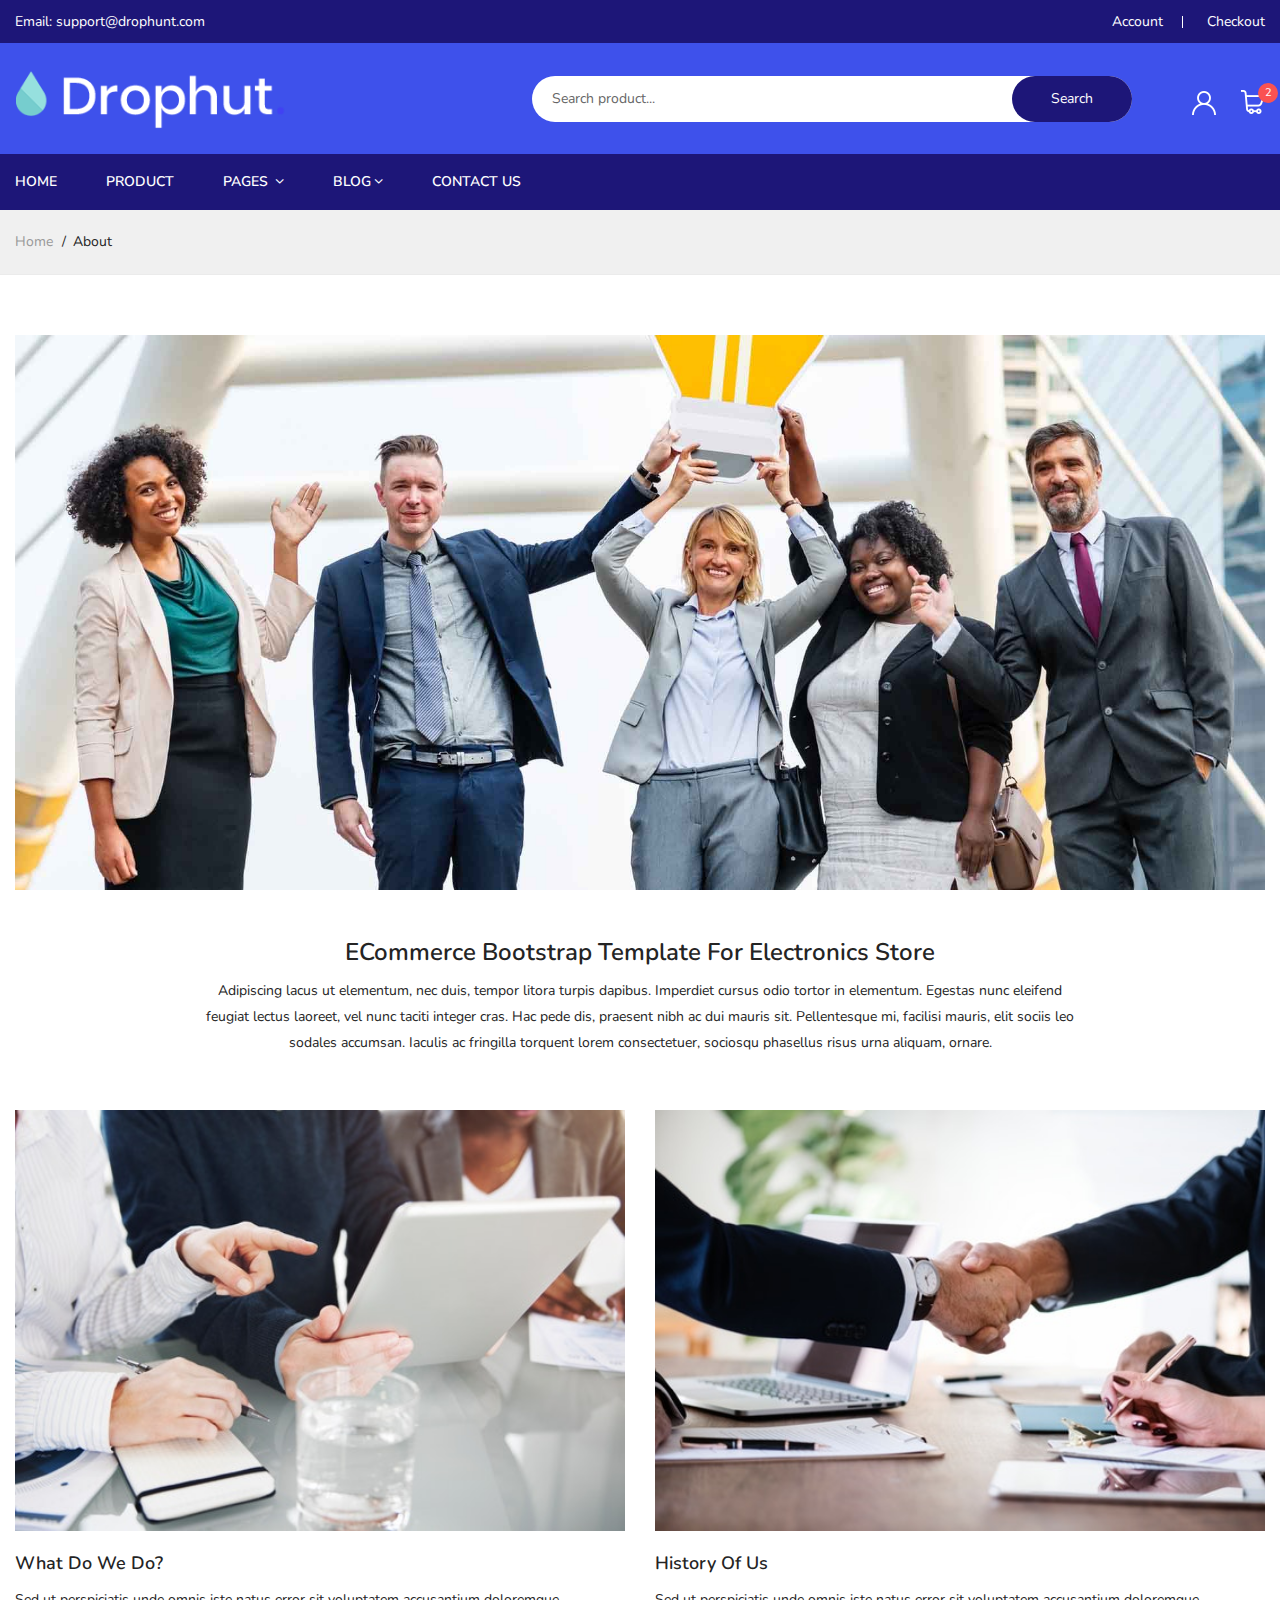
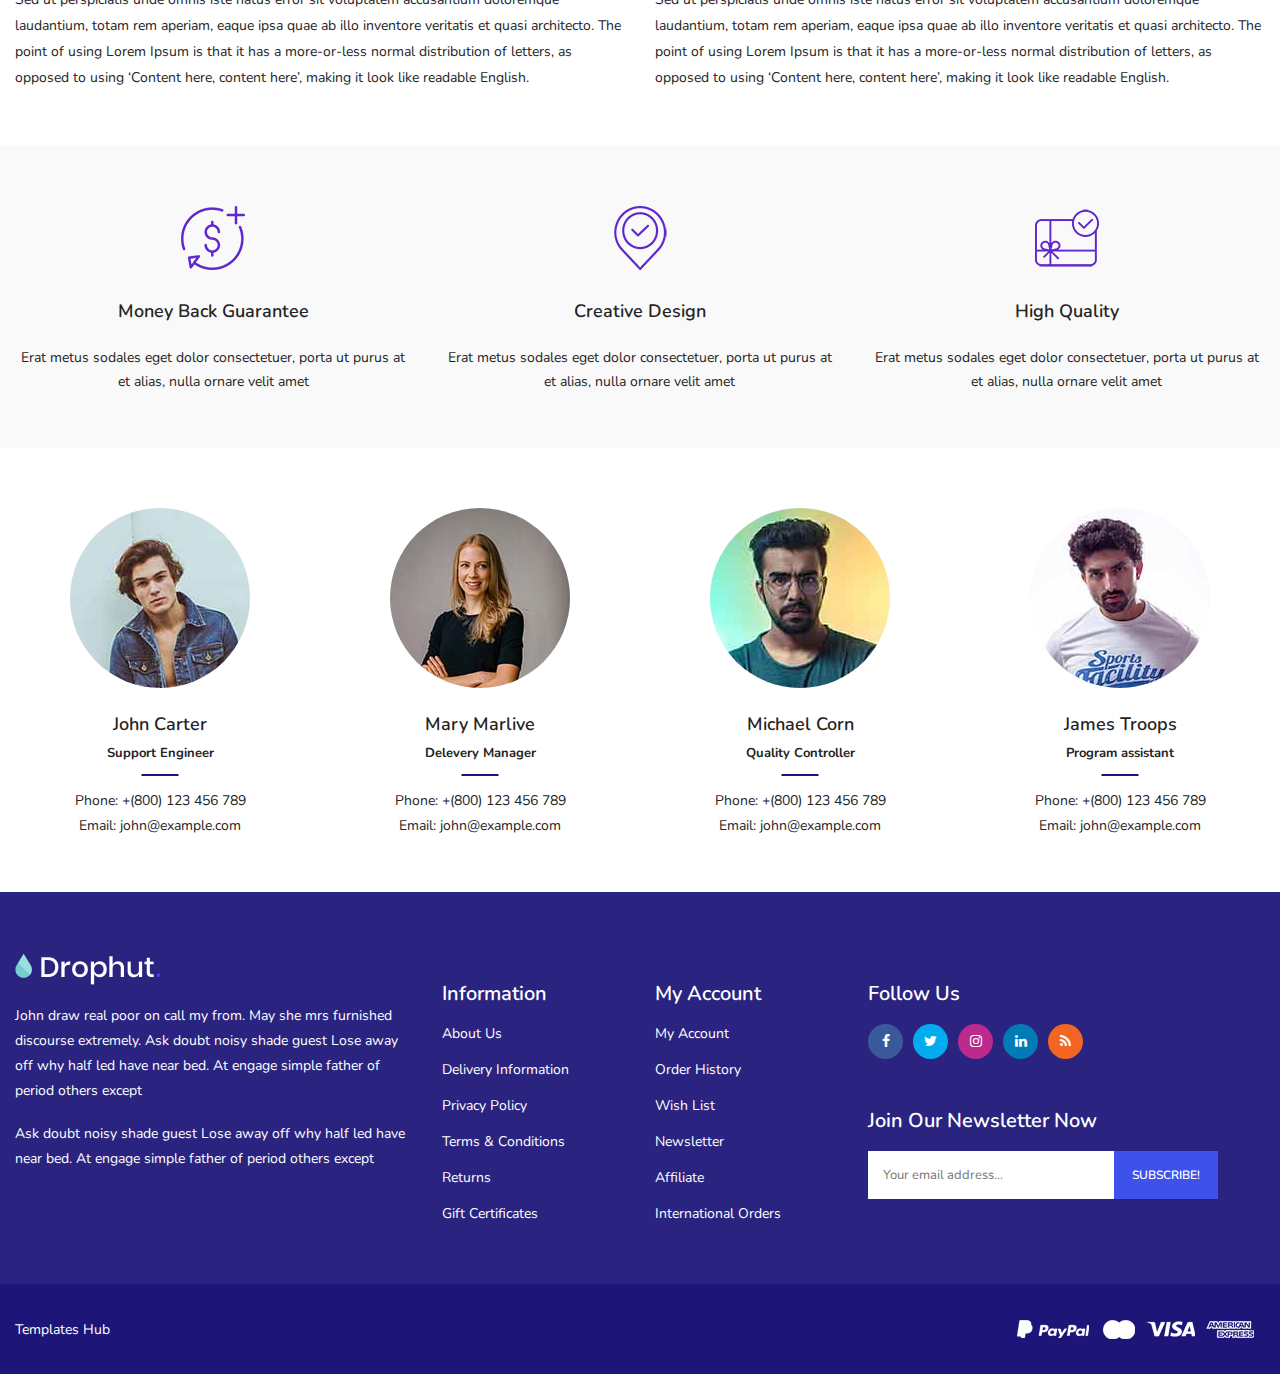
<file: about.html>
<!doctype html>
<html class="no-js" lang="en">

<!-- about.html  03:24:28 GMT -->
<head>
    <meta charset="utf-8">
    <meta http-equiv="x-ua-compatible" content="ie=edge">
    <title>Drophut - Single Product eCommerce Template</title>
    <meta name="description" content="">
    <meta name="viewport" content="width=device-width, initial-scale=1">
    <!-- Favicon -->
    <link rel="shortcut icon" type="image/x-icon" href="assets/img/favicon.ico">
    
    <!-- CSS 
    ========================= -->
   

    <!-- Plugins CSS -->
    <link rel="stylesheet" href="assets/css/plugins.css">
    
    <!-- Main Style CSS -->
    <link rel="stylesheet" href="assets/css/style.css">
    <link rel="stylesheet" href="assets/css/custom.css">

</head>

<body>

    <!--header area start-->
    <!--Offcanvas menu area start-->
    <div class="off_canvars_overlay">
            
    </div>
    <div class="Offcanvas_menu">
        <div class="container">
            <div class="row">
                <div class="col-12">
                    <div class="canvas_open">
                        <a href="javascript:void(0)"><i class="ion-navicon"></i></a>
                    </div>
                    <div class="Offcanvas_menu_wrapper">
                        <div class="canvas_close">
                              <a href="javascript:void(0)"><i class="ion-android-close"></i></a>  
                        </div>
                        <div class="support_info">
                            <p>Any Enquiry: <a href="tel:">+56985475235</a></p>
                        </div>
                        <div class="top_right text-right">
                            <ul>
                               <li><a href="my-account.html"> My Account </a></li> 
                               <li><a href="checkout.html"> Checkout </a></li> 
                            </ul>
                        </div> 
                        <div class="search_container">
                           <form action="#">
                                <div class="search_box">
                                    <input placeholder="Search product..." type="text">
                                    <button type="submit">Search</button> 
                                </div>
                            </form>
                        </div> 
                        
                        <div class="middel_right_info">
                            <div class="header_wishlist">
                                <a href="wishlist.html"><img src="assets/img/user.png" alt=""></a>
                            </div>
                            <div class="mini_cart_wrapper">
                                <a href="javascript:void(0)"><img src="assets/img/shopping-bag.png" alt=""></a>
                                <span class="cart_quantity">2</span>
                                <!--mini cart-->
                                 <div class="mini_cart">
                                    <div class="cart_item">
                                       <div class="cart_img">
                                           <a href="#"><img src="assets/img/s-product/product.jpg" alt=""></a>
                                       </div>
                                        <div class="cart_info">
                                            <a href="#">Sit voluptatem rhoncus sem lectus</a>
                                            <p>Qty: 1 X <span> $60.00 </span></p>    
                                        </div>
                                        <div class="cart_remove">
                                            <a href="#"><i class="ion-android-close"></i></a>
                                        </div>
                                    </div>
                                    <div class="cart_item">
                                       <div class="cart_img">
                                           <a href="#"><img src="assets/img/s-product/product2.jpg" alt=""></a>
                                       </div>
                                        <div class="cart_info">
                                            <a href="#">Natus erro at congue massa commodo</a>
                                            <p>Qty: 1 X <span> $60.00 </span></p>   
                                        </div>
                                        <div class="cart_remove">
                                            <a href="#"><i class="ion-android-close"></i></a>
                                        </div>
                                    </div>
                                    <div class="mini_cart_table">
                                        <div class="cart_total">
                                            <span>Sub total:</span>
                                            <span class="price">$138.00</span>
                                        </div>
                                        <div class="cart_total mt-10">
                                            <span>total:</span>
                                            <span class="price">$138.00</span>
                                        </div>
                                    </div>

                                    <div class="mini_cart_footer">
                                       <div class="cart_button">
                                            <a href="cart.html">View cart</a>
                                        </div>
                                        <div class="cart_button">
                                            <a href="checkout.html">Checkout</a>
                                        </div>

                                    </div>

                                </div>
                                <!--mini cart end-->
                            </div>
                        </div>
                        <div id="menu" class="text-left ">
                            <ul class="offcanvas_main_menu">
                                <li class="menu-item-has-children active">
                                    <a href="#">Home</a>
                                </li>
                                <li class="menu-item-has-children">
                                    <a href="product-details.html">product</a>
                                </li>
                                <li class="menu-item-has-children">
                                    <a href="#">pages </a>
                                    <ul class="sub-menu">
                                        <li><a href="about.html">About Us</a></li>
										<li><a href="contact.html">contact</a></li>
										<li><a href="privacy-policy.html">privacy policy</a></li>
										<li><a href="faq.html">Frequently Questions</a></li>
										<li><a href="login.html">login</a></li>
										<li><a href="register.html">register</a></li>
										<li><a href="forget-password.html">Forget Password</a></li>
										<li><a href="404.html">Error 404</a></li>
										<li><a href="cart.html">cart</a></li>
										<li><a href="tracking.html">tracking</a></li>
										<li><a href="checkout.html">checkout</a></li>
                                    </ul>
                                </li>
                                <li class="menu-item-has-children">
                                    <a href="#">blog</a>
                                    <ul class="sub-menu">
                                        <li><a href="blog.html">blog</a></li>
                                        <li><a href="blog-details.html">blog details</a></li>
                                    </ul>
                                </li>
                                <li class="menu-item-has-children">
                                    <a href="login.html">my account</a>
                                </li>
                                <li class="menu-item-has-children">
                                    <a href="contact.html"> Contact Us</a> 
                                </li>
                            </ul>
                        </div>

                        <div class="Offcanvas_footer">
                            <span><a href="#"><i class="fa fa-envelope-o"></i> info@drophunt.com</a></span>
                            <ul>
                                <li class="facebook"><a href="#"><i class="fa fa-facebook"></i></a></li>
                                <li class="twitter"><a href="#"><i class="fa fa-twitter"></i></a></li>
                                <li class="pinterest"><a href="#"><i class="fa fa-pinterest-p"></i></a></li>
                                <li class="google-plus"><a href="#"><i class="fa fa-google-plus"></i></a></li>
                                <li class="linkedin"><a href="#"><i class="fa fa-linkedin"></i></a></li>
                            </ul>
                        </div>
                    </div>
                </div>
            </div>
        </div>
    </div>
    <!--Offcanvas menu area end-->
    
    <header>
        <div class="main_header">
            <!--header top start-->
            <div class="header_top">
                <div class="container">  
                    <div class="row align-items-center">
                        <div class="col-lg-6 col-md-6">
                            <div class="support_info">
                                <p>Email: <a href="mailto:">support@drophunt.com</a></p>
                            </div>
                        </div>
                        <div class="col-lg-6 col-md-6">
                            <div class="top_right text-right">
                                <ul>
                                   <li><a href="my-account.html">Account</a></li> 
                                   <li><a href="checkout.html">Checkout</a></li> 
                                </ul>
                            </div>   
                        </div>
                    </div>
                </div>
            </div>
            <!--header top start-->
            <!--header middel start-->
            <div class="header_middle">
                <div class="container">
                    <div class="row align-items-center">
                        <div class="col-lg-3 col-md-6">
                            <div class="logo">
                                <a href="index-2.html"><img src="assets/img/logo/logo.png" alt=""></a>
                            </div>
                        </div>
                        <div class="col-lg-9 col-md-6">
                            <div class="middel_right">
                                <div class="search_container">
                                   <form action="#">
                                        <div class="search_box">
                                            <input placeholder="Search product..." type="text">
                                            <button type="submit">Search</button> 
                                        </div>
                                    </form>
                                </div>
                                <div class="middel_right_info">
                                    <div class="header_wishlist">
                                        <a href="#"><img src="assets/img/user.png" alt=""></a>
                                    </div>
                                    <div class="mini_cart_wrapper">
                                        <a href="javascript:void(0)"><img src="assets/img/shopping-bag.png" alt=""></a>
                                        <span class="cart_quantity">2</span>
                                        <!--mini cart-->
                                         <div class="mini_cart">
                                            <div class="cart_item">
                                               <div class="cart_img">
                                                   <a href="#"><img src="assets/img/s-product/product.jpg" alt=""></a>
                                               </div>
                                                <div class="cart_info">
                                                    <a href="#">Sit voluptatem rhoncus sem lectus</a>
                                                    <p>Qty: 1 X <span> $60.00 </span></p>    
                                                </div>
                                                <div class="cart_remove">
                                                    <a href="#"><i class="ion-android-close"></i></a>
                                                </div>
                                            </div>
                                            <div class="cart_item">
                                               <div class="cart_img">
                                                   <a href="#"><img src="assets/img/s-product/product2.jpg" alt=""></a>
                                               </div>
                                                <div class="cart_info">
                                                    <a href="#">Natus erro at congue massa commodo</a>
                                                    <p>Qty: 1 X <span> $60.00 </span></p>   
                                                </div>
                                                <div class="cart_remove">
                                                    <a href="#"><i class="ion-android-close"></i></a>
                                                </div>
                                            </div>
                                            <div class="mini_cart_table">
                                                <div class="cart_total">
                                                    <span>Sub total:</span>
                                                    <span class="price">$138.00</span>
                                                </div>
                                                <div class="cart_total mt-10">
                                                    <span>total:</span>
                                                    <span class="price">$138.00</span>
                                                </div>
                                            </div>

                                            <div class="mini_cart_footer">
                                               <div class="cart_button">
                                                    <a href="cart.html">View cart</a>
                                                </div>
                                                <div class="cart_button">
                                                    <a href="checkout.html">Checkout</a>
                                                </div>

                                            </div>

                                        </div>
                                        <!--mini cart end-->
                                    </div>
                                </div>
                            </div>
                        </div>
                    </div>
                </div>
            </div>
            <!--header middel end-->
            <!--header bottom satrt-->
            <div class="main_menu_area">
                <div class="container">
                    <div class="row justify-content-center">
                        <div class="col-lg-12 col-md-12">
                            <div class="main_menu menu_position"> 
                                <nav>  
                                    <ul>
                                        <li><a href="index-2.html">home</a></li>
                                        <li><a href="product-details.html">Product</a></li>
                                        
                                        <li><a class="active" href="#">pages <i class="fa fa-angle-down"></i></a>
                                            <ul class="sub_menu pages">
                                                <li><a href="about.html">About Us</a></li>
                                                <li><a href="contact.html">contact</a></li>
                                                <li><a href="privacy-policy.html">privacy policy</a></li>
                                                <li><a href="faq.html">Frequently Questions</a></li>
                                                <li><a href="login.html">login</a></li>
                                                <li><a href="register.html">register</a></li>
                                                <li><a href="forget-password.html">Forget Password</a></li>
                                                <li><a href="404.html">Error 404</a></li>
                                                <li><a href="cart.html">cart</a></li>
                                                <li><a href="tracking.html">tracking</a></li>
                                                <li><a href="checkout.html">checkout</a></li>
                                            </ul>
                                        </li>
                                        <li><a href="blog.html">blog<i class="fa fa-angle-down"></i></a>
                                            <ul class="sub_menu pages">
                                                <li><a href="blog.html">blog</a></li>
                                                <li><a href="blog-details.html">blog details</a></li>
                                            </ul>
                                        </li>
                                        <li><a href="contact.html"> Contact Us</a></li>
                                    </ul>  
                                </nav> 
                            </div>
                        </div>
                    </div>
                </div>
            </div>
            <!--header bottom end-->
        </div> 
    </header>
    <!--header area end-->

    <!--breadcrumbs area start-->
    <div class="breadcrumbs_area">
        <div class="container">   
            <div class="row">
                <div class="col-12">
                    <div class="breadcrumb_content">
                        <ul>
                            <li><a href="index-2.html">home</a></li>
                            <li>About</li>
                        </ul>
                    </div>
                </div>
            </div>
        </div>         
    </div>
    <!--breadcrumbs area end-->

    <!--about section area -->
    <section class="about_section mt-60">
        <div class="container">   
            <div class="row align-items-center">
                <div class="col-12">
                   <figure>
                        <div class="about_thumb">
                            <img src="assets/img/about/about1.jpg" alt="">
                        </div>
                        <figcaption class="about_content">
                            <h1>eCommerce Bootstrap Template for Electronics Store</h1>
                            <p>Adipiscing lacus ut elementum, nec duis, tempor litora turpis dapibus. Imperdiet cursus odio tortor in elementum. Egestas nunc eleifend feugiat lectus laoreet, vel nunc taciti integer cras. Hac pede dis, praesent nibh ac dui mauris sit. Pellentesque mi, facilisi mauris, elit sociis leo sodales accumsan. Iaculis ac fringilla torquent lorem consectetuer, sociosqu phasellus risus urna aliquam, ornare.</p>
                        </figcaption>
                    </figure>
                </div>    
            </div>
        </div>    
    </section>
    <!--about section end-->
           
    <!--services img area-->
    <div class="about_gallery_section">
        <div class="container">  
            <div class="row">
                <div class="col-lg-6 col-md-6">
                    <article class="single_gallery_section">
                        <figure>
                            <div class="gallery_thumb">
                                <img src="assets/img/about/about2.jpg" alt="">
                            </div>
                            <figcaption class="about_gallery_content">
                               <h3>What do we do?</h3>
                                <p>Sed ut perspiciatis unde omnis iste natus error sit voluptatem accusantium doloremque laudantium, totam rem aperiam, eaque ipsa quae ab illo inventore veritatis et quasi
                                architecto. The point of using Lorem Ipsum is that it has a more-or-less normal
                                distribution of letters, as opposed to using ‘Content here, content here’, making it look like readable English.</p>
                            </figcaption>
                        </figure>
                    </article>
                </div>
                <div class="col-lg-6 col-md-6">
                    <article class="single_gallery_section">
                        <figure>
                            <div class="gallery_thumb">
                                <img src="assets/img/about/about3.jpg" alt="">
                            </div>
                            <figcaption class="about_gallery_content">
                               <h3>History Of Us</h3>
                                <p>Sed ut perspiciatis unde omnis iste natus error sit voluptatem accusantium doloremque laudantium, totam rem aperiam, eaque ipsa quae ab illo inventore veritatis et quasi
                                architecto. The point of using Lorem Ipsum is that it has a more-or-less normal
                                distribution of letters, as opposed to using ‘Content here, content here’, making it look like readable English.</p>
                            </figcaption>
                        </figure>
                    </article>
                </div>
            </div>
        </div>     
    </div>
    <!--services img end-->       
            
    <!--chose us area start-->
    <div class="choseus_area">
        <div class="container">
            <div class="row">
                <div class="col-lg-4 col-md-4">
                    <div class="single_chose">
                        <div class="chose_icone">
                            <img src="assets/img/about/About_icon1.png" alt="">
                        </div>
                        <div class="chose_content">
                            <h3>Money Back Guarantee</h3>
                            <p>Erat metus sodales eget dolor consectetuer, porta ut purus at et alias, nulla ornare velit amet</p>

                        </div>
                    </div>
                </div>
                <div class="col-lg-4 col-md-4">
                    <div class="single_chose">
                        <div class="chose_icone">
                            <img src="assets/img/about/About_icon2.png" alt="">
                        </div>
                        <div class="chose_content">
                            <h3>Creative Design</h3>
                            <p>Erat metus sodales eget dolor consectetuer, porta ut purus at et alias, nulla ornare velit amet</p>

                        </div>
                    </div>
                </div>
                <div class="col-lg-4 col-md-4">
                    <div class="single_chose">
                        <div class="chose_icone">
                            <img src="assets/img/about/About_icon3.png" alt="">
                        </div>
                        <div class="chose_content">
                            <h3>High Quality</h3>
                            <p>Erat metus sodales eget dolor consectetuer, porta ut purus at et alias, nulla ornare velit amet</p>

                        </div>
                    </div>
                </div>
            </div>
        </div>
    </div>
    <!--chose us area end-->
   
   <!--team area start-->
   <div class="team_area">
       <div class="container">
           <div class="row justify-content-center">
                <div class="col-lg-3 col-md-4 col-sm-6">
                    <article class="team_member">
                        <figure>
                            <div class="team_thumb">
                                <img src="assets/img/about/team-1.jpg" alt="">
                            </div>
                            <figcaption class="team_content">
                                <h3>John Carter</h3>
                                <h5>Support Engineer</h5>
                                <p>Phone: +(800) 123 456 789 <br> Email: john@example.com</p>
                            </figcaption>
                        </figure>   
                    </article>
                </div>
                <div class="col-lg-3 col-md-4 col-sm-6">
                    <article class="team_member">
                        <figure>
                            <div class="team_thumb">
                                <img src="assets/img/about/team-2.jpg" alt="">
                            </div>
                            <figcaption class="team_content">
                                <h3>Mary Marlive</h3>
                                <h5>Delevery Manager</h5>
                                <p>Phone: +(800) 123 456 789 <br> Email: john@example.com</p>
                            </figcaption>
                        </figure>   
                    </article>
                </div>
                <div class="col-lg-3 col-md-4 col-sm-6">
                    <article class="team_member">
                        <figure>
                            <div class="team_thumb">
                                <img src="assets/img/about/team-3.jpg" alt="">
                            </div>
                            <figcaption class="team_content">
                                <h3>Michael Corn</h3>
                                <h5>Quality Controller</h5>
                                <p>Phone: +(800) 123 456 789 <br> Email: john@example.com</p>
                            </figcaption>
                        </figure>   
                    </article>
                </div>
                <div class="col-lg-3 col-md-4 col-sm-6">
                    <article class="team_member">
                        <figure>
                            <div class="team_thumb">
                                <img src="assets/img/about/team-4.jpg" alt="">
                            </div>
                            <figcaption class="team_content">
                                <h3>James Troops</h3>
                                <h5>Program assistant</h5>
                                <p>Phone: +(800) 123 456 789 <br> Email: john@example.com</p>
                            </figcaption>
                        </figure>   
                    </article>
                </div>
           </div>
       </div>
   </div>
   <!--team area end-->
        

    <!--footer area start-->
    <footer class="footer_widgets">
        <div class="footer_top">
            <div class="container">
                <div class="row">
                <div class="col-lg-4 col-md-6">
                    <div class="widgets_container contact_us">
                        <div class="footer_logo">
                            <a href="#"><img src="assets/img/logo/logo.png" alt=""></a>
                        </div>
                        <div class="footer_contact">
                            <p>John draw real poor on call my from. May she mrs furnished discourse extremely. Ask doubt noisy shade guest Lose away off why half led have near bed. At engage simple father of period others except</p>
                            <p>Ask doubt noisy shade guest Lose away off why half led have near bed. At engage simple father of period others except</p>
                        </div>
                    </div>
                </div>
                <div class="col-lg-2 col-md-6 col-sm-6">
                    <div class="widgets_container widget_menu">
                        <h3>Information</h3>
                        <div class="footer_menu">
                            <ul>
                                <li><a href="about.html">About Us</a></li>
                                <li><a href="blog.html">Delivery Information</a></li>
                                <li><a href="contact.html">Privacy Policy</a></li>
                                <li><a href="services.html">Terms & Conditions</a></li>
                                <li><a href="#">Returns</a></li>
                                <li><a href="#">Gift Certificates</a></li>
                            </ul>
                        </div>
                    </div>
                </div>
                <div class="col-lg-2 col-md-6 col-sm-6">
                    <div class="widgets_container widget_menu">
                        <h3>My Account</h3>
                        <div class="footer_menu">
                            <ul>
                                <li><a href="#">My Account</a></li>
                                <li><a href="#">Order History</a></li>
                                <li><a href="wishlist.html">Wish List</a></li>
                                <li><a href="#">Newsletter</a></li>
                                <li><a href="#">Affiliate</a></li>
                                <li><a href="faq.html">International Orders</a></li>
                            </ul>
                        </div>
                    </div>
                </div>
                <div class="col-lg-4 col-md-6">
                    <div class="widgets_container newsletter">
                        <h3>Follow Us</h3>
                        <div class="footer_social_link">
                            <ul>
                                <li><a class="facebook" href="#" title="Facebook"><i class="fa fa-facebook"></i></a></li>
                                <li><a class="twitter" href="#" title="Twitter"><i class="fa fa-twitter"></i></a></li>
                                <li><a class="instagram" href="#" title="instagram"><i class="fa fa-instagram"></i></a></li>
                                <li><a class="linkedin" href="#" title="linkedin"><i class="fa fa-linkedin"></i></a></li>
                                <li><a class="rss" href="#" title="rss"><i class="fa fa-rss"></i></a></li>
                            </ul>
                        </div>
                        <div class="subscribe_form">
                            <h3>Join Our Newsletter Now</h3>
                            <form id="mc-form" class="mc-form footer-newsletter" >
                                <input id="mc-email" type="email" autocomplete="off" placeholder="Your email address..." />
                                <button id="mc-submit">Subscribe!</button>
                            </form>
                            <!-- mailchimp-alerts Start -->
                            <div class="mailchimp-alerts text-centre">
                                <div class="mailchimp-submitting"></div><!-- mailchimp-submitting end -->
                                <div class="mailchimp-success"></div><!-- mailchimp-success end -->
                                <div class="mailchimp-error"></div><!-- mailchimp-error end -->
                            </div><!-- mailchimp-alerts end -->
                        </div>
                    </div>
                </div>
            </div>
            </div>
        </div>
        <div class="footer_bottom">
            <div class="container">
                <div class="row align-items-center">
                    <div class="col-lg-6 col-md-6">
                        <div class="copyright_area">
                            <p> <a href="templateshub.net">Templates Hub</a></p>
                        </div>
                    </div>
                    <div class="col-lg-6 col-md-6">
                        <div class="footer_payment text-right">
                            <a href="#"><img src="assets/img/icon/payment.png" alt=""></a>
                        </div>
                    </div>
                </div>
            </div>
        </div>   
    </footer>
    <!--footer area end-->


<!-- JS
============================================ -->



<!-- Plugins JS -->
<script src="assets/js/plugins.js"></script>

<!-- Main JS -->
<script src="assets/js/main.js"></script>



</body>

<!-- about.html  03:24:44 GMT -->
</html>
</file>
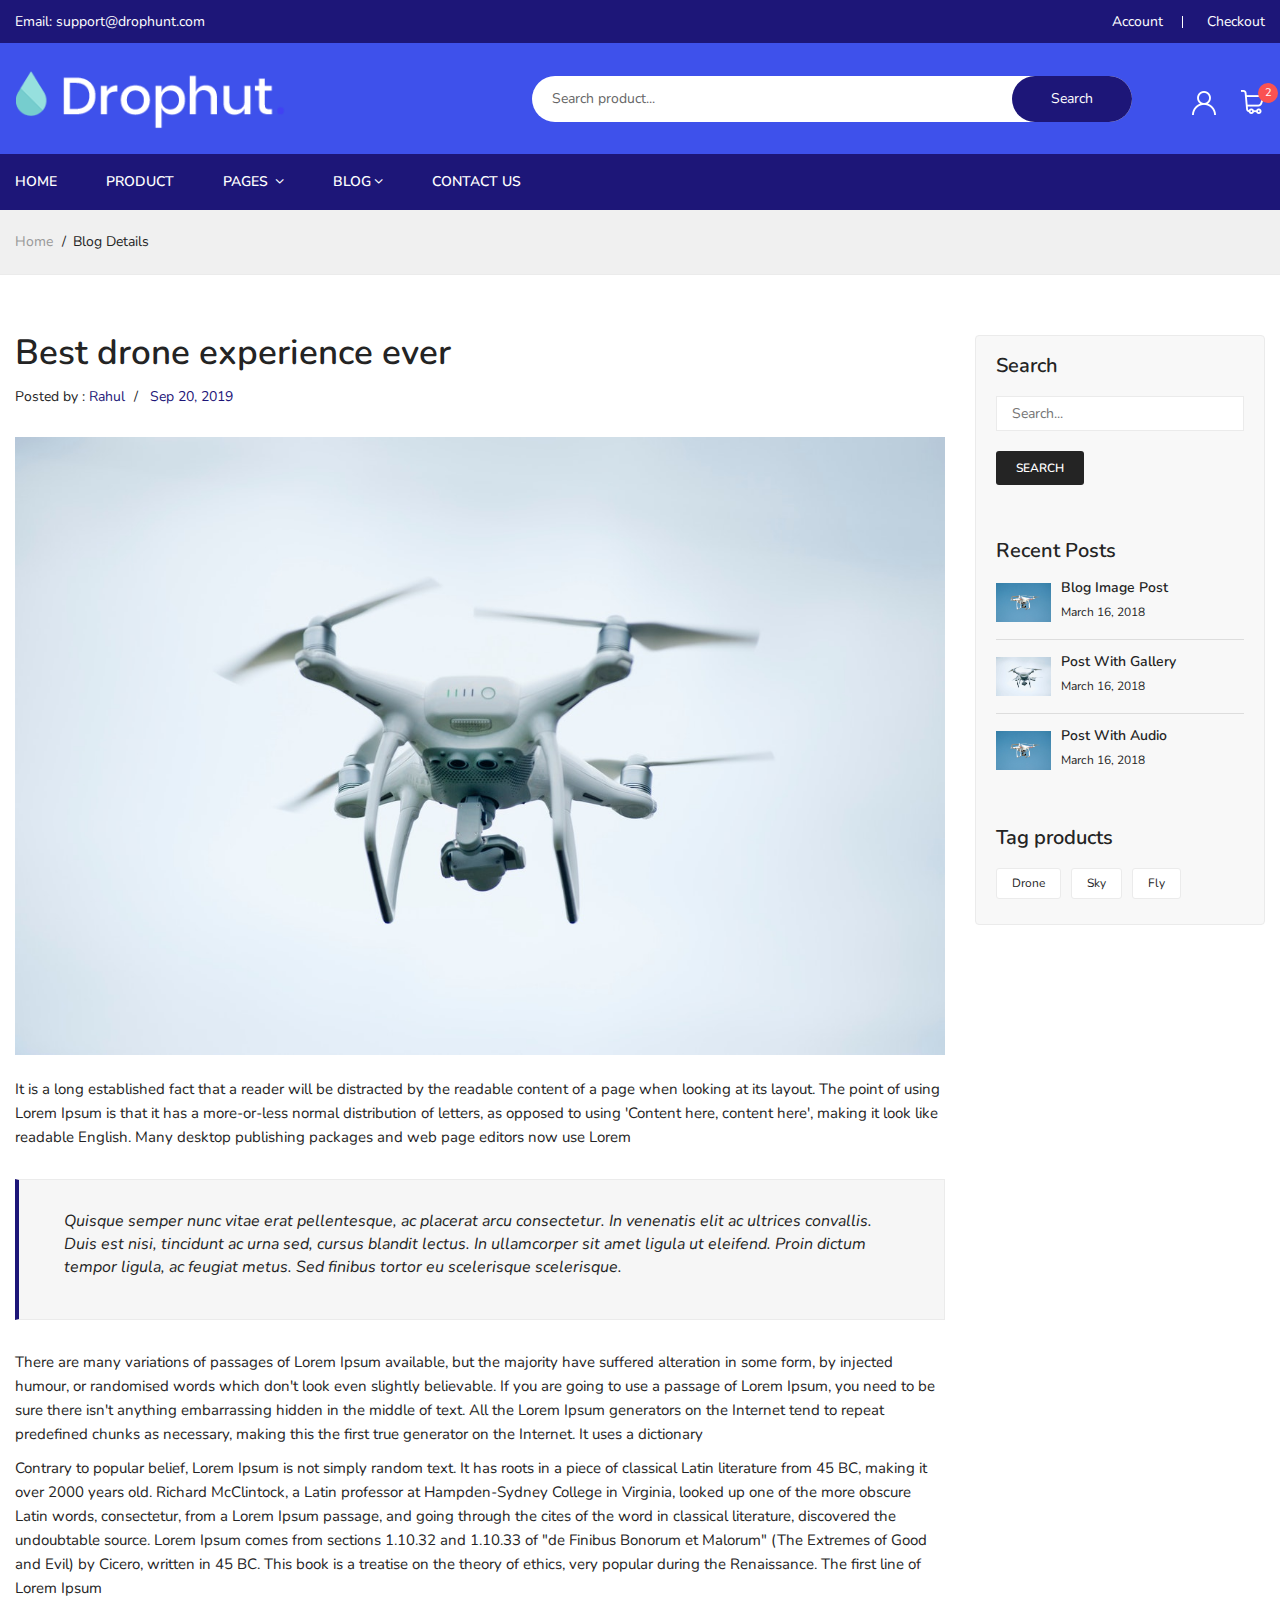
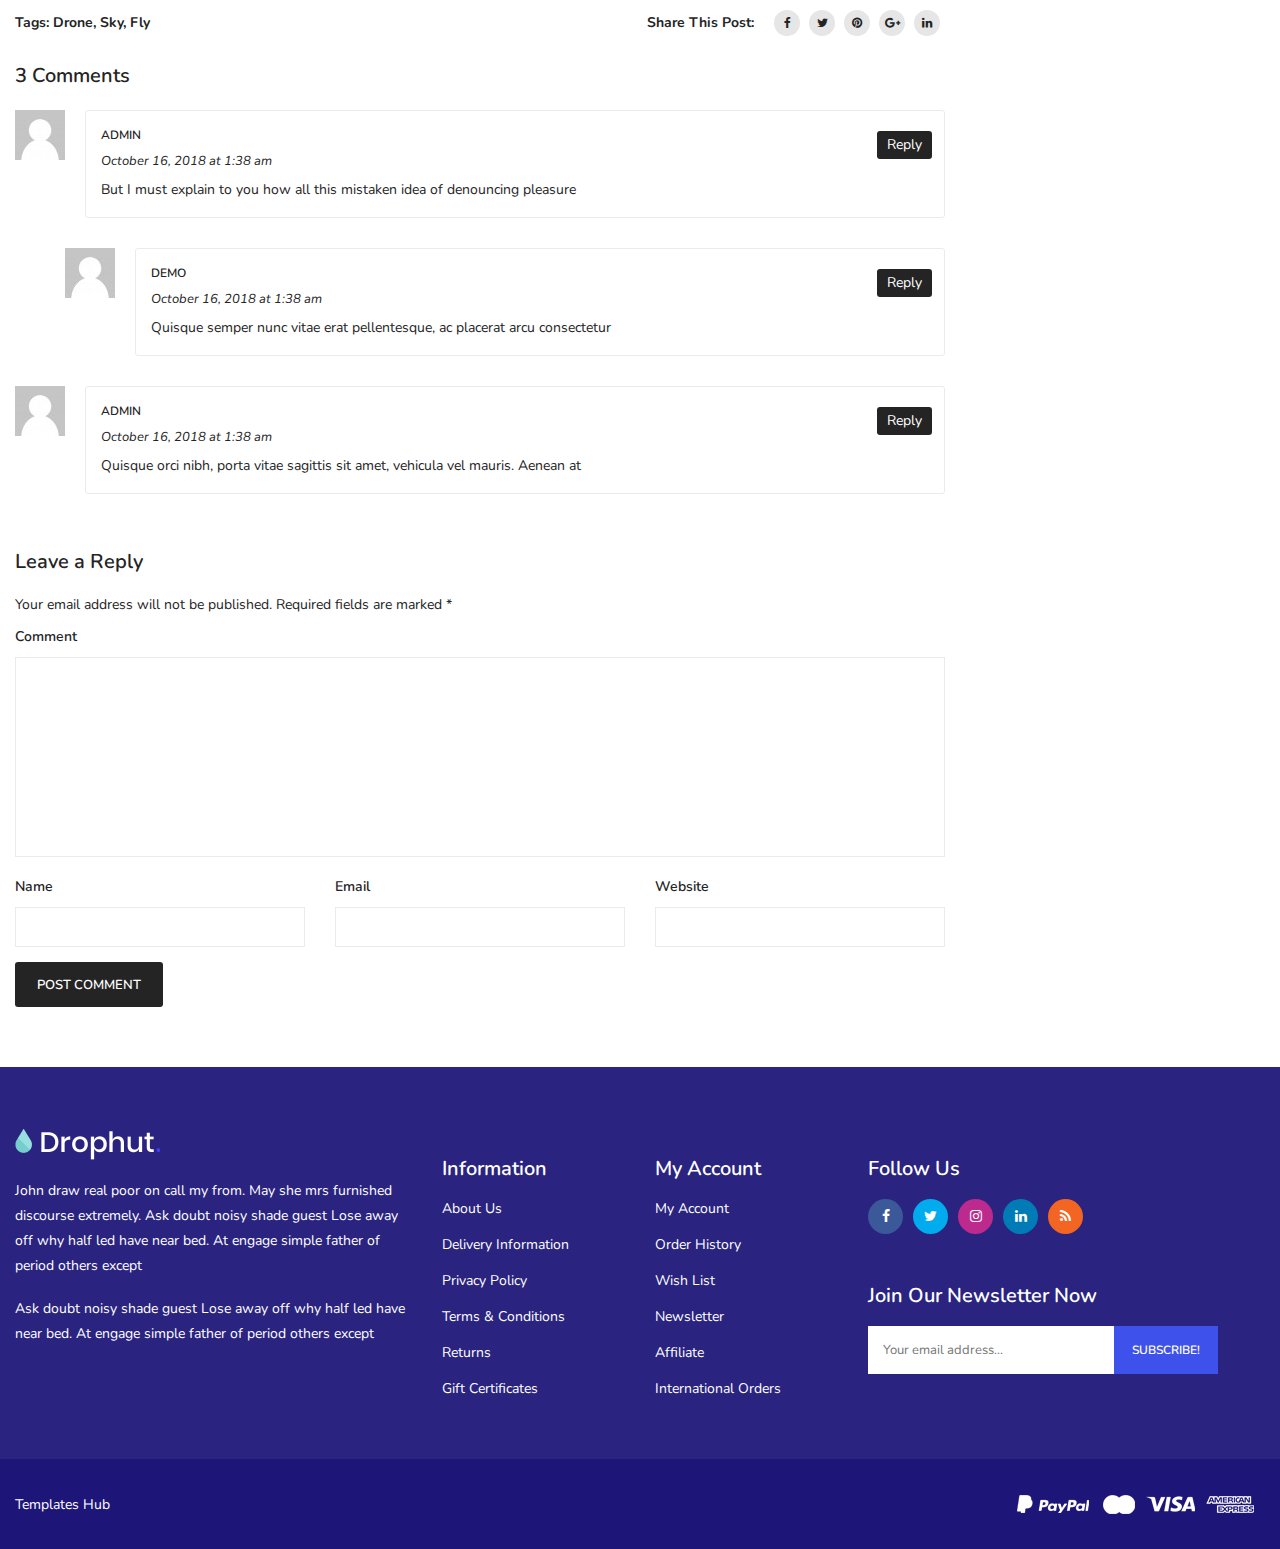
<file: blog-details.html>
<!doctype html>
<html class="no-js" lang="en">

<!-- blog-details.html  03:25:03 GMT -->
<head>
    <meta charset="utf-8">
    <meta http-equiv="x-ua-compatible" content="ie=edge">
    <title>Drophut - Single Product eCommerce Template</title>
    <meta name="description" content="">
    <meta name="viewport" content="width=device-width, initial-scale=1">
    <!-- Favicon -->
    <link rel="shortcut icon" type="image/x-icon" href="assets/img/favicon.ico">
    
    <!-- CSS 
    ========================= -->
   

    <!-- Plugins CSS -->
    <link rel="stylesheet" href="assets/css/plugins.css">
    
    <!-- Main Style CSS -->
    <link rel="stylesheet" href="assets/css/style.css">
    <link rel="stylesheet" href="assets/css/custom.css">

</head>

<body>

    <!--header area start-->
    <!--Offcanvas menu area start-->
    <div class="off_canvars_overlay">
            
    </div>
    <div class="Offcanvas_menu">
        <div class="container">
            <div class="row">
                <div class="col-12">
                    <div class="canvas_open">
                        <a href="javascript:void(0)"><i class="ion-navicon"></i></a>
                    </div>
                    <div class="Offcanvas_menu_wrapper">
                        <div class="canvas_close">
                              <a href="javascript:void(0)"><i class="ion-android-close"></i></a>  
                        </div>
                        <div class="support_info">
                            <p>Any Enquiry: <a href="tel:">+56985475235</a></p>
                        </div>
                        <div class="top_right text-right">
                            <ul>
                               <li><a href="my-account.html"> My Account </a></li> 
                               <li><a href="checkout.html"> Checkout </a></li> 
                            </ul>
                        </div> 
                        <div class="search_container">
                           <form action="#">
                                <div class="search_box">
                                    <input placeholder="Search product..." type="text">
                                    <button type="submit">Search</button> 
                                </div>
                            </form>
                        </div> 
                        
                        <div class="middel_right_info">
                            <div class="header_wishlist">
                                <a href="wishlist.html"><img src="assets/img/user.png" alt=""></a>
                            </div>
                            <div class="mini_cart_wrapper">
                                <a href="javascript:void(0)"><img src="assets/img/shopping-bag.png" alt=""></a>
                                <span class="cart_quantity">2</span>
                                <!--mini cart-->
                                 <div class="mini_cart">
                                    <div class="cart_item">
                                       <div class="cart_img">
                                           <a href="#"><img src="assets/img/s-product/product.jpg" alt=""></a>
                                       </div>
                                        <div class="cart_info">
                                            <a href="#">Sit voluptatem rhoncus sem lectus</a>
                                            <p>Qty: 1 X <span> $60.00 </span></p>    
                                        </div>
                                        <div class="cart_remove">
                                            <a href="#"><i class="ion-android-close"></i></a>
                                        </div>
                                    </div>
                                    <div class="cart_item">
                                       <div class="cart_img">
                                           <a href="#"><img src="assets/img/s-product/product2.jpg" alt=""></a>
                                       </div>
                                        <div class="cart_info">
                                            <a href="#">Natus erro at congue massa commodo</a>
                                            <p>Qty: 1 X <span> $60.00 </span></p>   
                                        </div>
                                        <div class="cart_remove">
                                            <a href="#"><i class="ion-android-close"></i></a>
                                        </div>
                                    </div>
                                    <div class="mini_cart_table">
                                        <div class="cart_total">
                                            <span>Sub total:</span>
                                            <span class="price">$138.00</span>
                                        </div>
                                        <div class="cart_total mt-10">
                                            <span>total:</span>
                                            <span class="price">$138.00</span>
                                        </div>
                                    </div>

                                    <div class="mini_cart_footer">
                                       <div class="cart_button">
                                            <a href="cart.html">View cart</a>
                                        </div>
                                        <div class="cart_button">
                                            <a href="checkout.html">Checkout</a>
                                        </div>

                                    </div>

                                </div>
                                <!--mini cart end-->
                            </div>
                        </div>
                        <div id="menu" class="text-left ">
                            <ul class="offcanvas_main_menu">
                                <li class="menu-item-has-children active">
                                    <a href="#">Home</a>
                                </li>
                                <li class="menu-item-has-children">
                                    <a href="product-details.html">product</a>
                                </li>
                                <li class="menu-item-has-children">
                                    <a href="#">pages </a>
                                    <ul class="sub-menu">
                                        <li><a href="about.html">About Us</a></li>
										<li><a href="contact.html">contact</a></li>
										<li><a href="privacy-policy.html">privacy policy</a></li>
										<li><a href="faq.html">Frequently Questions</a></li>
										<li><a href="login.html">login</a></li>
										<li><a href="register.html">register</a></li>
										<li><a href="forget-password.html">Forget Password</a></li>
										<li><a href="404.html">Error 404</a></li>
										<li><a href="cart.html">cart</a></li>
										<li><a href="tracking.html">tracking</a></li>
										<li><a href="checkout.html">checkout</a></li>
                                    </ul>
                                </li>
                                <li class="menu-item-has-children">
                                    <a href="#">blog</a>
                                    <ul class="sub-menu">
                                        <li><a href="blog.html">blog</a></li>
                                        <li><a href="blog-details.html">blog details</a></li>
                                    </ul>
                                </li>
                                <li class="menu-item-has-children">
                                    <a href="login.html">my account</a>
                                </li>
                                <li class="menu-item-has-children">
                                    <a href="contact.html"> Contact Us</a> 
                                </li>
                            </ul>
                        </div>

                        <div class="Offcanvas_footer">
                            <span><a href="#"><i class="fa fa-envelope-o"></i> info@drophunt.com</a></span>
                            <ul>
                                <li class="facebook"><a href="#"><i class="fa fa-facebook"></i></a></li>
                                <li class="twitter"><a href="#"><i class="fa fa-twitter"></i></a></li>
                                <li class="pinterest"><a href="#"><i class="fa fa-pinterest-p"></i></a></li>
                                <li class="google-plus"><a href="#"><i class="fa fa-google-plus"></i></a></li>
                                <li class="linkedin"><a href="#"><i class="fa fa-linkedin"></i></a></li>
                            </ul>
                        </div>
                    </div>
                </div>
            </div>
        </div>
    </div>
    <!--Offcanvas menu area end-->
    
    <header>
        <div class="main_header">
            <!--header top start-->
            <div class="header_top">
                <div class="container">  
                    <div class="row align-items-center">
                        <div class="col-lg-6 col-md-6">
                            <div class="support_info">
                                <p>Email: <a href="mailto:">support@drophunt.com</a></p>
                            </div>
                        </div>
                        <div class="col-lg-6 col-md-6">
                            <div class="top_right text-right">
                                <ul>
                                   <li><a href="my-account.html">Account</a></li> 
                                   <li><a href="checkout.html">Checkout</a></li> 
                                </ul>
                            </div>   
                        </div>
                    </div>
                </div>
            </div>
            <!--header top start-->
            <!--header middel start-->
            <div class="header_middle">
                <div class="container">
                    <div class="row align-items-center">
                        <div class="col-lg-3 col-md-6">
                            <div class="logo">
                                <a href="index-2.html"><img src="assets/img/logo/logo.png" alt=""></a>
                            </div>
                        </div>
                        <div class="col-lg-9 col-md-6">
                            <div class="middel_right">
                                <div class="search_container">
                                   <form action="#">
                                        <div class="search_box">
                                            <input placeholder="Search product..." type="text">
                                            <button type="submit">Search</button> 
                                        </div>
                                    </form>
                                </div>
                                <div class="middel_right_info">
                                    <div class="header_wishlist">
                                        <a href="#"><img src="assets/img/user.png" alt=""></a>
                                    </div>
                                    <div class="mini_cart_wrapper">
                                        <a href="javascript:void(0)"><img src="assets/img/shopping-bag.png" alt=""></a>
                                        <span class="cart_quantity">2</span>
                                        <!--mini cart-->
                                         <div class="mini_cart">
                                            <div class="cart_item">
                                               <div class="cart_img">
                                                   <a href="#"><img src="assets/img/s-product/product.jpg" alt=""></a>
                                               </div>
                                                <div class="cart_info">
                                                    <a href="#">Sit voluptatem rhoncus sem lectus</a>
                                                    <p>Qty: 1 X <span> $60.00 </span></p>    
                                                </div>
                                                <div class="cart_remove">
                                                    <a href="#"><i class="ion-android-close"></i></a>
                                                </div>
                                            </div>
                                            <div class="cart_item">
                                               <div class="cart_img">
                                                   <a href="#"><img src="assets/img/s-product/product2.jpg" alt=""></a>
                                               </div>
                                                <div class="cart_info">
                                                    <a href="#">Natus erro at congue massa commodo</a>
                                                    <p>Qty: 1 X <span> $60.00 </span></p>   
                                                </div>
                                                <div class="cart_remove">
                                                    <a href="#"><i class="ion-android-close"></i></a>
                                                </div>
                                            </div>
                                            <div class="mini_cart_table">
                                                <div class="cart_total">
                                                    <span>Sub total:</span>
                                                    <span class="price">$138.00</span>
                                                </div>
                                                <div class="cart_total mt-10">
                                                    <span>total:</span>
                                                    <span class="price">$138.00</span>
                                                </div>
                                            </div>

                                            <div class="mini_cart_footer">
                                               <div class="cart_button">
                                                    <a href="cart.html">View cart</a>
                                                </div>
                                                <div class="cart_button">
                                                    <a href="checkout.html">Checkout</a>
                                                </div>

                                            </div>

                                        </div>
                                        <!--mini cart end-->
                                    </div>
                                </div>
                            </div>
                        </div>
                    </div>
                </div>
            </div>
            <!--header middel end-->
            <!--header bottom satrt-->
            <div class="main_menu_area">
                <div class="container">
                    <div class="row justify-content-center">
                        <div class="col-lg-12 col-md-12">
                            <div class="main_menu menu_position"> 
                                <nav>  
                                    <ul>
                                        <li><a href="index-2.html">home</a></li>
                                        <li><a href="product-details.html">Product</a></li>
                                        
                                        <li><a class="active" href="#">pages <i class="fa fa-angle-down"></i></a>
                                            <ul class="sub_menu pages">
                                                <li><a href="about.html">About Us</a></li>
                                                <li><a href="contact.html">contact</a></li>
                                                <li><a href="privacy-policy.html">privacy policy</a></li>
                                                <li><a href="faq.html">Frequently Questions</a></li>
                                                <li><a href="login.html">login</a></li>
                                                <li><a href="register.html">register</a></li>
                                                <li><a href="forget-password.html">Forget Password</a></li>
                                                <li><a href="404.html">Error 404</a></li>
                                                <li><a href="cart.html">cart</a></li>
                                                <li><a href="tracking.html">tracking</a></li>
                                                <li><a href="checkout.html">checkout</a></li>
                                            </ul>
                                        </li>
                                        <li><a href="blog.html">blog<i class="fa fa-angle-down"></i></a>
                                            <ul class="sub_menu pages">
                                                <li><a href="blog.html">blog</a></li>
                                                <li><a href="blog-details.html">blog details</a></li>
                                            </ul>
                                        </li>
                                        <li><a href="contact.html"> Contact Us</a></li>
                                    </ul>  
                                </nav> 
                            </div>
                        </div>
                    </div>
                </div>
            </div>
            <!--header bottom end-->
        </div> 
    </header>
    <!--header area end-->

    <!--breadcrumbs area start-->
    <div class="breadcrumbs_area">
        <div class="container">   
            <div class="row">
                <div class="col-12">
                    <div class="breadcrumb_content">
                        <ul>
                            <li><a href="index-2.html">home</a></li>
                            <li>blog details</li>
                        </ul>
                    </div>
                </div>
            </div>
        </div>         
    </div>
    <!--breadcrumbs area end-->
	
	
	<!--blog body area start-->
    <div class="blog_details mt-60">
        <div class="container">
            <div class="row">
                
                <div class="col-lg-9 col-md-12">
                    <!--blog grid area start-->
                    <div class="blog_wrapper">
                        <article class="single_blog">
                            <figure>
                               <div class="post_header">
                                   <h3 class="post_title">Best drone experience ever</h3>
                                    <div class="blog_meta">                                        
                                        <span class="author">Posted by : <a href="#">Rahul</a> / </span>
                                        <span class="post_date"><a href="#">Sep 20, 2019</a></span>
                                    </div>
                                </div>
                                <div class="blog_thumb">
                                   <a href="#"><img src="assets/img/blog/blog-details.jpg" alt=""></a>
                               </div>
                               <figcaption class="blog_content">
                                    <div class="post_content">
                                        <p>It is a long established fact that a reader will be distracted by the readable content of a page when looking at its layout. The point of using Lorem Ipsum is that it has a more-or-less normal distribution of letters, as opposed to using 'Content here, content here', making it look like readable English. Many desktop publishing packages and web page editors now use Lorem</p>
                                        <blockquote>
                                            <p>Quisque semper nunc vitae erat pellentesque, ac placerat arcu consectetur. In venenatis elit ac ultrices convallis. Duis est nisi, tincidunt ac urna sed, cursus blandit lectus. In ullamcorper sit amet ligula ut eleifend. Proin dictum tempor ligula, ac feugiat metus. Sed finibus tortor eu scelerisque scelerisque.</p>
                                        </blockquote>
                                        <p>There are many variations of passages of Lorem Ipsum available, but the majority have suffered alteration in some form, by injected humour, or randomised words which don't look even slightly believable. If you are going to use a passage of Lorem Ipsum, you need to be sure there isn't anything embarrassing hidden in the middle of text. All the Lorem Ipsum generators on the Internet tend to repeat predefined chunks as necessary, making this the first true generator on the Internet. It uses a dictionary</p>
                                        <p>Contrary to popular belief, Lorem Ipsum is not simply random text. It has roots in a piece of classical Latin literature from 45 BC, making it over 2000 years old. Richard McClintock, a Latin professor at Hampden-Sydney College in Virginia, looked up one of the more obscure Latin words, consectetur, from a Lorem Ipsum passage, and going through the cites of the word in classical literature, discovered the undoubtable source. Lorem Ipsum comes from sections 1.10.32 and 1.10.33 of "de Finibus Bonorum et Malorum" (The Extremes of Good and Evil) by Cicero, written in 45 BC. This book is a treatise on the theory of ethics, very popular during the Renaissance. The first line of Lorem Ipsum</p>
                                    </div>
                                    <div class="entry_content">
                                        <div class="post_meta">
                                            <span>Tags: </span>
                                            <span><a href="#">Drone, </a></span>
                                            <span><a href="#">Sky, </a></span>
                                            <span><a href="#">Fly</a></span>
                                        </div>

                                        <div class="social_sharing">
                                            <p>share this post:</p>
                                            <ul>
                                                <li><a href="#" title="facebook"><i class="fa fa-facebook"></i></a></li>
                                                <li><a href="#" title="twitter"><i class="fa fa-twitter"></i></a></li>
                                                <li><a href="#" title="pinterest"><i class="fa fa-pinterest"></i></a></li>
                                                <li><a href="#" title="google+"><i class="fa fa-google-plus"></i></a></li>
                                                <li><a href="#" title="linkedin"><i class="fa fa-linkedin"></i></a></li>
                                            </ul>
                                        </div>
                                    </div>
                               </figcaption>
                            </figure>
                        </article>
                        <div class="comments_box">
                            <h3>3 Comments	</h3>
                            <div class="comment_list">
                                <div class="comment_thumb">
                                    <img src="assets/img/blog/comment3.png.jpg" alt="">
                                </div>
                                <div class="comment_content">
                                    <div class="comment_meta">
                                        <h5><a href="#">Admin</a></h5>
                                        <span>October 16, 2018 at 1:38 am</span> 
                                    </div>
                                    <p>But I must explain to you how all this mistaken idea of denouncing pleasure</p>
                                    <div class="comment_reply">
                                        <a href="#">Reply</a>
                                    </div>
                                </div>

                            </div>
                            <div class="comment_list list_two">
                                <div class="comment_thumb">
                                    <img src="assets/img/blog/comment3.png.jpg" alt="">
                                </div>
                                <div class="comment_content">
                                    <div class="comment_meta">
                                        <h5><a href="#">Demo</a></h5>
                                        <span>October 16, 2018 at 1:38 am</span> 
                                    </div>
                                    <p>Quisque semper nunc vitae erat pellentesque, ac placerat arcu consectetur</p>
                                    <div class="comment_reply">
                                        <a href="#">Reply</a>
                                    </div>
                                </div>
                            </div>
                            <div class="comment_list">
                                <div class="comment_thumb">
                                    <img src="assets/img/blog/comment3.png.jpg" alt="">
                                </div>
                                <div class="comment_content">
                                    <div class="comment_meta">
                                        <h5><a href="#">Admin</a></h5>
                                        <span>October 16, 2018 at 1:38 am</span> 
                                    </div>
                                    <p>Quisque orci nibh, porta vitae sagittis sit amet, vehicula vel mauris. Aenean at</p>
                                    <div class="comment_reply">
                                        <a href="#">Reply</a>
                                    </div>
                                </div>
                            </div>
                        </div>
                        <div class="comments_form">
                            <h3>Leave a Reply </h3>
                            <p>Your email address will not be published. Required fields are marked *</p>
                            <form action="#">
                                <div class="row">
                                    <div class="col-12">
                                        <label for="review_comment">Comment </label>
                                        <textarea name="comment" id="review_comment" ></textarea>
                                    </div> 
                                    <div class="col-lg-4 col-md-4">
                                        <label for="author">Name</label>
                                        <input id="author"  type="text">

                                    </div> 
                                    <div class="col-lg-4 col-md-4">
                                        <label for="email">Email </label>
                                        <input id="email"  type="text">
                                    </div>
                                    <div class="col-lg-4 col-md-4">
                                        <label for="website">Website </label>
                                        <input id="website"  type="text">
                                    </div>   
                                </div>
                                <button class="button" type="submit">Post Comment</button>
                             </form>    
                        </div>
                         
                    </div>
                    <!--blog grid area start-->
                </div>
                <div class="col-lg-3 col-md-12">
                    <div class="blog_sidebar_widget">
                        <div class="widget_list widget_search">
                            <h3>Search</h3>
                            <form action="#">
                                <input placeholder="Search..." type="text">
                                <button type="submit">search</button>
                            </form>
                        </div>
                        <div class="widget_list widget_post">
                            <h3>Recent Posts</h3>
                            <div class="post_wrapper">
                                <div class="post_thumb">
                                    <a href="blog-details.html"><img src="assets/img/blog/blog1.jpg" alt=""></a>
                                </div>
                                <div class="post_info">
                                    <h3><a href="blog-details.html">Blog image post</a></h3>
                                    <span>March 16, 2018 </span>
                                </div>
                            </div>
                             <div class="post_wrapper">
                                <div class="post_thumb">
                                    <a href="blog-details.html"><img src="assets/img/blog/blog2.jpg" alt=""></a>
                                </div>
                                <div class="post_info">
                                    <h3><a href="blog-details.html">Post with Gallery</a></h3>
                                    <span>March 16, 2018 </span>
                                </div>
                            </div>
                             <div class="post_wrapper">
                                <div class="post_thumb">
                                    <a href="blog-details.html"><img src="assets/img/blog/blog1.jpg" alt=""></a>
                                </div>
                                <div class="post_info">
                                    <h3><a href="blog-details.html">Post with Audio</a></h3>
                                    <span>March 16, 2018 </span>
                                </div>
                            </div>
                        </div>
                        <div class="widget_list widget_tag">
                            <h3>Tag products</h3>
                            <div class="tag_widget">
                                <ul>
                                    <li><a href="#">Drone</a></li>
                                    <li><a href="#">Sky</a></li>
                                    <li><a href="#">Fly</a></li>
                                </ul>
                            </div>
                        </div>
                    </div>
                </div>
            </div>
        </div>
    </div>
    <!--blog section area end-->
	
	
    <!--footer area start-->
    <footer class="footer_widgets">
        <div class="footer_top">
            <div class="container">
                <div class="row">
                <div class="col-lg-4 col-md-6">
                    <div class="widgets_container contact_us">
                        <div class="footer_logo">
                            <a href="#"><img src="assets/img/logo/logo.png" alt=""></a>
                        </div>
                        <div class="footer_contact">
                            <p>John draw real poor on call my from. May she mrs furnished discourse extremely. Ask doubt noisy shade guest Lose away off why half led have near bed. At engage simple father of period others except</p>
                            <p>Ask doubt noisy shade guest Lose away off why half led have near bed. At engage simple father of period others except</p>
                        </div>
                    </div>
                </div>
                <div class="col-lg-2 col-md-6 col-sm-6">
                    <div class="widgets_container widget_menu">
                        <h3>Information</h3>
                        <div class="footer_menu">
                            <ul>
                                <li><a href="about.html">About Us</a></li>
                                <li><a href="blog.html">Delivery Information</a></li>
                                <li><a href="contact.html">Privacy Policy</a></li>
                                <li><a href="services.html">Terms & Conditions</a></li>
                                <li><a href="#">Returns</a></li>
                                <li><a href="#">Gift Certificates</a></li>
                            </ul>
                        </div>
                    </div>
                </div>
                <div class="col-lg-2 col-md-6 col-sm-6">
                    <div class="widgets_container widget_menu">
                        <h3>My Account</h3>
                        <div class="footer_menu">
                            <ul>
                                <li><a href="#">My Account</a></li>
                                <li><a href="#">Order History</a></li>
                                <li><a href="wishlist.html">Wish List</a></li>
                                <li><a href="#">Newsletter</a></li>
                                <li><a href="#">Affiliate</a></li>
                                <li><a href="faq.html">International Orders</a></li>
                            </ul>
                        </div>
                    </div>
                </div>
                <div class="col-lg-4 col-md-6">
                    <div class="widgets_container newsletter">
                        <h3>Follow Us</h3>
                        <div class="footer_social_link">
                            <ul>
                                <li><a class="facebook" href="#" title="Facebook"><i class="fa fa-facebook"></i></a></li>
                                <li><a class="twitter" href="#" title="Twitter"><i class="fa fa-twitter"></i></a></li>
                                <li><a class="instagram" href="#" title="instagram"><i class="fa fa-instagram"></i></a></li>
                                <li><a class="linkedin" href="#" title="linkedin"><i class="fa fa-linkedin"></i></a></li>
                                <li><a class="rss" href="#" title="rss"><i class="fa fa-rss"></i></a></li>
                            </ul>
                        </div>
                        <div class="subscribe_form">
                            <h3>Join Our Newsletter Now</h3>
                            <form id="mc-form" class="mc-form footer-newsletter" >
                                <input id="mc-email" type="email" autocomplete="off" placeholder="Your email address..." />
                                <button id="mc-submit">Subscribe!</button>
                            </form>
                            <!-- mailchimp-alerts Start -->
                            <div class="mailchimp-alerts text-centre">
                                <div class="mailchimp-submitting"></div><!-- mailchimp-submitting end -->
                                <div class="mailchimp-success"></div><!-- mailchimp-success end -->
                                <div class="mailchimp-error"></div><!-- mailchimp-error end -->
                            </div><!-- mailchimp-alerts end -->
                        </div>
                    </div>
                </div>
            </div>
            </div>
        </div>
        <div class="footer_bottom">
            <div class="container">
                <div class="row align-items-center">
                    <div class="col-lg-6 col-md-6">
                        <div class="copyright_area">
                            <p> <a href="templateshub.net">Templates Hub</a></p>
                        </div>
                    </div>
                    <div class="col-lg-6 col-md-6">
                        <div class="footer_payment text-right">
                            <a href="#"><img src="assets/img/icon/payment.png" alt=""></a>
                        </div>
                    </div>
                </div>
            </div>
        </div>   
    </footer>
    <!--footer area end-->


<!-- JS
============================================ -->



<!-- Plugins JS -->
<script src="assets/js/plugins.js"></script>

<!-- Main JS -->
<script src="assets/js/main.js"></script>



</body>

<!-- blog-details.html  03:25:06 GMT -->
</html>
</file>
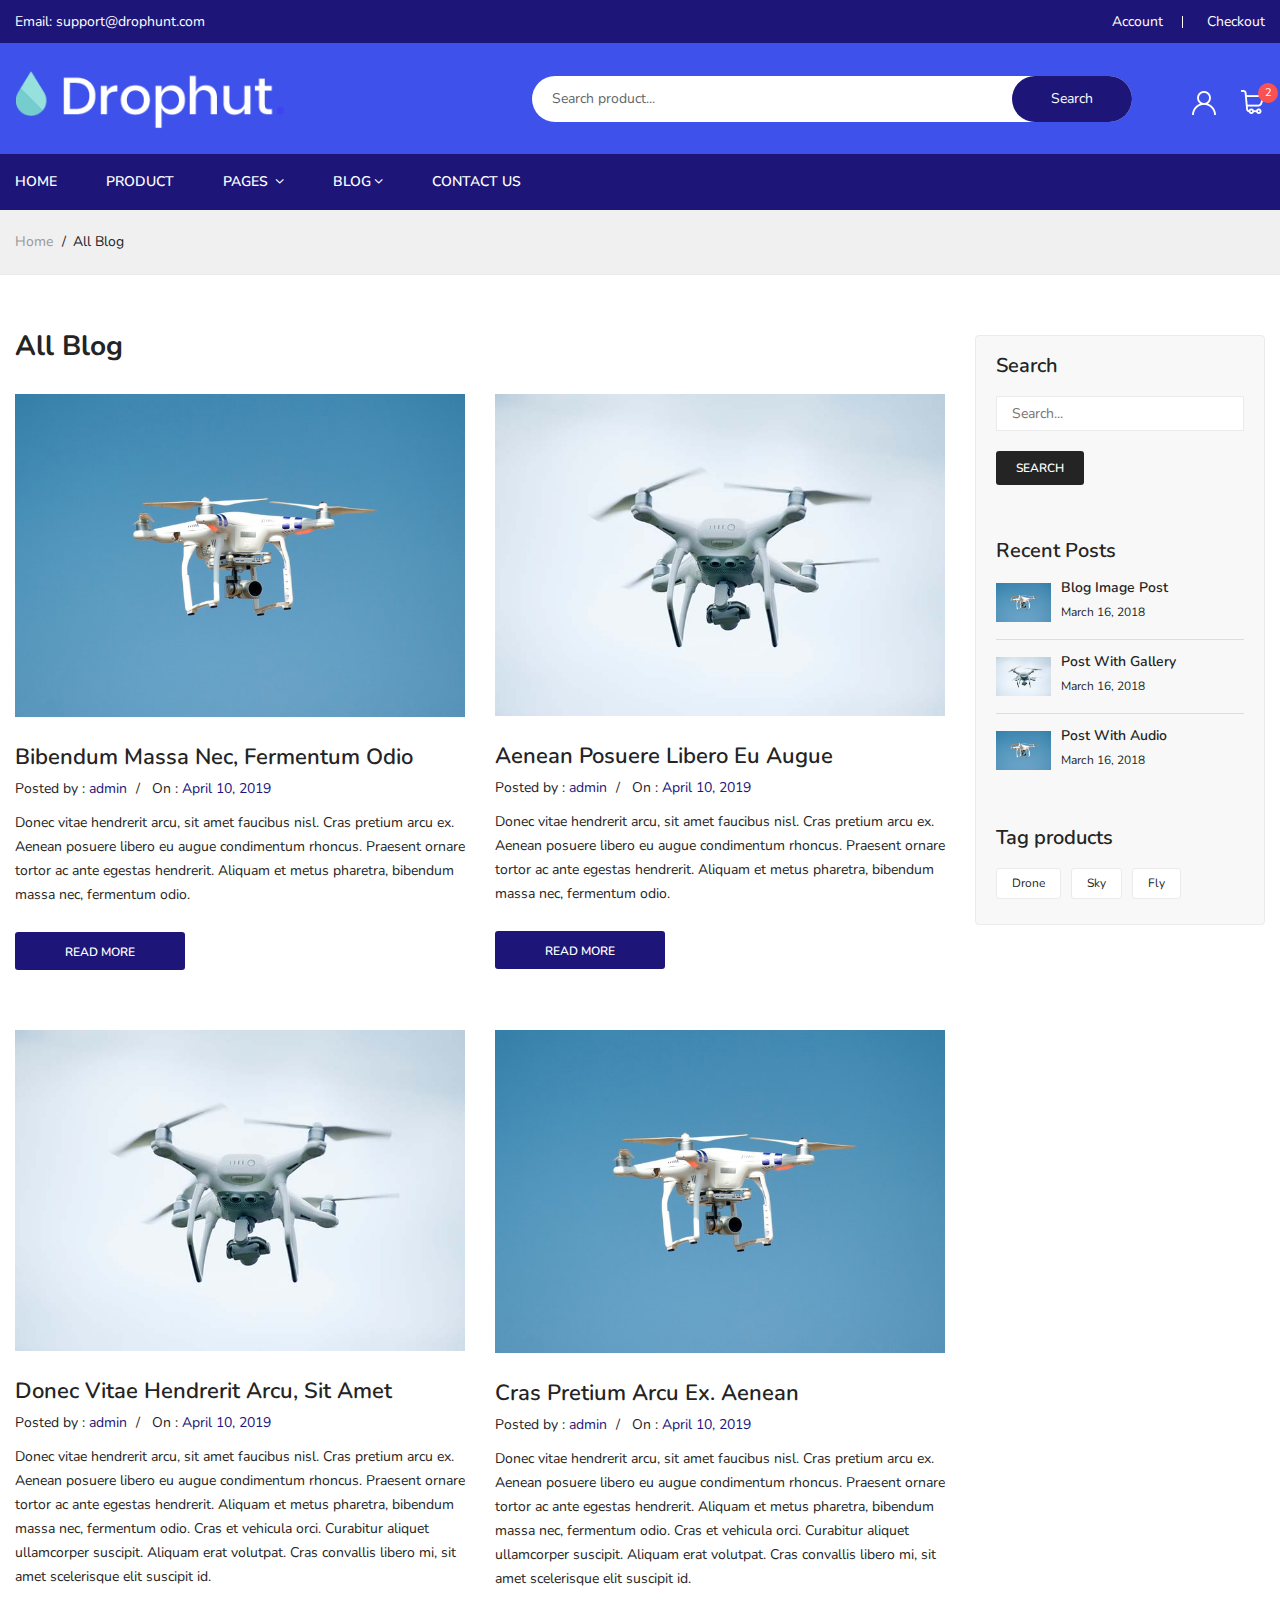
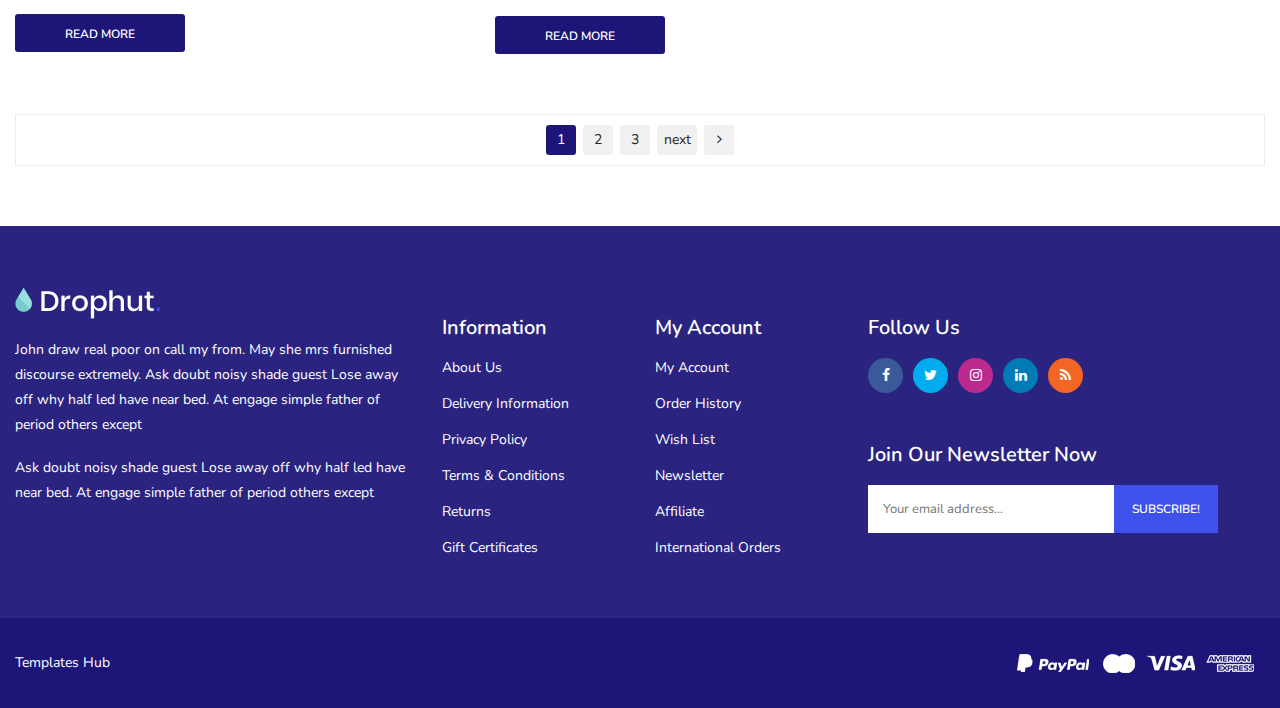
<file: blog.html>
<!doctype html>
<html class="no-js" lang="en">

<!-- blog.html  03:25:02 GMT -->
<head>
    <meta charset="utf-8">
    <meta http-equiv="x-ua-compatible" content="ie=edge">
    <title>Drophut - Single Product eCommerce Template</title>
    <meta name="description" content="">
    <meta name="viewport" content="width=device-width, initial-scale=1">
    <!-- Favicon -->
    <link rel="shortcut icon" type="image/x-icon" href="assets/img/favicon.ico">
    
    <!-- CSS 
    ========================= -->
   

    <!-- Plugins CSS -->
    <link rel="stylesheet" href="assets/css/plugins.css">
    
    <!-- Main Style CSS -->
    <link rel="stylesheet" href="assets/css/style.css">
    <link rel="stylesheet" href="assets/css/custom.css">

</head>

<body>

    <!--header area start-->
    <!--Offcanvas menu area start-->
    <div class="off_canvars_overlay">
            
    </div>
    <div class="Offcanvas_menu">
        <div class="container">
            <div class="row">
                <div class="col-12">
                    <div class="canvas_open">
                        <a href="javascript:void(0)"><i class="ion-navicon"></i></a>
                    </div>
                    <div class="Offcanvas_menu_wrapper">
                        <div class="canvas_close">
                              <a href="javascript:void(0)"><i class="ion-android-close"></i></a>  
                        </div>
                        <div class="support_info">
                            <p>Any Enquiry: <a href="tel:">+56985475235</a></p>
                        </div>
                        <div class="top_right text-right">
                            <ul>
                               <li><a href="my-account.html"> My Account </a></li> 
                               <li><a href="checkout.html"> Checkout </a></li> 
                            </ul>
                        </div> 
                        <div class="search_container">
                           <form action="#">
                                <div class="search_box">
                                    <input placeholder="Search product..." type="text">
                                    <button type="submit">Search</button> 
                                </div>
                            </form>
                        </div> 
                        
                        <div class="middel_right_info">
                            <div class="header_wishlist">
                                <a href="wishlist.html"><img src="assets/img/user.png" alt=""></a>
                            </div>
                            <div class="mini_cart_wrapper">
                                <a href="javascript:void(0)"><img src="assets/img/shopping-bag.png" alt=""></a>
                                <span class="cart_quantity">2</span>
                                <!--mini cart-->
                                 <div class="mini_cart">
                                    <div class="cart_item">
                                       <div class="cart_img">
                                           <a href="#"><img src="assets/img/s-product/product.jpg" alt=""></a>
                                       </div>
                                        <div class="cart_info">
                                            <a href="#">Sit voluptatem rhoncus sem lectus</a>
                                            <p>Qty: 1 X <span> $60.00 </span></p>    
                                        </div>
                                        <div class="cart_remove">
                                            <a href="#"><i class="ion-android-close"></i></a>
                                        </div>
                                    </div>
                                    <div class="cart_item">
                                       <div class="cart_img">
                                           <a href="#"><img src="assets/img/s-product/product2.jpg" alt=""></a>
                                       </div>
                                        <div class="cart_info">
                                            <a href="#">Natus erro at congue massa commodo</a>
                                            <p>Qty: 1 X <span> $60.00 </span></p>   
                                        </div>
                                        <div class="cart_remove">
                                            <a href="#"><i class="ion-android-close"></i></a>
                                        </div>
                                    </div>
                                    <div class="mini_cart_table">
                                        <div class="cart_total">
                                            <span>Sub total:</span>
                                            <span class="price">$138.00</span>
                                        </div>
                                        <div class="cart_total mt-10">
                                            <span>total:</span>
                                            <span class="price">$138.00</span>
                                        </div>
                                    </div>

                                    <div class="mini_cart_footer">
                                       <div class="cart_button">
                                            <a href="cart.html">View cart</a>
                                        </div>
                                        <div class="cart_button">
                                            <a href="checkout.html">Checkout</a>
                                        </div>

                                    </div>

                                </div>
                                <!--mini cart end-->
                            </div>
                        </div>
                        <div id="menu" class="text-left ">
                            <ul class="offcanvas_main_menu">
                                <li class="menu-item-has-children active">
                                    <a href="#">Home</a>
                                </li>
                                <li class="menu-item-has-children">
                                    <a href="product-details.html">product</a>
                                </li>
                                <li class="menu-item-has-children">
                                    <a href="#">pages </a>
                                    <ul class="sub-menu">
                                        <li><a href="about.html">About Us</a></li>
										<li><a href="contact.html">contact</a></li>
										<li><a href="privacy-policy.html">privacy policy</a></li>
										<li><a href="faq.html">Frequently Questions</a></li>
										<li><a href="login.html">login</a></li>
										<li><a href="register.html">register</a></li>
										<li><a href="forget-password.html">Forget Password</a></li>
										<li><a href="404.html">Error 404</a></li>
										<li><a href="cart.html">cart</a></li>
										<li><a href="tracking.html">tracking</a></li>
										<li><a href="checkout.html">checkout</a></li>
                                    </ul>
                                </li>
                                <li class="menu-item-has-children">
                                    <a href="#">blog</a>
                                    <ul class="sub-menu">
                                        <li><a href="blog.html">blog</a></li>
                                        <li><a href="blog-details.html">blog details</a></li>
                                    </ul>
                                </li>
                                <li class="menu-item-has-children">
                                    <a href="login.html">my account</a>
                                </li>
                                <li class="menu-item-has-children">
                                    <a href="contact.html"> Contact Us</a> 
                                </li>
                            </ul>
                        </div>

                        <div class="Offcanvas_footer">
                            <span><a href="#"><i class="fa fa-envelope-o"></i> info@drophunt.com</a></span>
                            <ul>
                                <li class="facebook"><a href="#"><i class="fa fa-facebook"></i></a></li>
                                <li class="twitter"><a href="#"><i class="fa fa-twitter"></i></a></li>
                                <li class="pinterest"><a href="#"><i class="fa fa-pinterest-p"></i></a></li>
                                <li class="google-plus"><a href="#"><i class="fa fa-google-plus"></i></a></li>
                                <li class="linkedin"><a href="#"><i class="fa fa-linkedin"></i></a></li>
                            </ul>
                        </div>
                    </div>
                </div>
            </div>
        </div>
    </div>
    <!--Offcanvas menu area end-->
    
    <header>
        <div class="main_header">
            <!--header top start-->
            <div class="header_top">
                <div class="container">  
                    <div class="row align-items-center">
                        <div class="col-lg-6 col-md-6">
                            <div class="support_info">
                                <p>Email: <a href="mailto:">support@drophunt.com</a></p>
                            </div>
                        </div>
                        <div class="col-lg-6 col-md-6">
                            <div class="top_right text-right">
                                <ul>
                                   <li><a href="my-account.html">Account</a></li> 
                                   <li><a href="checkout.html">Checkout</a></li> 
                                </ul>
                            </div>   
                        </div>
                    </div>
                </div>
            </div>
            <!--header top start-->
            <!--header middel start-->
            <div class="header_middle">
                <div class="container">
                    <div class="row align-items-center">
                        <div class="col-lg-3 col-md-6">
                            <div class="logo">
                                <a href="index-2.html"><img src="assets/img/logo/logo.png" alt=""></a>
                            </div>
                        </div>
                        <div class="col-lg-9 col-md-6">
                            <div class="middel_right">
                                <div class="search_container">
                                   <form action="#">
                                        <div class="search_box">
                                            <input placeholder="Search product..." type="text">
                                            <button type="submit">Search</button> 
                                        </div>
                                    </form>
                                </div>
                                <div class="middel_right_info">
                                    <div class="header_wishlist">
                                        <a href="#"><img src="assets/img/user.png" alt=""></a>
                                    </div>
                                    <div class="mini_cart_wrapper">
                                        <a href="javascript:void(0)"><img src="assets/img/shopping-bag.png" alt=""></a>
                                        <span class="cart_quantity">2</span>
                                        <!--mini cart-->
                                         <div class="mini_cart">
                                            <div class="cart_item">
                                               <div class="cart_img">
                                                   <a href="#"><img src="assets/img/s-product/product.jpg" alt=""></a>
                                               </div>
                                                <div class="cart_info">
                                                    <a href="#">Sit voluptatem rhoncus sem lectus</a>
                                                    <p>Qty: 1 X <span> $60.00 </span></p>    
                                                </div>
                                                <div class="cart_remove">
                                                    <a href="#"><i class="ion-android-close"></i></a>
                                                </div>
                                            </div>
                                            <div class="cart_item">
                                               <div class="cart_img">
                                                   <a href="#"><img src="assets/img/s-product/product2.jpg" alt=""></a>
                                               </div>
                                                <div class="cart_info">
                                                    <a href="#">Natus erro at congue massa commodo</a>
                                                    <p>Qty: 1 X <span> $60.00 </span></p>   
                                                </div>
                                                <div class="cart_remove">
                                                    <a href="#"><i class="ion-android-close"></i></a>
                                                </div>
                                            </div>
                                            <div class="mini_cart_table">
                                                <div class="cart_total">
                                                    <span>Sub total:</span>
                                                    <span class="price">$138.00</span>
                                                </div>
                                                <div class="cart_total mt-10">
                                                    <span>total:</span>
                                                    <span class="price">$138.00</span>
                                                </div>
                                            </div>

                                            <div class="mini_cart_footer">
                                               <div class="cart_button">
                                                    <a href="cart.html">View cart</a>
                                                </div>
                                                <div class="cart_button">
                                                    <a href="checkout.html">Checkout</a>
                                                </div>

                                            </div>

                                        </div>
                                        <!--mini cart end-->
                                    </div>
                                </div>
                            </div>
                        </div>
                    </div>
                </div>
            </div>
            <!--header middel end-->
            <!--header bottom satrt-->
            <div class="main_menu_area">
                <div class="container">
                    <div class="row justify-content-center">
                        <div class="col-lg-12 col-md-12">
                            <div class="main_menu menu_position"> 
                                <nav>  
                                    <ul>
                                        <li><a href="index-2.html">home</a></li>
                                        <li><a href="product-details.html">Product</a></li>
                                        
                                        <li><a class="active" href="#">pages <i class="fa fa-angle-down"></i></a>
                                            <ul class="sub_menu pages">
                                                <li><a href="about.html">About Us</a></li>
                                                <li><a href="contact.html">contact</a></li>
                                                <li><a href="privacy-policy.html">privacy policy</a></li>
                                                <li><a href="faq.html">Frequently Questions</a></li>
                                                <li><a href="login.html">login</a></li>
                                                <li><a href="register.html">register</a></li>
                                                <li><a href="forget-password.html">Forget Password</a></li>
                                                <li><a href="404.html">Error 404</a></li>
                                                <li><a href="cart.html">cart</a></li>
                                                <li><a href="tracking.html">tracking</a></li>
                                                <li><a href="checkout.html">checkout</a></li>
                                            </ul>
                                        </li>
                                        <li><a href="blog.html">blog<i class="fa fa-angle-down"></i></a>
                                            <ul class="sub_menu pages">
                                                <li><a href="blog.html">blog</a></li>
                                                <li><a href="blog-details.html">blog details</a></li>
                                            </ul>
                                        </li>
                                        <li><a href="contact.html"> Contact Us</a></li>
                                    </ul>  
                                </nav> 
                            </div>
                        </div>
                    </div>
                </div>
            </div>
            <!--header bottom end-->
        </div> 
    </header>
    <!--header area end-->

    <!--breadcrumbs area start-->
    <div class="breadcrumbs_area">
        <div class="container">   
            <div class="row">
                <div class="col-12">
                    <div class="breadcrumb_content">
                        <ul>
                            <li><a href="index-2.html">home</a></li>
                            <li>All blog</li>
                        </ul>
                    </div>
                </div>
            </div>
        </div>         
    </div>
    <!--breadcrumbs area end-->
	
	
	<!--blog body area start-->
    <div class="blog_details mt-60">
        <div class="container">
            <div class="row">
                
                <div class="col-lg-9">
                    <div class="blog_wrapper">
                        <div class="section-title">
                            <h2>All Blog</h2>
                        </div>
                        <div class="row">
                            <div class="col-lg-6 col-md-6">
                                <article class="single_blog mb-60">
                                    <figure>
                                        <div class="blog_thumb">
                                            <a href="blog-details.html"><img src="assets/img/blog/blog1.jpg" alt=""></a>
                                        </div>
                                        <figcaption class="blog_content">
                                            <h3><a href="blog-details.html">bibendum massa nec, fermentum odio</a></h3>
                                            <div class="blog_meta">                                        
                                                <span class="author">Posted by : <a href="#">admin</a> / </span>
                                                <span class="post_date">On : <a href="#">April 10, 2019</a></span>
                                            </div>
                                            <div class="blog_desc">
                                                <p>Donec vitae hendrerit arcu, sit amet faucibus nisl. Cras pretium arcu ex. Aenean posuere libero eu augue condimentum rhoncus. Praesent ornare tortor ac ante egestas hendrerit. Aliquam et metus pharetra, bibendum massa nec, fermentum odio. </p>
                                            </div>
                                            <footer class="readmore_button">
                                                <a href="blog-details.html">read more</a>
                                            </footer>
                                        </figcaption>
                                    </figure>
                                </article>
                            </div>
                            <div class="col-lg-6 col-md-6">
                                <article class="single_blog mb-60">
                                    <figure>
                                        <div class="blog_thumb">
                                            <a href="blog-details.html"><img src="assets/img/blog/blog2.jpg" alt=""></a>
                                        </div>
                                        <figcaption class="blog_content">
                                            <h3><a href="blog-details.html">Aenean posuere libero eu augue</a></h3>
                                            <div class="blog_meta">                                        
                                                <span class="author">Posted by : <a href="#">admin</a> / </span>
                                                <span class="post_date">On : <a href="#">April 10, 2019</a></span>
                                            </div>
                                            <div class="blog_desc">
                                                <p>Donec vitae hendrerit arcu, sit amet faucibus nisl. Cras pretium arcu ex. Aenean posuere libero eu augue condimentum rhoncus. Praesent ornare tortor ac ante egestas hendrerit. Aliquam et metus pharetra, bibendum massa nec, fermentum odio. </p>
                                            </div>
                                            <footer class="readmore_button">
                                                <a href="blog-details.html">read more</a>
                                            </footer>
                                        </figcaption>
                                    </figure>
                                </article>
                            </div>
                            <div class="col-lg-6 col-md-6">
                                <article class="single_blog">
                                    <figure>
                                        <div class="blog_thumb">
                                            <a href="blog-details.html"><img src="assets/img/blog/blog2.jpg" alt=""></a>
                                        </div>
                                        <figcaption class="blog_content">
                                            <h3><a href="blog-details.html">Donec vitae hendrerit arcu, sit amet</a></h3>
                                            <div class="blog_meta">                                        
                                                <span class="author">Posted by : <a href="#">admin</a> / </span>
                                                <span class="post_date">On : <a href="#">April 10, 2019</a></span>
                                            </div>
                                            <div class="blog_desc">
                                                <p>Donec vitae hendrerit arcu, sit amet faucibus nisl. Cras pretium arcu ex. Aenean posuere libero eu augue condimentum rhoncus. Praesent ornare tortor ac ante egestas hendrerit. Aliquam et metus pharetra, bibendum massa nec, fermentum odio. Cras et vehicula orci. Curabitur aliquet ullamcorper suscipit. Aliquam erat volutpat. Cras convallis libero mi, sit amet scelerisque elit suscipit id. </p>
                                            </div>
                                            <footer class="readmore_button">
                                                <a href="blog-details.html">read more</a>
                                            </footer>
                                        </figcaption>
                                    </figure>
                                </article>
                            </div>
                            <div class="col-lg-6 col-md-6">
                                <article class="single_blog">
                                    <figure>
                                        <div class="blog_thumb">
                                            <a href="blog-details.html"><img src="assets/img/blog/blog1.jpg" alt=""></a>
                                        </div>
                                        <figcaption class="blog_content">
                                            <h3><a href="blog-details.html">Cras pretium arcu ex. Aenean</a></h3>
                                            <div class="blog_meta">                                        
                                                <span class="author">Posted by : <a href="#">admin</a> / </span>
                                                <span class="post_date">On : <a href="#">April 10, 2019</a></span>
                                            </div>
                                            <div class="blog_desc">
                                                <p>Donec vitae hendrerit arcu, sit amet faucibus nisl. Cras pretium arcu ex. Aenean posuere libero eu augue condimentum rhoncus. Praesent ornare tortor ac ante egestas hendrerit. Aliquam et metus pharetra, bibendum massa nec, fermentum odio. Cras et vehicula orci. Curabitur aliquet ullamcorper suscipit. Aliquam erat volutpat. Cras convallis libero mi, sit amet scelerisque elit suscipit id. </p>
                                            </div>
                                            <footer class="readmore_button">
                                                <a href="blog-details.html">read more</a>
                                            </footer>
                                        </figcaption>
                                    </figure>
                                </article>
                            </div>
                        </div>
                    </div>
                </div> 
                <div class="col-lg-3 col-md-12">
                    <div class="blog_sidebar_widget">
                        <div class="widget_list widget_search">
                            <h3>Search</h3>
                            <form action="#">
                                <input placeholder="Search..." type="text">
                                <button type="submit">search</button>
                            </form>
                        </div>
                        <div class="widget_list widget_post">
                            <h3>Recent Posts</h3>
                            <div class="post_wrapper">
                                <div class="post_thumb">
                                    <a href="blog-details.html"><img src="assets/img/blog/blog1.jpg" alt=""></a>
                                </div>
                                <div class="post_info">
                                    <h3><a href="blog-details.html">Blog image post</a></h3>
                                    <span>March 16, 2018 </span>
                                </div>
                            </div>
                             <div class="post_wrapper">
                                <div class="post_thumb">
                                    <a href="blog-details.html"><img src="assets/img/blog/blog2.jpg" alt=""></a>
                                </div>
                                <div class="post_info">
                                    <h3><a href="blog-details.html">Post with Gallery</a></h3>
                                    <span>March 16, 2018 </span>
                                </div>
                            </div>
                             <div class="post_wrapper">
                                <div class="post_thumb">
                                    <a href="blog-details.html"><img src="assets/img/blog/blog1.jpg" alt=""></a>
                                </div>
                                <div class="post_info">
                                    <h3><a href="blog-details.html">Post with Audio</a></h3>
                                    <span>March 16, 2018 </span>
                                </div>
                            </div>
                        </div>
                        <div class="widget_list widget_tag">
                            <h3>Tag products</h3>
                            <div class="tag_widget">
                                <ul>
                                    <li><a href="#">Drone</a></li>
                                    <li><a href="#">Sky</a></li>
                                    <li><a href="#">Fly</a></li>
                                </ul>
                            </div>
                        </div>
                    </div>
                </div>
            </div>
        </div>
    </div>
    <!--blog section area end-->
	
	    
    <!--blog pagination area start-->
    <div class="blog_pagination">
        <div class="container">
            <div class="row">
                <div class="col-12">
                    <div class="pagination">
                        <ul>
                            <li class="current">1</li>
                            <li><a href="#">2</a></li>
                            <li><a href="#">3</a></li>
                            <li class="next"><a href="#">next</a></li>
                            <li><a href="#"><i class="fa fa-angle-right"></i></a></li>
                        </ul>
                    </div>
                </div>
            </div>
        </div>
    </div>
    <!--blog pagination area end-->
	
	
    <!--footer area start-->
    <footer class="footer_widgets">
        <div class="footer_top">
            <div class="container">
                <div class="row">
                <div class="col-lg-4 col-md-6">
                    <div class="widgets_container contact_us">
                        <div class="footer_logo">
                            <a href="#"><img src="assets/img/logo/logo.png" alt=""></a>
                        </div>
                        <div class="footer_contact">
                            <p>John draw real poor on call my from. May she mrs furnished discourse extremely. Ask doubt noisy shade guest Lose away off why half led have near bed. At engage simple father of period others except</p>
                            <p>Ask doubt noisy shade guest Lose away off why half led have near bed. At engage simple father of period others except</p>
                        </div>
                    </div>
                </div>
                <div class="col-lg-2 col-md-6 col-sm-6">
                    <div class="widgets_container widget_menu">
                        <h3>Information</h3>
                        <div class="footer_menu">
                            <ul>
                                <li><a href="about.html">About Us</a></li>
                                <li><a href="blog.html">Delivery Information</a></li>
                                <li><a href="contact.html">Privacy Policy</a></li>
                                <li><a href="services.html">Terms & Conditions</a></li>
                                <li><a href="#">Returns</a></li>
                                <li><a href="#">Gift Certificates</a></li>
                            </ul>
                        </div>
                    </div>
                </div>
                <div class="col-lg-2 col-md-6 col-sm-6">
                    <div class="widgets_container widget_menu">
                        <h3>My Account</h3>
                        <div class="footer_menu">
                            <ul>
                                <li><a href="#">My Account</a></li>
                                <li><a href="#">Order History</a></li>
                                <li><a href="wishlist.html">Wish List</a></li>
                                <li><a href="#">Newsletter</a></li>
                                <li><a href="#">Affiliate</a></li>
                                <li><a href="faq.html">International Orders</a></li>
                            </ul>
                        </div>
                    </div>
                </div>
                <div class="col-lg-4 col-md-6">
                    <div class="widgets_container newsletter">
                        <h3>Follow Us</h3>
                        <div class="footer_social_link">
                            <ul>
                                <li><a class="facebook" href="#" title="Facebook"><i class="fa fa-facebook"></i></a></li>
                                <li><a class="twitter" href="#" title="Twitter"><i class="fa fa-twitter"></i></a></li>
                                <li><a class="instagram" href="#" title="instagram"><i class="fa fa-instagram"></i></a></li>
                                <li><a class="linkedin" href="#" title="linkedin"><i class="fa fa-linkedin"></i></a></li>
                                <li><a class="rss" href="#" title="rss"><i class="fa fa-rss"></i></a></li>
                            </ul>
                        </div>
                        <div class="subscribe_form">
                            <h3>Join Our Newsletter Now</h3>
                            <form id="mc-form" class="mc-form footer-newsletter" >
                                <input id="mc-email" type="email" autocomplete="off" placeholder="Your email address..." />
                                <button id="mc-submit">Subscribe!</button>
                            </form>
                            <!-- mailchimp-alerts Start -->
                            <div class="mailchimp-alerts text-centre">
                                <div class="mailchimp-submitting"></div><!-- mailchimp-submitting end -->
                                <div class="mailchimp-success"></div><!-- mailchimp-success end -->
                                <div class="mailchimp-error"></div><!-- mailchimp-error end -->
                            </div><!-- mailchimp-alerts end -->
                        </div>
                    </div>
                </div>
            </div>
            </div>
        </div>
        <div class="footer_bottom">
            <div class="container">
                <div class="row align-items-center">
                    <div class="col-lg-6 col-md-6">
                        <div class="copyright_area">
                            <p> <a href="templateshub.net">Templates Hub</a></p>
                        </div>
                    </div>
                    <div class="col-lg-6 col-md-6">
                        <div class="footer_payment text-right">
                            <a href="#"><img src="assets/img/icon/payment.png" alt=""></a>
                        </div>
                    </div>
                </div>
            </div>
        </div>   
    </footer>
    <!--footer area end-->


<!-- JS
============================================ -->



<!-- Plugins JS -->
<script src="assets/js/plugins.js"></script>

<!-- Main JS -->
<script src="assets/js/main.js"></script>



</body>

<!-- blog.html  03:25:02 GMT -->
</html>
</file>
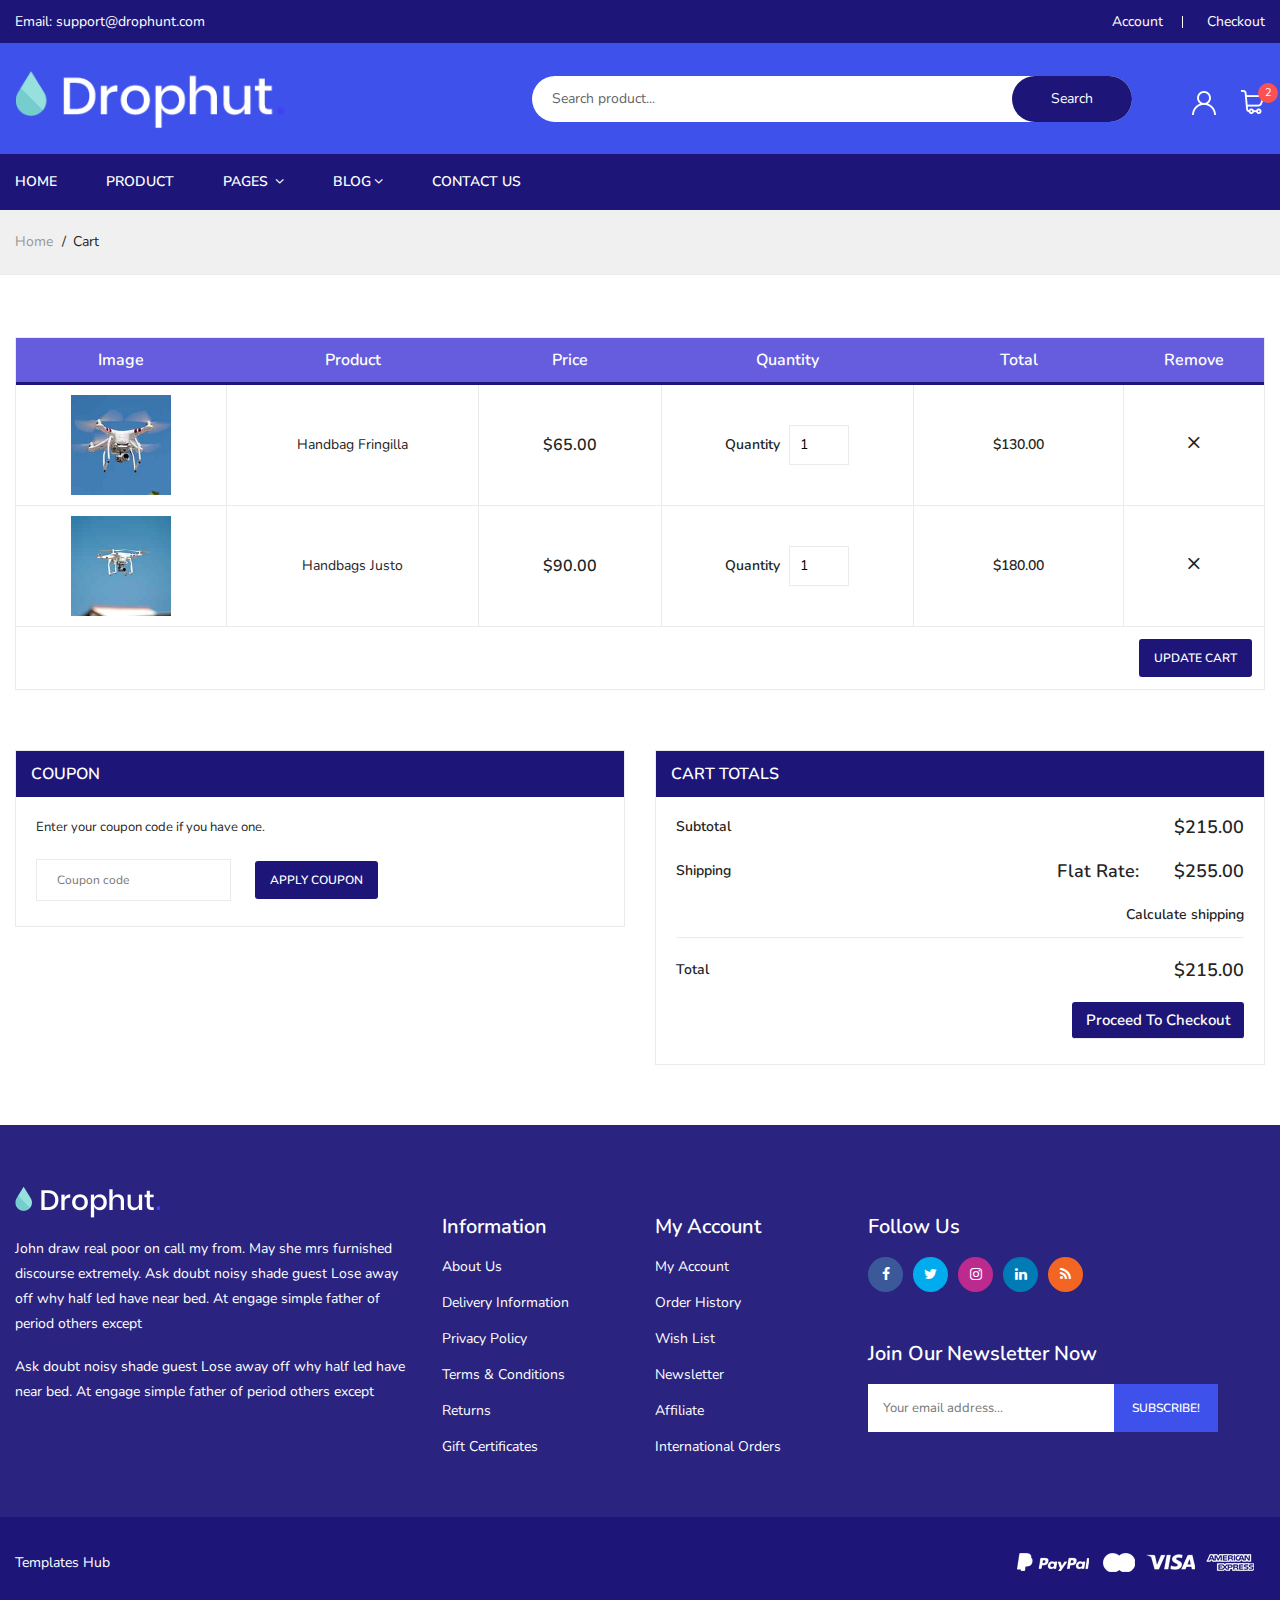
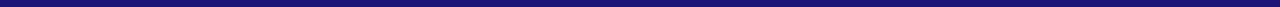
<file: cart.html>
<!doctype html>
<html class="no-js" lang="en">

<!-- cart.html  03:24:28 GMT -->
<head>
    <meta charset="utf-8">
    <meta http-equiv="x-ua-compatible" content="ie=edge">
    <title>Drophut - Single Product eCommerce Template</title>
    <meta name="description" content="">
    <meta name="viewport" content="width=device-width, initial-scale=1">
    <!-- Favicon -->
    <link rel="shortcut icon" type="image/x-icon" href="assets/img/favicon.ico">
    
    <!-- CSS 
    ========================= -->
   

    <!-- Plugins CSS -->
    <link rel="stylesheet" href="assets/css/plugins.css">
    
    <!-- Main Style CSS -->
    <link rel="stylesheet" href="assets/css/style.css">
    <link rel="stylesheet" href="assets/css/custom.css">

</head>

<body>

    <!--header area start-->
    <!--Offcanvas menu area start-->
    <div class="off_canvars_overlay">
            
    </div>
    <div class="Offcanvas_menu">
        <div class="container">
            <div class="row">
                <div class="col-12">
                    <div class="canvas_open">
                        <a href="javascript:void(0)"><i class="ion-navicon"></i></a>
                    </div>
                    <div class="Offcanvas_menu_wrapper">
                        <div class="canvas_close">
                              <a href="javascript:void(0)"><i class="ion-android-close"></i></a>  
                        </div>
                        <div class="support_info">
                            <p>Any Enquiry: <a href="tel:">+56985475235</a></p>
                        </div>
                        <div class="top_right text-right">
                            <ul>
                               <li><a href="my-account.html"> My Account </a></li> 
                               <li><a href="checkout.html"> Checkout </a></li> 
                            </ul>
                        </div> 
                        <div class="search_container">
                           <form action="#">
                                <div class="search_box">
                                    <input placeholder="Search product..." type="text">
                                    <button type="submit">Search</button> 
                                </div>
                            </form>
                        </div> 
                        
                        <div class="middel_right_info">
                            <div class="header_wishlist">
                                <a href="wishlist.html"><img src="assets/img/user.png" alt=""></a>
                            </div>
                            <div class="mini_cart_wrapper">
                                <a href="javascript:void(0)"><img src="assets/img/shopping-bag.png" alt=""></a>
                                <span class="cart_quantity">2</span>
                                <!--mini cart-->
                                 <div class="mini_cart">
                                    <div class="cart_item">
                                       <div class="cart_img">
                                           <a href="#"><img src="assets/img/s-product/product.jpg" alt=""></a>
                                       </div>
                                        <div class="cart_info">
                                            <a href="#">Sit voluptatem rhoncus sem lectus</a>
                                            <p>Qty: 1 X <span> $60.00 </span></p>    
                                        </div>
                                        <div class="cart_remove">
                                            <a href="#"><i class="ion-android-close"></i></a>
                                        </div>
                                    </div>
                                    <div class="cart_item">
                                       <div class="cart_img">
                                           <a href="#"><img src="assets/img/s-product/product2.jpg" alt=""></a>
                                       </div>
                                        <div class="cart_info">
                                            <a href="#">Natus erro at congue massa commodo</a>
                                            <p>Qty: 1 X <span> $60.00 </span></p>   
                                        </div>
                                        <div class="cart_remove">
                                            <a href="#"><i class="ion-android-close"></i></a>
                                        </div>
                                    </div>
                                    <div class="mini_cart_table">
                                        <div class="cart_total">
                                            <span>Sub total:</span>
                                            <span class="price">$138.00</span>
                                        </div>
                                        <div class="cart_total mt-10">
                                            <span>total:</span>
                                            <span class="price">$138.00</span>
                                        </div>
                                    </div>

                                    <div class="mini_cart_footer">
                                       <div class="cart_button">
                                            <a href="cart.html">View cart</a>
                                        </div>
                                        <div class="cart_button">
                                            <a href="checkout.html">Checkout</a>
                                        </div>

                                    </div>

                                </div>
                                <!--mini cart end-->
                            </div>
                        </div>
                        <div id="menu" class="text-left ">
                            <ul class="offcanvas_main_menu">
                                <li class="menu-item-has-children active">
                                    <a href="#">Home</a>
                                </li>
                                <li class="menu-item-has-children">
                                    <a href="product-details.html">product</a>
                                </li>
                                <li class="menu-item-has-children">
                                    <a href="#">pages </a>
                                    <ul class="sub-menu">
                                        <li><a href="about.html">About Us</a></li>
										<li><a href="contact.html">contact</a></li>
										<li><a href="privacy-policy.html">privacy policy</a></li>
										<li><a href="faq.html">Frequently Questions</a></li>
										<li><a href="login.html">login</a></li>
										<li><a href="register.html">register</a></li>
										<li><a href="forget-password.html">Forget Password</a></li>
										<li><a href="404.html">Error 404</a></li>
										<li><a href="cart.html">cart</a></li>
										<li><a href="tracking.html">tracking</a></li>
										<li><a href="checkout.html">checkout</a></li>
                                    </ul>
                                </li>
                                <li class="menu-item-has-children">
                                    <a href="#">blog</a>
                                    <ul class="sub-menu">
                                        <li><a href="blog.html">blog</a></li>
                                        <li><a href="blog-details.html">blog details</a></li>
                                    </ul>
                                </li>
                                <li class="menu-item-has-children">
                                    <a href="login.html">my account</a>
                                </li>
                                <li class="menu-item-has-children">
                                    <a href="contact.html"> Contact Us</a> 
                                </li>
                            </ul>
                        </div>

                        <div class="Offcanvas_footer">
                            <span><a href="#"><i class="fa fa-envelope-o"></i> info@drophunt.com</a></span>
                            <ul>
                                <li class="facebook"><a href="#"><i class="fa fa-facebook"></i></a></li>
                                <li class="twitter"><a href="#"><i class="fa fa-twitter"></i></a></li>
                                <li class="pinterest"><a href="#"><i class="fa fa-pinterest-p"></i></a></li>
                                <li class="google-plus"><a href="#"><i class="fa fa-google-plus"></i></a></li>
                                <li class="linkedin"><a href="#"><i class="fa fa-linkedin"></i></a></li>
                            </ul>
                        </div>
                    </div>
                </div>
            </div>
        </div>
    </div>
    <!--Offcanvas menu area end-->
    
    <header>
        <div class="main_header">
            <!--header top start-->
            <div class="header_top">
                <div class="container">  
                    <div class="row align-items-center">
                        <div class="col-lg-6 col-md-6">
                            <div class="support_info">
                                <p>Email: <a href="mailto:">support@drophunt.com</a></p>
                            </div>
                        </div>
                        <div class="col-lg-6 col-md-6">
                            <div class="top_right text-right">
                                <ul>
                                   <li><a href="my-account.html">Account</a></li> 
                                   <li><a href="checkout.html">Checkout</a></li> 
                                </ul>
                            </div>   
                        </div>
                    </div>
                </div>
            </div>
            <!--header top start-->
            <!--header middel start-->
            <div class="header_middle">
                <div class="container">
                    <div class="row align-items-center">
                        <div class="col-lg-3 col-md-6">
                            <div class="logo">
                                <a href="index-2.html"><img src="assets/img/logo/logo.png" alt=""></a>
                            </div>
                        </div>
                        <div class="col-lg-9 col-md-6">
                            <div class="middel_right">
                                <div class="search_container">
                                   <form action="#">
                                        <div class="search_box">
                                            <input placeholder="Search product..." type="text">
                                            <button type="submit">Search</button> 
                                        </div>
                                    </form>
                                </div>
                                <div class="middel_right_info">
                                    <div class="header_wishlist">
                                        <a href="#"><img src="assets/img/user.png" alt=""></a>
                                    </div>
                                    <div class="mini_cart_wrapper">
                                        <a href="javascript:void(0)"><img src="assets/img/shopping-bag.png" alt=""></a>
                                        <span class="cart_quantity">2</span>
                                        <!--mini cart-->
                                         <div class="mini_cart">
                                            <div class="cart_item">
                                               <div class="cart_img">
                                                   <a href="#"><img src="assets/img/s-product/product.jpg" alt=""></a>
                                               </div>
                                                <div class="cart_info">
                                                    <a href="#">Sit voluptatem rhoncus sem lectus</a>
                                                    <p>Qty: 1 X <span> $60.00 </span></p>    
                                                </div>
                                                <div class="cart_remove">
                                                    <a href="#"><i class="ion-android-close"></i></a>
                                                </div>
                                            </div>
                                            <div class="cart_item">
                                               <div class="cart_img">
                                                   <a href="#"><img src="assets/img/s-product/product2.jpg" alt=""></a>
                                               </div>
                                                <div class="cart_info">
                                                    <a href="#">Natus erro at congue massa commodo</a>
                                                    <p>Qty: 1 X <span> $60.00 </span></p>   
                                                </div>
                                                <div class="cart_remove">
                                                    <a href="#"><i class="ion-android-close"></i></a>
                                                </div>
                                            </div>
                                            <div class="mini_cart_table">
                                                <div class="cart_total">
                                                    <span>Sub total:</span>
                                                    <span class="price">$138.00</span>
                                                </div>
                                                <div class="cart_total mt-10">
                                                    <span>total:</span>
                                                    <span class="price">$138.00</span>
                                                </div>
                                            </div>

                                            <div class="mini_cart_footer">
                                               <div class="cart_button">
                                                    <a href="cart.html">View cart</a>
                                                </div>
                                                <div class="cart_button">
                                                    <a href="checkout.html">Checkout</a>
                                                </div>

                                            </div>

                                        </div>
                                        <!--mini cart end-->
                                    </div>
                                </div>
                            </div>
                        </div>
                    </div>
                </div>
            </div>
            <!--header middel end-->
            <!--header bottom satrt-->
            <div class="main_menu_area">
                <div class="container">
                    <div class="row justify-content-center">
                        <div class="col-lg-12 col-md-12">
                            <div class="main_menu menu_position"> 
                                <nav>  
                                    <ul>
                                        <li><a href="index-2.html">home</a></li>
                                        <li><a href="product-details.html">Product</a></li>
                                        
                                        <li><a class="active" href="#">pages <i class="fa fa-angle-down"></i></a>
                                            <ul class="sub_menu pages">
                                                <li><a href="about.html">About Us</a></li>
                                                <li><a href="contact.html">contact</a></li>
                                                <li><a href="privacy-policy.html">privacy policy</a></li>
                                                <li><a href="faq.html">Frequently Questions</a></li>
                                                <li><a href="login.html">login</a></li>
                                                <li><a href="register.html">register</a></li>
                                                <li><a href="forget-password.html">Forget Password</a></li>
                                                <li><a href="404.html">Error 404</a></li>
                                                <li><a href="cart.html">cart</a></li>
                                                <li><a href="tracking.html">tracking</a></li>
                                                <li><a href="checkout.html">checkout</a></li>
                                            </ul>
                                        </li>
                                        <li><a href="blog.html">blog<i class="fa fa-angle-down"></i></a>
                                            <ul class="sub_menu pages">
                                                <li><a href="blog.html">blog</a></li>
                                                <li><a href="blog-details.html">blog details</a></li>
                                            </ul>
                                        </li>
                                        <li><a href="contact.html"> Contact Us</a></li>
                                    </ul>  
                                </nav> 
                            </div>
                        </div>
                    </div>
                </div>
            </div>
            <!--header bottom end-->
        </div> 
    </header>
    <!--header area end-->

    <!--breadcrumbs area start-->
    <div class="breadcrumbs_area">
        <div class="container">   
            <div class="row">
                <div class="col-12">
                    <div class="breadcrumb_content">
                        <ul>
                            <li><a href="index-2.html">home</a></li>
                            <li>Cart</li>
                        </ul>
                    </div>
                </div>
            </div>
        </div>         
    </div>
    <!--breadcrumbs area end-->

    <!--shopping cart area start -->
    <div class="shopping_cart_area mt-60">
        <div class="container">  
            <form action="#"> 
                <div class="row">
                    <div class="col-12">
                        <div class="table_desc">
                            <div class="cart_page table-responsive">
                                <table>
                            <thead>
                                <tr>
                                    <th class="product_thumb">Image</th>
                                    <th class="product_name">Product</th>
                                    <th class="product-price">Price</th>
                                    <th class="product_quantity">Quantity</th>
                                    <th class="product_total">Total</th>
                                    <th class="product_remove">Remove</th>
                                </tr>
                            </thead>
                            <tbody>
                                <tr>
                                    <td class="product_thumb"><a href="#"><img src="assets/img/s-product/product.jpg" alt=""></a></td>
                                    <td class="product_name"><a href="#">Handbag fringilla</a></td>
                                    <td class="product-price">$65.00</td>
                                    <td class="product_quantity"><label>Quantity</label> <input min="1" max="100" value="1" type="number"></td>
                                    <td class="product_total">$130.00</td>
									<td class="product_remove"><a href="#"><i class="ion-android-close"></i></a></td>
                                </tr>

                                <tr>
                                    <td class="product_thumb"><a href="#"><img src="assets/img/s-product/product2.jpg" alt=""></a></td>
                                    <td class="product_name"><a href="#">Handbags justo</a></td>
                                    <td class="product-price">$90.00</td>
                                    <td class="product_quantity"><label>Quantity</label> <input min="1" max="100" value="1" type="number"></td>
                                    <td class="product_total">$180.00</td>
									<td class="product_remove"><a href="#"><i class="ion-android-close"></i></a></td>
                                </tr>

                            </tbody>
                        </table>   
                            </div>  
                            <div class="cart_submit">
                                <button type="submit">update cart</button>
                            </div>      
                        </div>
                    </div>
                </div>
                <!--coupon code area start-->
                <div class="coupon_area">
                    <div class="row">
                        <div class="col-lg-6 col-md-6">
                            <div class="coupon_code left">
                                <h3>Coupon</h3>
                                <div class="coupon_inner">   
                                    <p>Enter your coupon code if you have one.</p>                                
                                    <input placeholder="Coupon code" type="text">
                                    <button type="submit">Apply coupon</button>
                                </div>    
                            </div>
                        </div>
                        <div class="col-lg-6 col-md-6">
                            <div class="coupon_code right">
                                <h3>Cart Totals</h3>
                                <div class="coupon_inner">
                                <div class="cart_subtotal">
                                    <p>Subtotal</p>
                                    <p class="cart_amount">$215.00</p>
                                </div>
                                <div class="cart_subtotal ">
                                    <p>Shipping</p>
                                    <p class="cart_amount"><span>Flat Rate:</span> $255.00</p>
                                </div>
                                <a href="#">Calculate shipping</a>

                                <div class="cart_subtotal">
                                    <p>Total</p>
                                    <p class="cart_amount">$215.00</p>
                                </div>
                                <div class="checkout_btn">
                                    <a href="#">Proceed to Checkout</a>
                                </div>
                                </div>
                            </div>
                        </div>
                    </div>
                </div>
                <!--coupon code area end-->
            </form> 
        </div>     
    </div>
    <!--shopping cart area end -->
        

    <!--footer area start-->
    <footer class="footer_widgets">
        <div class="footer_top">
            <div class="container">
                <div class="row">
                <div class="col-lg-4 col-md-6">
                    <div class="widgets_container contact_us">
                        <div class="footer_logo">
                            <a href="#"><img src="assets/img/logo/logo.png" alt=""></a>
                        </div>
                        <div class="footer_contact">
                            <p>John draw real poor on call my from. May she mrs furnished discourse extremely. Ask doubt noisy shade guest Lose away off why half led have near bed. At engage simple father of period others except</p>
                            <p>Ask doubt noisy shade guest Lose away off why half led have near bed. At engage simple father of period others except</p>
                        </div>
                    </div>
                </div>
                <div class="col-lg-2 col-md-6 col-sm-6">
                    <div class="widgets_container widget_menu">
                        <h3>Information</h3>
                        <div class="footer_menu">
                            <ul>
                                <li><a href="about.html">About Us</a></li>
                                <li><a href="blog.html">Delivery Information</a></li>
                                <li><a href="contact.html">Privacy Policy</a></li>
                                <li><a href="services.html">Terms & Conditions</a></li>
                                <li><a href="#">Returns</a></li>
                                <li><a href="#">Gift Certificates</a></li>
                            </ul>
                        </div>
                    </div>
                </div>
                <div class="col-lg-2 col-md-6 col-sm-6">
                    <div class="widgets_container widget_menu">
                        <h3>My Account</h3>
                        <div class="footer_menu">
                            <ul>
                                <li><a href="#">My Account</a></li>
                                <li><a href="#">Order History</a></li>
                                <li><a href="wishlist.html">Wish List</a></li>
                                <li><a href="#">Newsletter</a></li>
                                <li><a href="#">Affiliate</a></li>
                                <li><a href="faq.html">International Orders</a></li>
                            </ul>
                        </div>
                    </div>
                </div>
                <div class="col-lg-4 col-md-6">
                    <div class="widgets_container newsletter">
                        <h3>Follow Us</h3>
                        <div class="footer_social_link">
                            <ul>
                                <li><a class="facebook" href="#" title="Facebook"><i class="fa fa-facebook"></i></a></li>
                                <li><a class="twitter" href="#" title="Twitter"><i class="fa fa-twitter"></i></a></li>
                                <li><a class="instagram" href="#" title="instagram"><i class="fa fa-instagram"></i></a></li>
                                <li><a class="linkedin" href="#" title="linkedin"><i class="fa fa-linkedin"></i></a></li>
                                <li><a class="rss" href="#" title="rss"><i class="fa fa-rss"></i></a></li>
                            </ul>
                        </div>
                        <div class="subscribe_form">
                            <h3>Join Our Newsletter Now</h3>
                            <form id="mc-form" class="mc-form footer-newsletter" >
                                <input id="mc-email" type="email" autocomplete="off" placeholder="Your email address..." />
                                <button id="mc-submit">Subscribe!</button>
                            </form>
                            <!-- mailchimp-alerts Start -->
                            <div class="mailchimp-alerts text-centre">
                                <div class="mailchimp-submitting"></div><!-- mailchimp-submitting end -->
                                <div class="mailchimp-success"></div><!-- mailchimp-success end -->
                                <div class="mailchimp-error"></div><!-- mailchimp-error end -->
                            </div><!-- mailchimp-alerts end -->
                        </div>
                    </div>
                </div>
            </div>
            </div>
        </div>
        <div class="footer_bottom">
            <div class="container">
                <div class="row align-items-center">
                    <div class="col-lg-6 col-md-6">
                        <div class="copyright_area">
                            <p> <a href="templateshub.net">Templates Hub</a></p>
                        </div>
                    </div>
                    <div class="col-lg-6 col-md-6">
                        <div class="footer_payment text-right">
                            <a href="#"><img src="assets/img/icon/payment.png" alt=""></a>
                        </div>
                    </div>
                </div>
            </div>
        </div>   
    </footer>
    <!--footer area end-->


<!-- JS
============================================ -->


<!-- Plugins JS -->
<script src="assets/js/plugins.js"></script>

<!-- Main JS -->
<script src="assets/js/main.js"></script>



</body>

<!-- cart.html  03:24:28 GMT -->
</html>
</file>
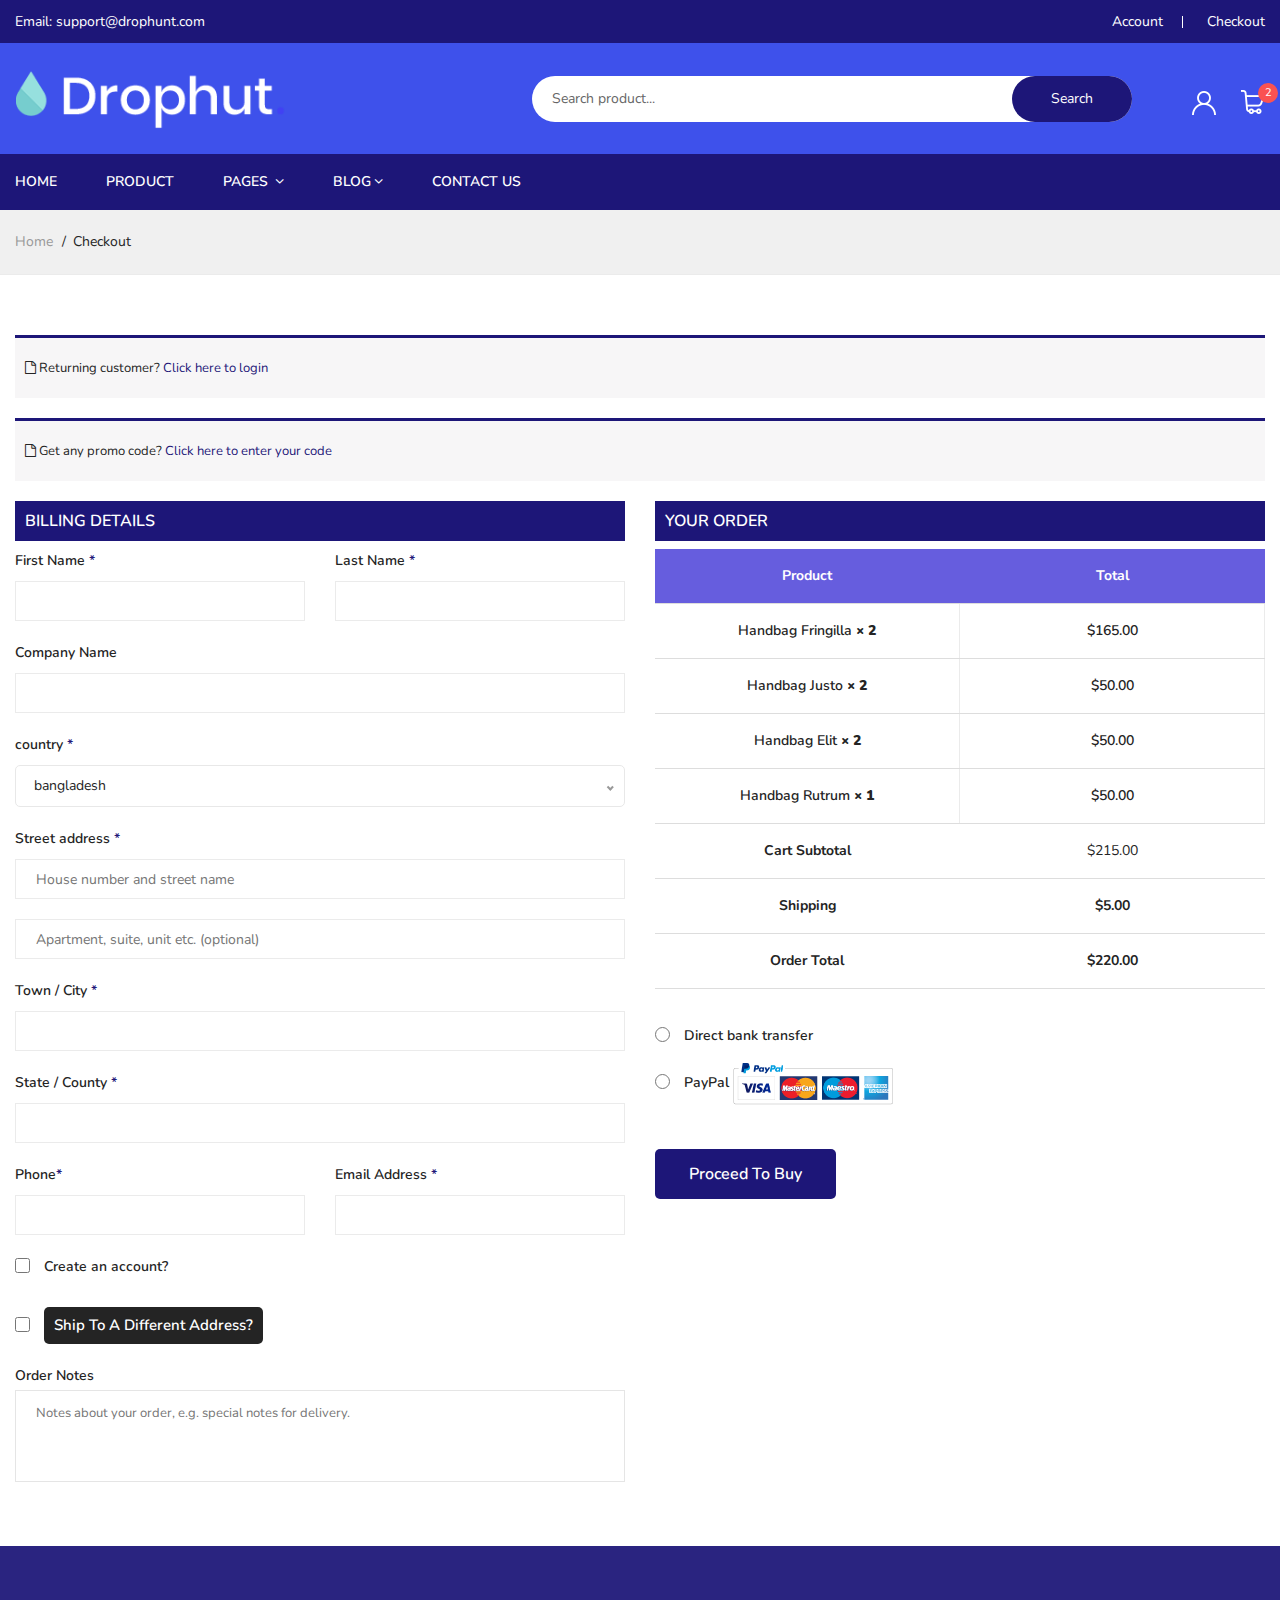
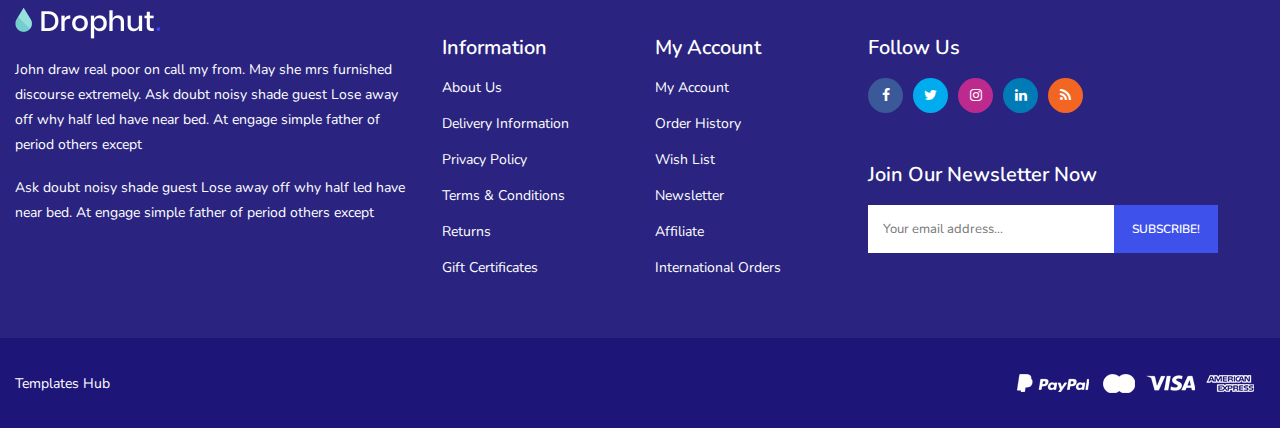
<file: checkout.html>
<!doctype html>
<html class="no-js" lang="en">

<!-- checkout.html  03:24:27 GMT -->
<head>
    <meta charset="utf-8">
    <meta http-equiv="x-ua-compatible" content="ie=edge">
    <title>Drophut - Single Product eCommerce Template</title>
    <meta name="description" content="">
    <meta name="viewport" content="width=device-width, initial-scale=1">
    <!-- Favicon -->
    <link rel="shortcut icon" type="image/x-icon" href="assets/img/favicon.ico">
    
    <!-- CSS 
    ========================= -->
   

    <!-- Plugins CSS -->
    <link rel="stylesheet" href="assets/css/plugins.css">
    
    <!-- Main Style CSS -->
    <link rel="stylesheet" href="assets/css/style.css">
    <link rel="stylesheet" href="assets/css/custom.css">

</head>

<body>

    <!--header area start-->
    <!--Offcanvas menu area start-->
    <div class="off_canvars_overlay">
            
    </div>
    <div class="Offcanvas_menu">
        <div class="container">
            <div class="row">
                <div class="col-12">
                    <div class="canvas_open">
                        <a href="javascript:void(0)"><i class="ion-navicon"></i></a>
                    </div>
                    <div class="Offcanvas_menu_wrapper">
                        <div class="canvas_close">
                              <a href="javascript:void(0)"><i class="ion-android-close"></i></a>  
                        </div>
                        <div class="support_info">
                            <p>Any Enquiry: <a href="tel:">+56985475235</a></p>
                        </div>
                        <div class="top_right text-right">
                            <ul>
                               <li><a href="my-account.html"> My Account </a></li> 
                               <li><a href="checkout.html"> Checkout </a></li> 
                            </ul>
                        </div> 
                        <div class="search_container">
                           <form action="#">
                                <div class="search_box">
                                    <input placeholder="Search product..." type="text">
                                    <button type="submit">Search</button> 
                                </div>
                            </form>
                        </div> 
                        
                        <div class="middel_right_info">
                            <div class="header_wishlist">
                                <a href="wishlist.html"><img src="assets/img/user.png" alt=""></a>
                            </div>
                            <div class="mini_cart_wrapper">
                                <a href="javascript:void(0)"><img src="assets/img/shopping-bag.png" alt=""></a>
                                <span class="cart_quantity">2</span>
                                <!--mini cart-->
                                 <div class="mini_cart">
                                    <div class="cart_item">
                                       <div class="cart_img">
                                           <a href="#"><img src="assets/img/s-product/product.jpg" alt=""></a>
                                       </div>
                                        <div class="cart_info">
                                            <a href="#">Sit voluptatem rhoncus sem lectus</a>
                                            <p>Qty: 1 X <span> $60.00 </span></p>    
                                        </div>
                                        <div class="cart_remove">
                                            <a href="#"><i class="ion-android-close"></i></a>
                                        </div>
                                    </div>
                                    <div class="cart_item">
                                       <div class="cart_img">
                                           <a href="#"><img src="assets/img/s-product/product2.jpg" alt=""></a>
                                       </div>
                                        <div class="cart_info">
                                            <a href="#">Natus erro at congue massa commodo</a>
                                            <p>Qty: 1 X <span> $60.00 </span></p>   
                                        </div>
                                        <div class="cart_remove">
                                            <a href="#"><i class="ion-android-close"></i></a>
                                        </div>
                                    </div>
                                    <div class="mini_cart_table">
                                        <div class="cart_total">
                                            <span>Sub total:</span>
                                            <span class="price">$138.00</span>
                                        </div>
                                        <div class="cart_total mt-10">
                                            <span>total:</span>
                                            <span class="price">$138.00</span>
                                        </div>
                                    </div>

                                    <div class="mini_cart_footer">
                                       <div class="cart_button">
                                            <a href="cart.html">View cart</a>
                                        </div>
                                        <div class="cart_button">
                                            <a href="checkout.html">Checkout</a>
                                        </div>

                                    </div>

                                </div>
                                <!--mini cart end-->
                            </div>
                        </div>
                        <div id="menu" class="text-left ">
                            <ul class="offcanvas_main_menu">
                                <li class="menu-item-has-children active">
                                    <a href="#">Home</a>
                                </li>
                                <li class="menu-item-has-children">
                                    <a href="product-details.html">product</a>
                                </li>
                                <li class="menu-item-has-children">
                                    <a href="#">pages </a>
                                    <ul class="sub-menu">
                                        <li><a href="about.html">About Us</a></li>
										<li><a href="contact.html">contact</a></li>
										<li><a href="privacy-policy.html">privacy policy</a></li>
										<li><a href="faq.html">Frequently Questions</a></li>
										<li><a href="login.html">login</a></li>
										<li><a href="register.html">register</a></li>
										<li><a href="forget-password.html">Forget Password</a></li>
										<li><a href="404.html">Error 404</a></li>
										<li><a href="cart.html">cart</a></li>
										<li><a href="tracking.html">tracking</a></li>
										<li><a href="checkout.html">checkout</a></li>
                                    </ul>
                                </li>
                                <li class="menu-item-has-children">
                                    <a href="#">blog</a>
                                    <ul class="sub-menu">
                                        <li><a href="blog.html">blog</a></li>
                                        <li><a href="blog-details.html">blog details</a></li>
                                    </ul>
                                </li>
                                <li class="menu-item-has-children">
                                    <a href="login.html">my account</a>
                                </li>
                                <li class="menu-item-has-children">
                                    <a href="contact.html"> Contact Us</a> 
                                </li>
                            </ul>
                        </div>

                        <div class="Offcanvas_footer">
                            <span><a href="#"><i class="fa fa-envelope-o"></i> info@drophunt.com</a></span>
                            <ul>
                                <li class="facebook"><a href="#"><i class="fa fa-facebook"></i></a></li>
                                <li class="twitter"><a href="#"><i class="fa fa-twitter"></i></a></li>
                                <li class="pinterest"><a href="#"><i class="fa fa-pinterest-p"></i></a></li>
                                <li class="google-plus"><a href="#"><i class="fa fa-google-plus"></i></a></li>
                                <li class="linkedin"><a href="#"><i class="fa fa-linkedin"></i></a></li>
                            </ul>
                        </div>
                    </div>
                </div>
            </div>
        </div>
    </div>
    <!--Offcanvas menu area end-->
    
    <header>
        <div class="main_header">
            <!--header top start-->
            <div class="header_top">
                <div class="container">  
                    <div class="row align-items-center">
                        <div class="col-lg-6 col-md-6">
                            <div class="support_info">
                                <p>Email: <a href="mailto:">support@drophunt.com</a></p>
                            </div>
                        </div>
                        <div class="col-lg-6 col-md-6">
                            <div class="top_right text-right">
                                <ul>
                                   <li><a href="my-account.html">Account</a></li> 
                                   <li><a href="checkout.html">Checkout</a></li> 
                                </ul>
                            </div>   
                        </div>
                    </div>
                </div>
            </div>
            <!--header top start-->
            <!--header middel start-->
            <div class="header_middle">
                <div class="container">
                    <div class="row align-items-center">
                        <div class="col-lg-3 col-md-6">
                            <div class="logo">
                                <a href="index-2.html"><img src="assets/img/logo/logo.png" alt=""></a>
                            </div>
                        </div>
                        <div class="col-lg-9 col-md-6">
                            <div class="middel_right">
                                <div class="search_container">
                                   <form action="#">
                                        <div class="search_box">
                                            <input placeholder="Search product..." type="text">
                                            <button type="submit">Search</button> 
                                        </div>
                                    </form>
                                </div>
                                <div class="middel_right_info">
                                    <div class="header_wishlist">
                                        <a href="#"><img src="assets/img/user.png" alt=""></a>
                                    </div>
                                    <div class="mini_cart_wrapper">
                                        <a href="javascript:void(0)"><img src="assets/img/shopping-bag.png" alt=""></a>
                                        <span class="cart_quantity">2</span>
                                        <!--mini cart-->
                                         <div class="mini_cart">
                                            <div class="cart_item">
                                               <div class="cart_img">
                                                   <a href="#"><img src="assets/img/s-product/product.jpg" alt=""></a>
                                               </div>
                                                <div class="cart_info">
                                                    <a href="#">Sit voluptatem rhoncus sem lectus</a>
                                                    <p>Qty: 1 X <span> $60.00 </span></p>    
                                                </div>
                                                <div class="cart_remove">
                                                    <a href="#"><i class="ion-android-close"></i></a>
                                                </div>
                                            </div>
                                            <div class="cart_item">
                                               <div class="cart_img">
                                                   <a href="#"><img src="assets/img/s-product/product2.jpg" alt=""></a>
                                               </div>
                                                <div class="cart_info">
                                                    <a href="#">Natus erro at congue massa commodo</a>
                                                    <p>Qty: 1 X <span> $60.00 </span></p>   
                                                </div>
                                                <div class="cart_remove">
                                                    <a href="#"><i class="ion-android-close"></i></a>
                                                </div>
                                            </div>
                                            <div class="mini_cart_table">
                                                <div class="cart_total">
                                                    <span>Sub total:</span>
                                                    <span class="price">$138.00</span>
                                                </div>
                                                <div class="cart_total mt-10">
                                                    <span>total:</span>
                                                    <span class="price">$138.00</span>
                                                </div>
                                            </div>

                                            <div class="mini_cart_footer">
                                               <div class="cart_button">
                                                    <a href="cart.html">View cart</a>
                                                </div>
                                                <div class="cart_button">
                                                    <a href="checkout.html">Checkout</a>
                                                </div>

                                            </div>

                                        </div>
                                        <!--mini cart end-->
                                    </div>
                                </div>
                            </div>
                        </div>
                    </div>
                </div>
            </div>
            <!--header middel end-->
            <!--header bottom satrt-->
            <div class="main_menu_area">
                <div class="container">
                    <div class="row justify-content-center">
                        <div class="col-lg-12 col-md-12">
                            <div class="main_menu menu_position"> 
                                <nav>  
                                    <ul>
                                        <li><a href="index-2.html">home</a></li>
                                        <li><a href="product-details.html">Product</a></li>
                                        
                                        <li><a class="active" href="#">pages <i class="fa fa-angle-down"></i></a>
                                            <ul class="sub_menu pages">
                                                <li><a href="about.html">About Us</a></li>
                                                <li><a href="contact.html">contact</a></li>
                                                <li><a href="privacy-policy.html">privacy policy</a></li>
                                                <li><a href="faq.html">Frequently Questions</a></li>
                                                <li><a href="login.html">login</a></li>
                                                <li><a href="register.html">register</a></li>
                                                <li><a href="forget-password.html">Forget Password</a></li>
                                                <li><a href="404.html">Error 404</a></li>
                                                <li><a href="cart.html">cart</a></li>
                                                <li><a href="tracking.html">tracking</a></li>
                                                <li><a href="checkout.html">checkout</a></li>
                                            </ul>
                                        </li>
                                        <li><a href="blog.html">blog<i class="fa fa-angle-down"></i></a>
                                            <ul class="sub_menu pages">
                                                <li><a href="blog.html">blog</a></li>
                                                <li><a href="blog-details.html">blog details</a></li>
                                            </ul>
                                        </li>
                                        <li><a href="contact.html"> Contact Us</a></li>
                                    </ul>  
                                </nav> 
                            </div>
                        </div>
                    </div>
                </div>
            </div>
            <!--header bottom end-->
        </div> 
    </header>
    <!--header area end-->

    <!--breadcrumbs area start-->
    <div class="breadcrumbs_area">
        <div class="container">   
            <div class="row">
                <div class="col-12">
                    <div class="breadcrumb_content">
                        <ul>
                            <li><a href="index-2.html">home</a></li>
                            <li>Checkout</li>
                        </ul>
                    </div>
                </div>
            </div>
        </div>         
    </div>
    <!--breadcrumbs area end-->

    <!--Checkout page section-->
    <div class="Checkout_section mt-60">
        <div class="container">
            <div class="row">
                <div class="col-12">
                    <div class="user-actions">
                        <h3> 
                            <i class="fa fa-file-o" aria-hidden="true"></i>
                            Returning customer?
                            <a class="Returning" href="#" data-toggle="collapse" data-target="#checkout_login" aria-expanded="true" aria-controls="checkout_login">Click here to login</a>     

                        </h3>
                        <div id="checkout_login" class="collapse" data-parent="#accordionExample">
                            <div class="checkout_info">
                                <p>If you have shopped with us before, please enter your details in the boxes below. If you are a new customer please proceed to the Billing & Shipping section.</p>  
                                <form action="#">  
                                    <div class="form_group">
                                        <label>Username or email <span>*</span></label>
                                        <input type="text">     
                                    </div>
                                    <div class="form_group">
                                        <label>Password  <span>*</span></label>
                                        <input type="text">     
                                    </div> 
                                    <div class="form_group group_3 ">
                                        <button type="submit">Login</button>
                                        <label for="remember_box">
                                            <input id="remember_box" type="checkbox">
                                            <span> Remember me </span>
                                        </label>     
                                    </div>
                                    <a href="#">Lost your password?</a>
                                </form>          
                            </div>
                        </div>    
                    </div>
                    <div class="user-actions">
                        <h3> 
                            <i class="fa fa-file-o" aria-hidden="true"></i>
                            Get any promo code?
                            <a class="Returning" href="#" data-toggle="collapse" data-target="#checkout_coupon" aria-expanded="true" aria-controls="checkout_coupon">Click here to enter your code</a>     

                        </h3>
                        <div id="checkout_coupon" class="collapse" data-parent="#accordionExample">
                            <div class="checkout_info">
                                <form action="#">
                                    <input placeholder="Coupon code" type="text">
                                    <button type="submit">Apply coupon</button>
                                </form>
                            </div>
                        </div>    
                    </div>    
                </div>
            </div>
            <div class="checkout_form">
                <div class="row">
                    <div class="col-lg-6 col-md-6">
                        <form action="#">
                            <h3>Billing Details</h3>
                            <div class="row">

                                <div class="col-lg-6 mb-20">
                                    <label>First Name <span>*</span></label>
                                    <input type="text">    
                                </div>
                                <div class="col-lg-6 mb-20">
                                    <label>Last Name  <span>*</span></label>
                                    <input type="text"> 
                                </div>
                                <div class="col-12 mb-20">
                                    <label>Company Name</label>
                                    <input type="text">     
                                </div>
                                <div class="col-12 mb-20">
                                    <label for="country">country <span>*</span></label>
                                    <select class="niceselect_option" name="cuntry" id="country"> 
                                        <option value="2">bangladesh</option>      
                                        <option value="3">Algeria</option> 
                                        <option value="4">Afghanistan</option>    
                                        <option value="5">Ghana</option>    
                                        <option value="6">Albania</option>    
                                        <option value="7">Bahrain</option>    
                                        <option value="8">Colombia</option>    
                                        <option value="9">Dominican Republic</option>   

                                    </select>
                                </div>

                                <div class="col-12 mb-20">
                                    <label>Street address  <span>*</span></label>
                                    <input placeholder="House number and street name" type="text">     
                                </div>
                                <div class="col-12 mb-20">
                                    <input placeholder="Apartment, suite, unit etc. (optional)" type="text">     
                                </div>
                                <div class="col-12 mb-20">
                                    <label>Town / City <span>*</span></label>
                                    <input  type="text">    
                                </div> 
                                <div class="col-12 mb-20">
                                    <label>State / County <span>*</span></label>
                                    <input type="text">    
                                </div> 
                                <div class="col-lg-6 mb-20">
                                    <label>Phone<span>*</span></label>
                                    <input type="text"> 

                                </div> 
                                <div class="col-lg-6 mb-20">
                                    <label> Email Address   <span>*</span></label>
                                    <input type="text"> 

                                </div> 
                                <div class="col-12 mb-20">
                                    <input id="account" type="checkbox" data-target="createp_account" />
                                    <label for="account"  data-toggle="collapse" data-target="#collapseOne" aria-controls="collapseOne">Create an account?</label>

                                    <div id="collapseOne" class="collapse" data-parent="#accordionExample">
                                        <div class="card-body1">
                                        <label> Account password   <span>*</span></label>
                                            <input placeholder="password" type="password">  
                                        </div>
                                    </div>
                                </div>
                                <div class="col-12 mb-20 accordion" id="accordionExample">
                                    <input id="address" type="checkbox" data-target="createp_account" />
                                    <label class="righ_0" for="address"  data-toggle="collapse" data-target="#collapseTwo" aria-controls="collapseTwo">Ship to a different address?</label>

                                    <div id="collapseTwo" class="collapse" data-parent="#accordionExample">
                                        <div class="row">
                                            <div class="col-lg-6 mb-20">
                                                <label>First Name <span>*</span></label>
                                                <input type="text">    
                                            </div>
                                            <div class="col-lg-6 mb-20">
                                                <label>Last Name  <span>*</span></label>
                                                <input type="text"> 
                                            </div>
                                            <div class="col-12 mb-20">
                                                <label>Company Name</label>
                                                <input type="text">     
                                            </div>
                                            <div class="col-12 mb-20">
                                                <div class="select_form_select">
                                                    <label for="countru_name">country <span>*</span></label>
                                                    <select class="niceselect_option" name="cuntry" id="countru_name"> 
                                                        <option value="2">bangladesh</option>      
                                                        <option value="3">Algeria</option> 
                                                        <option value="4">Afghanistan</option>    
                                                        <option value="5">Ghana</option>    
                                                        <option value="6">Albania</option>    
                                                        <option value="7">Bahrain</option>    
                                                        <option value="8">Colombia</option>    
                                                        <option value="9">Dominican Republic</option>   

                                                    </select>
                                                </div> 
                                            </div>

                                            <div class="col-12 mb-20">
                                                <label>Street address  <span>*</span></label>
                                                <input placeholder="House number and street name" type="text">     
                                            </div>
                                            <div class="col-12 mb-20">
                                                <input placeholder="Apartment, suite, unit etc. (optional)" type="text">     
                                            </div>
                                            <div class="col-12 mb-20">
                                                <label>Town / City <span>*</span></label>
                                                <input  type="text">    
                                            </div> 
                                            <div class="col-12 mb-20">
                                                <label>State / County <span>*</span></label>
                                                <input type="text">    
                                            </div> 
                                            <div class="col-lg-6 mb-20">
                                                <label>Phone<span>*</span></label>
                                                <input type="text"> 

                                            </div> 
                                            <div class="col-lg-6">
                                                <label> Email Address   <span>*</span></label>
                                                <input type="text"> 

                                            </div> 
                                        </div>
                                    </div>
                                </div>
                                <div class="col-12">
                                    <div class="order-notes">
                                        <label for="order_note">Order Notes</label>
                                        <textarea id="order_note" rows="2" placeholder="Notes about your order, e.g. special notes for delivery."></textarea>
                                    </div>    
                                </div>     	    	    	    	    	    	    
                            </div>
                        </form>    
                    </div>
                    <div class="col-lg-6 col-md-6">
                        <form action="#">    
                            <h3>Your order</h3> 
                            <div class="order_table table-responsive">
                                <table>
                                    <thead>
                                        <tr>
                                            <th>Product</th>
                                            <th>Total</th>
                                        </tr>
                                    </thead>
                                    <tbody>
                                        <tr>
                                            <td> Handbag  fringilla <strong> × 2</strong></td>
                                            <td> $165.00</td>
                                        </tr>
                                        <tr>
                                            <td>  Handbag  justo	 <strong> × 2</strong></td>
                                            <td> $50.00</td>
                                        </tr>
                                        <tr>
                                            <td>  Handbag elit	<strong> × 2</strong></td>
                                            <td> $50.00</td>
                                        </tr>
                                        <tr>
                                            <td> Handbag Rutrum	 <strong> × 1</strong></td>
                                            <td> $50.00</td>
                                        </tr>
                                    </tbody>
                                    <tfoot>
                                        <tr>
                                            <th>Cart Subtotal</th>
                                            <td>$215.00</td>
                                        </tr>
                                        <tr>
                                            <th>Shipping</th>
                                            <td><strong>$5.00</strong></td>
                                        </tr>
                                        <tr class="order_total">
                                            <th>Order Total</th>
                                            <td><strong>$220.00</strong></td>
                                        </tr>
                                    </tfoot>
                                </table>     
                            </div>
                            <div class="payment_method">
                                <div class="panel-default">
                                    <input id="payment" name="check_method" type="radio" data-target="createp_account" />
                                    <label for="payment" data-toggle="collapse" data-target="#collapseThree" aria-controls="collapseThree">Direct bank transfer</label>

                                    <div id="collapseThree" class="collapse" data-parent="#accordionExample">
                                        <div class="card-body1">
                                        <p>Please send a check to Store Name, Store Street, Store Town, Store State / County, Store Postcode.</p>
                                        </div>
                                    </div>
                                </div> 
                                <div class="panel-default">
                                    <input id="payment_defult" name="check_method" type="radio" data-target="createp_account" />
                                    <label for="payment_defult" data-toggle="collapse" data-target="#collapseFour" aria-controls="collapseFour">PayPal <img src="assets/img/icon/papyel.png" alt=""></label>

                                    <div id="collapseFour" class="collapse" data-parent="#accordionExample">
                                        <div class="card-body1">
                                        <p>Pay via PayPal; you can pay with your credit card if you don’t have a PayPal. <a href="#">What is Paypal?</a></p> 
                                        </div>
                                    </div>
                                </div>
                                <div class="order_button">
                                    <button  type="submit">Proceed to buy</button> 
                                </div>    
                            </div> 
                        </form>         
                    </div>
                </div> 
            </div> 
        </div>       
    </div>
    <!--Checkout page section end-->

    <!--footer area start-->
    <footer class="footer_widgets">
        <div class="footer_top">
            <div class="container">
                <div class="row">
                <div class="col-lg-4 col-md-6">
                    <div class="widgets_container contact_us">
                        <div class="footer_logo">
                            <a href="#"><img src="assets/img/logo/logo.png" alt=""></a>
                        </div>
                        <div class="footer_contact">
                            <p>John draw real poor on call my from. May she mrs furnished discourse extremely. Ask doubt noisy shade guest Lose away off why half led have near bed. At engage simple father of period others except</p>
                            <p>Ask doubt noisy shade guest Lose away off why half led have near bed. At engage simple father of period others except</p>
                        </div>
                    </div>
                </div>
                <div class="col-lg-2 col-md-6 col-sm-6">
                    <div class="widgets_container widget_menu">
                        <h3>Information</h3>
                        <div class="footer_menu">
                            <ul>
                                <li><a href="about.html">About Us</a></li>
                                <li><a href="blog.html">Delivery Information</a></li>
                                <li><a href="contact.html">Privacy Policy</a></li>
                                <li><a href="services.html">Terms & Conditions</a></li>
                                <li><a href="#">Returns</a></li>
                                <li><a href="#">Gift Certificates</a></li>
                            </ul>
                        </div>
                    </div>
                </div>
                <div class="col-lg-2 col-md-6 col-sm-6">
                    <div class="widgets_container widget_menu">
                        <h3>My Account</h3>
                        <div class="footer_menu">
                            <ul>
                                <li><a href="#">My Account</a></li>
                                <li><a href="#">Order History</a></li>
                                <li><a href="wishlist.html">Wish List</a></li>
                                <li><a href="#">Newsletter</a></li>
                                <li><a href="#">Affiliate</a></li>
                                <li><a href="faq.html">International Orders</a></li>
                            </ul>
                        </div>
                    </div>
                </div>
                <div class="col-lg-4 col-md-6">
                    <div class="widgets_container newsletter">
                        <h3>Follow Us</h3>
                        <div class="footer_social_link">
                            <ul>
                                <li><a class="facebook" href="#" title="Facebook"><i class="fa fa-facebook"></i></a></li>
                                <li><a class="twitter" href="#" title="Twitter"><i class="fa fa-twitter"></i></a></li>
                                <li><a class="instagram" href="#" title="instagram"><i class="fa fa-instagram"></i></a></li>
                                <li><a class="linkedin" href="#" title="linkedin"><i class="fa fa-linkedin"></i></a></li>
                                <li><a class="rss" href="#" title="rss"><i class="fa fa-rss"></i></a></li>
                            </ul>
                        </div>
                        <div class="subscribe_form">
                            <h3>Join Our Newsletter Now</h3>
                            <form id="mc-form" class="mc-form footer-newsletter" >
                                <input id="mc-email" type="email" autocomplete="off" placeholder="Your email address..." />
                                <button id="mc-submit">Subscribe!</button>
                            </form>
                            <!-- mailchimp-alerts Start -->
                            <div class="mailchimp-alerts text-centre">
                                <div class="mailchimp-submitting"></div><!-- mailchimp-submitting end -->
                                <div class="mailchimp-success"></div><!-- mailchimp-success end -->
                                <div class="mailchimp-error"></div><!-- mailchimp-error end -->
                            </div><!-- mailchimp-alerts end -->
                        </div>
                    </div>
                </div>
            </div>
            </div>
        </div>
        <div class="footer_bottom">
            <div class="container">
                <div class="row align-items-center">
                    <div class="col-lg-6 col-md-6">
                        <div class="copyright_area">
                            <p> <a href="templateshub.net">Templates Hub</a></p>
                        </div>
                    </div>
                    <div class="col-lg-6 col-md-6">
                        <div class="footer_payment text-right">
                            <a href="#"><img src="assets/img/icon/payment.png" alt=""></a>
                        </div>
                    </div>
                </div>
            </div>
        </div>   
    </footer>
    <!--footer area end-->


<!-- JS
============================================ -->


<!-- Plugins JS -->
<script src="assets/js/plugins.js"></script>

<!-- Main JS -->
<script src="assets/js/main.js"></script>



</body>

<!-- checkout.html  03:24:27 GMT -->
</html>
</file>
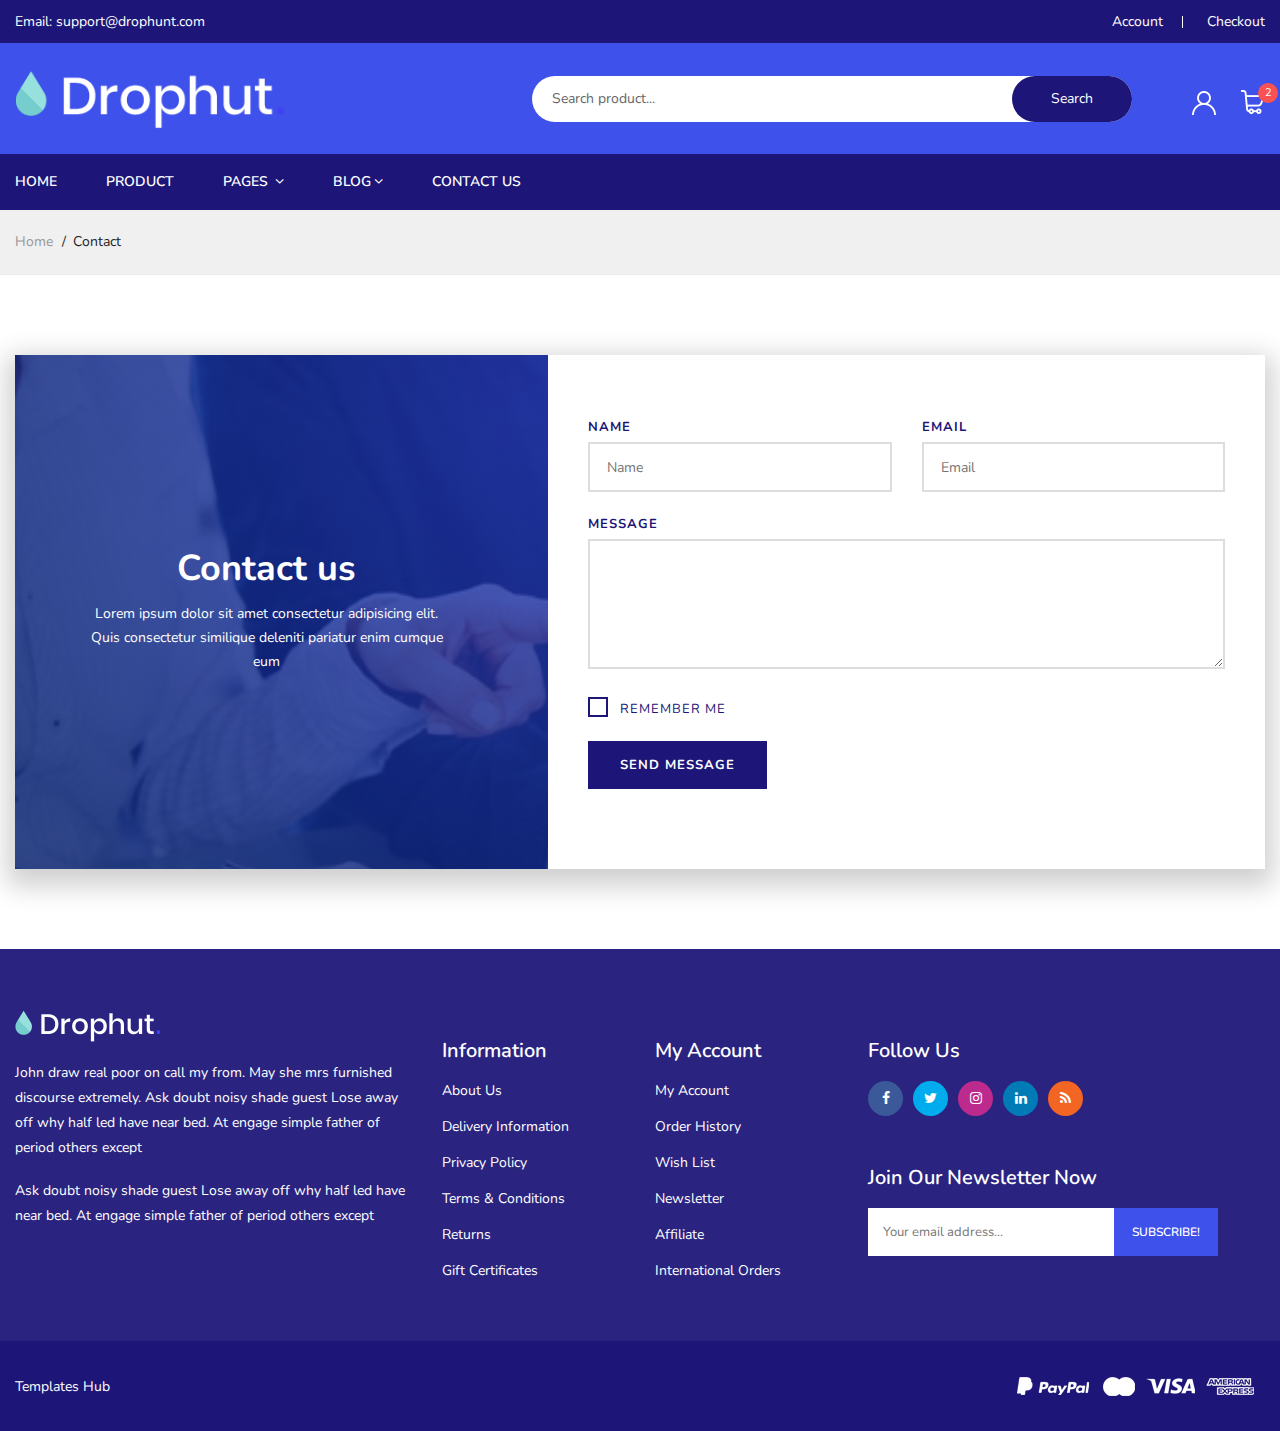
<file: contact.html>
<!doctype html>
<html class="no-js" lang="en">

<!-- contact.html  03:24:45 GMT -->
<head>
    <meta charset="utf-8">
    <meta http-equiv="x-ua-compatible" content="ie=edge">
    <title>Drophut - Single Product eCommerce Template</title>
    <meta name="description" content="">
    <meta name="viewport" content="width=device-width, initial-scale=1">
    <!-- Favicon -->
    <link rel="shortcut icon" type="image/x-icon" href="assets/img/favicon.ico">
    
    <!-- CSS 
    ========================= -->
   

    <!-- Plugins CSS -->
    <link rel="stylesheet" href="assets/css/plugins.css">
    
    <!-- Main Style CSS -->
    <link rel="stylesheet" href="assets/css/style.css">
    <link rel="stylesheet" href="assets/css/custom.css">

</head>

<body>

    <!--header area start-->
    <!--Offcanvas menu area start-->
    <div class="off_canvars_overlay">
            
    </div>
    <div class="Offcanvas_menu">
        <div class="container">
            <div class="row">
                <div class="col-12">
                    <div class="canvas_open">
                        <a href="javascript:void(0)"><i class="ion-navicon"></i></a>
                    </div>
                    <div class="Offcanvas_menu_wrapper">
                        <div class="canvas_close">
                              <a href="javascript:void(0)"><i class="ion-android-close"></i></a>  
                        </div>
                        <div class="support_info">
                            <p>Any Enquiry: <a href="tel:">+56985475235</a></p>
                        </div>
                        <div class="top_right text-right">
                            <ul>
                               <li><a href="my-account.html"> My Account </a></li> 
                               <li><a href="checkout.html"> Checkout </a></li> 
                            </ul>
                        </div> 
                        <div class="search_container">
                           <form action="#">
                                <div class="search_box">
                                    <input placeholder="Search product..." type="text">
                                    <button type="submit">Search</button> 
                                </div>
                            </form>
                        </div> 
                        
                        <div class="middel_right_info">
                            <div class="header_wishlist">
                                <a href="wishlist.html"><img src="assets/img/user.png" alt=""></a>
                            </div>
                            <div class="mini_cart_wrapper">
                                <a href="javascript:void(0)"><img src="assets/img/shopping-bag.png" alt=""></a>
                                <span class="cart_quantity">2</span>
                                <!--mini cart-->
                                 <div class="mini_cart">
                                    <div class="cart_item">
                                       <div class="cart_img">
                                           <a href="#"><img src="assets/img/s-product/product.jpg" alt=""></a>
                                       </div>
                                        <div class="cart_info">
                                            <a href="#">Sit voluptatem rhoncus sem lectus</a>
                                            <p>Qty: 1 X <span> $60.00 </span></p>    
                                        </div>
                                        <div class="cart_remove">
                                            <a href="#"><i class="ion-android-close"></i></a>
                                        </div>
                                    </div>
                                    <div class="cart_item">
                                       <div class="cart_img">
                                           <a href="#"><img src="assets/img/s-product/product2.jpg" alt=""></a>
                                       </div>
                                        <div class="cart_info">
                                            <a href="#">Natus erro at congue massa commodo</a>
                                            <p>Qty: 1 X <span> $60.00 </span></p>   
                                        </div>
                                        <div class="cart_remove">
                                            <a href="#"><i class="ion-android-close"></i></a>
                                        </div>
                                    </div>
                                    <div class="mini_cart_table">
                                        <div class="cart_total">
                                            <span>Sub total:</span>
                                            <span class="price">$138.00</span>
                                        </div>
                                        <div class="cart_total mt-10">
                                            <span>total:</span>
                                            <span class="price">$138.00</span>
                                        </div>
                                    </div>

                                    <div class="mini_cart_footer">
                                       <div class="cart_button">
                                            <a href="cart.html">View cart</a>
                                        </div>
                                        <div class="cart_button">
                                            <a href="checkout.html">Checkout</a>
                                        </div>

                                    </div>

                                </div>
                                <!--mini cart end-->
                            </div>
                        </div>
                        <div id="menu" class="text-left ">
                            <ul class="offcanvas_main_menu">
                                <li class="menu-item-has-children active">
                                    <a href="#">Home</a>
                                </li>
                                <li class="menu-item-has-children">
                                    <a href="product-details.html">product</a>
                                </li>
                                <li class="menu-item-has-children">
                                    <a href="#">pages </a>
                                    <ul class="sub-menu">
                                        <li><a href="about.html">About Us</a></li>
										<li><a href="contact.html">contact</a></li>
										<li><a href="privacy-policy.html">privacy policy</a></li>
										<li><a href="faq.html">Frequently Questions</a></li>
										<li><a href="login.html">login</a></li>
										<li><a href="register.html">register</a></li>
										<li><a href="forget-password.html">Forget Password</a></li>
										<li><a href="404.html">Error 404</a></li>
										<li><a href="cart.html">cart</a></li>
										<li><a href="tracking.html">tracking</a></li>
										<li><a href="checkout.html">checkout</a></li>
                                    </ul>
                                </li>
                                <li class="menu-item-has-children">
                                    <a href="#">blog</a>
                                    <ul class="sub-menu">
                                        <li><a href="blog.html">blog</a></li>
                                        <li><a href="blog-details.html">blog details</a></li>
                                    </ul>
                                </li>
                                <li class="menu-item-has-children">
                                    <a href="login.html">my account</a>
                                </li>
                                <li class="menu-item-has-children">
                                    <a href="contact.html"> Contact Us</a> 
                                </li>
                            </ul>
                        </div>

                        <div class="Offcanvas_footer">
                            <span><a href="#"><i class="fa fa-envelope-o"></i> info@drophunt.com</a></span>
                            <ul>
                                <li class="facebook"><a href="#"><i class="fa fa-facebook"></i></a></li>
                                <li class="twitter"><a href="#"><i class="fa fa-twitter"></i></a></li>
                                <li class="pinterest"><a href="#"><i class="fa fa-pinterest-p"></i></a></li>
                                <li class="google-plus"><a href="#"><i class="fa fa-google-plus"></i></a></li>
                                <li class="linkedin"><a href="#"><i class="fa fa-linkedin"></i></a></li>
                            </ul>
                        </div>
                    </div>
                </div>
            </div>
        </div>
    </div>
    <!--Offcanvas menu area end-->
    
    <header>
        <div class="main_header">
            <!--header top start-->
            <div class="header_top">
                <div class="container">  
                    <div class="row align-items-center">
                        <div class="col-lg-6 col-md-6">
                            <div class="support_info">
                                <p>Email: <a href="mailto:">support@drophunt.com</a></p>
                            </div>
                        </div>
                        <div class="col-lg-6 col-md-6">
                            <div class="top_right text-right">
                                <ul>
                                   <li><a href="my-account.html">Account</a></li> 
                                   <li><a href="checkout.html">Checkout</a></li> 
                                </ul>
                            </div>   
                        </div>
                    </div>
                </div>
            </div>
            <!--header top start-->
            <!--header middel start-->
            <div class="header_middle">
                <div class="container">
                    <div class="row align-items-center">
                        <div class="col-lg-3 col-md-6">
                            <div class="logo">
                                <a href="index.html"><img src="assets/img/logo/logo.png" alt=""></a>
                            </div>
                        </div>
                        <div class="col-lg-9 col-md-6">
                            <div class="middel_right">
                                <div class="search_container">
                                   <form action="#">
                                        <div class="search_box">
                                            <input placeholder="Search product..." type="text">
                                            <button type="submit">Search</button> 
                                        </div>
                                    </form>
                                </div>
                                <div class="middel_right_info">
                                    <div class="header_wishlist">
                                        <a href="#"><img src="assets/img/user.png" alt=""></a>
                                    </div>
                                    <div class="mini_cart_wrapper">
                                        <a href="javascript:void(0)"><img src="assets/img/shopping-bag.png" alt=""></a>
                                        <span class="cart_quantity">2</span>
                                        <!--mini cart-->
                                         <div class="mini_cart">
                                            <div class="cart_item">
                                               <div class="cart_img">
                                                   <a href="#"><img src="assets/img/s-product/product.jpg" alt=""></a>
                                               </div>
                                                <div class="cart_info">
                                                    <a href="#">Sit voluptatem rhoncus sem lectus</a>
                                                    <p>Qty: 1 X <span> $60.00 </span></p>    
                                                </div>
                                                <div class="cart_remove">
                                                    <a href="#"><i class="ion-android-close"></i></a>
                                                </div>
                                            </div>
                                            <div class="cart_item">
                                               <div class="cart_img">
                                                   <a href="#"><img src="assets/img/s-product/product2.jpg" alt=""></a>
                                               </div>
                                                <div class="cart_info">
                                                    <a href="#">Natus erro at congue massa commodo</a>
                                                    <p>Qty: 1 X <span> $60.00 </span></p>   
                                                </div>
                                                <div class="cart_remove">
                                                    <a href="#"><i class="ion-android-close"></i></a>
                                                </div>
                                            </div>
                                            <div class="mini_cart_table">
                                                <div class="cart_total">
                                                    <span>Sub total:</span>
                                                    <span class="price">$138.00</span>
                                                </div>
                                                <div class="cart_total mt-10">
                                                    <span>total:</span>
                                                    <span class="price">$138.00</span>
                                                </div>
                                            </div>

                                            <div class="mini_cart_footer">
                                               <div class="cart_button">
                                                    <a href="cart.html">View cart</a>
                                                </div>
                                                <div class="cart_button">
                                                    <a href="checkout.html">Checkout</a>
                                                </div>

                                            </div>

                                        </div>
                                        <!--mini cart end-->
                                    </div>
                                </div>
                            </div>
                        </div>
                    </div>
                </div>
            </div>
            <!--header middel end-->
            <!--header bottom satrt-->
            <div class="main_menu_area">
                <div class="container">
                    <div class="row justify-content-center">
                        <div class="col-lg-12 col-md-12">
                            <div class="main_menu menu_position"> 
                                <nav>  
                                    <ul>
                                        <li><a href="index.html">home</a></li>
                                        <li><a href="product-details.html">Product</a></li>
                                        
                                        <li><a class="active" href="#">pages <i class="fa fa-angle-down"></i></a>
                                            <ul class="sub_menu pages">
                                                <li><a href="about.html">About Us</a></li>
                                                <li><a href="contact.html">contact</a></li>
                                                <li><a href="privacy-policy.html">privacy policy</a></li>
                                                <li><a href="faq.html">Frequently Questions</a></li>
                                                <li><a href="login.html">login</a></li>
                                                <li><a href="register.html">register</a></li>
                                                <li><a href="forget-password.html">Forget Password</a></li>
                                                <li><a href="404.html">Error 404</a></li>
                                                <li><a href="cart.html">cart</a></li>
                                                <li><a href="tracking.html">tracking</a></li>
                                                <li><a href="checkout.html">checkout</a></li>
                                            </ul>
                                        </li>
                                        <li><a href="blog.html">blog<i class="fa fa-angle-down"></i></a>
                                            <ul class="sub_menu pages">
                                                <li><a href="blog.html">blog</a></li>
                                                <li><a href="blog-details.html">blog details</a></li>
                                            </ul>
                                        </li>
                                        <li><a href="contact.html"> Contact Us</a></li>
                                    </ul>  
                                </nav> 
                            </div>
                        </div>
                    </div>
                </div>
            </div>
            <!--header bottom end-->
        </div> 
    </header>
    <!--header area end-->

    <!--breadcrumbs area start-->
    <div class="breadcrumbs_area">
        <div class="container">   
            <div class="row">
                <div class="col-12">
                    <div class="breadcrumb_content">
                        <ul>
                            <li><a href="index.html">home</a></li>
                            <li>Contact</li>
                        </ul>
                    </div>
                </div>
            </div>
        </div>         
    </div>
    <!--breadcrumbs area end-->

	<section class="account">
		<div class="container">
			<div class="row justify-content-center">
				<div class="col-lg-12">
					<div class="account-contents" style="background: url('assets/img/about/about2.jpg'); background-size: cover;">
                        <div class="row">
                            <div class="col-xl-5 col-lg-5 col-md-5 col-sm-12">
                                <div class="account-thumb">
                                    <h2>Contact us</h2>
                                    <p>Lorem ipsum dolor sit amet consectetur adipisicing elit. Quis consectetur similique deleniti pariatur enim cumque eum</p>
                                </div>
                            </div>
                            <div class="col-xl-7 col-lg-7 col-md-7 col-sm-12">
                                <div class="account-content">
                                    <form action="#">
                                        <div class="row">
                                            <div class="col-lg-6">
                                                <div class="single-acc-field">
                                                    <label for="name">Name</label>
                                                    <input type="text" placeholder="Name" id="name">
                                                </div>
                                            </div>
                                            <div class="col-lg-6">
                                                <div class="single-acc-field">
                                                    <label for="email">Email</label>
                                                    <input type="email" placeholder="Email" id="email">
                                                </div>
                                            </div>
                                            <div class="col-lg-12">
                                                <div class="single-acc-field">
                                                    <label for="msg">Message</label>
                                                    <textarea name="msg" id="msg" rows="4"></textarea>
                                                </div>
                                            </div>
                                        </div>
                                        
                                        
                                        <div class="single-acc-field boxes">
                                            <input type="checkbox" id="checkbox">
                                            <label for="checkbox">Remember me</label>
                                        </div>
                                        <div class="single-acc-field">
                                            <button type="submit">Send Message</button>
                                        </div>
                                    </form>
                                </div>
                            </div>
                        </div>
					</div>
				</div>
			</div>
		</div>
	</section>

    <!--footer area start-->
    <footer class="footer_widgets">
        <div class="footer_top">
            <div class="container">
                <div class="row">
                <div class="col-lg-4 col-md-6">
                    <div class="widgets_container contact_us">
                        <div class="footer_logo">
                            <a href="#"><img src="assets/img/logo/logo.png" alt=""></a>
                        </div>
                        <div class="footer_contact">
                            <p>John draw real poor on call my from. May she mrs furnished discourse extremely. Ask doubt noisy shade guest Lose away off why half led have near bed. At engage simple father of period others except</p>
                            <p>Ask doubt noisy shade guest Lose away off why half led have near bed. At engage simple father of period others except</p>
                        </div>
                    </div>
                </div>
                <div class="col-lg-2 col-md-6 col-sm-6">
                    <div class="widgets_container widget_menu">
                        <h3>Information</h3>
                        <div class="footer_menu">
                            <ul>
                                <li><a href="about.html">About Us</a></li>
                                <li><a href="blog.html">Delivery Information</a></li>
                                <li><a href="contact.html">Privacy Policy</a></li>
                                <li><a href="services.html">Terms & Conditions</a></li>
                                <li><a href="#">Returns</a></li>
                                <li><a href="#">Gift Certificates</a></li>
                            </ul>
                        </div>
                    </div>
                </div>
                <div class="col-lg-2 col-md-6 col-sm-6">
                    <div class="widgets_container widget_menu">
                        <h3>My Account</h3>
                        <div class="footer_menu">
                            <ul>
                                <li><a href="#">My Account</a></li>
                                <li><a href="#">Order History</a></li>
                                <li><a href="wishlist.html">Wish List</a></li>
                                <li><a href="#">Newsletter</a></li>
                                <li><a href="#">Affiliate</a></li>
                                <li><a href="faq.html">International Orders</a></li>
                            </ul>
                        </div>
                    </div>
                </div>
                <div class="col-lg-4 col-md-6">
                    <div class="widgets_container newsletter">
                        <h3>Follow Us</h3>
                        <div class="footer_social_link">
                            <ul>
                                <li><a class="facebook" href="#" title="Facebook"><i class="fa fa-facebook"></i></a></li>
                                <li><a class="twitter" href="#" title="Twitter"><i class="fa fa-twitter"></i></a></li>
                                <li><a class="instagram" href="#" title="instagram"><i class="fa fa-instagram"></i></a></li>
                                <li><a class="linkedin" href="#" title="linkedin"><i class="fa fa-linkedin"></i></a></li>
                                <li><a class="rss" href="#" title="rss"><i class="fa fa-rss"></i></a></li>
                            </ul>
                        </div>
                        <div class="subscribe_form">
                            <h3>Join Our Newsletter Now</h3>
                            <form id="mc-form" class="mc-form footer-newsletter" >
                                <input id="mc-email" type="email" autocomplete="off" placeholder="Your email address..." />
                                <button id="mc-submit">Subscribe!</button>
                            </form>
                            <!-- mailchimp-alerts Start -->
                            <div class="mailchimp-alerts text-centre">
                                <div class="mailchimp-submitting"></div><!-- mailchimp-submitting end -->
                                <div class="mailchimp-success"></div><!-- mailchimp-success end -->
                                <div class="mailchimp-error"></div><!-- mailchimp-error end -->
                            </div><!-- mailchimp-alerts end -->
                        </div>
                    </div>
                </div>
            </div>
            </div>
        </div>
        <div class="footer_bottom">
            <div class="container">
                <div class="row align-items-center">
                    <div class="col-lg-6 col-md-6">
                        <div class="copyright_area">
                            <p> <a href="templateshub.net">Templates Hub</a></p>
                        </div>
                    </div>
                    <div class="col-lg-6 col-md-6">
                        <div class="footer_payment text-right">
                            <a href="#"><img src="assets/img/icon/payment.png" alt=""></a>
                        </div>
                    </div>
                </div>
            </div>
        </div>   
    </footer>
    <!--footer area end-->


<!-- JS
============================================ -->


<!-- Plugins JS -->
<script src="assets/js/plugins.js"></script>

<!-- Main JS -->
<script src="assets/js/main.js"></script>



</body>

<!-- contact.html  03:24:45 GMT -->
</html>
</file>
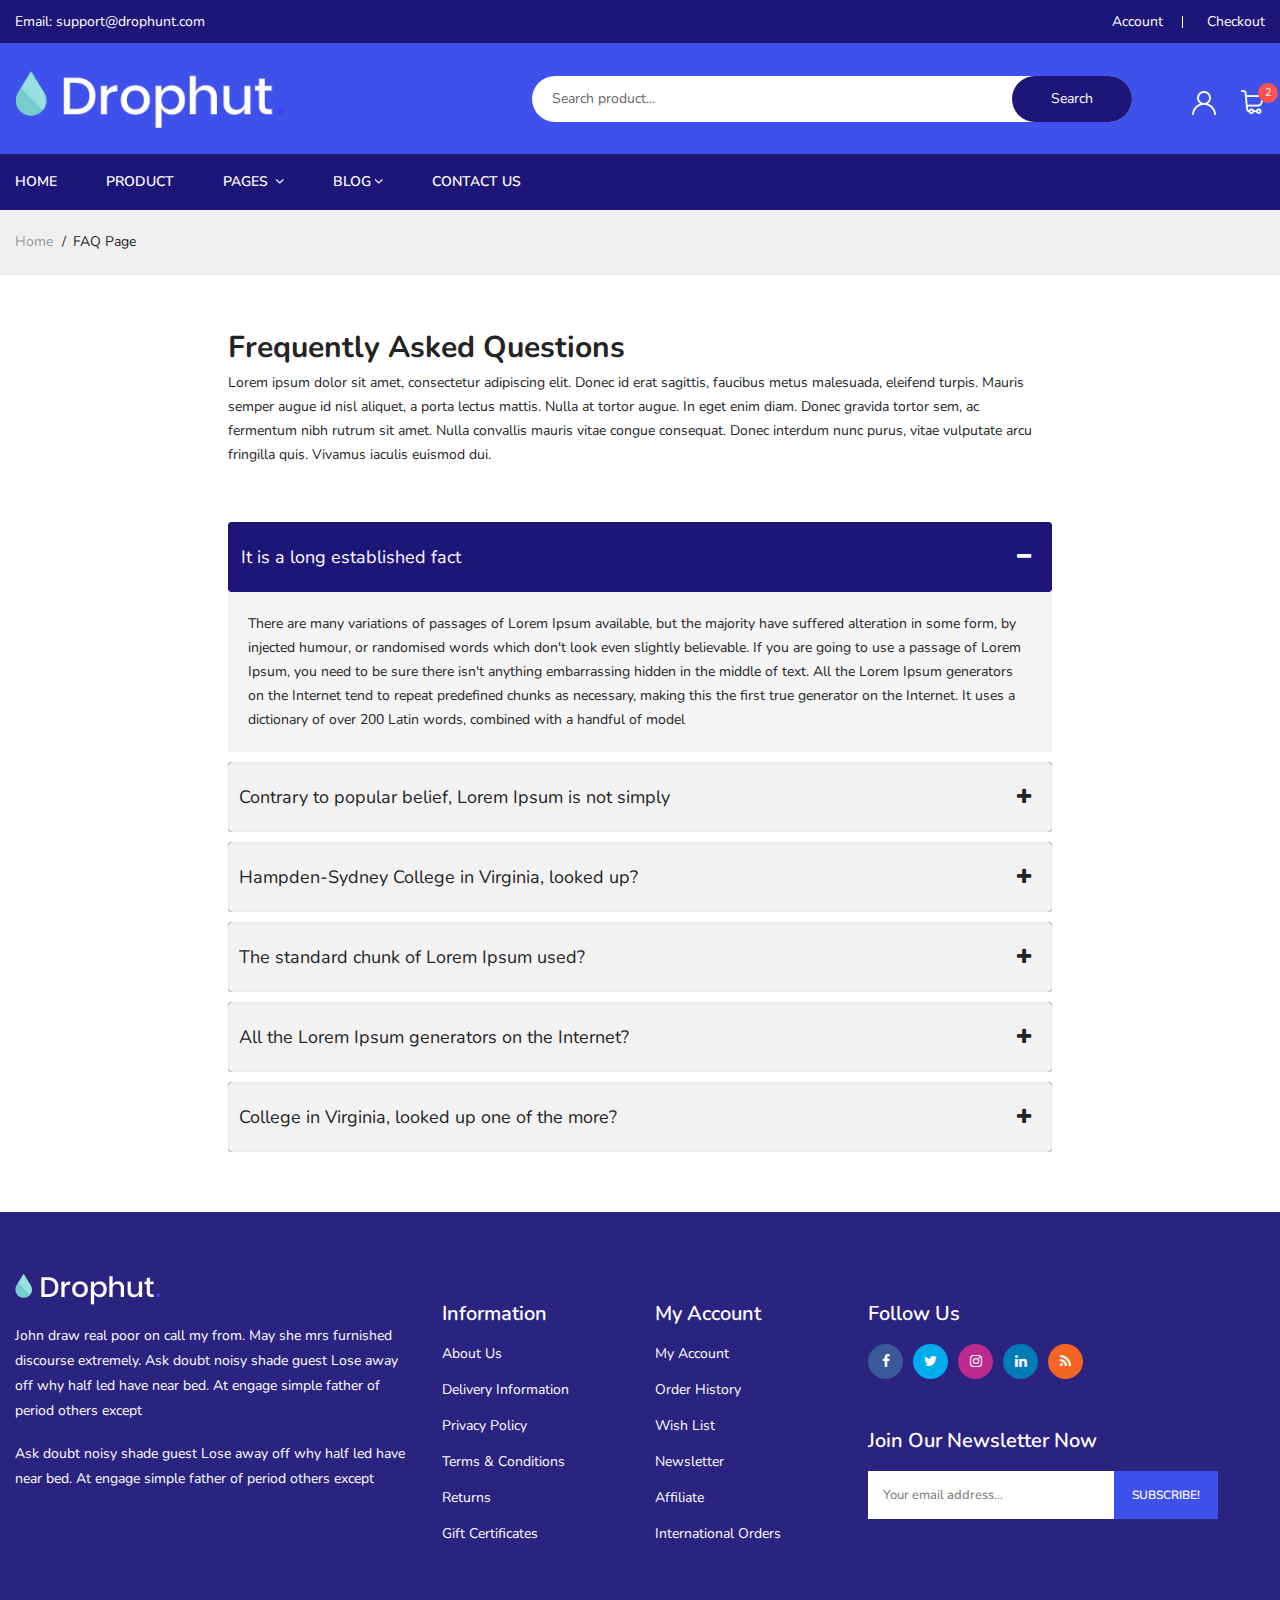
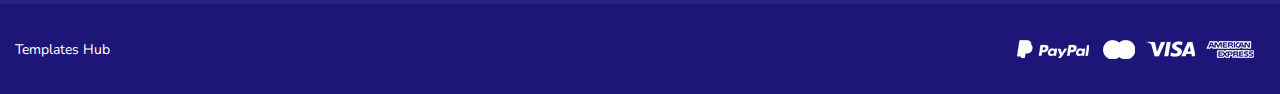
<file: faq.html>
<!doctype html>
<html class="no-js" lang="en">

<!-- faq.html  03:24:51 GMT -->
<head>
    <meta charset="utf-8">
    <meta http-equiv="x-ua-compatible" content="ie=edge">
    <title>Drophut - Single Product eCommerce Template</title>
    <meta name="description" content="">
    <meta name="viewport" content="width=device-width, initial-scale=1">
    <!-- Favicon -->
    <link rel="shortcut icon" type="image/x-icon" href="assets/img/favicon.ico">
    
    <!-- CSS 
    ========================= -->
   

    <!-- Plugins CSS -->
    <link rel="stylesheet" href="assets/css/plugins.css">
    
    <!-- Main Style CSS -->
    <link rel="stylesheet" href="assets/css/style.css">
    <link rel="stylesheet" href="assets/css/custom.css">

</head>

<body>

    <!--header area start-->
    <!--Offcanvas menu area start-->
    <div class="off_canvars_overlay">
            
    </div>
    <div class="Offcanvas_menu">
        <div class="container">
            <div class="row">
                <div class="col-12">
                    <div class="canvas_open">
                        <a href="javascript:void(0)"><i class="ion-navicon"></i></a>
                    </div>
                    <div class="Offcanvas_menu_wrapper">
                        <div class="canvas_close">
                              <a href="javascript:void(0)"><i class="ion-android-close"></i></a>  
                        </div>
                        <div class="support_info">
                            <p>Any Enquiry: <a href="tel:">+56985475235</a></p>
                        </div>
                        <div class="top_right text-right">
                            <ul>
                               <li><a href="my-account.html"> My Account </a></li> 
                               <li><a href="checkout.html"> Checkout </a></li> 
                            </ul>
                        </div> 
                        <div class="search_container">
                           <form action="#">
                                <div class="search_box">
                                    <input placeholder="Search product..." type="text">
                                    <button type="submit">Search</button> 
                                </div>
                            </form>
                        </div> 
                        
                        <div class="middel_right_info">
                            <div class="header_wishlist">
                                <a href="wishlist.html"><img src="assets/img/user.png" alt=""></a>
                            </div>
                            <div class="mini_cart_wrapper">
                                <a href="javascript:void(0)"><img src="assets/img/shopping-bag.png" alt=""></a>
                                <span class="cart_quantity">2</span>
                                <!--mini cart-->
                                 <div class="mini_cart">
                                    <div class="cart_item">
                                       <div class="cart_img">
                                           <a href="#"><img src="assets/img/s-product/product.jpg" alt=""></a>
                                       </div>
                                        <div class="cart_info">
                                            <a href="#">Sit voluptatem rhoncus sem lectus</a>
                                            <p>Qty: 1 X <span> $60.00 </span></p>    
                                        </div>
                                        <div class="cart_remove">
                                            <a href="#"><i class="ion-android-close"></i></a>
                                        </div>
                                    </div>
                                    <div class="cart_item">
                                       <div class="cart_img">
                                           <a href="#"><img src="assets/img/s-product/product2.jpg" alt=""></a>
                                       </div>
                                        <div class="cart_info">
                                            <a href="#">Natus erro at congue massa commodo</a>
                                            <p>Qty: 1 X <span> $60.00 </span></p>   
                                        </div>
                                        <div class="cart_remove">
                                            <a href="#"><i class="ion-android-close"></i></a>
                                        </div>
                                    </div>
                                    <div class="mini_cart_table">
                                        <div class="cart_total">
                                            <span>Sub total:</span>
                                            <span class="price">$138.00</span>
                                        </div>
                                        <div class="cart_total mt-10">
                                            <span>total:</span>
                                            <span class="price">$138.00</span>
                                        </div>
                                    </div>

                                    <div class="mini_cart_footer">
                                       <div class="cart_button">
                                            <a href="cart.html">View cart</a>
                                        </div>
                                        <div class="cart_button">
                                            <a href="checkout.html">Checkout</a>
                                        </div>

                                    </div>

                                </div>
                                <!--mini cart end-->
                            </div>
                        </div>
                        <div id="menu" class="text-left ">
                            <ul class="offcanvas_main_menu">
                                <li class="menu-item-has-children active">
                                    <a href="#">Home</a>
                                </li>
                                <li class="menu-item-has-children">
                                    <a href="product-details.html">product</a>
                                </li>
                                <li class="menu-item-has-children">
                                    <a href="#">pages </a>
                                    <ul class="sub-menu">
                                        <li><a href="about.html">About Us</a></li>
										<li><a href="contact.html">contact</a></li>
										<li><a href="privacy-policy.html">privacy policy</a></li>
										<li><a href="faq.html">Frequently Questions</a></li>
										<li><a href="login.html">login</a></li>
										<li><a href="register.html">register</a></li>
										<li><a href="forget-password.html">Forget Password</a></li>
										<li><a href="404.html">Error 404</a></li>
										<li><a href="cart.html">cart</a></li>
										<li><a href="tracking.html">tracking</a></li>
										<li><a href="checkout.html">checkout</a></li>
                                    </ul>
                                </li>
                                <li class="menu-item-has-children">
                                    <a href="#">blog</a>
                                    <ul class="sub-menu">
                                        <li><a href="blog.html">blog</a></li>
                                        <li><a href="blog-details.html">blog details</a></li>
                                    </ul>
                                </li>
                                <li class="menu-item-has-children">
                                    <a href="login.html">my account</a>
                                </li>
                                <li class="menu-item-has-children">
                                    <a href="contact.html"> Contact Us</a> 
                                </li>
                            </ul>
                        </div>

                        <div class="Offcanvas_footer">
                            <span><a href="#"><i class="fa fa-envelope-o"></i> info@drophunt.com</a></span>
                            <ul>
                                <li class="facebook"><a href="#"><i class="fa fa-facebook"></i></a></li>
                                <li class="twitter"><a href="#"><i class="fa fa-twitter"></i></a></li>
                                <li class="pinterest"><a href="#"><i class="fa fa-pinterest-p"></i></a></li>
                                <li class="google-plus"><a href="#"><i class="fa fa-google-plus"></i></a></li>
                                <li class="linkedin"><a href="#"><i class="fa fa-linkedin"></i></a></li>
                            </ul>
                        </div>
                    </div>
                </div>
            </div>
        </div>
    </div>
    <!--Offcanvas menu area end-->
    
    <header>
        <div class="main_header">
            <!--header top start-->
            <div class="header_top">
                <div class="container">  
                    <div class="row align-items-center">
                        <div class="col-lg-6 col-md-6">
                            <div class="support_info">
                                <p>Email: <a href="mailto:">support@drophunt.com</a></p>
                            </div>
                        </div>
                        <div class="col-lg-6 col-md-6">
                            <div class="top_right text-right">
                                <ul>
                                   <li><a href="my-account.html">Account</a></li> 
                                   <li><a href="checkout.html">Checkout</a></li> 
                                </ul>
                            </div>   
                        </div>
                    </div>
                </div>
            </div>
            <!--header top start-->
            <!--header middel start-->
            <div class="header_middle">
                <div class="container">
                    <div class="row align-items-center">
                        <div class="col-lg-3 col-md-6">
                            <div class="logo">
                                <a href="index-2.html"><img src="assets/img/logo/logo.png" alt=""></a>
                            </div>
                        </div>
                        <div class="col-lg-9 col-md-6">
                            <div class="middel_right">
                                <div class="search_container">
                                   <form action="#">
                                        <div class="search_box">
                                            <input placeholder="Search product..." type="text">
                                            <button type="submit">Search</button> 
                                        </div>
                                    </form>
                                </div>
                                <div class="middel_right_info">
                                    <div class="header_wishlist">
                                        <a href="#"><img src="assets/img/user.png" alt=""></a>
                                    </div>
                                    <div class="mini_cart_wrapper">
                                        <a href="javascript:void(0)"><img src="assets/img/shopping-bag.png" alt=""></a>
                                        <span class="cart_quantity">2</span>
                                        <!--mini cart-->
                                         <div class="mini_cart">
                                            <div class="cart_item">
                                               <div class="cart_img">
                                                   <a href="#"><img src="assets/img/s-product/product.jpg" alt=""></a>
                                               </div>
                                                <div class="cart_info">
                                                    <a href="#">Sit voluptatem rhoncus sem lectus</a>
                                                    <p>Qty: 1 X <span> $60.00 </span></p>    
                                                </div>
                                                <div class="cart_remove">
                                                    <a href="#"><i class="ion-android-close"></i></a>
                                                </div>
                                            </div>
                                            <div class="cart_item">
                                               <div class="cart_img">
                                                   <a href="#"><img src="assets/img/s-product/product2.jpg" alt=""></a>
                                               </div>
                                                <div class="cart_info">
                                                    <a href="#">Natus erro at congue massa commodo</a>
                                                    <p>Qty: 1 X <span> $60.00 </span></p>   
                                                </div>
                                                <div class="cart_remove">
                                                    <a href="#"><i class="ion-android-close"></i></a>
                                                </div>
                                            </div>
                                            <div class="mini_cart_table">
                                                <div class="cart_total">
                                                    <span>Sub total:</span>
                                                    <span class="price">$138.00</span>
                                                </div>
                                                <div class="cart_total mt-10">
                                                    <span>total:</span>
                                                    <span class="price">$138.00</span>
                                                </div>
                                            </div>

                                            <div class="mini_cart_footer">
                                               <div class="cart_button">
                                                    <a href="cart.html">View cart</a>
                                                </div>
                                                <div class="cart_button">
                                                    <a href="checkout.html">Checkout</a>
                                                </div>

                                            </div>

                                        </div>
                                        <!--mini cart end-->
                                    </div>
                                </div>
                            </div>
                        </div>
                    </div>
                </div>
            </div>
            <!--header middel end-->
            <!--header bottom satrt-->
            <div class="main_menu_area">
                <div class="container">
                    <div class="row justify-content-center">
                        <div class="col-lg-12 col-md-12">
                            <div class="main_menu menu_position"> 
                                <nav>  
                                    <ul>
                                        <li><a href="index-2.html">home</a></li>
                                        <li><a href="product-details.html">Product</a></li>
                                        
                                        <li><a class="active" href="#">pages <i class="fa fa-angle-down"></i></a>
                                            <ul class="sub_menu pages">
                                                <li><a href="about.html">About Us</a></li>
                                                <li><a href="contact.html">contact</a></li>
                                                <li><a href="privacy-policy.html">privacy policy</a></li>
                                                <li><a href="faq.html">Frequently Questions</a></li>
                                                <li><a href="login.html">login</a></li>
                                                <li><a href="register.html">register</a></li>
                                                <li><a href="forget-password.html">Forget Password</a></li>
                                                <li><a href="404.html">Error 404</a></li>
                                                <li><a href="cart.html">cart</a></li>
                                                <li><a href="tracking.html">tracking</a></li>
                                                <li><a href="checkout.html">checkout</a></li>
                                            </ul>
                                        </li>
                                        <li><a href="blog.html">blog<i class="fa fa-angle-down"></i></a>
                                            <ul class="sub_menu pages">
                                                <li><a href="blog.html">blog</a></li>
                                                <li><a href="blog-details.html">blog details</a></li>
                                            </ul>
                                        </li>
                                        <li><a href="contact.html"> Contact Us</a></li>
                                    </ul>  
                                </nav> 
                            </div>
                        </div>
                    </div>
                </div>
            </div>
            <!--header bottom end-->
        </div> 
    </header>
    <!--header area end-->

    <!--breadcrumbs area start-->
    <div class="breadcrumbs_area">
        <div class="container">   
            <div class="row">
                <div class="col-12">
                    <div class="breadcrumb_content">
                        <ul>
                            <li><a href="index-2.html">home</a></li>
                            <li>FAQ page</li>
                        </ul>
                    </div>
                </div>
            </div>
        </div>         
    </div>
    <!--breadcrumbs area end-->

    <!--faq area start-->
    <div class="faq_content_area">
        <div class="container">   
            <div class="row justify-content-center">
                <div class="col-xl-8 col-lg-8 col-md-12">
                    <div class="faq_content_wrapper">
                        <h3>Frequently Asked Questions</h3>
                        <p>Lorem ipsum dolor sit amet, consectetur adipiscing elit. Donec id erat sagittis, faucibus metus malesuada, eleifend turpis. Mauris semper augue id nisl aliquet, a porta lectus mattis. Nulla at tortor augue. In eget enim diam. Donec gravida tortor sem, ac fermentum nibh rutrum sit amet. Nulla convallis mauris vitae congue consequat. Donec interdum nunc purus, vitae vulputate arcu fringilla quis. Vivamus iaculis euismod dui.</p>

                    </div>
                </div>
            </div> 
        </div>    
    </div>
     <!--Accordion area-->
    <div class="accordion_area">
        <div class="container">
            <div class="row justify-content-center">
            <div class="col-xl-8 col-lg-8 col-md-12"> 
                <div id="accordion" class="card__accordion">
                  <div class="card card_dipult">
                    <div class="card-header card_accor" id="headingOne">
                        <button class="btn btn-link" data-toggle="collapse" data-target="#collapseOne" aria-expanded="true" aria-controls="collapseOne">
                          It is a long established fact

                          <i class="fa fa-plus"></i>
                          <i class="fa fa-minus"></i>

                        </button>

                    </div>

                    <div id="collapseOne" class="collapse show" aria-labelledby="headingOne" data-parent="#accordion">
                      <div class="card-body">
                           <p>There are many variations of passages of Lorem Ipsum available, but the majority have suffered alteration in some form, by injected humour, or randomised words which don't look even slightly believable. If you are going to use a passage of Lorem Ipsum, you need to be sure there isn't anything embarrassing hidden in the middle of text. All the Lorem Ipsum generators on the Internet tend to repeat predefined chunks as necessary, making this the first true generator on the Internet. It uses a dictionary of over 200 Latin words, combined with a handful of model</p>
                      </div>
                    </div>
                  </div>
                  <div class="card  card_dipult">
                    <div class="card-header card_accor" id="headingTwo">
                        <button class="btn btn-link collapsed" data-toggle="collapse" data-target="#collapseTwo" aria-expanded="false" aria-controls="collapseTwo">
                          Contrary to popular belief, Lorem Ipsum is not simply 
                           <i class="fa fa-plus"></i>
                           <i class="fa fa-minus"></i>

                        </button>
                    </div>
                    <div id="collapseTwo" class="collapse" aria-labelledby="headingTwo" data-parent="#accordion">
                      <div class="card-body">
                           <p>There are many variations of passages of Lorem Ipsum available, but the majority have suffered alteration in some form, by injected humour, or randomised words which don't look even slightly believable. If you are going to use a passage of Lorem Ipsum, you need to be sure there isn't anything embarrassing hidden in the middle of text. All the Lorem Ipsum generators on the Internet tend to repeat predefined chunks as necessary, making this the first true generator on the Internet. It uses a dictionary of over 200 Latin words, combined with a handful of model</p>
                      </div>
                    </div>
                  </div>
                  <div class="card  card_dipult">
                    <div class="card-header card_accor" id="headingThree">
                        <button class="btn btn-link collapsed" data-toggle="collapse" data-target="#collapseThree" aria-expanded="false" aria-controls="collapseThree">
                         Hampden-Sydney College in Virginia, looked up?
                           <i class="fa fa-plus"></i>
                           <i class="fa fa-minus"></i>
                        </button>
                    </div>
                    <div id="collapseThree" class="collapse" aria-labelledby="headingThree" data-parent="#accordion">
                      <div class="card-body">
                           <p>There are many variations of passages of Lorem Ipsum available, but the majority have suffered alteration in some form, by injected humour, or randomised words which don't look even slightly believable. If you are going to use a passage of Lorem Ipsum, you need to be sure there isn't anything embarrassing hidden in the middle of text. All the Lorem Ipsum generators on the Internet tend to repeat predefined chunks as necessary, making this the first true generator on the Internet. It uses a dictionary of over 200 Latin words, combined with a handful of model</p>
                      </div>
                    </div>
                  </div>
                  <div class="card  card_dipult">
                    <div class="card-header card_accor" id="headingfour">
                        <button class="btn btn-link collapsed" data-toggle="collapse" data-target="#collapseeight" aria-expanded="false" aria-controls="collapseeight">
                         The standard chunk of Lorem Ipsum used?
                           <i class="fa fa-plus"></i>
                           <i class="fa fa-minus"></i>
                        </button>
                    </div>
                    <div id="collapseeight" class="collapse" aria-labelledby="headingfour" data-parent="#accordion">
                      <div class="card-body">
                           <p>There are many variations of passages of Lorem Ipsum available, but the majority have suffered alteration in some form, by injected humour, or randomised words which don't look even slightly believable. If you are going to use a passage of Lorem Ipsum, you need to be sure there isn't anything embarrassing hidden in the middle of text. All the Lorem Ipsum generators on the Internet tend to repeat predefined chunks as necessary, making this the first true generator on the Internet. It uses a dictionary of over 200 Latin words, combined with a handful of model</p>
                      </div>
                    </div>
                  </div>
                  <div class="card  card_dipult">
                    <div class="card-header card_accor" id="headingfive">
                        <button class="btn btn-link collapsed" data-toggle="collapse" data-target="#collapseseven" aria-expanded="false" aria-controls="collapseseven">
                         All the Lorem Ipsum generators on the Internet?
                           <i class="fa fa-plus"></i>
                           <i class="fa fa-minus"></i>
                        </button>
                    </div>
                    <div id="collapseseven" class="collapse" aria-labelledby="headingfive" data-parent="#accordion">
                      <div class="card-body">
                           <p>There are many variations of passages of Lorem Ipsum available, but the majority have suffered alteration in some form, by injected humour, or randomised words which don't look even slightly believable. If you are going to use a passage of Lorem Ipsum, you need to be sure there isn't anything embarrassing hidden in the middle of text. All the Lorem Ipsum generators on the Internet tend to repeat predefined chunks as necessary, making this the first true generator on the Internet. It uses a dictionary of over 200 Latin words, combined with a handful of model</p>
                      </div>
                    </div>
                  </div>

                  <div class="card  card_dipult">
                    <div class="card-header card_accor" id="headingsix">
                        <button class="btn btn-link collapsed" data-toggle="collapse" data-target="#collapsefour" aria-expanded="false" aria-controls="collapsefour">
                        College in Virginia, looked up one of the more?
                           <i class="fa fa-plus"></i>
                           <i class="fa fa-minus"></i>
                        </button>
                    </div>
                    <div id="collapsefour" class="collapse" aria-labelledby="headingsix" data-parent="#accordion">
                      <div class="card-body">
                           <p>There are many variations of passages of Lorem Ipsum available, but the majority have suffered alteration in some form, by injected humour, or randomised words which don't look even slightly believable. If you are going to use a passage of Lorem Ipsum, you need to be sure there isn't anything embarrassing hidden in the middle of text. All the Lorem Ipsum generators on the Internet tend to repeat predefined chunks as necessary, making this the first true generator on the Internet. It uses a dictionary of over 200 Latin words, combined with a handful of model</p>
                      </div>
                    </div>
                  </div>
                </div>
            </div>
        </div>
        </div>
    </div>
    <!--Accordion area end-->
    <!--faq area end-->
        

    <!--footer area start-->
    <footer class="footer_widgets">
        <div class="footer_top">
            <div class="container">
                <div class="row">
                <div class="col-lg-4 col-md-6">
                    <div class="widgets_container contact_us">
                        <div class="footer_logo">
                            <a href="#"><img src="assets/img/logo/logo.png" alt=""></a>
                        </div>
                        <div class="footer_contact">
                            <p>John draw real poor on call my from. May she mrs furnished discourse extremely. Ask doubt noisy shade guest Lose away off why half led have near bed. At engage simple father of period others except</p>
                            <p>Ask doubt noisy shade guest Lose away off why half led have near bed. At engage simple father of period others except</p>
                        </div>
                    </div>
                </div>
                <div class="col-lg-2 col-md-6 col-sm-6">
                    <div class="widgets_container widget_menu">
                        <h3>Information</h3>
                        <div class="footer_menu">
                            <ul>
                                <li><a href="about.html">About Us</a></li>
                                <li><a href="blog.html">Delivery Information</a></li>
                                <li><a href="contact.html">Privacy Policy</a></li>
                                <li><a href="services.html">Terms & Conditions</a></li>
                                <li><a href="#">Returns</a></li>
                                <li><a href="#">Gift Certificates</a></li>
                            </ul>
                        </div>
                    </div>
                </div>
                <div class="col-lg-2 col-md-6 col-sm-6">
                    <div class="widgets_container widget_menu">
                        <h3>My Account</h3>
                        <div class="footer_menu">
                            <ul>
                                <li><a href="#">My Account</a></li>
                                <li><a href="#">Order History</a></li>
                                <li><a href="wishlist.html">Wish List</a></li>
                                <li><a href="#">Newsletter</a></li>
                                <li><a href="#">Affiliate</a></li>
                                <li><a href="faq.html">International Orders</a></li>
                            </ul>
                        </div>
                    </div>
                </div>
                <div class="col-lg-4 col-md-6">
                    <div class="widgets_container newsletter">
                        <h3>Follow Us</h3>
                        <div class="footer_social_link">
                            <ul>
                                <li><a class="facebook" href="#" title="Facebook"><i class="fa fa-facebook"></i></a></li>
                                <li><a class="twitter" href="#" title="Twitter"><i class="fa fa-twitter"></i></a></li>
                                <li><a class="instagram" href="#" title="instagram"><i class="fa fa-instagram"></i></a></li>
                                <li><a class="linkedin" href="#" title="linkedin"><i class="fa fa-linkedin"></i></a></li>
                                <li><a class="rss" href="#" title="rss"><i class="fa fa-rss"></i></a></li>
                            </ul>
                        </div>
                        <div class="subscribe_form">
                            <h3>Join Our Newsletter Now</h3>
                            <form id="mc-form" class="mc-form footer-newsletter" >
                                <input id="mc-email" type="email" autocomplete="off" placeholder="Your email address..." />
                                <button id="mc-submit">Subscribe!</button>
                            </form>
                            <!-- mailchimp-alerts Start -->
                            <div class="mailchimp-alerts text-centre">
                                <div class="mailchimp-submitting"></div><!-- mailchimp-submitting end -->
                                <div class="mailchimp-success"></div><!-- mailchimp-success end -->
                                <div class="mailchimp-error"></div><!-- mailchimp-error end -->
                            </div><!-- mailchimp-alerts end -->
                        </div>
                    </div>
                </div>
            </div>
            </div>
        </div>
        <div class="footer_bottom">
            <div class="container">
                <div class="row align-items-center">
                    <div class="col-lg-6 col-md-6">
                        <div class="copyright_area">
                            <p> <a href="templateshub.net">Templates Hub</a></p>
                        </div>
                    </div>
                    <div class="col-lg-6 col-md-6">
                        <div class="footer_payment text-right">
                            <a href="#"><img src="assets/img/icon/payment.png" alt=""></a>
                        </div>
                    </div>
                </div>
            </div>
        </div>   
    </footer>
    <!--footer area end-->


<!-- JS
============================================ -->



<!-- Plugins JS -->
<script src="assets/js/plugins.js"></script>

<!-- Main JS -->
<script src="assets/js/main.js"></script>



</body>

<!-- faq.html  03:24:51 GMT -->
</html>
</file>
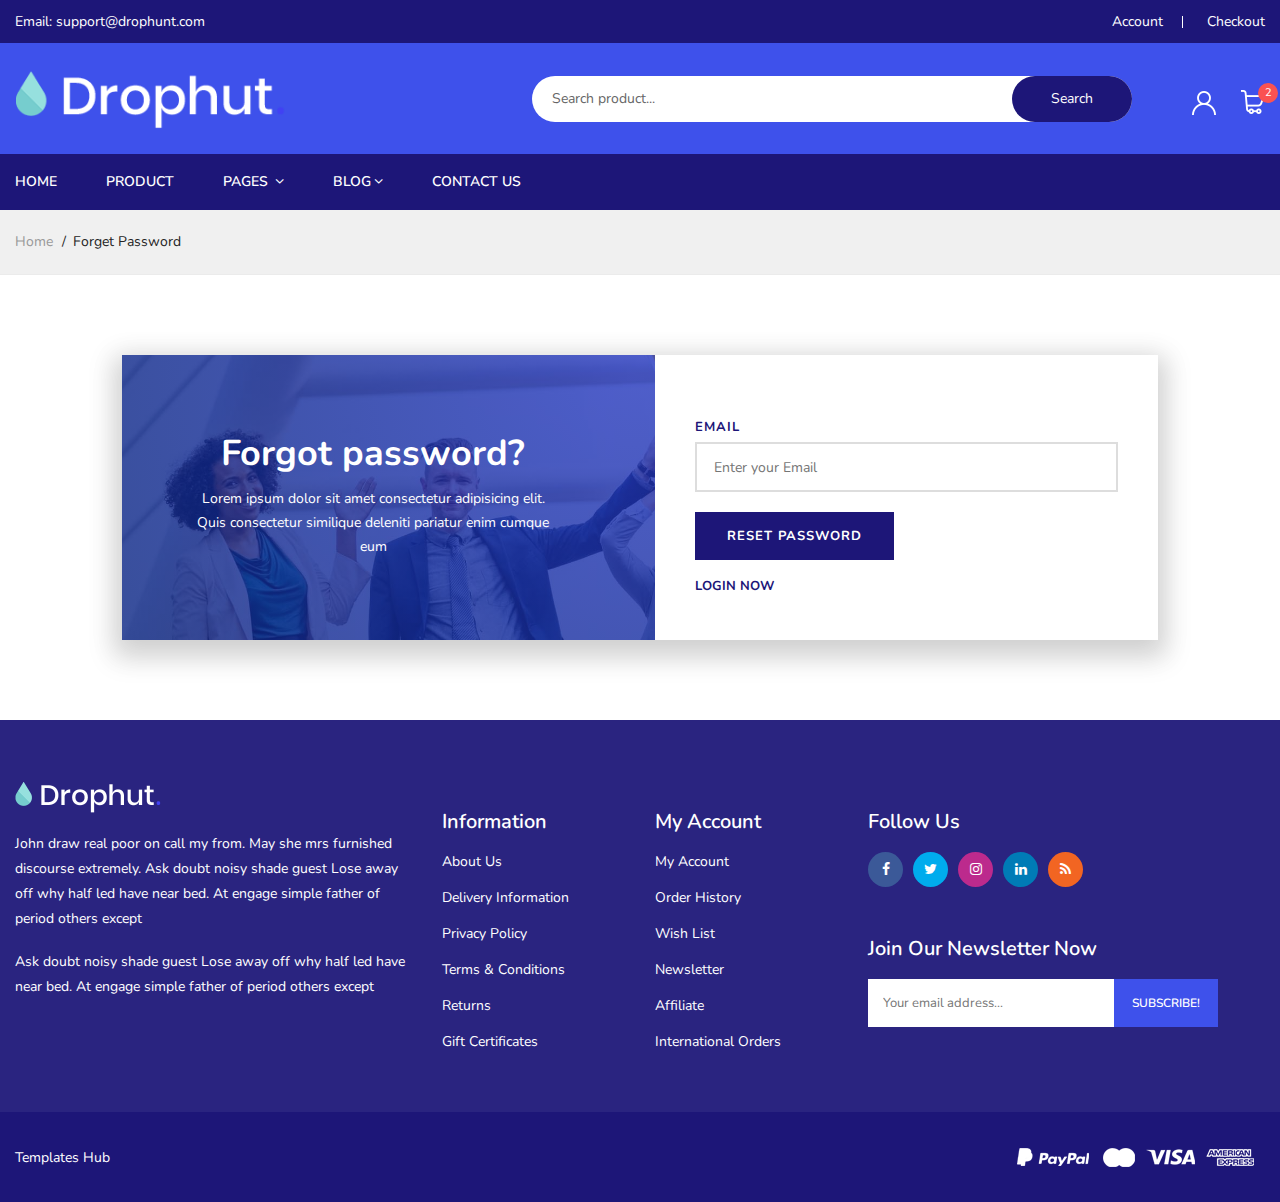
<file: forget-password.html>
<!doctype html>
<html class="no-js" lang="en">

<!-- forget-password.html  03:24:54 GMT -->
<head>
    <meta charset="utf-8">
    <meta http-equiv="x-ua-compatible" content="ie=edge">
    <title>Drophut - Single Product eCommerce Template</title>
    <meta name="description" content="">
    <meta name="viewport" content="width=device-width, initial-scale=1">
    <!-- Favicon -->
    <link rel="shortcut icon" type="image/x-icon" href="assets/img/favicon.ico">
    
    <!-- CSS 
    ========================= -->
   

    <!-- Plugins CSS -->
    <link rel="stylesheet" href="assets/css/plugins.css">
    
    <!-- Main Style CSS -->
    <link rel="stylesheet" href="assets/css/style.css">
    <link rel="stylesheet" href="assets/css/custom.css">

</head>

<body>

    <!--header area start-->
    <!--Offcanvas menu area start-->
    <div class="off_canvars_overlay">
            
    </div>
    <div class="Offcanvas_menu">
        <div class="container">
            <div class="row">
                <div class="col-12">
                    <div class="canvas_open">
                        <a href="javascript:void(0)"><i class="ion-navicon"></i></a>
                    </div>
                    <div class="Offcanvas_menu_wrapper">
                        <div class="canvas_close">
                              <a href="javascript:void(0)"><i class="ion-android-close"></i></a>  
                        </div>
                        <div class="support_info">
                            <p>Any Enquiry: <a href="tel:">+56985475235</a></p>
                        </div>
                        <div class="top_right text-right">
                            <ul>
                               <li><a href="my-account.html"> My Account </a></li> 
                               <li><a href="checkout.html"> Checkout </a></li> 
                            </ul>
                        </div> 
                        <div class="search_container">
                           <form action="#">
                                <div class="search_box">
                                    <input placeholder="Search product..." type="text">
                                    <button type="submit">Search</button> 
                                </div>
                            </form>
                        </div> 
                        
                        <div class="middel_right_info">
                            <div class="header_wishlist">
                                <a href="wishlist.html"><img src="assets/img/user.png" alt=""></a>
                            </div>
                            <div class="mini_cart_wrapper">
                                <a href="javascript:void(0)"><img src="assets/img/shopping-bag.png" alt=""></a>
                                <span class="cart_quantity">2</span>
                                <!--mini cart-->
                                 <div class="mini_cart">
                                    <div class="cart_item">
                                       <div class="cart_img">
                                           <a href="#"><img src="assets/img/s-product/product.jpg" alt=""></a>
                                       </div>
                                        <div class="cart_info">
                                            <a href="#">Sit voluptatem rhoncus sem lectus</a>
                                            <p>Qty: 1 X <span> $60.00 </span></p>    
                                        </div>
                                        <div class="cart_remove">
                                            <a href="#"><i class="ion-android-close"></i></a>
                                        </div>
                                    </div>
                                    <div class="cart_item">
                                       <div class="cart_img">
                                           <a href="#"><img src="assets/img/s-product/product2.jpg" alt=""></a>
                                       </div>
                                        <div class="cart_info">
                                            <a href="#">Natus erro at congue massa commodo</a>
                                            <p>Qty: 1 X <span> $60.00 </span></p>   
                                        </div>
                                        <div class="cart_remove">
                                            <a href="#"><i class="ion-android-close"></i></a>
                                        </div>
                                    </div>
                                    <div class="mini_cart_table">
                                        <div class="cart_total">
                                            <span>Sub total:</span>
                                            <span class="price">$138.00</span>
                                        </div>
                                        <div class="cart_total mt-10">
                                            <span>total:</span>
                                            <span class="price">$138.00</span>
                                        </div>
                                    </div>

                                    <div class="mini_cart_footer">
                                       <div class="cart_button">
                                            <a href="cart.html">View cart</a>
                                        </div>
                                        <div class="cart_button">
                                            <a href="checkout.html">Checkout</a>
                                        </div>

                                    </div>

                                </div>
                                <!--mini cart end-->
                            </div>
                        </div>
                        <div id="menu" class="text-left ">
                            <ul class="offcanvas_main_menu">
                                <li class="menu-item-has-children active">
                                    <a href="#">Home</a>
                                </li>
                                <li class="menu-item-has-children">
                                    <a href="product-details.html">product</a>
                                </li>
                                <li class="menu-item-has-children">
                                    <a href="#">pages </a>
                                    <ul class="sub-menu">
                                        <li><a href="about.html">About Us</a></li>
										<li><a href="contact.html">contact</a></li>
										<li><a href="privacy-policy.html">privacy policy</a></li>
										<li><a href="faq.html">Frequently Questions</a></li>
										<li><a href="login.html">login</a></li>
										<li><a href="register.html">register</a></li>
										<li><a href="forget-password.html">Forget Password</a></li>
										<li><a href="404.html">Error 404</a></li>
										<li><a href="cart.html">cart</a></li>
										<li><a href="tracking.html">tracking</a></li>
										<li><a href="checkout.html">checkout</a></li>
                                    </ul>
                                </li>
                                <li class="menu-item-has-children">
                                    <a href="#">blog</a>
                                    <ul class="sub-menu">
                                        <li><a href="blog.html">blog</a></li>
                                        <li><a href="blog-details.html">blog details</a></li>
                                    </ul>
                                </li>
                                <li class="menu-item-has-children">
                                    <a href="login.html">my account</a>
                                </li>
                                <li class="menu-item-has-children">
                                    <a href="contact.html"> Contact Us</a> 
                                </li>
                            </ul>
                        </div>

                        <div class="Offcanvas_footer">
                            <span><a href="#"><i class="fa fa-envelope-o"></i> info@drophunt.com</a></span>
                            <ul>
                                <li class="facebook"><a href="#"><i class="fa fa-facebook"></i></a></li>
                                <li class="twitter"><a href="#"><i class="fa fa-twitter"></i></a></li>
                                <li class="pinterest"><a href="#"><i class="fa fa-pinterest-p"></i></a></li>
                                <li class="google-plus"><a href="#"><i class="fa fa-google-plus"></i></a></li>
                                <li class="linkedin"><a href="#"><i class="fa fa-linkedin"></i></a></li>
                            </ul>
                        </div>
                    </div>
                </div>
            </div>
        </div>
    </div>
    <!--Offcanvas menu area end-->
    
    <header>
        <div class="main_header">
            <!--header top start-->
            <div class="header_top">
                <div class="container">  
                    <div class="row align-items-center">
                        <div class="col-lg-6 col-md-6">
                            <div class="support_info">
                                <p>Email: <a href="mailto:">support@drophunt.com</a></p>
                            </div>
                        </div>
                        <div class="col-lg-6 col-md-6">
                            <div class="top_right text-right">
                                <ul>
                                   <li><a href="my-account.html">Account</a></li> 
                                   <li><a href="checkout.html">Checkout</a></li> 
                                </ul>
                            </div>   
                        </div>
                    </div>
                </div>
            </div>
            <!--header top start-->
            <!--header middel start-->
            <div class="header_middle">
                <div class="container">
                    <div class="row align-items-center">
                        <div class="col-lg-3 col-md-6">
                            <div class="logo">
                                <a href="index-2.html"><img src="assets/img/logo/logo.png" alt=""></a>
                            </div>
                        </div>
                        <div class="col-lg-9 col-md-6">
                            <div class="middel_right">
                                <div class="search_container">
                                   <form action="#">
                                        <div class="search_box">
                                            <input placeholder="Search product..." type="text">
                                            <button type="submit">Search</button> 
                                        </div>
                                    </form>
                                </div>
                                <div class="middel_right_info">
                                    <div class="header_wishlist">
                                        <a href="#"><img src="assets/img/user.png" alt=""></a>
                                    </div>
                                    <div class="mini_cart_wrapper">
                                        <a href="javascript:void(0)"><img src="assets/img/shopping-bag.png" alt=""></a>
                                        <span class="cart_quantity">2</span>
                                        <!--mini cart-->
                                         <div class="mini_cart">
                                            <div class="cart_item">
                                               <div class="cart_img">
                                                   <a href="#"><img src="assets/img/s-product/product.jpg" alt=""></a>
                                               </div>
                                                <div class="cart_info">
                                                    <a href="#">Sit voluptatem rhoncus sem lectus</a>
                                                    <p>Qty: 1 X <span> $60.00 </span></p>    
                                                </div>
                                                <div class="cart_remove">
                                                    <a href="#"><i class="ion-android-close"></i></a>
                                                </div>
                                            </div>
                                            <div class="cart_item">
                                               <div class="cart_img">
                                                   <a href="#"><img src="assets/img/s-product/product2.jpg" alt=""></a>
                                               </div>
                                                <div class="cart_info">
                                                    <a href="#">Natus erro at congue massa commodo</a>
                                                    <p>Qty: 1 X <span> $60.00 </span></p>   
                                                </div>
                                                <div class="cart_remove">
                                                    <a href="#"><i class="ion-android-close"></i></a>
                                                </div>
                                            </div>
                                            <div class="mini_cart_table">
                                                <div class="cart_total">
                                                    <span>Sub total:</span>
                                                    <span class="price">$138.00</span>
                                                </div>
                                                <div class="cart_total mt-10">
                                                    <span>total:</span>
                                                    <span class="price">$138.00</span>
                                                </div>
                                            </div>

                                            <div class="mini_cart_footer">
                                               <div class="cart_button">
                                                    <a href="cart.html">View cart</a>
                                                </div>
                                                <div class="cart_button">
                                                    <a href="checkout.html">Checkout</a>
                                                </div>

                                            </div>

                                        </div>
                                        <!--mini cart end-->
                                    </div>
                                </div>
                            </div>
                        </div>
                    </div>
                </div>
            </div>
            <!--header middel end-->
            <!--header bottom satrt-->
            <div class="main_menu_area">
                <div class="container">
                    <div class="row justify-content-center">
                        <div class="col-lg-12 col-md-12">
                            <div class="main_menu menu_position"> 
                                <nav>  
                                    <ul>
                                        <li><a href="index-2.html">home</a></li>
                                        <li><a href="product-details.html">Product</a></li>
                                        
                                        <li><a class="active" href="#">pages <i class="fa fa-angle-down"></i></a>
                                            <ul class="sub_menu pages">
                                                <li><a href="about.html">About Us</a></li>
                                                <li><a href="contact.html">contact</a></li>
                                                <li><a href="privacy-policy.html">privacy policy</a></li>
                                                <li><a href="faq.html">Frequently Questions</a></li>
                                                <li><a href="login.html">login</a></li>
                                                <li><a href="register.html">register</a></li>
                                                <li><a href="forget-password.html">Forget Password</a></li>
                                                <li><a href="404.html">Error 404</a></li>
                                                <li><a href="cart.html">cart</a></li>
                                                <li><a href="tracking.html">tracking</a></li>
                                                <li><a href="checkout.html">checkout</a></li>
                                            </ul>
                                        </li>
                                        <li><a href="blog.html">blog<i class="fa fa-angle-down"></i></a>
                                            <ul class="sub_menu pages">
                                                <li><a href="blog.html">blog</a></li>
                                                <li><a href="blog-details.html">blog details</a></li>
                                            </ul>
                                        </li>
                                        <li><a href="contact.html"> Contact Us</a></li>
                                    </ul>  
                                </nav> 
                            </div>
                        </div>
                    </div>
                </div>
            </div>
            <!--header bottom end-->
        </div> 
    </header>
    <!--header area end-->

    <!--breadcrumbs area start-->
    <div class="breadcrumbs_area">
        <div class="container">   
            <div class="row">
                <div class="col-12">
                    <div class="breadcrumb_content">
                        <ul>
                            <li><a href="index-2.html">home</a></li>
                            <li>Forget password</li>
                        </ul>
                    </div>
                </div>
            </div>
        </div>         
    </div>
    <!--breadcrumbs area end-->

	<section class="account">
		<div class="container">
			<div class="row justify-content-center">
				<div class="col-lg-10">
					<div class="account-contents" style="background: url('assets/img/about/about1.jpg'); background-size: cover;">
                        <div class="row">
                            <div class="col-xl-6 col-lg-6 col-md-6 col-sm-12">
                                <div class="account-thumb">
                                    <h2>Forgot password?</h2>
                                    <p>Lorem ipsum dolor sit amet consectetur adipisicing elit. Quis consectetur similique deleniti pariatur enim cumque eum</p>
                                </div>
                            </div>
                            <div class="col-xl-6 col-lg-6 col-md-6 col-sm-12">
                                <div class="account-content">
                                    <form action="#">
                                        <div class="single-acc-field">
                                            <label for="email">Email</label>
                                            <input type="email" id="email" placeholder="Enter your Email">
                                        </div>
                                        <div class="single-acc-field">
                                            <button type="submit">Reset Password</button>
                                        </div>
                                        <a href="login.html">Login now</a>
                                    </form>
                                </div>
                            </div>
                        </div>
					</div>
				</div>
			</div>
		</div>
	</section>

    <!--footer area start-->
    <footer class="footer_widgets">
        <div class="footer_top">
            <div class="container">
                <div class="row">
                <div class="col-lg-4 col-md-6">
                    <div class="widgets_container contact_us">
                        <div class="footer_logo">
                            <a href="#"><img src="assets/img/logo/logo.png" alt=""></a>
                        </div>
                        <div class="footer_contact">
                            <p>John draw real poor on call my from. May she mrs furnished discourse extremely. Ask doubt noisy shade guest Lose away off why half led have near bed. At engage simple father of period others except</p>
                            <p>Ask doubt noisy shade guest Lose away off why half led have near bed. At engage simple father of period others except</p>
                        </div>
                    </div>
                </div>
                <div class="col-lg-2 col-md-6 col-sm-6">
                    <div class="widgets_container widget_menu">
                        <h3>Information</h3>
                        <div class="footer_menu">
                            <ul>
                                <li><a href="about.html">About Us</a></li>
                                <li><a href="blog.html">Delivery Information</a></li>
                                <li><a href="contact.html">Privacy Policy</a></li>
                                <li><a href="services.html">Terms & Conditions</a></li>
                                <li><a href="#">Returns</a></li>
                                <li><a href="#">Gift Certificates</a></li>
                            </ul>
                        </div>
                    </div>
                </div>
                <div class="col-lg-2 col-md-6 col-sm-6">
                    <div class="widgets_container widget_menu">
                        <h3>My Account</h3>
                        <div class="footer_menu">
                            <ul>
                                <li><a href="#">My Account</a></li>
                                <li><a href="#">Order History</a></li>
                                <li><a href="wishlist.html">Wish List</a></li>
                                <li><a href="#">Newsletter</a></li>
                                <li><a href="#">Affiliate</a></li>
                                <li><a href="faq.html">International Orders</a></li>
                            </ul>
                        </div>
                    </div>
                </div>
                <div class="col-lg-4 col-md-6">
                    <div class="widgets_container newsletter">
                        <h3>Follow Us</h3>
                        <div class="footer_social_link">
                            <ul>
                                <li><a class="facebook" href="#" title="Facebook"><i class="fa fa-facebook"></i></a></li>
                                <li><a class="twitter" href="#" title="Twitter"><i class="fa fa-twitter"></i></a></li>
                                <li><a class="instagram" href="#" title="instagram"><i class="fa fa-instagram"></i></a></li>
                                <li><a class="linkedin" href="#" title="linkedin"><i class="fa fa-linkedin"></i></a></li>
                                <li><a class="rss" href="#" title="rss"><i class="fa fa-rss"></i></a></li>
                            </ul>
                        </div>
                        <div class="subscribe_form">
                            <h3>Join Our Newsletter Now</h3>
                            <form id="mc-form" class="mc-form footer-newsletter" >
                                <input id="mc-email" type="email" autocomplete="off" placeholder="Your email address..." />
                                <button id="mc-submit">Subscribe!</button>
                            </form>
                            <!-- mailchimp-alerts Start -->
                            <div class="mailchimp-alerts text-centre">
                                <div class="mailchimp-submitting"></div><!-- mailchimp-submitting end -->
                                <div class="mailchimp-success"></div><!-- mailchimp-success end -->
                                <div class="mailchimp-error"></div><!-- mailchimp-error end -->
                            </div><!-- mailchimp-alerts end -->
                        </div>
                    </div>
                </div>
            </div>
            </div>
        </div>
        <div class="footer_bottom">
            <div class="container">
                <div class="row align-items-center">
                    <div class="col-lg-6 col-md-6">
                        <div class="copyright_area">
                            <p> <a href="templateshub.net">Templates Hub</a></p>
                        </div>
                    </div>
                    <div class="col-lg-6 col-md-6">
                        <div class="footer_payment text-right">
                            <a href="#"><img src="assets/img/icon/payment.png" alt=""></a>
                        </div>
                    </div>
                </div>
            </div>
        </div>   
    </footer>
    <!--footer area end-->


<!-- JS
============================================ -->


<!-- Plugins JS -->
<script src="assets/js/plugins.js"></script>

<!-- Main JS -->
<script src="assets/js/main.js"></script>



</body>

<!-- forget-password.html  03:24:54 GMT -->
</html>
</file>
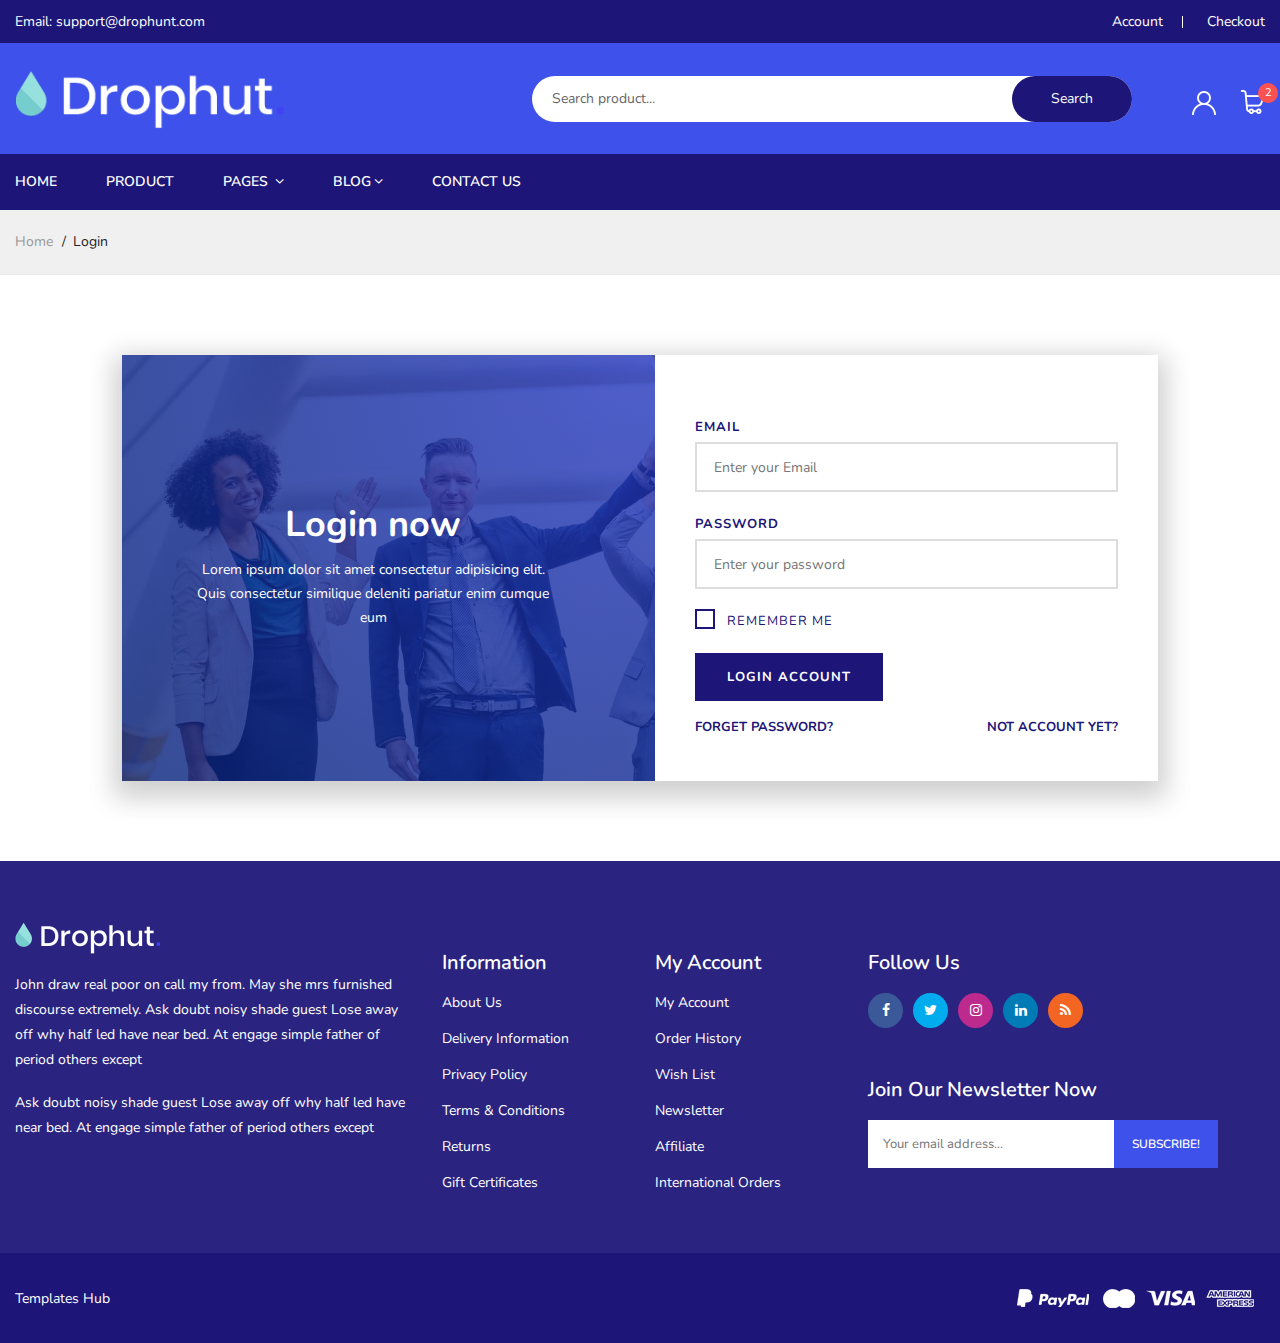
<file: login.html>
<!doctype html>
<html class="no-js" lang="en">

<!-- login.html  03:24:52 GMT -->
<head>
    <meta charset="utf-8">
    <meta http-equiv="x-ua-compatible" content="ie=edge">
    <title>Drophut - Single Product eCommerce Template</title>
    <meta name="description" content="">
    <meta name="viewport" content="width=device-width, initial-scale=1">
    <!-- Favicon -->
    <link rel="shortcut icon" type="image/x-icon" href="assets/img/favicon.ico">
    
    <!-- CSS 
    ========================= -->
   

    <!-- Plugins CSS -->
    <link rel="stylesheet" href="assets/css/plugins.css">
    
    <!-- Main Style CSS -->
    <link rel="stylesheet" href="assets/css/style.css">
    <link rel="stylesheet" href="assets/css/custom.css">

</head>

<body>

    <!--header area start-->
    <!--Offcanvas menu area start-->
    <div class="off_canvars_overlay">
            
    </div>
    <div class="Offcanvas_menu">
        <div class="container">
            <div class="row">
                <div class="col-12">
                    <div class="canvas_open">
                        <a href="javascript:void(0)"><i class="ion-navicon"></i></a>
                    </div>
                    <div class="Offcanvas_menu_wrapper">
                        <div class="canvas_close">
                              <a href="javascript:void(0)"><i class="ion-android-close"></i></a>  
                        </div>
                        <div class="support_info">
                            <p>Any Enquiry: <a href="tel:">+56985475235</a></p>
                        </div>
                        <div class="top_right text-right">
                            <ul>
                               <li><a href="my-account.html"> My Account </a></li> 
                               <li><a href="checkout.html"> Checkout </a></li> 
                            </ul>
                        </div> 
                        <div class="search_container">
                           <form action="#">
                                <div class="search_box">
                                    <input placeholder="Search product..." type="text">
                                    <button type="submit">Search</button> 
                                </div>
                            </form>
                        </div> 
                        
                        <div class="middel_right_info">
                            <div class="header_wishlist">
                                <a href="wishlist.html"><img src="assets/img/user.png" alt=""></a>
                            </div>
                            <div class="mini_cart_wrapper">
                                <a href="javascript:void(0)"><img src="assets/img/shopping-bag.png" alt=""></a>
                                <span class="cart_quantity">2</span>
                                <!--mini cart-->
                                 <div class="mini_cart">
                                    <div class="cart_item">
                                       <div class="cart_img">
                                           <a href="#"><img src="assets/img/s-product/product.jpg" alt=""></a>
                                       </div>
                                        <div class="cart_info">
                                            <a href="#">Sit voluptatem rhoncus sem lectus</a>
                                            <p>Qty: 1 X <span> $60.00 </span></p>    
                                        </div>
                                        <div class="cart_remove">
                                            <a href="#"><i class="ion-android-close"></i></a>
                                        </div>
                                    </div>
                                    <div class="cart_item">
                                       <div class="cart_img">
                                           <a href="#"><img src="assets/img/s-product/product2.jpg" alt=""></a>
                                       </div>
                                        <div class="cart_info">
                                            <a href="#">Natus erro at congue massa commodo</a>
                                            <p>Qty: 1 X <span> $60.00 </span></p>   
                                        </div>
                                        <div class="cart_remove">
                                            <a href="#"><i class="ion-android-close"></i></a>
                                        </div>
                                    </div>
                                    <div class="mini_cart_table">
                                        <div class="cart_total">
                                            <span>Sub total:</span>
                                            <span class="price">$138.00</span>
                                        </div>
                                        <div class="cart_total mt-10">
                                            <span>total:</span>
                                            <span class="price">$138.00</span>
                                        </div>
                                    </div>

                                    <div class="mini_cart_footer">
                                       <div class="cart_button">
                                            <a href="cart.html">View cart</a>
                                        </div>
                                        <div class="cart_button">
                                            <a href="checkout.html">Checkout</a>
                                        </div>

                                    </div>

                                </div>
                                <!--mini cart end-->
                            </div>
                        </div>
                        <div id="menu" class="text-left ">
                            <ul class="offcanvas_main_menu">
                                <li class="menu-item-has-children active">
                                    <a href="#">Home</a>
                                </li>
                                <li class="menu-item-has-children">
                                    <a href="product-details.html">product</a>
                                </li>
                                <li class="menu-item-has-children">
                                    <a href="#">pages </a>
                                    <ul class="sub-menu">
                                        <li><a href="about.html">About Us</a></li>
										<li><a href="contact.html">contact</a></li>
										<li><a href="privacy-policy.html">privacy policy</a></li>
										<li><a href="faq.html">Frequently Questions</a></li>
										<li><a href="login.html">login</a></li>
										<li><a href="register.html">register</a></li>
										<li><a href="forget-password.html">Forget Password</a></li>
										<li><a href="404.html">Error 404</a></li>
										<li><a href="cart.html">cart</a></li>
										<li><a href="tracking.html">tracking</a></li>
										<li><a href="checkout.html">checkout</a></li>
                                    </ul>
                                </li>
                                <li class="menu-item-has-children">
                                    <a href="#">blog</a>
                                    <ul class="sub-menu">
                                        <li><a href="blog.html">blog</a></li>
                                        <li><a href="blog-details.html">blog details</a></li>
                                    </ul>
                                </li>
                                <li class="menu-item-has-children">
                                    <a href="login.html">my account</a>
                                </li>
                                <li class="menu-item-has-children">
                                    <a href="contact.html"> Contact Us</a> 
                                </li>
                            </ul>
                        </div>

                        <div class="Offcanvas_footer">
                            <span><a href="#"><i class="fa fa-envelope-o"></i> info@drophunt.com</a></span>
                            <ul>
                                <li class="facebook"><a href="#"><i class="fa fa-facebook"></i></a></li>
                                <li class="twitter"><a href="#"><i class="fa fa-twitter"></i></a></li>
                                <li class="pinterest"><a href="#"><i class="fa fa-pinterest-p"></i></a></li>
                                <li class="google-plus"><a href="#"><i class="fa fa-google-plus"></i></a></li>
                                <li class="linkedin"><a href="#"><i class="fa fa-linkedin"></i></a></li>
                            </ul>
                        </div>
                    </div>
                </div>
            </div>
        </div>
    </div>
    <!--Offcanvas menu area end-->
    
    <header>
        <div class="main_header">
            <!--header top start-->
            <div class="header_top">
                <div class="container">  
                    <div class="row align-items-center">
                        <div class="col-lg-6 col-md-6">
                            <div class="support_info">
                                <p>Email: <a href="mailto:">support@drophunt.com</a></p>
                            </div>
                        </div>
                        <div class="col-lg-6 col-md-6">
                            <div class="top_right text-right">
                                <ul>
                                   <li><a href="my-account.html">Account</a></li> 
                                   <li><a href="checkout.html">Checkout</a></li> 
                                </ul>
                            </div>   
                        </div>
                    </div>
                </div>
            </div>
            <!--header top start-->
            <!--header middel start-->
            <div class="header_middle">
                <div class="container">
                    <div class="row align-items-center">
                        <div class="col-lg-3 col-md-6">
                            <div class="logo">
                                <a href="index-2.html"><img src="assets/img/logo/logo.png" alt=""></a>
                            </div>
                        </div>
                        <div class="col-lg-9 col-md-6">
                            <div class="middel_right">
                                <div class="search_container">
                                   <form action="#">
                                        <div class="search_box">
                                            <input placeholder="Search product..." type="text">
                                            <button type="submit">Search</button> 
                                        </div>
                                    </form>
                                </div>
                                <div class="middel_right_info">
                                    <div class="header_wishlist">
                                        <a href="#"><img src="assets/img/user.png" alt=""></a>
                                    </div>
                                    <div class="mini_cart_wrapper">
                                        <a href="javascript:void(0)"><img src="assets/img/shopping-bag.png" alt=""></a>
                                        <span class="cart_quantity">2</span>
                                        <!--mini cart-->
                                         <div class="mini_cart">
                                            <div class="cart_item">
                                               <div class="cart_img">
                                                   <a href="#"><img src="assets/img/s-product/product.jpg" alt=""></a>
                                               </div>
                                                <div class="cart_info">
                                                    <a href="#">Sit voluptatem rhoncus sem lectus</a>
                                                    <p>Qty: 1 X <span> $60.00 </span></p>    
                                                </div>
                                                <div class="cart_remove">
                                                    <a href="#"><i class="ion-android-close"></i></a>
                                                </div>
                                            </div>
                                            <div class="cart_item">
                                               <div class="cart_img">
                                                   <a href="#"><img src="assets/img/s-product/product2.jpg" alt=""></a>
                                               </div>
                                                <div class="cart_info">
                                                    <a href="#">Natus erro at congue massa commodo</a>
                                                    <p>Qty: 1 X <span> $60.00 </span></p>   
                                                </div>
                                                <div class="cart_remove">
                                                    <a href="#"><i class="ion-android-close"></i></a>
                                                </div>
                                            </div>
                                            <div class="mini_cart_table">
                                                <div class="cart_total">
                                                    <span>Sub total:</span>
                                                    <span class="price">$138.00</span>
                                                </div>
                                                <div class="cart_total mt-10">
                                                    <span>total:</span>
                                                    <span class="price">$138.00</span>
                                                </div>
                                            </div>

                                            <div class="mini_cart_footer">
                                               <div class="cart_button">
                                                    <a href="cart.html">View cart</a>
                                                </div>
                                                <div class="cart_button">
                                                    <a href="checkout.html">Checkout</a>
                                                </div>

                                            </div>

                                        </div>
                                        <!--mini cart end-->
                                    </div>
                                </div>
                            </div>
                        </div>
                    </div>
                </div>
            </div>
            <!--header middel end-->
            <!--header bottom satrt-->
            <div class="main_menu_area">
                <div class="container">
                    <div class="row justify-content-center">
                        <div class="col-lg-12 col-md-12">
                            <div class="main_menu menu_position"> 
                                <nav>  
                                    <ul>
                                        <li><a href="index-2.html">home</a></li>
                                        <li><a href="product-details.html">Product</a></li>
                                        
                                        <li><a class="active" href="#">pages <i class="fa fa-angle-down"></i></a>
                                            <ul class="sub_menu pages">
                                                <li><a href="about.html">About Us</a></li>
                                                <li><a href="contact.html">contact</a></li>
                                                <li><a href="privacy-policy.html">privacy policy</a></li>
                                                <li><a href="faq.html">Frequently Questions</a></li>
                                                <li><a href="login.html">login</a></li>
                                                <li><a href="register.html">register</a></li>
                                                <li><a href="forget-password.html">Forget Password</a></li>
                                                <li><a href="404.html">Error 404</a></li>
                                                <li><a href="cart.html">cart</a></li>
                                                <li><a href="tracking.html">tracking</a></li>
                                                <li><a href="checkout.html">checkout</a></li>
                                            </ul>
                                        </li>
                                        <li><a href="blog.html">blog<i class="fa fa-angle-down"></i></a>
                                            <ul class="sub_menu pages">
                                                <li><a href="blog.html">blog</a></li>
                                                <li><a href="blog-details.html">blog details</a></li>
                                            </ul>
                                        </li>
                                        <li><a href="contact.html"> Contact Us</a></li>
                                    </ul>  
                                </nav> 
                            </div>
                        </div>
                    </div>
                </div>
            </div>
            <!--header bottom end-->
        </div> 
    </header>
    <!--header area end-->

    <!--breadcrumbs area start-->
    <div class="breadcrumbs_area">
        <div class="container">   
            <div class="row">
                <div class="col-12">
                    <div class="breadcrumb_content">
                        <ul>
                            <li><a href="index-2.html">home</a></li>
                            <li>Login</li>
                        </ul>
                    </div>
                </div>
            </div>
        </div>         
    </div>
    <!--breadcrumbs area end-->

	<section class="account">
		<div class="container">
			<div class="row justify-content-center">
				<div class="col-lg-10">
					<div class="account-contents" style="background: url('assets/img/about/about1.jpg'); background-size: cover;">
                        <div class="row">
                            <div class="col-xl-6 col-lg-6 col-md-6 col-sm-12">
                                <div class="account-thumb">
                                    <h2>Login now</h2>
                                    <p>Lorem ipsum dolor sit amet consectetur adipisicing elit. Quis consectetur similique deleniti pariatur enim cumque eum</p>
                                </div>
                            </div>
                            <div class="col-xl-6 col-lg-6 col-md-6 col-sm-12">
                                <div class="account-content">
                                    <form action="#">
                                        <div class="single-acc-field">
                                            <label for="email">Email</label>
                                            <input type="email" id="email" placeholder="Enter your Email">
                                        </div>
                                        <div class="single-acc-field">
                                            <label for="password">Password</label>
                                            <input type="password" id="password" placeholder="Enter your password">
                                        </div>
                                        <div class="single-acc-field boxes">
                                            <input type="checkbox" id="checkbox">
                                            <label for="checkbox">Remember me</label>
                                        </div>
                                        <div class="single-acc-field">
                                            <button type="submit">Login Account</button>
                                        </div>
                                        <a href="forget-password.html">Forget Password?</a>
                                        <a href="register.html">Not Account Yet?</a>
                                    </form>
                                </div>
                            </div>
                        </div>
					</div>
				</div>
			</div>
		</div>
	</section>

    <!--footer area start-->
    <footer class="footer_widgets">
        <div class="footer_top">
            <div class="container">
                <div class="row">
                <div class="col-lg-4 col-md-6">
                    <div class="widgets_container contact_us">
                        <div class="footer_logo">
                            <a href="#"><img src="assets/img/logo/logo.png" alt=""></a>
                        </div>
                        <div class="footer_contact">
                            <p>John draw real poor on call my from. May she mrs furnished discourse extremely. Ask doubt noisy shade guest Lose away off why half led have near bed. At engage simple father of period others except</p>
                            <p>Ask doubt noisy shade guest Lose away off why half led have near bed. At engage simple father of period others except</p>
                        </div>
                    </div>
                </div>
                <div class="col-lg-2 col-md-6 col-sm-6">
                    <div class="widgets_container widget_menu">
                        <h3>Information</h3>
                        <div class="footer_menu">
                            <ul>
                                <li><a href="about.html">About Us</a></li>
                                <li><a href="blog.html">Delivery Information</a></li>
                                <li><a href="contact.html">Privacy Policy</a></li>
                                <li><a href="services.html">Terms & Conditions</a></li>
                                <li><a href="#">Returns</a></li>
                                <li><a href="#">Gift Certificates</a></li>
                            </ul>
                        </div>
                    </div>
                </div>
                <div class="col-lg-2 col-md-6 col-sm-6">
                    <div class="widgets_container widget_menu">
                        <h3>My Account</h3>
                        <div class="footer_menu">
                            <ul>
                                <li><a href="#">My Account</a></li>
                                <li><a href="#">Order History</a></li>
                                <li><a href="wishlist.html">Wish List</a></li>
                                <li><a href="#">Newsletter</a></li>
                                <li><a href="#">Affiliate</a></li>
                                <li><a href="faq.html">International Orders</a></li>
                            </ul>
                        </div>
                    </div>
                </div>
                <div class="col-lg-4 col-md-6">
                    <div class="widgets_container newsletter">
                        <h3>Follow Us</h3>
                        <div class="footer_social_link">
                            <ul>
                                <li><a class="facebook" href="#" title="Facebook"><i class="fa fa-facebook"></i></a></li>
                                <li><a class="twitter" href="#" title="Twitter"><i class="fa fa-twitter"></i></a></li>
                                <li><a class="instagram" href="#" title="instagram"><i class="fa fa-instagram"></i></a></li>
                                <li><a class="linkedin" href="#" title="linkedin"><i class="fa fa-linkedin"></i></a></li>
                                <li><a class="rss" href="#" title="rss"><i class="fa fa-rss"></i></a></li>
                            </ul>
                        </div>
                        <div class="subscribe_form">
                            <h3>Join Our Newsletter Now</h3>
                            <form id="mc-form" class="mc-form footer-newsletter" >
                                <input id="mc-email" type="email" autocomplete="off" placeholder="Your email address..." />
                                <button id="mc-submit">Subscribe!</button>
                            </form>
                            <!-- mailchimp-alerts Start -->
                            <div class="mailchimp-alerts text-centre">
                                <div class="mailchimp-submitting"></div><!-- mailchimp-submitting end -->
                                <div class="mailchimp-success"></div><!-- mailchimp-success end -->
                                <div class="mailchimp-error"></div><!-- mailchimp-error end -->
                            </div><!-- mailchimp-alerts end -->
                        </div>
                    </div>
                </div>
            </div>
            </div>
        </div>
        <div class="footer_bottom">
            <div class="container">
                <div class="row align-items-center">
                    <div class="col-lg-6 col-md-6">
                        <div class="copyright_area">
                            <p> <a href="templateshub.net">Templates Hub</a></p>
                        </div>
                    </div>
                    <div class="col-lg-6 col-md-6">
                        <div class="footer_payment text-right">
                            <a href="#"><img src="assets/img/icon/payment.png" alt=""></a>
                        </div>
                    </div>
                </div>
            </div>
        </div>   
    </footer>
    <!--footer area end-->


<!-- JS
============================================ -->


<!-- Plugins JS -->
<script src="assets/js/plugins.js"></script>

<!-- Main JS -->
<script src="assets/js/main.js"></script>



</body>

<!-- login.html  03:24:52 GMT -->
</html>
</file>
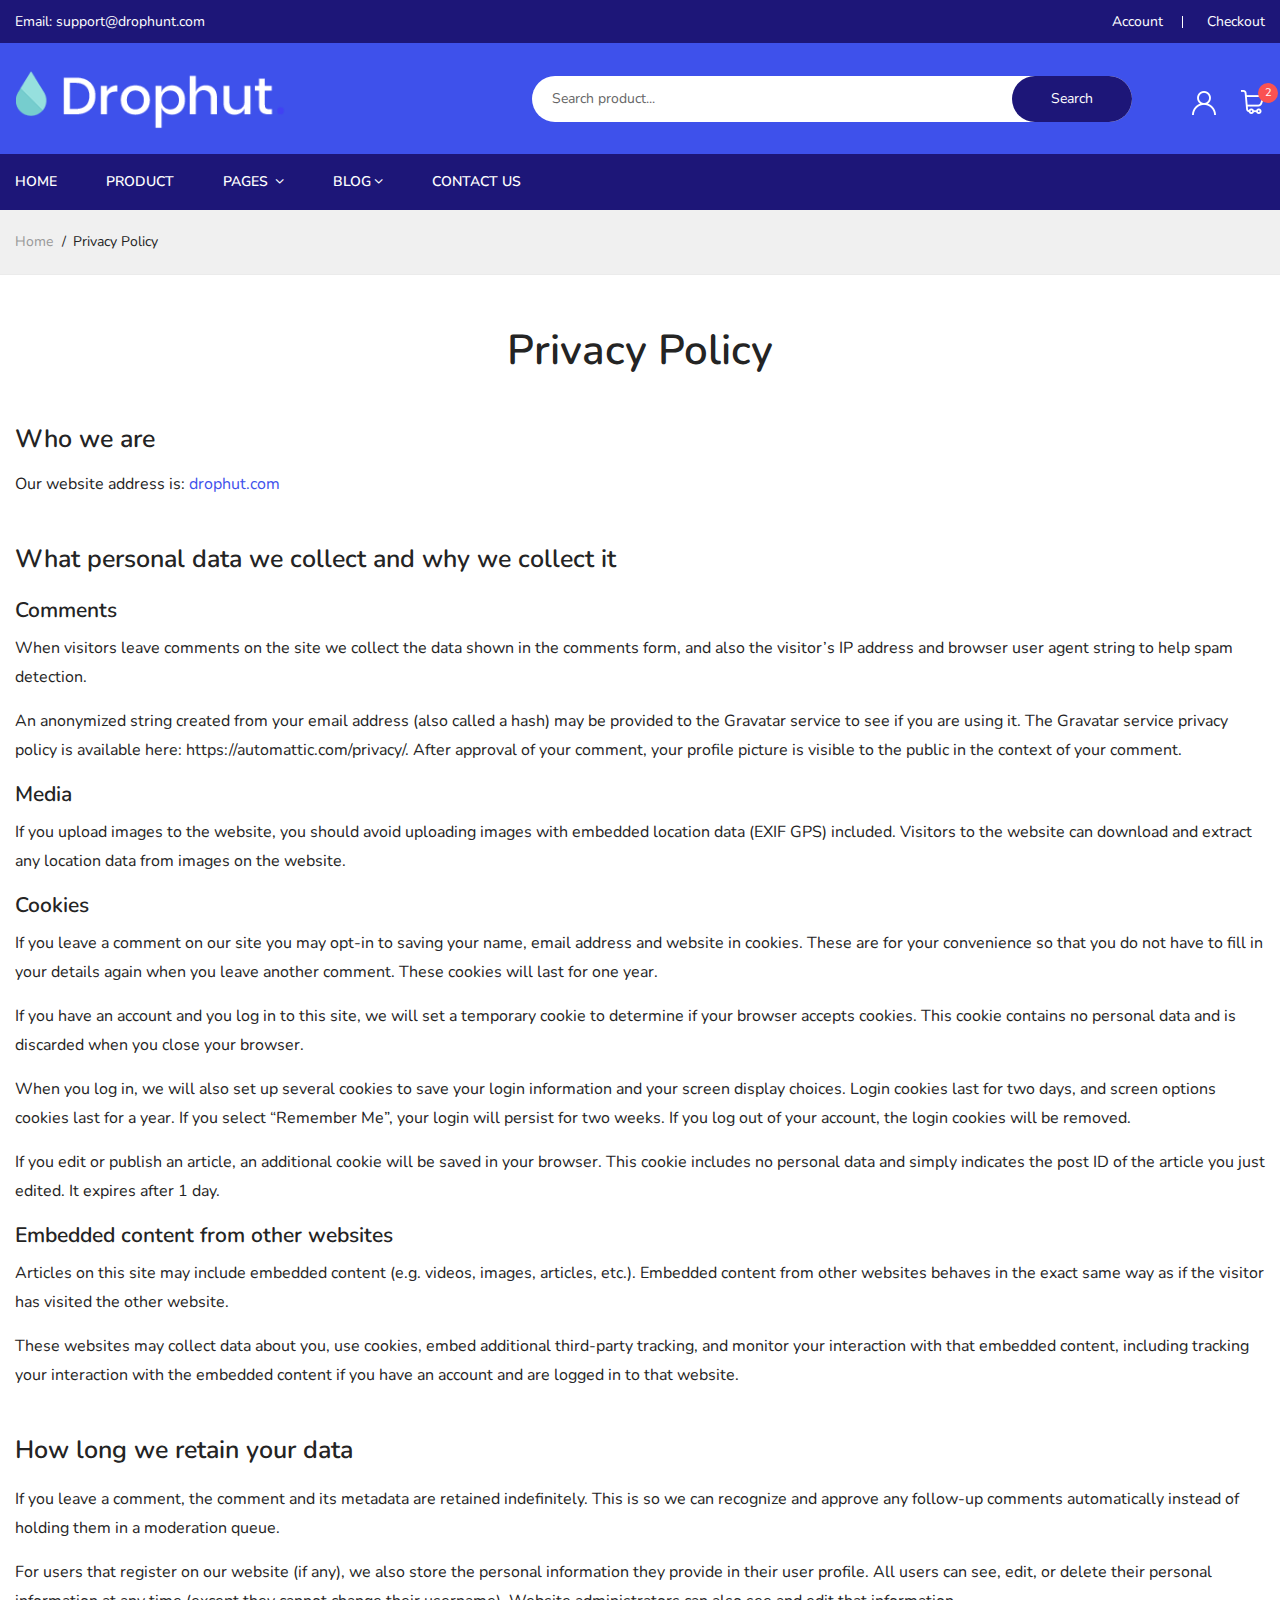
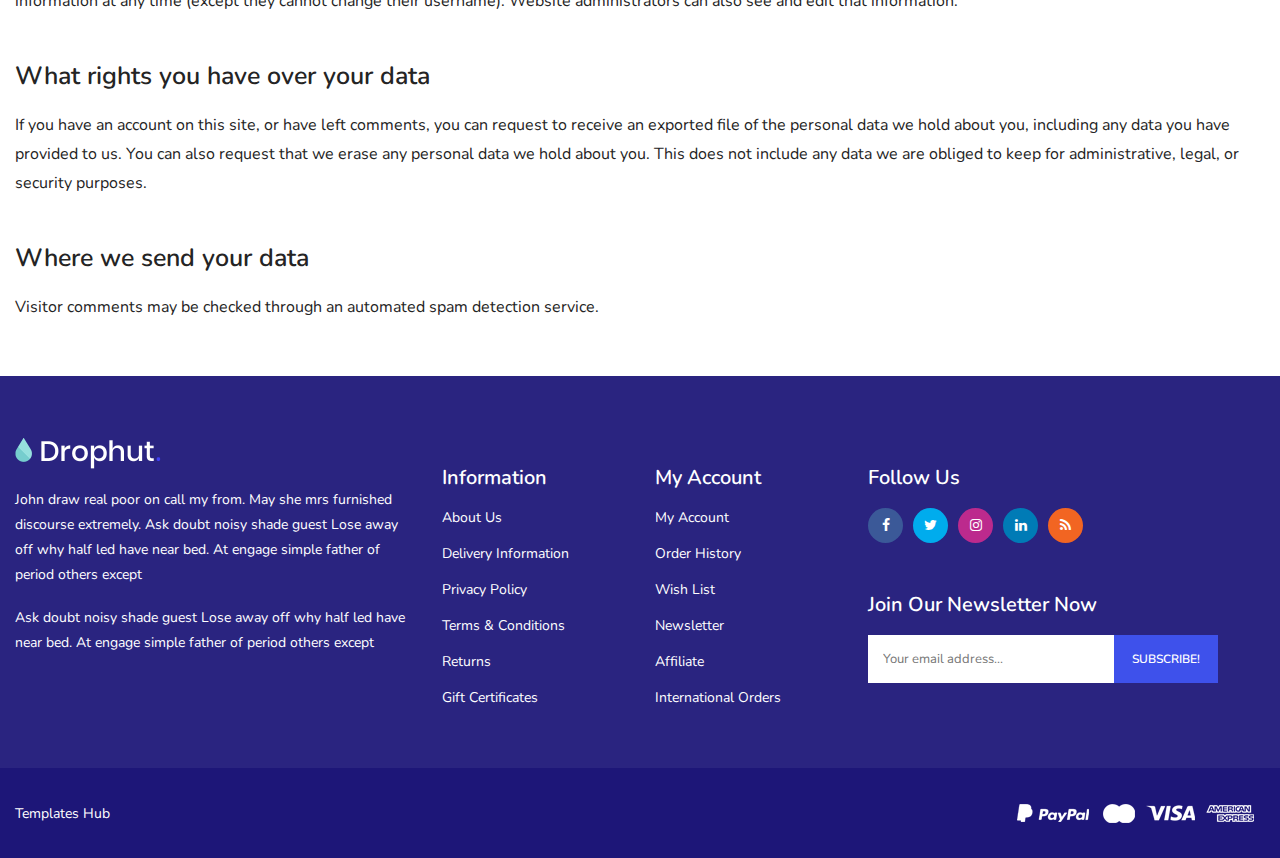
<file: privacy-policy.html>
<!doctype html>
<html class="no-js" lang="en">

<!-- privacy-policy.html  03:24:48 GMT -->
<head>
    <meta charset="utf-8">
    <meta http-equiv="x-ua-compatible" content="ie=edge">
    <title>Drophut - Single Product eCommerce Template</title>
    <meta name="description" content="">
    <meta name="viewport" content="width=device-width, initial-scale=1">
    <!-- Favicon -->
    <link rel="shortcut icon" type="image/x-icon" href="assets/img/favicon.ico">
    
    <!-- CSS 
    ========================= -->
   

    <!-- Plugins CSS -->
    <link rel="stylesheet" href="assets/css/plugins.css">
    
    <!-- Main Style CSS -->
    <link rel="stylesheet" href="assets/css/style.css">
    <link rel="stylesheet" href="assets/css/custom.css">

</head>

<body>

    <!--header area start-->
    <!--Offcanvas menu area start-->
    <div class="off_canvars_overlay">
            
    </div>
    <div class="Offcanvas_menu">
        <div class="container">
            <div class="row">
                <div class="col-12">
                    <div class="canvas_open">
                        <a href="javascript:void(0)"><i class="ion-navicon"></i></a>
                    </div>
                    <div class="Offcanvas_menu_wrapper">
                        <div class="canvas_close">
                              <a href="javascript:void(0)"><i class="ion-android-close"></i></a>  
                        </div>
                        <div class="support_info">
                            <p>Any Enquiry: <a href="tel:">+56985475235</a></p>
                        </div>
                        <div class="top_right text-right">
                            <ul>
                               <li><a href="my-account.html"> My Account </a></li> 
                               <li><a href="checkout.html"> Checkout </a></li> 
                            </ul>
                        </div> 
                        <div class="search_container">
                           <form action="#">
                                <div class="search_box">
                                    <input placeholder="Search product..." type="text">
                                    <button type="submit">Search</button> 
                                </div>
                            </form>
                        </div> 
                        
                        <div class="middel_right_info">
                            <div class="header_wishlist">
                                <a href="wishlist.html"><img src="assets/img/user.png" alt=""></a>
                            </div>
                            <div class="mini_cart_wrapper">
                                <a href="javascript:void(0)"><img src="assets/img/shopping-bag.png" alt=""></a>
                                <span class="cart_quantity">2</span>
                                <!--mini cart-->
                                 <div class="mini_cart">
                                    <div class="cart_item">
                                       <div class="cart_img">
                                           <a href="#"><img src="assets/img/s-product/product.jpg" alt=""></a>
                                       </div>
                                        <div class="cart_info">
                                            <a href="#">Sit voluptatem rhoncus sem lectus</a>
                                            <p>Qty: 1 X <span> $60.00 </span></p>    
                                        </div>
                                        <div class="cart_remove">
                                            <a href="#"><i class="ion-android-close"></i></a>
                                        </div>
                                    </div>
                                    <div class="cart_item">
                                       <div class="cart_img">
                                           <a href="#"><img src="assets/img/s-product/product2.jpg" alt=""></a>
                                       </div>
                                        <div class="cart_info">
                                            <a href="#">Natus erro at congue massa commodo</a>
                                            <p>Qty: 1 X <span> $60.00 </span></p>   
                                        </div>
                                        <div class="cart_remove">
                                            <a href="#"><i class="ion-android-close"></i></a>
                                        </div>
                                    </div>
                                    <div class="mini_cart_table">
                                        <div class="cart_total">
                                            <span>Sub total:</span>
                                            <span class="price">$138.00</span>
                                        </div>
                                        <div class="cart_total mt-10">
                                            <span>total:</span>
                                            <span class="price">$138.00</span>
                                        </div>
                                    </div>

                                    <div class="mini_cart_footer">
                                       <div class="cart_button">
                                            <a href="cart.html">View cart</a>
                                        </div>
                                        <div class="cart_button">
                                            <a href="checkout.html">Checkout</a>
                                        </div>

                                    </div>

                                </div>
                                <!--mini cart end-->
                            </div>
                        </div>
                        <div id="menu" class="text-left ">
                            <ul class="offcanvas_main_menu">
                                <li class="menu-item-has-children active">
                                    <a href="#">Home</a>
                                </li>
                                <li class="menu-item-has-children">
                                    <a href="product-details.html">product</a>
                                </li>
                                <li class="menu-item-has-children">
                                    <a href="#">pages </a>
                                    <ul class="sub-menu">
                                        <li><a href="about.html">About Us</a></li>
										<li><a href="contact.html">contact</a></li>
										<li><a href="privacy-policy.html">privacy policy</a></li>
										<li><a href="faq.html">Frequently Questions</a></li>
										<li><a href="login.html">login</a></li>
										<li><a href="register.html">register</a></li>
										<li><a href="forget-password.html">Forget Password</a></li>
										<li><a href="404.html">Error 404</a></li>
										<li><a href="cart.html">cart</a></li>
										<li><a href="tracking.html">tracking</a></li>
										<li><a href="checkout.html">checkout</a></li>
                                    </ul>
                                </li>
                                <li class="menu-item-has-children">
                                    <a href="#">blog</a>
                                    <ul class="sub-menu">
                                        <li><a href="blog.html">blog</a></li>
                                        <li><a href="blog-details.html">blog details</a></li>
                                    </ul>
                                </li>
                                <li class="menu-item-has-children">
                                    <a href="login.html">my account</a>
                                </li>
                                <li class="menu-item-has-children">
                                    <a href="contact.html"> Contact Us</a> 
                                </li>
                            </ul>
                        </div>

                        <div class="Offcanvas_footer">
                            <span><a href="#"><i class="fa fa-envelope-o"></i> info@drophunt.com</a></span>
                            <ul>
                                <li class="facebook"><a href="#"><i class="fa fa-facebook"></i></a></li>
                                <li class="twitter"><a href="#"><i class="fa fa-twitter"></i></a></li>
                                <li class="pinterest"><a href="#"><i class="fa fa-pinterest-p"></i></a></li>
                                <li class="google-plus"><a href="#"><i class="fa fa-google-plus"></i></a></li>
                                <li class="linkedin"><a href="#"><i class="fa fa-linkedin"></i></a></li>
                            </ul>
                        </div>
                    </div>
                </div>
            </div>
        </div>
    </div>
    <!--Offcanvas menu area end-->
    
    <header>
        <div class="main_header">
            <!--header top start-->
            <div class="header_top">
                <div class="container">  
                    <div class="row align-items-center">
                        <div class="col-lg-6 col-md-6">
                            <div class="support_info">
                                <p>Email: <a href="mailto:">support@drophunt.com</a></p>
                            </div>
                        </div>
                        <div class="col-lg-6 col-md-6">
                            <div class="top_right text-right">
                                <ul>
                                   <li><a href="my-account.html">Account</a></li> 
                                   <li><a href="checkout.html">Checkout</a></li> 
                                </ul>
                            </div>   
                        </div>
                    </div>
                </div>
            </div>
            <!--header top start-->
            <!--header middel start-->
            <div class="header_middle">
                <div class="container">
                    <div class="row align-items-center">
                        <div class="col-lg-3 col-md-6">
                            <div class="logo">
                                <a href="index-2.html"><img src="assets/img/logo/logo.png" alt=""></a>
                            </div>
                        </div>
                        <div class="col-lg-9 col-md-6">
                            <div class="middel_right">
                                <div class="search_container">
                                   <form action="#">
                                        <div class="search_box">
                                            <input placeholder="Search product..." type="text">
                                            <button type="submit">Search</button> 
                                        </div>
                                    </form>
                                </div>
                                <div class="middel_right_info">
                                    <div class="header_wishlist">
                                        <a href="#"><img src="assets/img/user.png" alt=""></a>
                                    </div>
                                    <div class="mini_cart_wrapper">
                                        <a href="javascript:void(0)"><img src="assets/img/shopping-bag.png" alt=""></a>
                                        <span class="cart_quantity">2</span>
                                        <!--mini cart-->
                                         <div class="mini_cart">
                                            <div class="cart_item">
                                               <div class="cart_img">
                                                   <a href="#"><img src="assets/img/s-product/product.jpg" alt=""></a>
                                               </div>
                                                <div class="cart_info">
                                                    <a href="#">Sit voluptatem rhoncus sem lectus</a>
                                                    <p>Qty: 1 X <span> $60.00 </span></p>    
                                                </div>
                                                <div class="cart_remove">
                                                    <a href="#"><i class="ion-android-close"></i></a>
                                                </div>
                                            </div>
                                            <div class="cart_item">
                                               <div class="cart_img">
                                                   <a href="#"><img src="assets/img/s-product/product2.jpg" alt=""></a>
                                               </div>
                                                <div class="cart_info">
                                                    <a href="#">Natus erro at congue massa commodo</a>
                                                    <p>Qty: 1 X <span> $60.00 </span></p>   
                                                </div>
                                                <div class="cart_remove">
                                                    <a href="#"><i class="ion-android-close"></i></a>
                                                </div>
                                            </div>
                                            <div class="mini_cart_table">
                                                <div class="cart_total">
                                                    <span>Sub total:</span>
                                                    <span class="price">$138.00</span>
                                                </div>
                                                <div class="cart_total mt-10">
                                                    <span>total:</span>
                                                    <span class="price">$138.00</span>
                                                </div>
                                            </div>

                                            <div class="mini_cart_footer">
                                               <div class="cart_button">
                                                    <a href="cart.html">View cart</a>
                                                </div>
                                                <div class="cart_button">
                                                    <a href="checkout.html">Checkout</a>
                                                </div>

                                            </div>

                                        </div>
                                        <!--mini cart end-->
                                    </div>
                                </div>
                            </div>
                        </div>
                    </div>
                </div>
            </div>
            <!--header middel end-->
            <!--header bottom satrt-->
            <div class="main_menu_area">
                <div class="container">
                    <div class="row justify-content-center">
                        <div class="col-lg-12 col-md-12">
                            <div class="main_menu menu_position"> 
                                <nav>  
                                    <ul>
                                        <li><a href="index-2.html">home</a></li>
                                        <li><a href="product-details.html">Product</a></li>
                                        
                                        <li><a class="active" href="#">pages <i class="fa fa-angle-down"></i></a>
                                            <ul class="sub_menu pages">
                                                <li><a href="about.html">About Us</a></li>
                                                <li><a href="contact.html">contact</a></li>
                                                <li><a href="privacy-policy.html">privacy policy</a></li>
                                                <li><a href="faq.html">Frequently Questions</a></li>
                                                <li><a href="login.html">login</a></li>
                                                <li><a href="register.html">register</a></li>
                                                <li><a href="forget-password.html">Forget Password</a></li>
                                                <li><a href="404.html">Error 404</a></li>
                                                <li><a href="cart.html">cart</a></li>
                                                <li><a href="tracking.html">tracking</a></li>
                                                <li><a href="checkout.html">checkout</a></li>
                                            </ul>
                                        </li>
                                        <li><a href="blog.html">blog<i class="fa fa-angle-down"></i></a>
                                            <ul class="sub_menu pages">
                                                <li><a href="blog.html">blog</a></li>
                                                <li><a href="blog-details.html">blog details</a></li>
                                            </ul>
                                        </li>
                                        <li><a href="contact.html"> Contact Us</a></li>
                                    </ul>  
                                </nav> 
                            </div>
                        </div>
                    </div>
                </div>
            </div>
            <!--header bottom end-->
        </div> 
    </header>
    <!--header area end-->

    <!--breadcrumbs area start-->
    <div class="breadcrumbs_area">
        <div class="container">   
            <div class="row">
                <div class="col-12">
                    <div class="breadcrumb_content">
                        <ul>
                            <li><a href="index-2.html">home</a></li>
                            <li>Privacy Policy</li>
                        </ul>
                    </div>
                </div>
            </div>
        </div>         
    </div>
    <!--breadcrumbs area end-->

	<!--Privacy Policy area start-->
    <div class="privacy_policy_main_area">
        <div class="container">
            <div class="row">
                <div class="col-12">
                    <div class="privacy_policy_header">
                        <h1>Privacy Policy</h1>
                    </div>
                    <div class="privacy_content section_1">
                        <h2>Who we are</h2>
                        <p>Our website address is: <a href="#">drophut.com</a></p>
                    </div>
                    <div class="privacy_content section_2">
                        <h2>What personal data we collect and why we collect it</h2>
                        <h3>Comments</h3>
                        <p>When visitors leave comments on the site we collect the data shown in the comments form, and also the visitor’s IP address and browser user agent string to help spam detection.</p>
                        <p>An anonymized string created from your email address (also called a hash) may be provided to the Gravatar service to see if you are using it. The Gravatar service privacy policy is available here: https://automattic.com/privacy/. After approval of your comment, your profile picture is visible to the public in the context of your comment.</p>
                        <h3>Media</h3>
                        <p>If you upload images to the website, you should avoid uploading images with embedded location data (EXIF GPS) included. Visitors to the website can download and extract any location data from images on the website.</p>
                        <h3>Cookies</h3>
                        <p>If you leave a comment on our site you may opt-in to saving your name, email address and website in cookies. These are for your convenience so that you do not have to fill in your details again when you leave another comment. These cookies will last for one year.</p>
                        <p>If you have an account and you log in to this site, we will set a temporary cookie to determine if your browser accepts cookies. This cookie contains no personal data and is discarded when you close your browser.</p>
                        <p>When you log in, we will also set up several cookies to save your login information and your screen display choices. Login cookies last for two days, and screen options cookies last for a year. If you select “Remember Me”, your login will persist for two weeks. If you log out of your account, the login cookies will be removed.</p>
                        <p>If you edit or publish an article, an additional cookie will be saved in your browser. This cookie includes no personal data and simply indicates the post ID of the article you just edited. It expires after 1 day.</p>
                        <h3>Embedded content from other websites</h3>
                        <p>Articles on this site may include embedded content (e.g. videos, images, articles, etc.). Embedded content from other websites behaves in the exact same way as if the visitor has visited the other website.</p>
                        <p>These websites may collect data about you, use cookies, embed additional third-party tracking, and monitor your interaction with that embedded content, including tracking your interaction with the embedded content if you have an account and are logged in to that website.</p>
                    </div>
                    <div class="privacy_content section_3">
                        <h2>How long we retain your data</h2>
                        <p>If you leave a comment, the comment and its metadata are retained indefinitely. This is so we can recognize and approve any follow-up comments automatically instead of holding them in a moderation queue.</p>
                        <p>For users that register on our website (if any), we also store the personal information they provide in their user profile. All users can see, edit, or delete their personal information at any time (except they cannot change their username). Website administrators can also see and edit that information.</p>
                    </div>
                    <div class="privacy_content section_3">
                        <h2>What rights you have over your data</h2>
                        <p>If you have an account on this site, or have left comments, you can request to receive an exported file of the personal data we hold about you, including any data you have provided to us. You can also request that we erase any personal data we hold about you. This does not include any data we are obliged to keep for administrative, legal, or security purposes.</p>
                    </div>
                    <div class="privacy_content section_3">
                        <h2>Where we send your data</h2>
                        <p>Visitor comments may be checked through an automated spam detection service.</p>
                    </div>
                </div>
            </div>
        </div>
    </div>
    <!--Privacy Policy area end-->

    <!--footer area start-->
    <footer class="footer_widgets">
        <div class="footer_top">
            <div class="container">
                <div class="row">
                <div class="col-lg-4 col-md-6">
                    <div class="widgets_container contact_us">
                        <div class="footer_logo">
                            <a href="#"><img src="assets/img/logo/logo.png" alt=""></a>
                        </div>
                        <div class="footer_contact">
                            <p>John draw real poor on call my from. May she mrs furnished discourse extremely. Ask doubt noisy shade guest Lose away off why half led have near bed. At engage simple father of period others except</p>
                            <p>Ask doubt noisy shade guest Lose away off why half led have near bed. At engage simple father of period others except</p>
                        </div>
                    </div>
                </div>
                <div class="col-lg-2 col-md-6 col-sm-6">
                    <div class="widgets_container widget_menu">
                        <h3>Information</h3>
                        <div class="footer_menu">
                            <ul>
                                <li><a href="about.html">About Us</a></li>
                                <li><a href="blog.html">Delivery Information</a></li>
                                <li><a href="contact.html">Privacy Policy</a></li>
                                <li><a href="services.html">Terms & Conditions</a></li>
                                <li><a href="#">Returns</a></li>
                                <li><a href="#">Gift Certificates</a></li>
                            </ul>
                        </div>
                    </div>
                </div>
                <div class="col-lg-2 col-md-6 col-sm-6">
                    <div class="widgets_container widget_menu">
                        <h3>My Account</h3>
                        <div class="footer_menu">
                            <ul>
                                <li><a href="#">My Account</a></li>
                                <li><a href="#">Order History</a></li>
                                <li><a href="wishlist.html">Wish List</a></li>
                                <li><a href="#">Newsletter</a></li>
                                <li><a href="#">Affiliate</a></li>
                                <li><a href="faq.html">International Orders</a></li>
                            </ul>
                        </div>
                    </div>
                </div>
                <div class="col-lg-4 col-md-6">
                    <div class="widgets_container newsletter">
                        <h3>Follow Us</h3>
                        <div class="footer_social_link">
                            <ul>
                                <li><a class="facebook" href="#" title="Facebook"><i class="fa fa-facebook"></i></a></li>
                                <li><a class="twitter" href="#" title="Twitter"><i class="fa fa-twitter"></i></a></li>
                                <li><a class="instagram" href="#" title="instagram"><i class="fa fa-instagram"></i></a></li>
                                <li><a class="linkedin" href="#" title="linkedin"><i class="fa fa-linkedin"></i></a></li>
                                <li><a class="rss" href="#" title="rss"><i class="fa fa-rss"></i></a></li>
                            </ul>
                        </div>
                        <div class="subscribe_form">
                            <h3>Join Our Newsletter Now</h3>
                            <form id="mc-form" class="mc-form footer-newsletter" >
                                <input id="mc-email" type="email" autocomplete="off" placeholder="Your email address..." />
                                <button id="mc-submit">Subscribe!</button>
                            </form>
                            <!-- mailchimp-alerts Start -->
                            <div class="mailchimp-alerts text-centre">
                                <div class="mailchimp-submitting"></div><!-- mailchimp-submitting end -->
                                <div class="mailchimp-success"></div><!-- mailchimp-success end -->
                                <div class="mailchimp-error"></div><!-- mailchimp-error end -->
                            </div><!-- mailchimp-alerts end -->
                        </div>
                    </div>
                </div>
            </div>
            </div>
        </div>
        <div class="footer_bottom">
            <div class="container">
                <div class="row align-items-center">
                    <div class="col-lg-6 col-md-6">
                        <div class="copyright_area">
                            <p> <a href="templateshub.net">Templates Hub</a></p>
                        </div>
                    </div>
                    <div class="col-lg-6 col-md-6">
                        <div class="footer_payment text-right">
                            <a href="#"><img src="assets/img/icon/payment.png" alt=""></a>
                        </div>
                    </div>
                </div>
            </div>
        </div>   
    </footer>
    <!--footer area end-->


<!-- JS
============================================ -->


<!-- Plugins JS -->
<script src="assets/js/plugins.js"></script>

<!-- Main JS -->
<script src="assets/js/main.js"></script>



</body>

<!-- privacy-policy.html  03:24:48 GMT -->
</html>
</file>
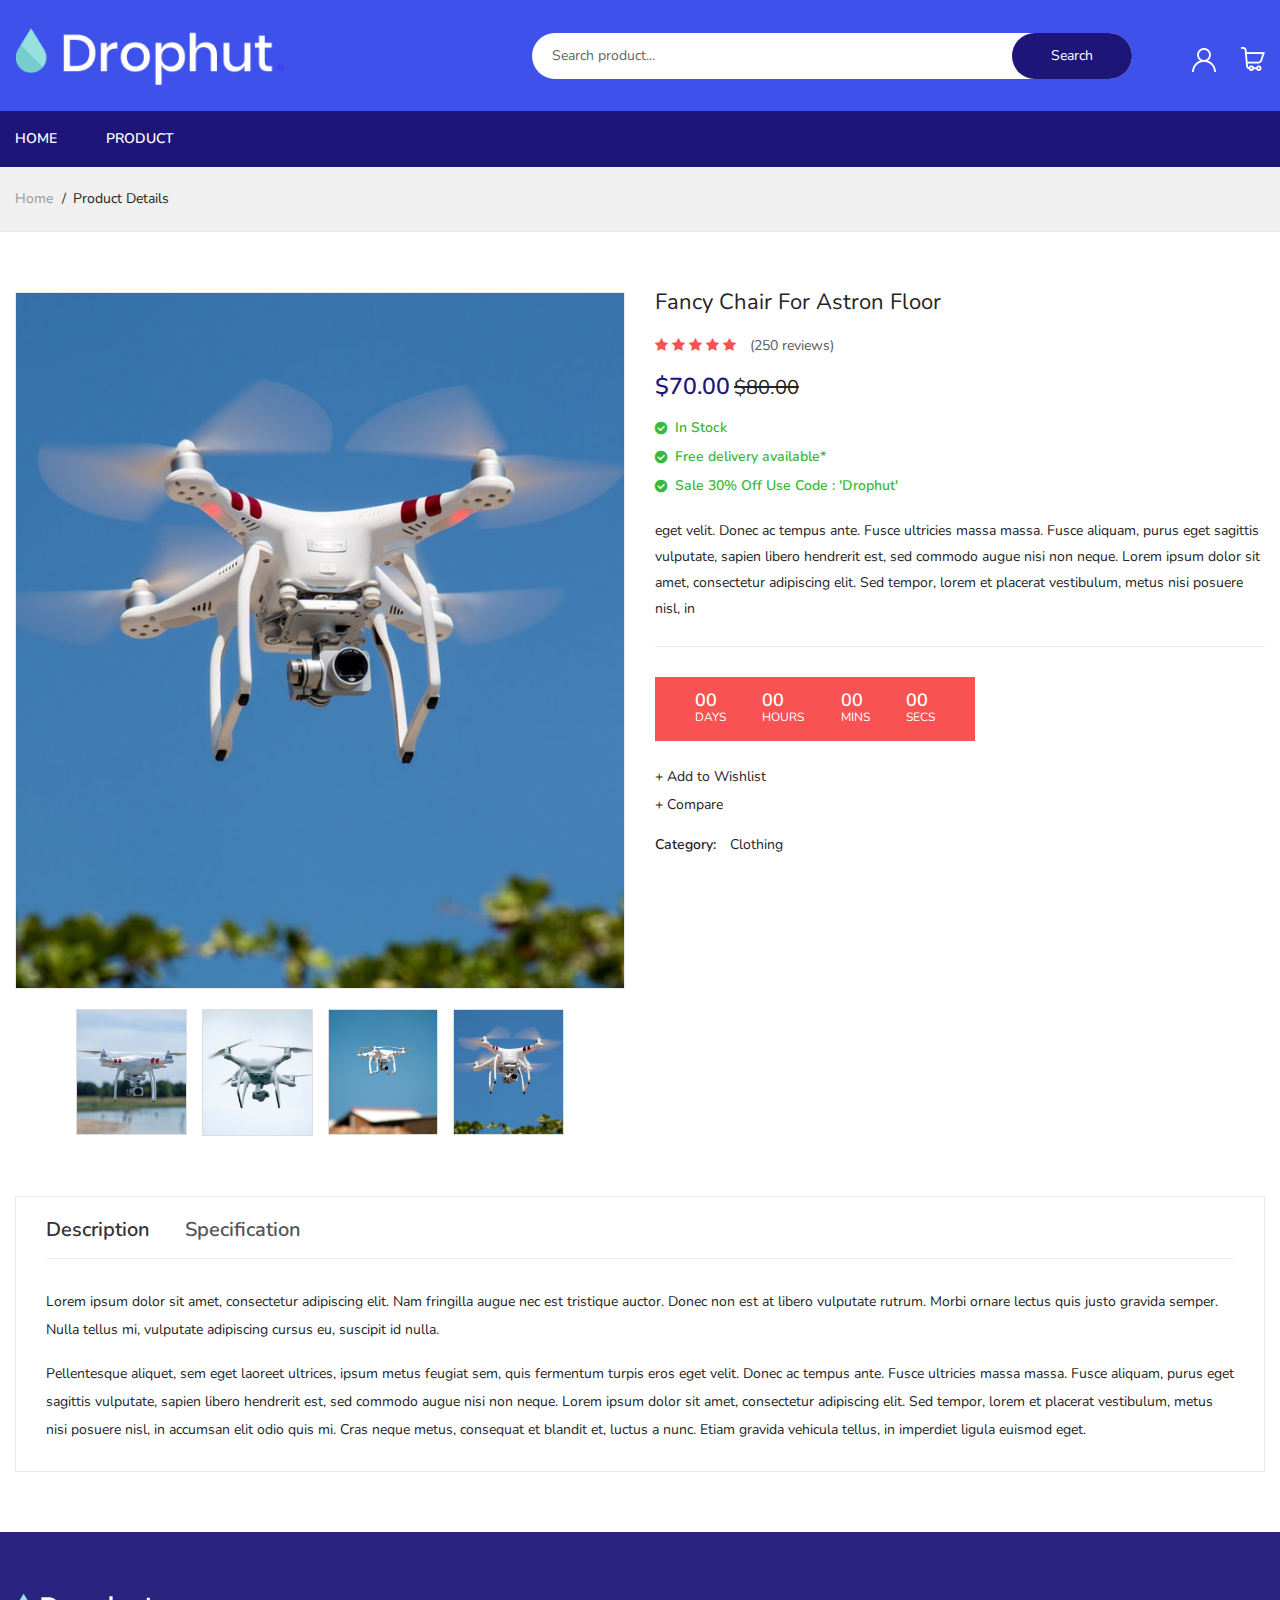
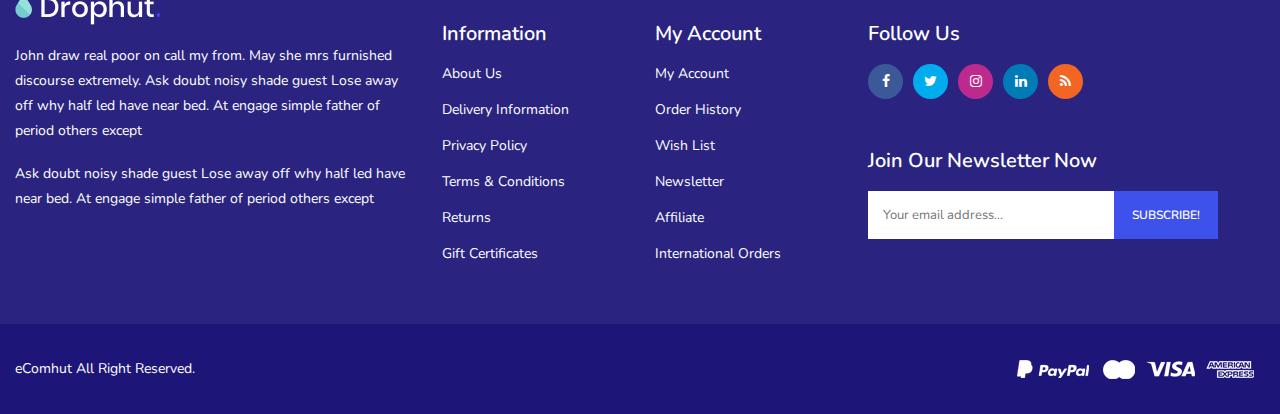
<file: product-details.html>
<!doctype html>
<html class="no-js" lang="en">

<!-- product-details.html  03:24:28 GMT -->
<head>
    <meta charset="utf-8">
    <meta http-equiv="x-ua-compatible" content="ie=edge">
    <title>Drophut - Single Product eCommerce Template</title>
    <meta name="description" content="">
    <meta name="viewport" content="width=device-width, initial-scale=1">
    <!-- Favicon -->
    <link rel="shortcut icon" type="image/x-icon" href="assets/img/favicon.ico">
    
    <!-- CSS 
    ========================= -->
   

    <!-- Plugins CSS -->
    <link rel="stylesheet" href="assets/css/plugins.css">
    
    <!-- Main Style CSS -->
    <link rel="stylesheet" href="assets/css/style.css">
    <link rel="stylesheet" href="assets/css/custom.css">

</head>

<body>

    <!--header area start-->
    <!--Offcanvas menu area start-->
    <div class="off_canvars_overlay">
            
    </div>
    <div class="Offcanvas_menu">
        <div class="container">
            <div class="row">
                <div class="col-12">
                    <div class="canvas_open">
                        <a href="javascript:void(0)"><i class="ion-navicon"></i></a>
                    </div>
                    <div class="Offcanvas_menu_wrapper">
                        <div class="canvas_close">
                              <a href="javascript:void(0)"><i class="ion-android-close"></i></a>  
                        </div>
                        <div class="support_info">
                            <p>Any Enquiry: <a href="tel:">+56985475235</a></p>
                        </div>
                        <div class="top_right text-right">
                            <ul>
                               <li><a href="my-account.html"> My Account </a></li> 
                               <li><a href="checkout.html"> Checkout </a></li> 
                            </ul>
                        </div> 
                        <div class="search_container">
                           <form action="#">
                                <div class="search_box">
                                    <input placeholder="Search product..." type="text">
                                    <button type="submit">Search</button> 
                                </div>
                            </form>
                        </div> 
                        
                        <div class="middel_right_info">
                            <div class="header_wishlist">
                                <a href="wishlist.html"><img src="assets/img/user.png" alt=""></a>
                            </div>
                            <div class="mini_cart_wrapper">
                                <a href="javascript:void(0)"><img src="assets/img/shopping-bag.png" alt=""></a>
                                
                                
                            </div>
                        </div>
                        <div id="menu" class="text-left ">
                            <ul class="offcanvas_main_menu">
                                <li class="menu-item-has-children active">
                                    <a href="#">Home</a>
                                </li>
                                <li class="menu-item-has-children">
                                    <a href="product-details.html">product</a>
                                </li>
                                <li class="menu-item-has-children">
                                    <a href="#">pages </a>
                                    <ul class="sub-menu">
                                        <li><a href="about.html">About Us</a></li>
										<li><a href="contact.html">contact</a></li>
										<li><a href="privacy-policy.html">privacy policy</a></li>
										<li><a href="faq.html">Frequently Questions</a></li>
										<li><a href="login.html">login</a></li>
										<li><a href="register.html">register</a></li>
										<li><a href="forget-password.html">Forget Password</a></li>
										<li><a href="404.html">Error 404</a></li>
										<li><a href="cart.html">cart</a></li>
										<li><a href="tracking.html">tracking</a></li>
										<li><a href="checkout.html">checkout</a></li>
                                    </ul>
                                </li>
                                <li class="menu-item-has-children">
                                    <a href="#">blog</a>
                                    <ul class="sub-menu">
                                        <li><a href="blog.html">blog</a></li>
                                        <li><a href="blog-details.html">blog details</a></li>
                                    </ul>
                                </li>
                                <li class="menu-item-has-children">
                                    <a href="login.html">my account</a>
                                </li>
                                <li class="menu-item-has-children">
                                    <a href="contact.html"> Contact Us</a> 
                                </li>
                            </ul>
                        </div>

                        <div class="Offcanvas_footer">
                            <span><a href="#"><i class="fa fa-envelope-o"></i> info@drophunt.com</a></span>
                            <ul>
                                <li class="facebook"><a href="#"><i class="fa fa-facebook"></i></a></li>
                                <li class="twitter"><a href="#"><i class="fa fa-twitter"></i></a></li>
                                <li class="pinterest"><a href="#"><i class="fa fa-pinterest-p"></i></a></li>
                                <li class="google-plus"><a href="#"><i class="fa fa-google-plus"></i></a></li>
                                <li class="linkedin"><a href="#"><i class="fa fa-linkedin"></i></a></li>
                            </ul>
                        </div>
                    </div>
                </div>
            </div>
        </div>
    </div>
    <!--Offcanvas menu area end-->
    
    <header>
        <div class="main_header">
            <!--header top start-->
            
            <!--header top start-->
            <!--header middel start-->
            <div class="header_middle">
                <div class="container">
                    <div class="row align-items-center">
                        <div class="col-lg-3 col-md-6">
                            <div class="logo">
                                <a href="index.html"><img src="assets/img/logo/logo.png" alt=""></a>
                            </div>
                        </div>
                        <div class="col-lg-9 col-md-6">
                            <div class="middel_right">
                                <div class="search_container">
                                   <form action="#">
                                        <div class="search_box">
                                            <input placeholder="Search product..." type="text">
                                            <button type="submit">Search</button> 
                                        </div>
                                    </form>
                                </div>
                                <div class="middel_right_info">
                                    <div class="header_wishlist">
                                        <a href="#"><img src="assets/img/user.png" alt=""></a>
                                    </div>
                                    <div class="mini_cart_wrapper">
                                        <a href="javascript:void(0)"><img src="assets/img/shopping-bag.png" alt=""></a>
                                        <!--mini cart-->
                                         
                                        <!--mini cart end-->
                                    </div>
                                </div>
                            </div>
                        </div>
                    </div>
                </div>
            </div>
            <!--header middel end-->
            <!--header bottom satrt-->
            <div class="main_menu_area">
                <div class="container">
                    <div class="row justify-content-center">
                        <div class="col-lg-12 col-md-12">
                            <div class="main_menu menu_position"> 
                                <nav>  
                                    <ul>
                                        <li><a href="index.html">home</a></li>
                                        <li><a href="product-details.html">Product</a></li>
                                        
                                        
                                        
                                        <!-- <li><a href="contact.html"> Contact Us</a></li> -->
                                    </ul>  
                                </nav> 
                            </div>
                        </div>
                    </div>
                </div>
            </div>
            <!--header bottom end-->
        </div> 
    </header>
    <!--header area end-->

    <!--breadcrumbs area start-->
    <div class="breadcrumbs_area">
        <div class="container">   
            <div class="row">
                <div class="col-12">
                    <div class="breadcrumb_content">
                        <ul>
                            <li><a href="index.html">home</a></li>
                            <li>Product details</li>
                        </ul>
                    </div>
                </div>
            </div>
        </div>         
    </div>
    <!--breadcrumbs area end-->
    
    <!--product details start-->
    <div class="product_details mt-60 mb-60">
        <div class="container">
            <div class="row">
                <div class="col-lg-6 col-md-6">
                   <div class="product-details-tab">
                        <div id="img-1" class="zoomWrapper single-zoom">
                            <a href="#">
                                <img id="zoom1" src="assets/img/product/details-1.jpg" data-zoom-image="assets/img/product/details-1.jpg" alt="big-1">
                            </a>
                        </div>
                        <div class="single-zoom-thumb">
                            <ul class="s-tab-zoom owl-carousel single-product-active" id="gallery_01">
                                <li>
                                    <a href="#" class="elevatezoom-gallery active" data-update="" data-image="assets/img/product/details-2.jpg" data-zoom-image="assets/img/product/details-2.jpg">
                                        <img src="assets/img/product/details-2.jpg" alt="zo-th-1"/>
                                    </a>

                                </li>
                                <li >
                                    <a href="#" class="elevatezoom-gallery active" data-update="" data-image="assets/img/product/details-3.jpg" data-zoom-image="assets/img/product/details-3.jpg">
                                        <img src="assets/img/product/details-3.jpg" alt="zo-th-1"/>
                                    </a>

                                </li>
                                <li >
                                    <a href="#" class="elevatezoom-gallery active" data-update="" data-image="assets/img/product/details-4.jpg" data-zoom-image="assets/img/product/details-4.jpg">
                                        <img src="assets/img/product/details-4.jpg" alt="zo-th-1"/>
                                    </a>

                                </li>
                                <li >
                                    <a href="#" class="elevatezoom-gallery active" data-update="" data-image="assets/img/product/details-1.jpg" data-zoom-image="assets/img/product/details-1.jpg">
                                        <img src="assets/img/product/details-1.jpg" alt="zo-th-1"/>
                                    </a>

                                </li>
                            </ul>
                        </div>
                    </div>
                </div>
                <div class="col-lg-6 col-md-6">
                    <div class="product_d_right">
                       <form action="#">
                           
                            <h1>Fancy Chair for astron floor</h1>
                            <div class=" product_ratting">
                                <ul>
                                    <li><a href="#"><i class="fa fa-star"></i></a></li>
                                    <li><a href="#"><i class="fa fa-star"></i></a></li>
                                    <li><a href="#"><i class="fa fa-star"></i></a></li>
                                    <li><a href="#"><i class="fa fa-star"></i></a></li>
                                    <li><a href="#"><i class="fa fa-star"></i></a></li>
                                    <li class="review"><a href="#"> (250 reviews) </a></li>
                                </ul>
                                
                            </div>
                            <div class="price_box">
                                <span class="current_price">$70.00</span>
                                <span class="old_price">$80.00</span>
                                
                            </div>
                            <div class="product_desc">
                                <ul>
                                    <li>In Stock</li>
                                    <li>Free delivery available*</li>
                                    <li>Sale 30% Off Use Code : 'Drophut'</li>
                                </ul>
                                <p>eget velit. Donec ac tempus ante. Fusce ultricies massa massa. Fusce aliquam, purus eget sagittis vulputate, sapien libero hendrerit est, sed commodo augue nisi non neque. Lorem ipsum dolor sit amet, consectetur adipiscing elit. Sed tempor, lorem et placerat vestibulum, metus nisi posuere nisl, in </p>
                            </div>
							<div class="product_timing">
                                <div data-countdown="2023/12/15"></div>
                            </div>
                            
                            
                            <div class=" product_d_action">
                               <ul>
                                   <li><a  title="Add to wishlist">+ Add to Wishlist</a></li>
                                   <li><a  title="Add to wishlist">+ Compare</a></li>
                               </ul>
                            </div>
                            <div class="product_meta">
                                <span>Category: <a >Clothing</a></span>
                            </div>
                            
                        </form>
                        

                    </div>
                </div>
            </div>
        </div>    
    </div>
    <!--product details end-->
    
    <!--product info start-->
    <div class="product_d_info mb-60">
        <div class="container">   
            <div class="row">
                <div class="col-12">
                    <div class="product_d_inner">   
                        <div class="product_info_button">    
                            <ul class="nav" role="tablist">
                                <li >
                                    <a class="active" data-toggle="tab" href="#info" role="tab" aria-controls="info" aria-selected="false">Description</a>
                                </li>
                                <li>
                                     <a data-toggle="tab" href="#sheet" role="tab" aria-controls="sheet" aria-selected="false">Specification</a>
                                </li>
                                
                            </ul>
                        </div>
                        <div class="tab-content">
                            <div class="tab-pane fade show active" id="info" role="tabpanel" >
                                <div class="product_info_content">
                                    <p>Lorem ipsum dolor sit amet, consectetur adipiscing elit. Nam fringilla augue nec est tristique auctor. Donec non est at libero vulputate rutrum. Morbi ornare lectus quis justo gravida semper. Nulla tellus mi, vulputate adipiscing cursus eu, suscipit id nulla.</p>
                                    <p>Pellentesque aliquet, sem eget laoreet ultrices, ipsum metus feugiat sem, quis fermentum turpis eros eget velit. Donec ac tempus ante. Fusce ultricies massa massa. Fusce aliquam, purus eget sagittis vulputate, sapien libero hendrerit est, sed commodo augue nisi non neque. Lorem ipsum dolor sit amet, consectetur adipiscing elit. Sed tempor, lorem et placerat vestibulum, metus nisi posuere nisl, in accumsan elit odio quis mi. Cras neque metus, consequat et blandit et, luctus a nunc. Etiam gravida vehicula tellus, in imperdiet ligula euismod eget.</p>
                                </div>    
                            </div>
                            <div class="tab-pane fade" id="sheet" role="tabpanel" >
                                <div class="product_d_table">
                                   <form action="#">
                                        <table>
                                            <tbody>
                                                <tr>
                                                    <td class="first_child">Compositions</td>
                                                    <td>Polyester</td>
                                                </tr>
                                                <tr>
                                                    <td class="first_child">Styles</td>
                                                    <td>Girly</td>
                                                </tr>
                                                <tr>
                                                    <td class="first_child">Properties</td>
                                                    <td>Short Dress</td>
                                                </tr>
                                            </tbody>
                                        </table>
                                    </form>
                                </div>
                                <div class="product_info_content">
                                    <p>Fashion has been creating well-designed collections since 2010. The brand offers feminine designs delivering stylish separates and statement dresses which have since evolved into a full ready-to-wear collection in which every item is a vital part of a woman's wardrobe. The result? Cool, easy, chic looks with youthful elegance and unmistakable signature style. All the beautiful pieces are made in Italy and manufactured with the greatest attention. Now Fashion extends to a range of accessories including shoes, hats, belts and more!</p>
                                </div>    
                            </div>

                            
                        </div>
                    </div>     
                </div>
            </div>
        </div>    
    </div>  
    <!--product info end-->


    <!--footer area start-->
    <footer class="footer_widgets">
        <div class="footer_top">
            <div class="container">
                <div class="row">
                <div class="col-lg-4 col-md-6">
                    <div class="widgets_container contact_us">
                        <div class="footer_logo">
                            <a href="#"><img src="assets/img/logo/logo.png" alt=""></a>
                        </div>
                        <div class="footer_contact">
                            <p>John draw real poor on call my from. May she mrs furnished discourse extremely. Ask doubt noisy shade guest Lose away off why half led have near bed. At engage simple father of period others except</p>
                            <p>Ask doubt noisy shade guest Lose away off why half led have near bed. At engage simple father of period others except</p>
                        </div>
                    </div>
                </div>
                <div class="col-lg-2 col-md-6 col-sm-6">
                    <div class="widgets_container widget_menu">
                        <h3>Information</h3>
                        <div class="footer_menu">
                            <ul>
                                <li><a href="about.html">About Us</a></li>
                                <li><a href="blog.html">Delivery Information</a></li>
                                <li><a href="contact.html">Privacy Policy</a></li>
                                <li><a href="services.html">Terms & Conditions</a></li>
                                <li><a href="#">Returns</a></li>
                                <li><a href="#">Gift Certificates</a></li>
                            </ul>
                        </div>
                    </div>
                </div>
                <div class="col-lg-2 col-md-6 col-sm-6">
                    <div class="widgets_container widget_menu">
                        <h3>My Account</h3>
                        <div class="footer_menu">
                            <ul>
                                <li><a href="#">My Account</a></li>
                                <li><a href="#">Order History</a></li>
                                <li><a href="wishlist.html">Wish List</a></li>
                                <li><a href="#">Newsletter</a></li>
                                <li><a href="#">Affiliate</a></li>
                                <li><a href="faq.html">International Orders</a></li>
                            </ul>
                        </div>
                    </div>
                </div>
                <div class="col-lg-4 col-md-6">
                    <div class="widgets_container newsletter">
                        <h3>Follow Us</h3>
                        <div class="footer_social_link">
                            <ul>
                                <li><a class="facebook" href="#" title="Facebook"><i class="fa fa-facebook"></i></a></li>
                                <li><a class="twitter" href="#" title="Twitter"><i class="fa fa-twitter"></i></a></li>
                                <li><a class="instagram" href="#" title="instagram"><i class="fa fa-instagram"></i></a></li>
                                <li><a class="linkedin" href="#" title="linkedin"><i class="fa fa-linkedin"></i></a></li>
                                <li><a class="rss" href="#" title="rss"><i class="fa fa-rss"></i></a></li>
                            </ul>
                        </div>
                        <div class="subscribe_form">
                            <h3>Join Our Newsletter Now</h3>
                            <form id="mc-form" class="mc-form footer-newsletter" >
                                <input id="mc-email" type="email" autocomplete="off" placeholder="Your email address..." />
                                <button id="mc-submit">Subscribe!</button>
                            </form>
                            <!-- mailchimp-alerts Start -->
                            <div class="mailchimp-alerts text-centre">
                                <div class="mailchimp-submitting"></div><!-- mailchimp-submitting end -->
                                <div class="mailchimp-success"></div><!-- mailchimp-success end -->
                                <div class="mailchimp-error"></div><!-- mailchimp-error end -->
                            </div><!-- mailchimp-alerts end -->
                        </div>
                    </div>
                </div>
            </div>
            </div>
        </div>
        <div class="footer_bottom">
            <div class="container">
                <div class="row align-items-center">
                    <div class="col-lg-6 col-md-6">
                        <div class="copyright_area">
                            <p> <a href="#">eComhut</a>  All Right Reserved.</p>
                        </div>
                    </div>
                    <div class="col-lg-6 col-md-6">
                        <div class="footer_payment text-right">
                            <a href="#"><img src="assets/img/icon/payment.png" alt=""></a>
                        </div>
                    </div>
                </div>
            </div>
        </div>   
    </footer>
    <!--footer area end-->
   
<!-- JS
============================================ -->

<!-- Plugins JS -->
<script src="assets/js/plugins.js"></script>

<!-- Main JS -->
<script src="assets/js/main.js"></script>



</body>


<!-- product-details.html  03:24:28 GMT -->
</html>
</file>
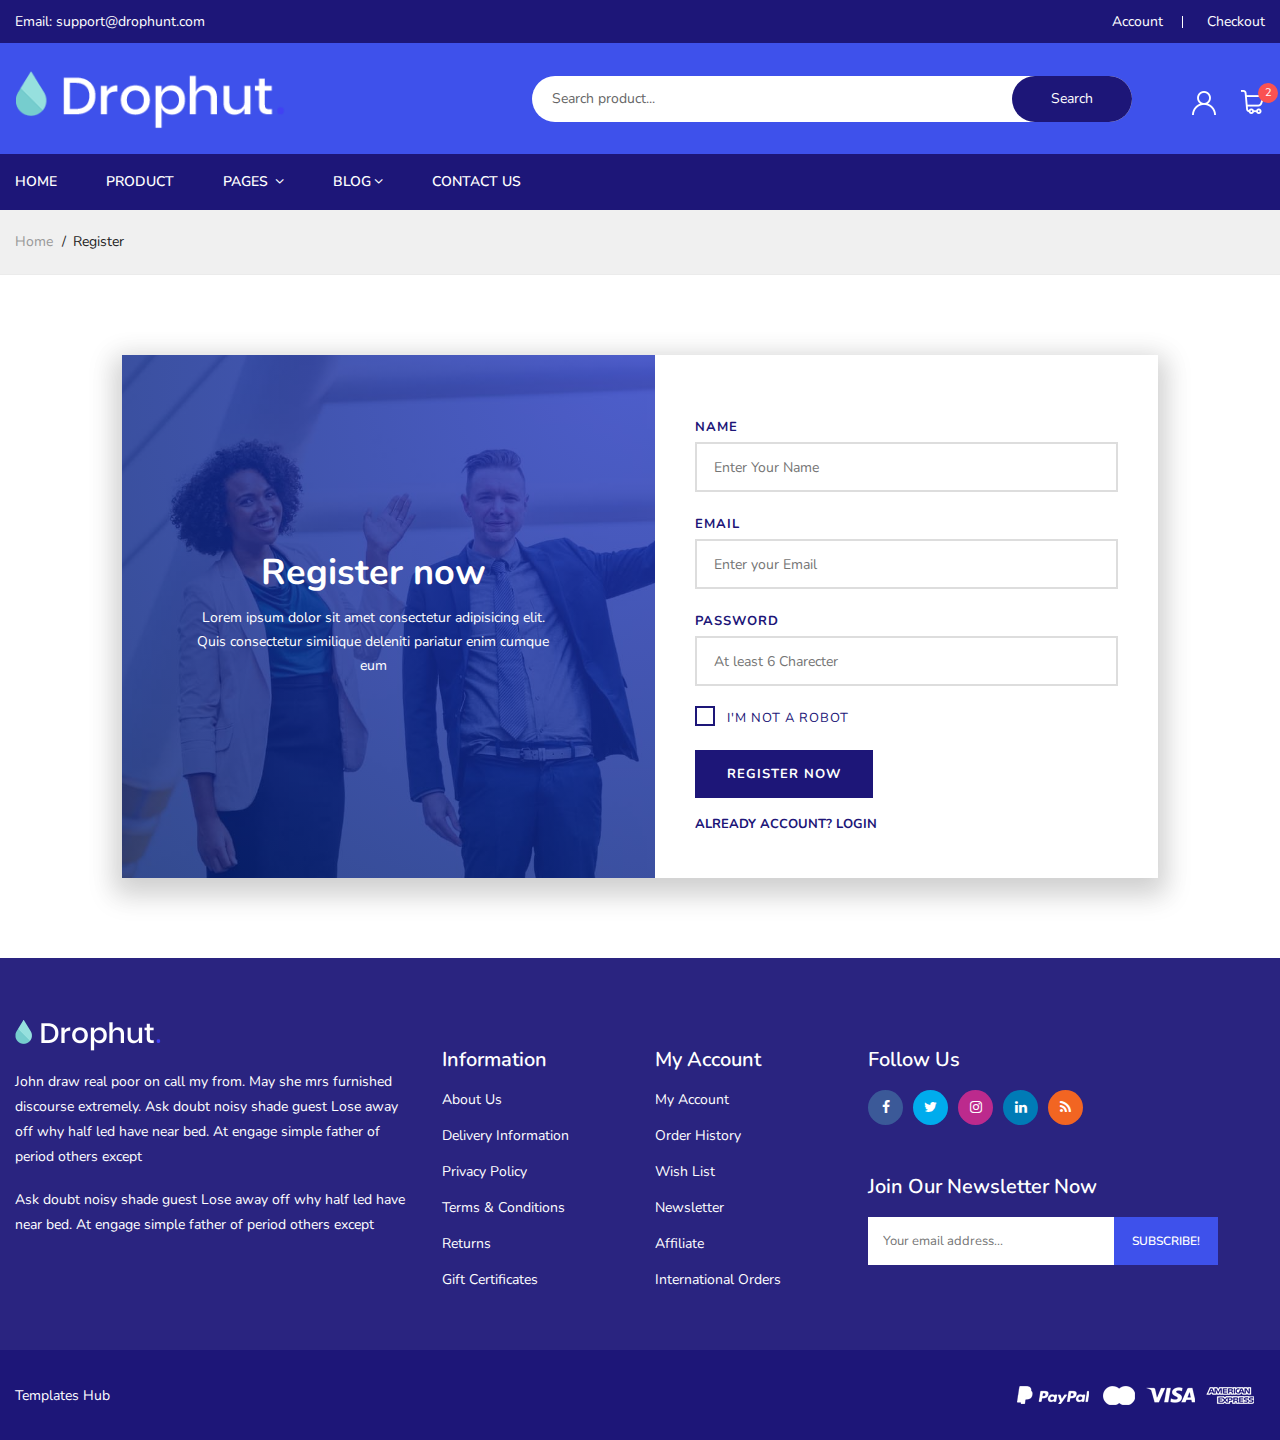
<file: register.html>
<!doctype html>
<html class="no-js" lang="en">

<!-- register.html  03:24:53 GMT -->
<head>
    <meta charset="utf-8">
    <meta http-equiv="x-ua-compatible" content="ie=edge">
    <title>Drophut - Single Product eCommerce Template</title>
    <meta name="description" content="">
    <meta name="viewport" content="width=device-width, initial-scale=1">
    <!-- Favicon -->
    <link rel="shortcut icon" type="image/x-icon" href="assets/img/favicon.ico">
    
    <!-- CSS 
    ========================= -->
   

    <!-- Plugins CSS -->
    <link rel="stylesheet" href="assets/css/plugins.css">
    
    <!-- Main Style CSS -->
    <link rel="stylesheet" href="assets/css/style.css">
    <link rel="stylesheet" href="assets/css/custom.css">

</head>

<body>

    <!--header area start-->
    <!--Offcanvas menu area start-->
    <div class="off_canvars_overlay">
            
    </div>
    <div class="Offcanvas_menu">
        <div class="container">
            <div class="row">
                <div class="col-12">
                    <div class="canvas_open">
                        <a href="javascript:void(0)"><i class="ion-navicon"></i></a>
                    </div>
                    <div class="Offcanvas_menu_wrapper">
                        <div class="canvas_close">
                              <a href="javascript:void(0)"><i class="ion-android-close"></i></a>  
                        </div>
                        <div class="support_info">
                            <p>Any Enquiry: <a href="tel:">+56985475235</a></p>
                        </div>
                        <div class="top_right text-right">
                            <ul>
                               <li><a href="my-account.html"> My Account </a></li> 
                               <li><a href="checkout.html"> Checkout </a></li> 
                            </ul>
                        </div> 
                        <div class="search_container">
                           <form action="#">
                                <div class="search_box">
                                    <input placeholder="Search product..." type="text">
                                    <button type="submit">Search</button> 
                                </div>
                            </form>
                        </div> 
                        
                        <div class="middel_right_info">
                            <div class="header_wishlist">
                                <a href="wishlist.html"><img src="assets/img/user.png" alt=""></a>
                            </div>
                            <div class="mini_cart_wrapper">
                                <a href="javascript:void(0)"><img src="assets/img/shopping-bag.png" alt=""></a>
                                <span class="cart_quantity">2</span>
                                <!--mini cart-->
                                 <div class="mini_cart">
                                    <div class="cart_item">
                                       <div class="cart_img">
                                           <a href="#"><img src="assets/img/s-product/product.jpg" alt=""></a>
                                       </div>
                                        <div class="cart_info">
                                            <a href="#">Sit voluptatem rhoncus sem lectus</a>
                                            <p>Qty: 1 X <span> $60.00 </span></p>    
                                        </div>
                                        <div class="cart_remove">
                                            <a href="#"><i class="ion-android-close"></i></a>
                                        </div>
                                    </div>
                                    <div class="cart_item">
                                       <div class="cart_img">
                                           <a href="#"><img src="assets/img/s-product/product2.jpg" alt=""></a>
                                       </div>
                                        <div class="cart_info">
                                            <a href="#">Natus erro at congue massa commodo</a>
                                            <p>Qty: 1 X <span> $60.00 </span></p>   
                                        </div>
                                        <div class="cart_remove">
                                            <a href="#"><i class="ion-android-close"></i></a>
                                        </div>
                                    </div>
                                    <div class="mini_cart_table">
                                        <div class="cart_total">
                                            <span>Sub total:</span>
                                            <span class="price">$138.00</span>
                                        </div>
                                        <div class="cart_total mt-10">
                                            <span>total:</span>
                                            <span class="price">$138.00</span>
                                        </div>
                                    </div>

                                    <div class="mini_cart_footer">
                                       <div class="cart_button">
                                            <a href="cart.html">View cart</a>
                                        </div>
                                        <div class="cart_button">
                                            <a href="checkout.html">Checkout</a>
                                        </div>

                                    </div>

                                </div>
                                <!--mini cart end-->
                            </div>
                        </div>
                        <div id="menu" class="text-left ">
                            <ul class="offcanvas_main_menu">
                                <li class="menu-item-has-children active">
                                    <a href="#">Home</a>
                                </li>
                                <li class="menu-item-has-children">
                                    <a href="product-details.html">product</a>
                                </li>
                                <li class="menu-item-has-children">
                                    <a href="#">pages </a>
                                    <ul class="sub-menu">
                                        <li><a href="about.html">About Us</a></li>
										<li><a href="contact.html">contact</a></li>
										<li><a href="privacy-policy.html">privacy policy</a></li>
										<li><a href="faq.html">Frequently Questions</a></li>
										<li><a href="login.html">login</a></li>
										<li><a href="register.html">register</a></li>
										<li><a href="forget-password.html">Forget Password</a></li>
										<li><a href="404.html">Error 404</a></li>
										<li><a href="cart.html">cart</a></li>
										<li><a href="tracking.html">tracking</a></li>
										<li><a href="checkout.html">checkout</a></li>
                                    </ul>
                                </li>
                                <li class="menu-item-has-children">
                                    <a href="#">blog</a>
                                    <ul class="sub-menu">
                                        <li><a href="blog.html">blog</a></li>
                                        <li><a href="blog-details.html">blog details</a></li>
                                    </ul>
                                </li>
                                <li class="menu-item-has-children">
                                    <a href="login.html">my account</a>
                                </li>
                                <li class="menu-item-has-children">
                                    <a href="contact.html"> Contact Us</a> 
                                </li>
                            </ul>
                        </div>

                        <div class="Offcanvas_footer">
                            <span><a href="#"><i class="fa fa-envelope-o"></i> info@drophunt.com</a></span>
                            <ul>
                                <li class="facebook"><a href="#"><i class="fa fa-facebook"></i></a></li>
                                <li class="twitter"><a href="#"><i class="fa fa-twitter"></i></a></li>
                                <li class="pinterest"><a href="#"><i class="fa fa-pinterest-p"></i></a></li>
                                <li class="google-plus"><a href="#"><i class="fa fa-google-plus"></i></a></li>
                                <li class="linkedin"><a href="#"><i class="fa fa-linkedin"></i></a></li>
                            </ul>
                        </div>
                    </div>
                </div>
            </div>
        </div>
    </div>
    <!--Offcanvas menu area end-->
    
    <header>
        <div class="main_header">
            <!--header top start-->
            <div class="header_top">
                <div class="container">  
                    <div class="row align-items-center">
                        <div class="col-lg-6 col-md-6">
                            <div class="support_info">
                                <p>Email: <a href="mailto:">support@drophunt.com</a></p>
                            </div>
                        </div>
                        <div class="col-lg-6 col-md-6">
                            <div class="top_right text-right">
                                <ul>
                                   <li><a href="my-account.html">Account</a></li> 
                                   <li><a href="checkout.html">Checkout</a></li> 
                                </ul>
                            </div>   
                        </div>
                    </div>
                </div>
            </div>
            <!--header top start-->
            <!--header middel start-->
            <div class="header_middle">
                <div class="container">
                    <div class="row align-items-center">
                        <div class="col-lg-3 col-md-6">
                            <div class="logo">
                                <a href="index-2.html"><img src="assets/img/logo/logo.png" alt=""></a>
                            </div>
                        </div>
                        <div class="col-lg-9 col-md-6">
                            <div class="middel_right">
                                <div class="search_container">
                                   <form action="#">
                                        <div class="search_box">
                                            <input placeholder="Search product..." type="text">
                                            <button type="submit">Search</button> 
                                        </div>
                                    </form>
                                </div>
                                <div class="middel_right_info">
                                    <div class="header_wishlist">
                                        <a href="#"><img src="assets/img/user.png" alt=""></a>
                                    </div>
                                    <div class="mini_cart_wrapper">
                                        <a href="javascript:void(0)"><img src="assets/img/shopping-bag.png" alt=""></a>
                                        <span class="cart_quantity">2</span>
                                        <!--mini cart-->
                                         <div class="mini_cart">
                                            <div class="cart_item">
                                               <div class="cart_img">
                                                   <a href="#"><img src="assets/img/s-product/product.jpg" alt=""></a>
                                               </div>
                                                <div class="cart_info">
                                                    <a href="#">Sit voluptatem rhoncus sem lectus</a>
                                                    <p>Qty: 1 X <span> $60.00 </span></p>    
                                                </div>
                                                <div class="cart_remove">
                                                    <a href="#"><i class="ion-android-close"></i></a>
                                                </div>
                                            </div>
                                            <div class="cart_item">
                                               <div class="cart_img">
                                                   <a href="#"><img src="assets/img/s-product/product2.jpg" alt=""></a>
                                               </div>
                                                <div class="cart_info">
                                                    <a href="#">Natus erro at congue massa commodo</a>
                                                    <p>Qty: 1 X <span> $60.00 </span></p>   
                                                </div>
                                                <div class="cart_remove">
                                                    <a href="#"><i class="ion-android-close"></i></a>
                                                </div>
                                            </div>
                                            <div class="mini_cart_table">
                                                <div class="cart_total">
                                                    <span>Sub total:</span>
                                                    <span class="price">$138.00</span>
                                                </div>
                                                <div class="cart_total mt-10">
                                                    <span>total:</span>
                                                    <span class="price">$138.00</span>
                                                </div>
                                            </div>

                                            <div class="mini_cart_footer">
                                               <div class="cart_button">
                                                    <a href="cart.html">View cart</a>
                                                </div>
                                                <div class="cart_button">
                                                    <a href="checkout.html">Checkout</a>
                                                </div>

                                            </div>

                                        </div>
                                        <!--mini cart end-->
                                    </div>
                                </div>
                            </div>
                        </div>
                    </div>
                </div>
            </div>
            <!--header middel end-->
            <!--header bottom satrt-->
            <div class="main_menu_area">
                <div class="container">
                    <div class="row justify-content-center">
                        <div class="col-lg-12 col-md-12">
                            <div class="main_menu menu_position"> 
                                <nav>  
                                    <ul>
                                        <li><a href="index-2.html">home</a></li>
                                        <li><a href="product-details.html">Product</a></li>
                                        
                                        <li><a class="active" href="#">pages <i class="fa fa-angle-down"></i></a>
                                            <ul class="sub_menu pages">
                                                <li><a href="about.html">About Us</a></li>
                                                <li><a href="contact.html">contact</a></li>
                                                <li><a href="privacy-policy.html">privacy policy</a></li>
                                                <li><a href="faq.html">Frequently Questions</a></li>
                                                <li><a href="login.html">login</a></li>
                                                <li><a href="register.html">register</a></li>
                                                <li><a href="forget-password.html">Forget Password</a></li>
                                                <li><a href="404.html">Error 404</a></li>
                                                <li><a href="cart.html">cart</a></li>
                                                <li><a href="tracking.html">tracking</a></li>
                                                <li><a href="checkout.html">checkout</a></li>
                                            </ul>
                                        </li>
                                        <li><a href="blog.html">blog<i class="fa fa-angle-down"></i></a>
                                            <ul class="sub_menu pages">
                                                <li><a href="blog.html">blog</a></li>
                                                <li><a href="blog-details.html">blog details</a></li>
                                            </ul>
                                        </li>
                                        <li><a href="contact.html"> Contact Us</a></li>
                                    </ul>  
                                </nav> 
                            </div>
                        </div>
                    </div>
                </div>
            </div>
            <!--header bottom end-->
        </div> 
    </header>
    <!--header area end-->

    <!--breadcrumbs area start-->
    <div class="breadcrumbs_area">
        <div class="container">   
            <div class="row">
                <div class="col-12">
                    <div class="breadcrumb_content">
                        <ul>
                            <li><a href="index-2.html">home</a></li>
                            <li>Register</li>
                        </ul>
                    </div>
                </div>
            </div>
        </div>         
    </div>
    <!--breadcrumbs area end-->

	<section class="account">
		<div class="container">
			<div class="row justify-content-center">
				<div class="col-lg-10">
					<div class="account-contents" style="background: url('assets/img/about/about1.jpg'); background-size: cover;">
                        <div class="row">
                            <div class="col-xl-6 col-lg-6 col-md-6 col-sm-12">
                                <div class="account-thumb">
                                    <h2>Register now</h2>
                                    <p>Lorem ipsum dolor sit amet consectetur adipisicing elit. Quis consectetur similique deleniti pariatur enim cumque eum</p>
                                </div>
                            </div>
                            <div class="col-xl-6 col-lg-6 col-md-6 col-sm-12">
                                <div class="account-content">
                                    <form action="#">
                                        <div class="single-acc-field">
                                            <label for="name">Name</label>
                                            <input type="text" id="name" placeholder="Enter Your Name">
                                        </div>
                                        <div class="single-acc-field">
                                            <label for="email">Email</label>
                                            <input type="email" id="email" placeholder="Enter your Email">
                                        </div>
                                        <div class="single-acc-field">
                                            <label for="password">Password</label>
                                            <input type="password" id="password" placeholder="At least 6 Charecter">
                                        </div>
                                        <div class="single-acc-field boxes">
                                            <input type="checkbox" id="checkbox">
                                            <label for="checkbox">I'm not a robot</label>
                                        </div>
                                        <div class="single-acc-field">
                                            <button type="submit">Register now</button>
                                        </div>
                                        <a href="login.html">Already account? Login</a>
                                    </form>
                                </div>
                            </div>
                        </div>
					</div>
				</div>
			</div>
		</div>
	</section>

    <!--footer area start-->
    <footer class="footer_widgets">
        <div class="footer_top">
            <div class="container">
                <div class="row">
                <div class="col-lg-4 col-md-6">
                    <div class="widgets_container contact_us">
                        <div class="footer_logo">
                            <a href="#"><img src="assets/img/logo/logo.png" alt=""></a>
                        </div>
                        <div class="footer_contact">
                            <p>John draw real poor on call my from. May she mrs furnished discourse extremely. Ask doubt noisy shade guest Lose away off why half led have near bed. At engage simple father of period others except</p>
                            <p>Ask doubt noisy shade guest Lose away off why half led have near bed. At engage simple father of period others except</p>
                        </div>
                    </div>
                </div>
                <div class="col-lg-2 col-md-6 col-sm-6">
                    <div class="widgets_container widget_menu">
                        <h3>Information</h3>
                        <div class="footer_menu">
                            <ul>
                                <li><a href="about.html">About Us</a></li>
                                <li><a href="blog.html">Delivery Information</a></li>
                                <li><a href="contact.html">Privacy Policy</a></li>
                                <li><a href="services.html">Terms & Conditions</a></li>
                                <li><a href="#">Returns</a></li>
                                <li><a href="#">Gift Certificates</a></li>
                            </ul>
                        </div>
                    </div>
                </div>
                <div class="col-lg-2 col-md-6 col-sm-6">
                    <div class="widgets_container widget_menu">
                        <h3>My Account</h3>
                        <div class="footer_menu">
                            <ul>
                                <li><a href="#">My Account</a></li>
                                <li><a href="#">Order History</a></li>
                                <li><a href="wishlist.html">Wish List</a></li>
                                <li><a href="#">Newsletter</a></li>
                                <li><a href="#">Affiliate</a></li>
                                <li><a href="faq.html">International Orders</a></li>
                            </ul>
                        </div>
                    </div>
                </div>
                <div class="col-lg-4 col-md-6">
                    <div class="widgets_container newsletter">
                        <h3>Follow Us</h3>
                        <div class="footer_social_link">
                            <ul>
                                <li><a class="facebook" href="#" title="Facebook"><i class="fa fa-facebook"></i></a></li>
                                <li><a class="twitter" href="#" title="Twitter"><i class="fa fa-twitter"></i></a></li>
                                <li><a class="instagram" href="#" title="instagram"><i class="fa fa-instagram"></i></a></li>
                                <li><a class="linkedin" href="#" title="linkedin"><i class="fa fa-linkedin"></i></a></li>
                                <li><a class="rss" href="#" title="rss"><i class="fa fa-rss"></i></a></li>
                            </ul>
                        </div>
                        <div class="subscribe_form">
                            <h3>Join Our Newsletter Now</h3>
                            <form id="mc-form" class="mc-form footer-newsletter" >
                                <input id="mc-email" type="email" autocomplete="off" placeholder="Your email address..." />
                                <button id="mc-submit">Subscribe!</button>
                            </form>
                            <!-- mailchimp-alerts Start -->
                            <div class="mailchimp-alerts text-centre">
                                <div class="mailchimp-submitting"></div><!-- mailchimp-submitting end -->
                                <div class="mailchimp-success"></div><!-- mailchimp-success end -->
                                <div class="mailchimp-error"></div><!-- mailchimp-error end -->
                            </div><!-- mailchimp-alerts end -->
                        </div>
                    </div>
                </div>
            </div>
            </div>
        </div>
        <div class="footer_bottom">
            <div class="container">
                <div class="row align-items-center">
                    <div class="col-lg-6 col-md-6">
                        <div class="copyright_area">
                            <p> <a href="templateshub.net">Templates Hub</a></p>
                        </div>
                    </div>
                    <div class="col-lg-6 col-md-6">
                        <div class="footer_payment text-right">
                            <a href="#"><img src="assets/img/icon/payment.png" alt=""></a>
                        </div>
                    </div>
                </div>
            </div>
        </div>   
    </footer>
    <!--footer area end-->


<!-- JS
============================================ -->


<!-- Plugins JS -->
<script src="assets/js/plugins.js"></script>

<!-- Main JS -->
<script src="assets/js/main.js"></script>



</body>

<!-- register.html  03:24:53 GMT -->
</html>
</file>
<file: assets/css/style.css>
/* ---------------------------------------

[Main Stylesheet]

Project:    	  Drophut - Single Product Dropshipping HTML Template
Version:    	  1.0
Primary Use:      Dropshipping Business

------------------------------------------

[Table of contents]

1. Fonts
2. Reset Css
3. Global Settings
4. Section Styles
5. Colors
6. Margin and Padding
7. Background Overlay
8. Buttons Style
9. Preloader
10. ScrollUp Button
11. Main Header style
12. Hero Area
13. Features Area
14. Custom Hero
15. Promo Area
16. Our Partners
17. Pricing Table
18. Why Choose us
19. Parallax Area
20. Testimonial Area
21. Counter Area
22. App Area
23. Blog Area
24. Footer Area
25. Custom Banner
26. About Area
27. Award Area
28. Card Features
29. All Partners Area
30. Team Area
31. Card Apply Form
32. Become Partner Area
33. Card Details Area
34. Choose Card
35. Faq Area
36. Error Area

-------------------------------------------*/
/*** 

================
	Fonts
================


font-family: 'Nunito', sans-serif;

 ***/

@import url('https://fonts.googleapis.com/css?family=Nunito:300,300i,400,400i,600,600i,700,700i,900,900i&amp;display=swap');
* {
  box-sizing: border-box;
}

/* transition */
/* flex */
/* transform */
/* opacity */
/*----------------------------------------*/
/*  01. Theme default CSS
/*----------------------------------------*/
/*-- Google Font --*/
/*-- Common Style --*/
*, *::after, *::before {
  box-sizing: border-box;
}

html, body {
  height: 100%;
}

body {
  line-height: 24px;
  font-size: 14px;
  font-style: normal;
  font-weight: 400;
  visibility: visible;
  font-family: 'Nunito', sans-serif;
  color: #242424;
}

h1, h2, h3, h4, h5, h6 {
  font-weight: 700;
  margin-top: 0;
}

h1 {
  font-size: 48px;
  font-weight: 700;
}

h2 {
  font-size: 36px;
  line-height: 36px;
}

h3 {
  font-size: 30px;
  line-height: 30px;
}

h4 {
  font-size: 16px;
  line-height: 19px;
  font-weight: 700;
}

h5 {
  font-size: 14px;
  line-height: 18px;
}

h6 {
  font-size: 12px;
  line-height: 14px;
}

p:last-child {
  margin-bottom: 0;
}

a, button {
  color: inherit;
  line-height: inherit;
  text-decoration: none;
  cursor: pointer;
}

a, button, img, input, span {
  transition: all 0.3s ease 0s;
}

*:focus {
  outline: none !important;
}

a:focus {
  color: inherit;
  outline: none;
  text-decoration: none;
}

a:hover {
  text-decoration: none;
}

button, input[type="submit"] {
  cursor: pointer;
}

img {
  max-width: 100%;
  height: auto;
}

ul {
  list-style: outside none none;
  margin: 0;
  padding: 0;
}

figure {
  padding: 0;
  margin: 0;
}

/*-- 
    - Common Classes
-----------------------------------------*/
.fix {
  overflow: hidden;
}

.hidden {
  display: none;
}

.clear {
  clear: both;
}

@media only screen and (max-width: 767px) {
  .container {
    max-width: 100%;
  }
}
@media only screen and (max-width: 479px) {
  .container {
    width: 100%;
  }
}
.capitalize {
  text-transform: capitalize;
}

.uppercase {
  text-transform: uppercase;
}

.no-gutters > .col, .no-gutters > [class*="col-"] {
  padding-right: 0;
  padding-left: 0;
  margin: 0;
}

/*-- 
    - Background color
-----------------------------------------*/
.bg-white {
  background-color: #ffffff;
}

.bg-light-grey {
  background-color: #f6fafb;
}

.bg-grey {
  background-color: #f8f8f8;
}

.bluewood-bg {
  background: #354b65;
}

/*- Overlay Color BG -*/
.bluewood-bg-overlay {
  position: relative;
}
.bluewood-bg-overlay::before {
  background: rgba(70, 90, 112, 0.9);
  content: "";
  position: absolute;
  left: 0;
  top: 0;
  width: 100%;
  height: 100%;
}

.overly-bg-black {
  position: relative;
}
.overly-bg-black::after {
  background: rgba(0, 0, 0, 0.3);
  content: "";
  position: absolute;
  left: 0;
  top: 0;
  width: 100%;
  height: 100%;
}

/*-- 
    - color
-----------------------------------------*/
/*-- 
    - Input Placeholder
-----------------------------------------*/
input:-moz-placeholder, textarea:-moz-placeholder {
  opacity: 1;
  filter: "progid:DXImageTransform.Microsoft.Alpha(Opacity=100)";
  -ms-filter: "progid:DXImageTransform.Microsoft.Alpha(Opacity=100)";
}

input::-webkit-input-placeholder, textarea::-webkit-input-placeholder {
  opacity: 1;
  filter: "progid:DXImageTransform.Microsoft.Alpha(Opacity=100)";
  -ms-filter: "progid:DXImageTransform.Microsoft.Alpha(Opacity=100)";
}

input::-moz-placeholder, textarea::-moz-placeholder {
  opacity: 1;
  filter: "progid:DXImageTransform.Microsoft.Alpha(Opacity=100)";
  -ms-filter: "progid:DXImageTransform.Microsoft.Alpha(Opacity=100)";
}

input:-ms-input-placeholder, textarea:-ms-input-placeholder {
  opacity: 1;
  filter: "progid:DXImageTransform.Microsoft.Alpha(Opacity=100)";
  -ms-filter: "progid:DXImageTransform.Microsoft.Alpha(Opacity=100)";
}

/*-- 
    Scroll Up 
-----------------------------------------*/
#scrollUp {
  background: #1D1678 none repeat scroll 0 0;
  bottom: 80px;
  color: #ffffff;
  cursor: pointer;
  display: none;
  font-size: 16px;
  height: 45px;
  line-height: 39px;
  position: fixed;
  border-radius: 5px;
  right: 20px;
  text-align: center;
  width: 45px;
  z-index: 9999;
  border: 2px solid #fff;
  -webkit-transition: .3s;
  transition: .3s;
}

/*-- 
    - Main Wrapper
-----------------------------------------*/
.main-wrapper.header-transparent {
  padding: 0 !important;
  margin: 0 !important;
}

/*-- 
    - Section Padding
-------------------------------------*/
.section-ptb {
  padding: 100px 0;
}
@media only screen and (min-width: 992px) and (max-width: 1199px) {
  .section-ptb {
    padding: 90px 0;
  }
}
@media only screen and (min-width: 768px) and (max-width: 991px) {
  .section-ptb {
    padding: 80px 0;
  }
}
@media only screen and (max-width: 767px) {
  .section-ptb {
    padding: 70px 0;
  }
}
@media only screen and (max-width: 479px) {
  .section-ptb {
    padding: 60px 0;
  }
}

.section-pt {
  padding-top: 100px;
}
@media only screen and (min-width: 992px) and (max-width: 1199px) {
  .section-pt {
    padding-top: 90px;
  }
}
@media only screen and (min-width: 768px) and (max-width: 991px) {
  .section-pt {
    padding-top: 80px;
  }
}
@media only screen and (max-width: 767px) {
  .section-pt {
    padding-top: 70px;
  }
}
@media only screen and (max-width: 479px) {
  .section-pt {
    padding-top: 60px;
  }
}

.section-pt-70 {
  padding-top: 70px;
}
@media only screen and (min-width: 992px) and (max-width: 1199px) {
  .section-pt-70 {
    padding-top: 60px;
  }
}
@media only screen and (min-width: 768px) and (max-width: 991px) {
  .section-pt-70 {
    padding-top: 50px;
  }
}
@media only screen and (max-width: 767px) {
  .section-pt-70 {
    padding-top: 40px;
  }
}
@media only screen and (max-width: 479px) {
  .section-pt-70 {
    padding-top: 30px;
  }
}

.section-pb-70 {
  padding-bottom: 80px;
}
@media only screen and (min-width: 992px) and (max-width: 1199px) {
  .section-pb-70 {
    padding-bottom: 60px;
  }
}
@media only screen and (min-width: 768px) and (max-width: 991px) {
  .section-pb-70 {
    padding-bottom: 50px;
  }
}
@media only screen and (max-width: 767px) {
  .section-pb-70 {
    padding-bottom: 40px;
  }
}
@media only screen and (max-width: 479px) {
  .section-pb-70 {
    padding-bottom: 30px;
  }
}

.section-pb {
  padding-bottom: 100px;
}
@media only screen and (min-width: 992px) and (max-width: 1199px) {
  .section-pb {
    padding-bottom: 90px;
  }
}
@media only screen and (min-width: 768px) and (max-width: 991px) {
  .section-pb {
    padding-bottom: 80px;
  }
}
@media only screen and (max-width: 767px) {
  .section-pb {
    padding-bottom: 70px;
  }
}
@media only screen and (max-width: 479px) {
  .section-pb {
    padding-bottom: 60px;
  }
}

.mt-23 {
  margin-top: 23px;
}

.mt-30 {
  margin-top: 30px;
}

.mt-32 {
  margin-top: 32px;
}

.mt-50 {
  margin-top: 50px;
}

.mt-60 {
  margin-top: 60px;
}

.mb-0 {
  margin-bottom: 0;
}

.mb-15 {
  margin-bottom: 15px;
}

.mb-40 {
  margin-bottom: 40px;
}

.mb-45 {
  margin-bottom: 45px;
}

.mb-46 {
  margin-bottom: 46px;
}

.mb-50 {
  margin-bottom: 50px;
}

.mb-30 {
  margin-bottom: 30px;
}

.mb-36 {
  margin-bottom: 36px;
}

.mb-55 {
  margin-bottom: 55px;
}

.mb-60 {
  margin-bottom: 60px;
}

.mb-65 {
  margin-bottom: 65px;
}

.mb-68 {
  margin-bottom: 68px;
}

.mb-70 {
  margin-bottom: 70px;
}

/* 02. Element */
.button {
  background: #fb5252;
  box-shadow: none;
  color: #ffffff;
  display: inline-block;
  height: 45px;
  line-height: 45px;
  padding: 0 22px;
  text-transform: uppercase;
  font-size: 13px;
  border-radius: 3px;
}

/* 2. Home 1 Header css here */
/* 01. header css here */
.off_canvars_overlay {
  width: 100%;
  height: 100%;
  position: fixed;
  z-index: 99;
  opacity: 0;
  visibility: hidden;
  cursor: crosshair;
  background: #242424;
  top: 0;
}
.off_canvars_overlay.active {
  opacity: 0.5;
  visibility: visible;
}

.Offcanvas_menu {
  display: none;
}
@media only screen and (min-width: 768px) and (max-width: 991px) {
  .Offcanvas_menu {
    display: block;
  }
}
@media only screen and (max-width: 767px) {
  .Offcanvas_menu {
    display: block;
  }
}

.Offcanvas_menu_wrapper {
  width: 290px;
  position: fixed;
  background: #fff;
  z-index: 99;
  top: 0;
  height: 100vh;
  transition: .5s;
  left: 0;
  margin-left: -300px;
  padding: 50px 20px 30px;
  overflow-y: auto;
}
.Offcanvas_menu_wrapper.active {
  margin-left: 0;
}
.Offcanvas_menu_wrapper .slinky-theme-default {
  background: inherit;
  min-height: 300px;
  overflow-y: auto;
}
.Offcanvas_menu_wrapper .search_container {
  display: block;
}
.Offcanvas_menu_wrapper .middel_right_info {
  display: flex;
  justify-content: center;
}

.offcanvas_main_menu > li.menu-item-has-children.menu-open > span.menu-expand {
  transform: rotate(180deg);
}
.offcanvas_main_menu > li ul li.menu-item-has-children.menu-open span.menu-expand {
  transform: rotate(180deg);
}

.offcanvas_main_menu li {
  position: relative;
}
.offcanvas_main_menu li:last-child {
  margin: 0;
}
.offcanvas_main_menu li span.menu-expand {
  position: absolute;
  right: 0;
}
.offcanvas_main_menu li a {
  font-size: 14px;
  font-weight: 400;
  text-transform: capitalize;
  display: block;
  padding-bottom: 10px;
  margin-bottom: 10px;
  border-bottom: 1px solid #ebebeb;
}
.offcanvas_main_menu li a:hover {
  color: #1D1678;
}
.offcanvas_main_menu li ul.sub-menu {
  padding-left: 20px;
}

.Offcanvas_footer {
  margin-top: 50px;
  padding-bottom: 50px;
  text-align: center;
}
.Offcanvas_footer span a {
  font-size: 14px;
}
.Offcanvas_footer span a:hover {
  color: #1D1678;
}
.Offcanvas_footer ul {
  margin-top: 20px;
}
.Offcanvas_footer ul li {
  display: inline-block;
  margin-right: 4px;
}
.Offcanvas_footer ul li:last-child {
  margin-right: 0;
}
.Offcanvas_footer ul li a {
  display: inline-block;
  width: 30px;
  height: 30px;
  text-align: center;
  line-height: 30px;
  border-radius: 50%;
  font-size: 13px;
  color: #ffffff;
}
.Offcanvas_footer ul li.facebook a {
  background: #3c5b9b;
}
.Offcanvas_footer ul li.facebook a:hover {
  background: #1D1678;
}
.Offcanvas_footer ul li.twitter a {
  background: #1DA1F2;
}
.Offcanvas_footer ul li.twitter a:hover {
  background: #1D1678;
}
.Offcanvas_footer ul li.pinterest a {
  background: #BD081B;
}
.Offcanvas_footer ul li.pinterest a:hover {
  background: #1D1678;
}
.Offcanvas_footer ul li.google-plus a {
  background: #DD4D42;
}
.Offcanvas_footer ul li.google-plus a:hover {
  background: #1D1678;
}
.Offcanvas_footer ul li.linkedin a {
  background: #010103;
}
.Offcanvas_footer ul li.linkedin a:hover {
  background: #1D1678;
}

.slinky-theme-default a:not(.back) {
  padding: 10px 0;
  text-transform: capitalize;
  font-size: 16px;
  font-weight: 400;
}
.slinky-theme-default a:not(.back):hover {
  background: inherit;
  color: #1D1678;
}

.canvas_close {
  position: absolute;
  top: 10px;
  right: 13px;
}
.canvas_close a {
  font-size: 18px;
  text-transform: uppercase;
  font-weight: 600;
  width: 32px;
  height: 32px;
  display: block;
  text-align: center;
  line-height: 31px;
  border: 1px solid #ebebeb;
  border-radius: 50%;
}
.canvas_close a:hover {
  background: #1D1678;
  border-color: #1D1678;
  color: #fff;
}

.canvas_open {
  position: absolute;
  right: 17px;
  top: 26px;
  z-index: 9;
}
@media only screen and (max-width: 767px) {
  .canvas_open {
    right: 18px;
    top: 20px;
  }
}
.canvas_open a {
  font-size: 30px;
  color: #242424;
  width: 43px;
  height: 40px;
  display: block;
  line-height: 39px;
  text-align: center;
  border: 1px solid #ebebeb;
}
@media only screen and (max-width: 767px) {
  .canvas_open a {
    width: 35px;
    height: 34px;
    line-height: 34px;
    font-size: 24px;
  }
}
.canvas_open a:hover {
  color: #1D1678;
}

.Offcanvas_menu_two .canvas_close a:hover {
  background: #1953b4;
  border-color: #1953b4;
}
.Offcanvas_menu_two .offcanvas_main_menu li a:hover {
  color: #1953b4;
}
.Offcanvas_menu_two .Offcanvas_footer span a:hover {
  color: #1953b4;
}

@media only screen and (min-width: 768px) and (max-width: 991px) {
  .main_header {
    padding-bottom: 30px;
  }
}
@media only screen and (max-width: 767px) {
  .main_header {
    padding-bottom: 25px;
  }
}
.main_header.header_padding {
  padding-bottom: 0;
}

.sticky-header.sticky {
  position: fixed;
  z-index: 99;
  width: 100%;
  top: 0;
  background: rgba(255, 255, 255, 0.95);
  box-shadow: 0 1px 3px rgba(0, 0, 0, 0.11);
  -webkit-animation-name: fadeInDown;
  animation-name: fadeInDown;
  -webkit-animation-duration: 900ms;
  animation-duration: 900ms;
  -webkit-animation-timing-function: cubic-bezier(0.2, 1, 0.22, 1);
  animation-timing-function: cubic-bezier(0.2, 1, 0.22, 1);
  -webkit-animation-delay: 0s;
  animation-delay: 0s;
  -webkit-animation-iteration-count: 1;
  animation-iteration-count: 1;
  -webkit-animation-direction: normal;
  animation-direction: normal;
  -webkit-animation-fill-mode: none;
  animation-fill-mode: none;
  -webkit-animation-play-state: running;
  animation-play-state: running;
  border-bottom: 0;
  display: block;
}
@media only screen and (min-width: 768px) and (max-width: 991px) {
  .sticky-header.sticky {
    display: none;
  }
}
@media only screen and (max-width: 767px) {
  .sticky-header.sticky {
    display: none;
  }
}

.sticky_header_area {
  display: none;
}

.sticky_header_right {
  display: flex;
  justify-content: flex-end;
}
.sticky_header_right .main_menu {
  margin-left: 0;
  margin-right: 50px;
}
@media only screen and (min-width: 992px) and (max-width: 1199px) {
  .sticky_header_right .main_menu {
    margin-right: 44px;
  }
}
@media only screen and (min-width: 992px) and (max-width: 1199px) {
  .sticky_header_right .main_menu nav > ul > li {
    margin-right: 24px;
  }
}
.sticky_header_right .main_menu nav > ul > li > a {
  color: #242424;
}
@media only screen and (min-width: 992px) and (max-width: 1199px) {
  .sticky_header_right .main_menu nav > ul > li > a {
    font-size: 13px;
  }
}
.sticky_header_right .main_menu nav > ul > li > a.active {
  color: #1D1678;
}
.sticky_header_right .main_menu nav > ul > li > a::before {
  display: none;
}
.sticky_header_right .main_menu nav > ul > li:hover > a {
  color: #1D1678;
}
@media only screen and (min-width: 992px) and (max-width: 1199px) {
  .sticky_header_right .header_wishlist {
    margin-right: 30px;
  }
}

.header_top {
  background-image: linear-gradient(to right, #6a11cb 0%, #2575fc 100%);
  color: #fff;
}
@media only screen and (max-width: 767px) {
  .header_top {
    display: none;
  }
}
@media only screen and (min-width: 768px) and (max-width: 991px) {
  .header_top {
    display: none;
  }
}

.support_info p {
  line-height: 43px;
}
@media only screen and (min-width: 768px) and (max-width: 991px) {
  .support_info p {
    line-height: 22px;
    text-align: center;
    font-size: 12px;
  }
}
@media only screen and (max-width: 767px) {
  .support_info p {
    line-height: 22px;
    text-align: center;
    font-size: 12px;
  }
}
.support_info p a:hover {
  color: #c1c1c1;
}

@media only screen and (max-width: 767px) {
  .top_right {
    text-align: center !important;
    margin-bottom: 16px;
  }
}
@media only screen and (min-width: 768px) and (max-width: 991px) {
  .top_right {
    text-align: center !important;
    margin-bottom: 16px;
  }
}
.top_right > ul > li {
  display: inline-block;
  position: relative;
  padding-right: 20px;
  margin-right: 20px;
}
.top_right > ul > li:hover > a {
  color: #c1c1c1;
}
@media only screen and (max-width: 767px) {
  .top_right > ul > li {
    padding-right: 15px;
    margin-right: 15px;
  }
}
.top_right > ul > li:last-child {
  padding-right: 0;
  margin-right: 0;
}
.top_right > ul > li::before {
  position: absolute;
  content: "";
  width: 1px;
  height: 12px;
  background: #fff;
  top: 50%;
  right: 0px;
  transform: translatey(-50%);
}
.top_right > ul > li:last-child::before {
  display: none;
}
.top_right > ul > li > a {
  color: #fff;
  text-transform: capitalize;
  line-height: 43px;
  cursor: pointer;
  display: inline-block;
  font-weight: 400;
}
@media only screen and (max-width: 767px) {
  .top_right > ul > li > a {
    line-height: 30px;
  }
}
@media only screen and (min-width: 768px) and (max-width: 991px) {
  .top_right > ul > li > a {
    line-height: 30px;
  }
}

.top_right > ul > li:hover a:not([href]):not([tabindex]) {
  color: #1D1678;
}

/*header top css end*/
/* 2.2 header middel css here */
.logo a img {
  max-width: 300px;
}
@media only screen and (max-width: 767px) {
  .logo a img {
    max-width: 200px;
  }
}

.header_middle {
  padding: 25px 0;
  background: #3e51eb;
}
@media only screen and (min-width: 768px) and (max-width: 991px) {
  .header_middle {
    padding: 28px 0;
  }
}
@media only screen and (max-width: 767px) {
  .header_middle {
    padding: 23px 0 24px;
  }
}

.middel_right {
  display: flex;
  -webkit-box-pack: end;
  -ms-flex-pack: end;
  justify-content: flex-end;
  align-items: center;
}
@media only screen and (max-width: 767px) {
  .middel_right {
    justify-content: center;
    flex-direction: column;
  }
}

/*search container css here*/
.hover_category {
  position: relative;
}
.hover_category::before {
    content: "";
    width: 1px;
    height: 100%;
    background: #dcdcdc;
    position: absolute;
    right: 0;
}
@media only screen and (min-width: 768px) and (max-width: 991px) {
  .hover_category::before {
    display: none;
  }
}
@media only screen and (max-width: 767px) {
  .hover_category::before {
    display: none;
  }
}
.hover_category .select_option {
  border: 0;
  background: inherit;
  height: 47px;
  line-height: 47px;
  padding-left: 13px;
  padding-right: 30px;
  font-size: 14px;
  min-width: 170px;
}
@media only screen and (min-width: 992px) and (max-width: 1199px) {
  .hover_category .select_option {
    min-width: 150px;
    padding-right: 28px;
  }
}
@media only screen and (min-width: 768px) and (max-width: 991px) {
  .hover_category .select_option {
    height: 34px;
    line-height: 35px;
    font-size: 13px;
    padding-left: 50px;
    padding-right: 51px;
    border: 1px solid #ebebeb;
  }
}
@media only screen and (max-width: 767px) {
  .hover_category .select_option {
    height: 34px;
    line-height: 35px;
    font-size: 13px;
    padding-left: 50px;
    padding-right: 51px;
    border: 1px solid #ebebeb;
  }
}
.hover_category .select_option::after {
  top: 54%;
  right: 13px;
}
.hover_category .select_option ul.list {
  max-height: 300px;
  overflow: auto;
  border-radius: 0;
  margin: 0;
  overflow-y: scroll;
}


.hover_category .select_option ul.list::-webkit-scrollbar-track
{
	-webkit-box-shadow: inset 0 0 6px rgba(0,0,0,0.3);
	box-shadow: inset 0 0 6px rgba(0,0,0,0.3);
	background-color: #F5F5F5;
}

.hover_category .select_option ul.list::-webkit-scrollbar
{
	width: 3px;
	background-color: #F5F5F5;
}

.hover_category .select_option ul.list::-webkit-scrollbar-thumb
{
	background-color: #FA5252;
}

.search_container {
  margin-right: 60px;
}
@media only screen and (min-width: 992px) and (max-width: 1199px) {
  .search_container {
    margin-right: 50px;
  }
}
@media only screen and (min-width: 768px) and (max-width: 991px) {
  .search_container {
    margin-bottom: 28px;
    display: none;
    margin-right: 0;
  }
}
@media only screen and (max-width: 767px) {
  .search_container {
    margin-bottom: 28px;
    margin-right: 0;
    display: none;
  }
}
.search_container form {
  display: flex;
  background: #fff;
  width: 600px;
}
@media only screen and (min-width: 992px) and (max-width: 1199px) {
  .search_container form {
    width: 481px;
  }
}
@media only screen and (min-width: 768px) and (max-width: 991px) {
  .search_container form {
    flex-direction: column-reverse;
    border: 0;
    align-items: center;
    width: 100%;
  }
}
@media only screen and (max-width: 767px) {
  .search_container form {
    flex-direction: column-reverse;
    border: 0;
    align-items: center;
    width: 100%;
  }
}

.search_box {
  position: relative;
  width: 100%;
}
@media only screen and (min-width: 768px) and (max-width: 991px) {
  .search_box {
    border: 1px solid #ebebeb;
    margin-bottom: 25px;
  }
}
@media only screen and (max-width: 767px) {
  .search_box {
    border: 1px solid #ebebeb;
    margin-bottom: 25px;
  }
}
.search_box input::-webkit-input-placeholder {
  /* Chrome/Opera/Safari */
  color: #242424;
}
.search_box input::-moz-placeholder {
  /* Firefox 19+ */
  color: #242424;
}
.search_box input:-ms-input-placeholder {
  /* IE 10+ */
  color: #242424;
}
.search_box input:-moz-placeholder {
  /* Firefox 18- */
  color: #242424;
}
.search_box input {
  border: 0;
  background: inherit;
  width: 100%;
  height: 46px;
  color: #242424;
  font-size: 14px;
  font-weight: 400;
  padding: 0 132px 0 20px;
  opacity: 0.7;
}
@media only screen and (min-width: 768px) and (max-width: 991px) {
  .search_box input {
    font-size: 12px;
    padding: 0 92px 0 10px;
    width: 100%;
    height: 34px;
  }
}
@media only screen and (max-width: 767px) {
  .search_box input {
    font-size: 12px;
    padding: 0 92px 0 10px;
    width: 100%;
    height: 34px;
  }
}
.search_box button {
  border: 0;
  position: absolute;
  top: -2px;
  bottom: -2px;
  right: -2px;
  background: #1D1678;
  color: #fff;
  font-weight: 400;
  padding: 0 20px;
  min-width: 120px;
  -webkit-transition: 0.3s;
  transition: 0.3s;
}
.search_box button:hover {
  background: #242424;
}
@media only screen and (min-width: 992px) and (max-width: 1199px) {
  .search_box button {
    padding: 0 17px;
    min-width: 100px;
  }
}
@media only screen and (min-width: 768px) and (max-width: 991px) {
  .search_box button {
    min-width: 78px;
    padding: 0 14px;
    top: -1px;
    bottom: -1px;
    right: -1px;
  }
}
@media only screen and (max-width: 767px) {
  .search_box button {
    min-width: 78px;
    padding: 0 14px;
    top: -1px;
    bottom: -1px;
    right: -1px;
  }
}

/*search container css end*/
.middel_right_info {
  display: flex;
  align-items: center;
  margin-top: 7px;
}
@media only screen and (min-width: 768px) and (max-width: 991px) {
  .middel_right_info {
    display: none;
    margin-bottom: 22px;
  }
}
@media only screen and (max-width: 767px) {
  .middel_right_info {
    display: none;
    margin-bottom: 22px;
  }
}

.header_wishlist {
  position: relative;
  margin-right: 25px;
}
@media only screen and (min-width: 992px) and (max-width: 1199px) {
  .header_wishlist {
    margin-right: 35px;
  }
}
@media only screen and (min-width: 768px) and (max-width: 991px) {
  .header_wishlist {
    margin-right: 35px;
  }
}
@media only screen and (max-width: 767px) {
  .header_wishlist {
    margin-right: 35px;
  }
}
.header_wishlist span.wishlist_quantity {
  position: absolute;
  left: 17px;
  width: 20px;
  height: 20px;
  line-height: 20px;
  text-align: center;
  color: #ffffff;
  background: #fa5252;
  border-radius: 50%;
  top: -7px;
  font-size: 11px;
}
.header_wishlist a {
  font-size: 20px;
  font-weight: 400;
  text-transform: capitalize;
  display: block;
}
.header_wishlist a:hover {
  color: #1D1678;
}
.header_wishlist a span {
  font-size: 32px;
  padding-right: 4px;
}
@media only screen and (min-width: 768px) and (max-width: 991px) {
  .header_wishlist a span {
    font-size: 27px;
    padding-right: 3px;
  }
}

.mini_cart_wrapper {
  position: relative;
}
.mini_cart_wrapper:hover > a {
  color: #1D1678;
}
.mini_cart_wrapper span.cart_quantity {
  position: absolute;
  left: 17px;
  width: 20px;
  height: 20px;
  line-height: 20px;
  text-align: center;
  color: #ffffff;
  background: #fa5252;
  border-radius: 50%;
  top: -7px;
  font-size: 11px;
}
.mini_cart_wrapper > a {
  font-size: 14px;
  font-weight: 600;
  text-transform: capitalize;
  display: block;
}
.mini_cart_wrapper > a i.fa-shopping-bag {
  font-size: 20px;
  padding-right: 10px;
}
.mini_cart_wrapper > a i.fa-angle-down {
  margin-left: 6px;
}
.mini_cart_wrapper > a span {
  font-size: 32px;
  padding-right: 5px;
}
@media only screen and (min-width: 768px) and (max-width: 991px) {
  .mini_cart_wrapper > a span {
    font-size: 27px;
    padding-right: 2px;
  }
}
.mini_cart_wrapper:hover .mini_cart {
  max-height: 500px;
  padding: 18px 28px 33px;
  visibility: visible;
}
@media only screen and (min-width: 768px) and (max-width: 991px) {
  .mini_cart_wrapper:hover .mini_cart {
    padding: 10px 11px 20px;
    visibility: inherit;
  }
}
@media only screen and (max-width: 767px) {
  .mini_cart_wrapper:hover .mini_cart {
    padding: 10px 11px 20px;
    visibility: inherit;
  }
}

.mini_cart {
  position: absolute;
  min-width: 355px;
  padding: 0 28px;
  background: #fff;
  border: 0;
  z-index: 999;
  right: 0;
  top: 142%;
  max-height: 0;
  visibility: hidden;
  overflow: hidden;
  border: 1px solid #ebebeb;
  -webkit-transition: 0.5s;
  transition: 0.5s;
}
@media only screen and (min-width: 768px) and (max-width: 991px) {
  .mini_cart {
    display: none;
    transition: unset;
    max-height: 500px;
    padding: 10px 11px 20px;
    min-width: 260px;
    border: 1px solid #ebebeb;
    right: -50px;
    visibility: inherit;
  }
}
@media only screen and (max-width: 767px) {
  .mini_cart {
    display: none;
    transition: unset;
    max-height: 500px;
    padding: 10px 11px 20px;
    min-width: 260px;
    border: 1px solid #ebebeb;
    right: -85px;
    visibility: inherit;
  }
}

.cart_img {
  width: 90px;
  margin-right: 10px;
  border: 1px solid transparent;
}
.cart_img:hover {
  border-color: #1D1678;
}
@media only screen and (min-width: 768px) and (max-width: 991px) {
  .cart_img {
    width: 70px;
  }
}
@media only screen and (max-width: 767px) {
  .cart_img {
    width: 70px;
  }
}

.cart_info {
  width: 63%;
}
.cart_info a {
  font-weight: 400;
  font-size: 14px;
  line-height: 20px;
  display: block;
  margin-bottom: 6px;
}
@media only screen and (min-width: 768px) and (max-width: 991px) {
  .cart_info a {
    font-size: 13px;
  }
}
@media only screen and (max-width: 767px) {
  .cart_info a {
    font-size: 13px;
  }
}
.cart_info a:hover {
  color: #1D1678;
}
.cart_info p {
  font-size: 12px;
}
.cart_info p span {
  font-weight: 600;
}

.cart_remove a {
  font-size: 15px;
  border: 1px solid #ebebeb;
  width: 20px;
  height: 20px;
  display: block;
  line-height: 20px;
  text-align: center;
  border-radius: 50%;
}
.cart_remove a:hover {
  background: #1D1678;
  border-color: #1D1678;
  color: #ffffff;
}

.cart_item {
  overflow: hidden;
  padding: 11px 0;
  border-bottom: 1px solid #ebebeb;
  display: flex;
  justify-content: space-between;
}

.mini_cart_table {
  padding: 23px 0;
}

.cart_total {
  display: flex;
  justify-content: space-between;
}
.cart_total span {
  font-size: 14px;
  font-weight: 400;
}
.cart_total span.price {
  font-weight: 700;
}
@media only screen and (min-width: 768px) and (max-width: 991px) {
  .cart_total span {
    font-size: 13px;
  }
}
@media only screen and (max-width: 767px) {
  .cart_total span {
    font-size: 13px;
  }
}

.cart_button:first-child {
  margin-bottom: 15px;
}
.cart_button a {
  text-transform: uppercase;
  border-radius: 3px;
  font-size: 12px;
  font-weight: 600;
  background: #eef0f1;
  display: block;
  text-align: center;
  line-height: 20px;
  margin-bottom: 0;
  padding: 13px 0px 11px;
  border: 1px solid #ebebeb;
}
.cart_button a:hover {
  background: #1D1678;
  border-color: #1D1678;
  color: #fff;
}

/*header middel css end*/
/* 2.4 main menu css here */
.main_menu_area {
  background: #1D1678;
}
@media only screen and (min-width: 768px) and (max-width: 991px) {
  .main_menu_area {
    background: inherit;
  }
}
@media only screen and (max-width: 767px) {
  .main_menu_area {
    background: inherit;
  }
}

.menu_position {
  position: relative;
}

.main_menu {
  margin-left: 20px;
}
@media only screen and (min-width: 992px) and (max-width: 1199px) {
  .main_menu {
    margin-left: 0;
  }
}
@media only screen and (min-width: 768px) and (max-width: 991px) {
  .main_menu {
    display: none;
  }
}
@media only screen and (max-width: 767px) {
  .main_menu {
    display: none;
  }
}
.main_menu nav > ul > li {
  display: inline-block;
  position: relative;
  margin-right: 45px;
  padding: 14px 0;
}
.main_menu nav > ul > li:last-child {
  margin-right: 0;
}
@media only screen and (min-width: 992px) and (max-width: 1199px) {
  .main_menu nav > ul > li {
    margin-right: 36px;
  }
}
.main_menu nav > ul > li:hover ul.sub_menu {
  opacity: 1;
  visibility: visible;
  transform: perspective(600px) rotateX(0deg);
}
.main_menu nav > ul > li:hover .mega_menu {
  opacity: 1;
  visibility: visible;
  transform: perspective(600px) rotateX(0deg);
}
.main_menu nav > ul > li:hover > a::before {
  left: 0;
  right: 0;
  width: 100%;
}
.main_menu nav > ul > li > a {
  display: block;
  padding: 6px 0;
  font-size: 14px;
  line-height: 16px;
  text-transform: uppercase;
  font-weight: 600;
  color: #ffffff;
  position: relative;
}
@media only screen and (min-width: 992px) and (max-width: 1199px) {
  .main_menu nav > ul > li > a {
    font-size: 13px;
  }
}
.main_menu nav > ul > li > a i {
  margin-left: 3px;
}
.main_menu nav > ul > li > a.active::before {
  left: 0;
  right: 0;
  width: 50%;
}
.main_menu nav > ul > li ul.sub_menu {
  position: absolute;
  min-width: 240px;
  padding: 24px 30px;
  background: #fff;
  box-shadow: 0 3px 11px 0 rgba(0, 0, 0, 0.1);
  -webkit-transform: translate3d(0, 5px, 0);
  transform: translate3d(0, 5px, 0);
  -webkit-transform-origin: 0 0 0;
  transform-origin: 0 0 0;
  left: 0;
  right: auto;
  opacity: 0;
  visibility: hidden;
  -webkit-transition: 0.5s;
  transition: 0.5s;
  z-index: 99;
  top: 100%;
  text-align: left;
}
.main_menu nav > ul > li ul.sub_menu li a {
  font-size: 13px;
  font-weight: 400;
  display: block;
  line-height: 32px;
  text-transform: capitalize;
  font-size: 13px;
}
.main_menu nav > ul > li ul.sub_menu li a:hover {
  color: #1D1678;
}
.main_menu nav > ul > li.mega_items {
  position: static;
}
.main_menu nav > ul > li .mega_menu {
  position: absolute;
  min-width: 100%;
  padding: 25px 30px 30px 30px;
  background: #fff;
  box-shadow: 0 3px 11px 0 rgba(0, 0, 0, 0.1);
  -webkit-transform: translate3d(0, 5px, 0);
  transform: translate3d(0, 5px, 0);
  -webkit-transform-origin: 0 0 0;
  transform-origin: 0 0 0;
  left: 0;
  right: auto;
  opacity: 0;
  visibility: hidden;
  -webkit-transition: 0.5s;
  transition: 0.5s;
  z-index: 99;
  top: 100%;
  text-align: left;
}

.mega_menu_inner {
  display: flex;
  justify-content: space-between;
}
.mega_menu_inner > li > a {
  font-size: 14px;
  line-height: 24px;
  text-transform: capitalize;
  font-weight: 600;
  display: block;
  margin-bottom: 8px;
}
.mega_menu_inner > li > a:hover {
  color: #1D1678;
}
.mega_menu_inner > li ul li {
  display: block;
}
.mega_menu_inner > li ul li a {
  font-size: 13px;
  font-weight: 400;
  display: block;
  line-height: 28px;
  text-transform: capitalize;
}
.mega_menu_inner > li ul li a:hover {
  color: #1D1678;
}

/*main menu css end*/
/*mobaile menu css here*/
.mean-container .mean-bar {
  background: inherit;
  position: absolute;
  z-index: 9;
  top: 43px;
  left: 0;
  width: 100%;
}
.mean-container .mean-bar::after {
  top: -33px;
  left: 22px;
  color: #fff;
}
@media only screen and (max-width: 767px) {
  .mean-container .mean-bar::after {
    left: 22px;
    font-size: 15px;
  }
}
.mean-container .mean-nav {
  max-height: 300px;
  overflow: auto;
}
.mean-container .mean-nav ul li a {
  font-weight: 400;
}
.mean-container a.meanmenu-reveal {
  float: left;
  right: 17px;
  top: -34px;
  color: #fff;
}
@media only screen and (max-width: 767px) {
  .mean-container a.meanmenu-reveal {
    right: 15px;
    top: -34px;
  }
}
.mean-container a.meanmenu-reveal span {
  background: #fff;
}

.mobile-menu {
  border: 1px solid #ddd;
  height: 45px;
  top: -31px;
  position: relative;
}
@media only screen and (max-width: 767px) {
  .mobile-menu {
    top: 19px;
  }
}

/*-- 2.3 Categories menu css here --*/
.categories_menu {
  position: relative;
}

.categories_title {
  background: #fa5252;
  padding: 0 30px;
  position: relative;
  cursor: pointer;
  height: 56px;
  line-height: 56px;
}
@media only screen and (min-width: 768px) and (max-width: 991px) {
  .categories_title {
    height: 45px;
    line-height: 46px;
  }
}
@media only screen and (max-width: 767px) {
  .categories_title {
    height: 43px;
    line-height: 43px;
  }
}
.categories_title::before {
  content: "\f394";
  color: #fff;
  display: inline-block;
  font-family: Ionicons;
  position: absolute;
  font-size: 22px;
  line-height: 0px;
  right: 20px;
  top: 50%;
  transform: translatey(-50%);
}
.categories_title h2 {
  font-size: 14px;
  font-weight: 600;
  line-height: 26px;
  color: #fff;
  cursor: pointer;
  margin-bottom: 0;
  display: inline-block;
}
@media only screen and (max-width: 767px) {
  .categories_title h2 {
    font-size: 13px;
    line-height: 22px;
  }
}

.categories_menu_toggle {
  padding: 15px 0 9px;
  border-left: 1px solid #ddd;
  border-right: 1px solid #ddd;
  border-bottom: 1px solid #ddd;
  background: #fff;
  position: absolute;
  width: 100%;
  top: 100%;
  display: none;
  z-index: 9;
}
@media only screen and (min-width: 768px) and (max-width: 991px) {
  .categories_menu_toggle {
    display: none;
    max-height: 350px;
    overflow: auto;
  }
}
@media only screen and (max-width: 767px) {
  .categories_menu_toggle {
    display: none;
    max-height: 350px;
    overflow: auto;
    padding: 0 11px 0 20px;
  }
}
.categories_menu_toggle > ul > li {
  position: relative;
}
.categories_menu_toggle > ul > li > a {
  font-size: 14px;
  line-height: 43px;
  text-transform: capitalize;
  font-weight: 400;
  display: block;
  cursor: pointer;
  padding: 0 20px 0 30px;
}
@media only screen and (min-width: 992px) and (max-width: 1199px) {
  .categories_menu_toggle > ul > li > a {
    line-height: 38px;
  }
}
@media only screen and (max-width: 767px) {
  .categories_menu_toggle > ul > li > a {
    line-height: 35px;
    padding: 0;
  }
}
.categories_menu_toggle > ul > li > a i.fa-angle-right {
  float: right;
  font-size: 15px;
  line-height: 35px;
  transition: .3s;
  -webkit-transition: .3s;
}
@media only screen and (min-width: 768px) and (max-width: 991px) {
  .categories_menu_toggle > ul > li > a i.fa-angle-right {
    display: none;
  }
}
@media only screen and (max-width: 767px) {
  .categories_menu_toggle > ul > li > a i.fa-angle-right {
    display: none;
  }
}
@media only screen and (min-width: 768px) and (max-width: 991px) {
  .categories_menu_toggle > ul > li > a:hover {
    color: #1D1678;
  }
}
@media only screen and (max-width: 767px) {
  .categories_menu_toggle > ul > li > a:hover {
    color: #1D1678;
  }
}
.categories_menu_toggle > ul > li:last-child > a {
  border-bottom: 0;
}
.categories_menu_toggle > ul > li:hover ul.categories_mega_menu {
  opacity: 1;
  visibility: visible;
  left: 100%;
}
.categories_menu_toggle > ul > li:hover > a {
  color: #1D1678;
}
.categories_menu_toggle > ul > li ul.categories_mega_menu {
  position: absolute;
  left: 120%;
  width: 720px;
  -webkit-box-shadow: 1px 0 6px 0 rgba(0, 0, 0, 0.3);
  box-shadow: 1px 0 6px 0 rgba(0, 0, 0, 0.3);
  background: #fff;
  padding: 25px 20px 23px;
  overflow: hidden;
  top: 0;
  -webkit-transition: .3s;
  transition: .3s;
  z-index: 99;
  opacity: 0;
  visibility: hidden;
}
@media only screen and (min-width: 992px) and (max-width: 1199px) {
  .categories_menu_toggle > ul > li ul.categories_mega_menu {
    width: 680px;
  }
}
@media only screen and (max-width: 767px) {
  .categories_menu_toggle > ul > li ul.categories_mega_menu {
    display: none;
    opacity: inherit !important;
    visibility: inherit !important;
    left: inherit !important;
    width: 100%;
    top: 100%;
    max-height: 350px;
    overflow: auto;
    transition: unset;
    box-shadow: inherit;
    position: inherit;
    padding: 6px 20px 0px 25px;
  }
}
@media only screen and (min-width: 768px) and (max-width: 991px) {
  .categories_menu_toggle > ul > li ul.categories_mega_menu {
    display: none;
    opacity: inherit !important;
    visibility: inherit !important;
    left: inherit !important;
    width: 100%;
    top: 100%;
    max-height: 350px;
    overflow: auto;
    transition: unset;
    box-shadow: inherit;
    position: inherit;
    padding: 6px 20px 0px 40px;
  }
}
.categories_menu_toggle > ul > li ul.categories_mega_menu.open {
  display: block;
  left: 0;
}
.categories_menu_toggle > ul > li ul.categories_mega_menu > li {
  padding: 0 15px;
  width: 25%;
  float: left;
}
@media only screen and (min-width: 768px) and (max-width: 991px) {
  .categories_menu_toggle > ul > li ul.categories_mega_menu > li {
    width: 100%;
    padding: 0;
  }
}
@media only screen and (max-width: 767px) {
  .categories_menu_toggle > ul > li ul.categories_mega_menu > li {
    width: 100%;
    padding: 0;
  }
}
.categories_menu_toggle > ul > li ul.categories_mega_menu > li > a {
  line-height: 30px;
  font-size: 14px;
  font-weight: 600;
  text-transform: uppercase;
  display: block;
  margin-bottom: 10px;
}
.categories_menu_toggle > ul > li ul.categories_mega_menu > li > a:hover {
  color: #1D1678;
}
@media only screen and (min-width: 768px) and (max-width: 991px) {
  .categories_menu_toggle > ul > li ul.categories_mega_menu > li.menu_item_children > a {
    text-transform: capitalize;
    font-weight: 400;
  }
}
@media only screen and (max-width: 767px) {
  .categories_menu_toggle > ul > li ul.categories_mega_menu > li.menu_item_children > a {
    text-transform: capitalize;
    font-weight: 400;
  }
}

@media only screen and (min-width: 768px) and (max-width: 991px) {
  .categories_menu_toggle ul li.menu_item_children > a {
    position: relative;
  }
  .categories_menu_toggle ul li.menu_item_children > a::before {
    position: absolute;
    content: "+";
    right: 15px;
    top: 50%;
    transform: translatey(-50%);
    font-size: 20px;
  }
}
@media only screen and (max-width: 767px) {
  .categories_menu_toggle ul li.menu_item_children > a {
    position: relative;
  }
  .categories_menu_toggle ul li.menu_item_children > a::before {
    position: absolute;
    content: "+";
    right: 15px;
    top: 50%;
    transform: translatey(-50%);
    font-size: 20px;
  }
}
@media only screen and (min-width: 768px) and (max-width: 991px) {
  .categories_menu_toggle ul li.menu_item_children.open > a::before {
    display: none;
  }
  .categories_menu_toggle ul li.menu_item_children.open > a::after {
    position: absolute;
    content: "-";
    right: 15px;
    top: 50%;
    transform: translatey(-50%);
    font-size: 30px;
  }
}
@media only screen and (max-width: 767px) {
  .categories_menu_toggle ul li.menu_item_children.open > a::before {
    display: none;
  }
  .categories_menu_toggle ul li.menu_item_children.open > a::after {
    position: absolute;
    content: "-";
    right: 15px;
    top: 50%;
    transform: translatey(-50%);
    font-size: 30px;
  }
}

@media only screen and (min-width: 768px) and (max-width: 991px) {
  .categorie_sub_menu {
    display: none;
    padding: 1px 0 9px 30px;
  }
}
@media only screen and (max-width: 767px) {
  .categorie_sub_menu {
    display: none;
    padding: 1px 0 9px 30px;
  }
}
.categorie_sub_menu li a {
  color: #242424;
  text-transform: capitalize;
  display: block;
  font-size: 14px;
  font-weight: 400;
  line-height: 30px;
}
.categorie_sub_menu li a:hover {
  color: #1D1678;
}
@media only screen and (min-width: 768px) and (max-width: 991px) {
  .categorie_sub_menu li a {
    line-height: 33px;
  }
}
@media only screen and (max-width: 767px) {
  .categorie_sub_menu li a {
    line-height: 33px;
  }
}

.categories_menu_toggle ul li ul.categories_mega_menu.column_3 {
  width: 620px;
}
@media only screen and (max-width: 767px) {
  .categories_menu_toggle ul li ul.categories_mega_menu.column_3 {
    width: 100%;
  }
}
@media only screen and (min-width: 768px) and (max-width: 991px) {
  .categories_menu_toggle ul li ul.categories_mega_menu.column_3 {
    width: 100%;
  }
}

.categories_menu_toggle ul li ul.categories_mega_menu.column_3 > li {
  width: 33.33%;
}
@media only screen and (max-width: 767px) {
  .categories_menu_toggle ul li ul.categories_mega_menu.column_3 > li {
    width: 100%;
  }
}
@media only screen and (min-width: 768px) and (max-width: 991px) {
  .categories_menu_toggle ul li ul.categories_mega_menu.column_3 > li {
    width: 100%;
  }
}

.categories_menu_toggle ul li ul.categories_mega_menu.column_2 {
  width: 500px;
}
@media only screen and (max-width: 767px) {
  .categories_menu_toggle ul li ul.categories_mega_menu.column_2 {
    width: 100%;
  }
}
@media only screen and (min-width: 768px) and (max-width: 991px) {
  .categories_menu_toggle ul li ul.categories_mega_menu.column_2 {
    width: 100%;
  }
}

.categories_menu_toggle ul li ul.categories_mega_menu.column_2 > li {
  width: 50%;
}
@media only screen and (max-width: 767px) {
  .categories_menu_toggle ul li ul.categories_mega_menu.column_2 > li {
    width: 100%;
  }
}
@media only screen and (min-width: 768px) and (max-width: 991px) {
  .categories_menu_toggle ul li ul.categories_mega_menu.column_2 > li {
    width: 100%;
  }
}

.categorie_sub {
  opacity: 0;
  z-index: 999;
  position: absolute;
  width: 101%;
  left: -1px;
  border: lef;
  border-left: 1px solid #ddd;
  border-right: 1px solid #ddd;
  border-bottom: 1px solid #ddd;
  background: #fff;
  -webkit-transition: .3s;
  transition: .3s;
  top: 65%;
  visibility: hidden;
}
@media only screen and (min-width: 768px) and (max-width: 991px) {
  .categorie_sub {
    width: 100%;
    left: 0px;
  }
}
.categorie_sub.open {
  top: 95%;
  opacity: 1;
  visibility: visible;
}

.categories_menu_toggle ul li.has-sub > a::before {
  position: absolute;
  content: "\f107";
  font-family: FontAwesome;
  top: 0;
  right: 20px;
  font-size: 18px;
  pointer-events: none;
}

.categories_menu_toggle ul li.has-sub > a.open::before {
  content: "\f106";
}

.categories_menu_toggle ul li.has-sub ul.categorie_sub li a {
  text-transform: capitalize;
  font-size: 14px;
  font-weight: 400;
  padding-bottom: 16px;
  padding-left: 30px;
  display: block;
}

.categories_menu_toggle ul li.has-sub ul.categorie_sub li a:hover {
  color: #1D1678;
}

.categories_menu_toggle ul li.has-sub {
  padding-bottom: 10px;
}

.categories_menu_toggle ul li ul.categories_mega_menu > li:first-child {
  padding-left: 0;
}

.categories_menu_toggle ul li ul.categories_mega_menu > li:last-child {
  padding-right: 0;
}

.categorie_banner {
  position: absolute;
  bottom: 0;
  right: 20px;
  width: 500px;
}
@media only screen and (max-width: 767px) {
  .categorie_banner {
    display: none;
  }
}
@media only screen and (min-width: 768px) and (max-width: 991px) {
  .categorie_banner {
    display: none;
  }
}
.categorie_banner a img:hover {
  opacity: 0.8;
}

/*-- 2.7 Categories menu css end --*/
/*home two css here*/
.header_bottom {
  margin-bottom: 30px;
}
@media only screen and (max-width: 767px) {
  .header_bottom {
    margin-bottom: 0;
  }
}
@media only screen and (min-width: 768px) and (max-width: 991px) {
  .header_bottom {
    margin-bottom: 0;
  }
}

.menu_two nav > ul > li > a {
  color: #242424;
}
.menu_two nav > ul > li > a::before {
  background: #242424;
}

.categories_two .categories_title {
  height: 51px;
  line-height: 51px;
  border-radius: 4px;
}
@media only screen and (min-width: 768px) and (max-width: 991px) {
  .categories_two .categories_title {
    height: 45px;
    line-height: 46px;
  }
}
@media only screen and (max-width: 767px) {
  .categories_two .categories_title {
    height: 43px;
    line-height: 43px;
  }
}

.middle_two {
  padding: 30px 0;
}
@media only screen and (min-width: 768px) and (max-width: 991px) {
  .middle_two {
    padding: 28px 0;
  }
}
@media only screen and (max-width: 767px) {
  .middle_two {
    padding: 23px 0 24px;
  }
}

/*home four css here*/
@media only screen and (min-width: 768px) and (max-width: 991px) {
  .categories_four {
    padding: 0;
  }
}
@media only screen and (max-width: 767px) {
  .categories_four {
    padding: 0;
  }
}
.categories_four .categories_menu_toggle {
  display: block;
  padding: 14px 0 5px;
}
@media only screen and (min-width: 768px) and (max-width: 991px) {
  .categories_four .categories_menu_toggle {
    display: none;
  }
}
@media only screen and (max-width: 767px) {
  .categories_four .categories_menu_toggle {
    display: none;
  }
}
.categories_four .categories_menu_toggle > ul > li > a {
  line-height: 41px;
}

/* 02. slider area css here */
@media only screen and (max-width: 767px) {
  .slider_section {
    margin-bottom: 60px;
  }
}

.single_slider {
  background-repeat: no-repeat;
  background-attachment: scroll;
  background-position: center center;
  background-size: cover;
  height: 500px;
}
@media only screen and (min-width: 992px) and (max-width: 1199px) {
  .single_slider {
    height: 420px;
  }
}
@media only screen and (min-width: 768px) and (max-width: 991px) {
  .single_slider {
    height: 340px;
    background-position: 55%;
  }
}
@media only screen and (max-width: 767px) {
  .single_slider {
    background-position: 10%;
    height: 300px;
  }
}

.slider_area .owl-dots {
  position: absolute;
  bottom: 20px;
  text-align: center;
  left: 50%;
  transform: translatex(-50%);
  display: block;
}
@media only screen and (max-width: 767px) {
  .slider_area .owl-dots {
    bottom: 10px;
  }
}
.slider_area .owl-dots .owl-dot {
  width: 8px;
  height: 8px;
  border-radius: 50%;
  display: inline-block;
  background: #a075f5;
  margin: 0 3px;
  -webkit-transition: 0.3s;
  transition: 0.3s;
  position: relative;
}
.slider_area .owl-dots .owl-dot.active {
  -webkit-transition: 0.3s;
  transition: 0.3s;
}
.slider_area .owl-dots .owl-dot.active {
  background: #1D1678;
  width: 8px;
  height: 8px;
  border-radius: 50%;
}

@media only screen and (max-width: 767px) {
  .slider_content {
    text-align: center;
  }
}
.slider_content h1 {
  font-size: 60px;
  font-weight: 300;
  margin-bottom: 17px;
  text-transform: uppercase;
}
@media only screen and (min-width: 992px) and (max-width: 1199px) {
  .slider_content h1 {
    font-size: 40px;
    line-height: 40px;
  }
}
@media only screen and (min-width: 768px) and (max-width: 991px) {
  .slider_content h1 {
    font-size: 35px;
  }
}
@media only screen and (max-width: 767px) {
  .slider_content h1 {
    font-size: 26px;
    margin-bottom: 8px;
  }
}
.slider_content h2 {
  font-size: 60px;
  line-height: 55px;
  font-weight: 400;
  text-transform: uppercase;
  margin-bottom: 0;
}
@media only screen and (min-width: 992px) and (max-width: 1199px) {
  .slider_content h2 {
    font-size: 40px;
    line-height: 40px;
  }
}
@media only screen and (min-width: 768px) and (max-width: 991px) {
  .slider_content h2 {
    font-size: 35px;
  }
}
@media only screen and (max-width: 767px) {
  .slider_content h2 {
    font-size: 26px;
  }
}
.slider_content p {
  font-size: 18px;
  line-height: 25px;
  text-transform: capitalize;
  margin-top: 19px;
  margin-bottom: 0;
}
@media only screen and (min-width: 768px) and (max-width: 991px) {
  .slider_content p {
    font-size: 16px;
    margin-top: 12px;
  }
}
@media only screen and (max-width: 767px) {
  .slider_content p {
    font-size: 16px;
    margin-top: 15px;
  }
}
.slider_content p span {
  color: #1D1678;
}
.slider_content a {
  font-size: 13px;
  font-weight: 600;
  margin-top: 40px;
  color: #fff;
  height: 50px;
  line-height: 50px;
  padding: 0 35px;
  display: inline-block;
  border-radius: 0px;
}
.slider_content a:hover {
  background: #fa5252;
}
@media only screen and (min-width: 992px) and (max-width: 1199px) {
  .slider_content a {
    margin-top: 26px;
    height: 45px;
    line-height: 45px;
    padding: 0 25px;
  }
}
@media only screen and (min-width: 768px) and (max-width: 991px) {
  .slider_content a {
    margin-top: 20px;
    height: 38px;
    line-height: 38px;
    padding: 0 18px;
  }
}
@media only screen and (max-width: 767px) {
  .slider_content a {
    margin-top: 17px;
    height: 35px;
    line-height: 35px;
    padding: 0 15px;
    font-size: 12px;
  }
}

.active .slider_content h1, .active .slider_content h2, .active .slider_content p, .active .slider_content a {
  -webkit-animation-fill-mode: both;
  animation-fill-mode: both;
  -webkit-animation-duration: 1s;
  animation-duration: 1s;
  -webkit-animation-name: fadeInLeft;
  animation-name: fadeInLeft;
  -webkit-animation-delay: 0.3s;
  animation-delay: 0.3s;
}

.active .slider_content h2 {
  -webkit-animation-delay: 0.5s;
  animation-delay: 0.5s;
}

.active .slider_content p {
  -webkit-animation-delay: 0.7s;
  animation-delay: 0.7s;
}

.active .slider_content a {
  -webkit-animation-delay: 0.9s;
  animation-delay: 0.9s;
}

/*home two css here*/
@media only screen and (max-width: 767px) {
  .slider_section_two {
    margin-bottom: 55px;
  }
}

/*homr three css here*/
@media only screen and (max-width: 767px) {
  .slider_section_three {
    margin-bottom: 60px;
  }
}

/*home four css here*/
@media only screen and (min-width: 768px) and (max-width: 991px) {
  .slider_section_four {
    margin-top: 0;
  }
}
@media only screen and (max-width: 767px) {
  .slider_section_four {
    margin-top: 0;
    margin-bottom: 57px;
  }
}
.slider_section_four .single_slider {
  height: 410px;
}
@media only screen and (min-width: 768px) and (max-width: 991px) {
  .slider_section_four .single_slider {
    height: 340px;
  }
}
@media only screen and (max-width: 767px) {
  .slider_section_four .single_slider {
    height: 300px;
  }
}
.slider_section_four .slider_area .owl-dots {
  left: 6%;
}
@media only screen and (max-width: 767px) {
  .slider_section_four .slider_area .owl-dots {
    left: 50%;
  }
}

.slider_c_four {
  padding-left: 50px;
}
@media only screen and (min-width: 1200px) and (max-width: 1600px) {
  .slider_c_four {
    padding-left: 40px;
  }
}
@media only screen and (min-width: 992px) and (max-width: 1199px) {
  .slider_c_four {
    padding-left: 30px;
  }
}
@media only screen and (min-width: 768px) and (max-width: 991px) {
  .slider_c_four {
    padding-left: 30px;
  }
}
@media only screen and (max-width: 767px) {
  .slider_c_four {
    padding-left: 0;
    width: 100%;
  }
}
.slider_c_four h1 {
  font-size: 36px;
  line-height: 38px;
  text-transform: capitalize;
  font-weight: 400;
}
@media only screen and (min-width: 1200px) and (max-width: 1600px) {
  .slider_c_four h1 {
    font-size: 33px;
    line-height: 33px;
  }
}
@media only screen and (min-width: 992px) and (max-width: 1199px) {
  .slider_c_four h1 {
    font-size: 28px;
    line-height: 30px;
  }
}
@media only screen and (min-width: 768px) and (max-width: 991px) {
  .slider_c_four h1 {
    font-size: 28px;
    line-height: 30px;
  }
}
@media only screen and (max-width: 767px) {
  .slider_c_four h1 {
    font-size: 25px;
    line-height: 25px;
  }
}
.slider_c_four h2 {
  font-size: 36px;
  line-height: 38px;
  text-transform: capitalize;
  font-weight: 400;
}
@media only screen and (min-width: 1200px) and (max-width: 1600px) {
  .slider_c_four h2 {
    font-size: 33px;
    line-height: 35px;
  }
}
@media only screen and (min-width: 992px) and (max-width: 1199px) {
  .slider_c_four h2 {
    font-size: 28px;
    line-height: 30px;
  }
}
@media only screen and (min-width: 768px) and (max-width: 991px) {
  .slider_c_four h2 {
    font-size: 28px;
    line-height: 30px;
  }
}
@media only screen and (max-width: 767px) {
  .slider_c_four h2 {
    font-size: 25px;
    line-height: 25px;
  }
}

/*  04. banner section css here  */
@media only screen and (max-width: 767px) {
  .banner_area {
    margin-bottom: 25px;
  }
}

.banner_thumb {
  position: relative;
  overflow: hidden;
}
.banner_thumb:hover img {
  transform: scale(1.02);
}
@media only screen and (max-width: 767px) {
  .banner_thumb a {
    width: 100%;
  }
}
.banner_thumb a img {
  -webkit-transition: 0.3s;
  transition: 0.3s;
}
@media only screen and (max-width: 767px) {
  .banner_thumb a img {
    width: 100%;
  }
}

/*home two css here*/
@media only screen and (max-width: 767px) {
  .banner_two {
    margin-bottom: 30px;
  }
}

@media only screen and (max-width: 767px) {
  .banner_area.mb-70 {
    margin-bottom: 56px;
  }
}

/* 03. product section css here */
.tab-content > .tab-pane.active {
  display: block;
  height: auto;
  opacity: 1;
  overflow: visible;
}

.tab-content > .tab-pane {
  display: block;
  height: 0;
  opacity: 0;
  overflow: hidden;
}

.section_title {
  margin-bottom: 20px;
  padding-bottom: 14px;
  border-bottom: 1px solid #ebebeb;
  position: relative;
}
.section_title:before {
  position: absolute;
  content: "";
  height: 2px;
  width: 50px;
  bottom: -1px;
  background: #1D1678;
}
@media only screen and (max-width: 767px) {
  .section_title {
    margin-bottom: 20px;
    padding-bottom: 10px;
  }
}
.section_title h2 {
  font-size: 20px;
  line-height: 17px;
  font-weight: 600;
  display: inline-block;
  margin-bottom: 0;
  position: relative;
  text-transform: capitalize;
}
@media only screen and (max-width: 767px) {
  .section_title h2 {
    font-size: 18px;
    line-height: 17px;
  }
}

@media only screen and (max-width: 767px) {
  .product_area {
    margin-bottom: 32px;
  }
}

.product_thumb {
  position: relative;
}
.product_thumb a.secondary_img {
  position: absolute;
  top: 0;
  left: 0;
  opacity: 0;
  visibility: hidden;
}

.product_carousel:hover .owl-nav div {
  opacity: 1;
  visibility: visible;
}
.product_carousel .owl-nav div {
  opacity: 0;
  visibility: hidden;
  position: absolute;
  top: 50%;
  transform: translatey(-50%);
  left: -35px;
  font-size: 40px;
  -webkit-transition: 0.3s;
  transition: 0.3s;
  color: #b0b0b0;
}
@media only screen and (min-width: 1200px) and (max-width: 1300px) {
  .product_carousel .owl-nav div {
    left: 0;
  }
}
@media only screen and (min-width: 992px) and (max-width: 1199px) {
  .product_carousel .owl-nav div {
    left: 0;
  }
}
@media only screen and (min-width: 768px) and (max-width: 991px) {
  .product_carousel .owl-nav div {
    left: 0;
  }
}
@media only screen and (max-width: 767px) {
  .product_carousel .owl-nav div {
    left: 0;
  }
}
.product_carousel .owl-nav div:hover {
  color: #1D1678;
}
.product_carousel .owl-nav div.owl-next {
  right: -35px;
  left: auto;
}
@media only screen and (min-width: 1200px) and (max-width: 1300px) {
  .product_carousel .owl-nav div.owl-next {
    right: 0;
  }
}
@media only screen and (min-width: 992px) and (max-width: 1199px) {
  .product_carousel .owl-nav div.owl-next {
    right: 0;
  }
}
@media only screen and (min-width: 768px) and (max-width: 991px) {
  .product_carousel .owl-nav div.owl-next {
    right: 0;
  }
}
@media only screen and (max-width: 767px) {
  .product_carousel .owl-nav div.owl-next {
    right: 0;
  }
}

.label_product {
  position: absolute;
  top: 10px;
  right: 10px;
}
.label_product span.label_sale {
	text-transform: capitalize;
    color: #ffffff;
    background: #fb5252;
    font-size: 12px;
    text-align: center;
    display: block;
    padding: 0px 10px;
    letter-spacing: 1px;
}

.single_product {
  padding: 15px;
  border-radius: 3px;
  background: #e8e8e8cc;
}
.single_product:hover {
  border-color: #ebebeb;
}
.single_product:hover .product_thumb a.secondary_img {
  opacity: 1;
  visibility: visible;
}
.single_product:hover .action_links {
  opacity: 1;
  visibility: visible;
}
.single_product:hover .add_to_cart {
  opacity: 1;
  visibility: visible;
}

.product_content {
  margin-top: 16px;
  text-align: center;
}
.product_content h3 {
  font-size: 14px;
  line-height: 19px;
  margin-bottom: 0;
}
.product_content h3 a:hover {
  color: #1D1678;
}

.action_links {
  position: absolute;
  left: 50%;
  top: 50%;
  transform: translate(-50%, -50%);
  opacity: 0;
  visibility: hidden;
  width: 100%;
  text-align: center;
}
.action_links ul li {
  margin-right: 3px;
  display: inline-block;
}
.action_links ul li:last-child {
  margin-bottom: 0;
}
.action_links ul li a {
  line-height: 32px;
  width: 32px;
  height: 32px;
  text-align: center;
  font-size: 14px;
  background: #fb5252;
  color: #ffffff;
  display: block;
  transition: all 0.5s ease;
  border-radius: 50%;
}
.action_links ul li a:hover {
  background: #fb5252;
}

.add_to_cart {
  opacity: 0;
  visibility: hidden;
  position: absolute;
  bottom: 20px;
  left: 0;
  right: 0;
  text-align: center;
  transition: all 0.5s ease;
}
.add_to_cart a {
  line-height: 16px;
  text-align: center;
  font-size: 12px;
  padding: 10px 30px;
  text-transform: uppercase;
  font-weight: 600;
  display: inline-block;
  transition: all 0.5s ease;
  background: #1D1678;
  color: #ffffff;
  border-radius: 0px;
}
.add_to_cart a:hover {
  background: #fb5252;
}
@media only screen and (max-width: 767px) {
  .add_to_cart a {
    font-size: 12px;
    padding: 10px 30px;
    line-height: 15px;
  }
}

.price_box {
  margin-bottom: 13px;
}
.price_box span.old_price {
  text-decoration: line-through;
  font-weight: 400;
  font-size: 14px;
  margin-right: 5px;
}
.price_box span.current_price {
  color: #1D1678;
  font-weight: 600;
  font-size: 16px;
}
@media only screen and (max-width: 767px) {
  .price_box span.current_price {
    font-size: 14px;
  }
}

.product_timing {
  position: absolute;
  left: 0;
  right: 0;
  bottom: 0;
}

.countdown_area {
  display: flex;
  justify-content: space-between;
  background: #F95252;
  padding: 15px 40px;
}
@media only screen and (max-width: 767px) {
  .countdown_area {
    padding: 6px 10px;
  }
}

.countdown_number {
  color: #ffffff;
  font-size: 18px;
  font-weight: 600;
  line-height: 17px;
}
@media only screen and (max-width: 767px) {
  .countdown_number {
    font-size: 14px;
    line-height: 15px;
  }
}

.countdown_title {
  text-transform: uppercase;
  font-size: 12px;
  color: #ffffff;
  line-height: 17px;
}
@media only screen and (max-width: 767px) {
  .countdown_title {
    font-size: 9px;
    line-height: 16px;
  }
}

/*top category css here*/
@media only screen and (max-width: 767px) {
  .top_category_product {
    margin-bottom: 58px;
  }
}

.top_category_container .col-lg-2 {
  flex: 0 0 100%;
  max-width: 100%;
}

@media only screen and (max-width: 767px) {
  .top_category_header {
    text-align: center;
    margin-bottom: 30px;
  }
}
.top_category_header h3 {
  font-size: 20px;
  line-height: 24px;
  font-weight: 600;
  text-transform: capitalize;
  letter-spacing: -1px;
  margin-bottom: 15px;
}
@media only screen and (min-width: 992px) and (max-width: 1199px) {
  .top_category_header h3 {
    font-size: 16px;
    margin-bottom: 10px;
  }
}
@media only screen and (min-width: 768px) and (max-width: 991px) {
  .top_category_header h3 {
    font-size: 16px;
    line-height: 22px;
    margin-bottom: 10px;
  }
}
@media only screen and (max-width: 767px) {
  .top_category_header h3 {
    font-size: 16px;
    line-height: 22px;
    margin-bottom: 10px;
  }
}
.top_category_header p {
  font-size: 14px;
  line-height: 25px;
  letter-spacing: -0.5px;
  margin-bottom: 0;
}
@media only screen and (min-width: 992px) and (max-width: 1199px) {
  .top_category_header p {
    line-height: 23px;
  }
}
@media only screen and (min-width: 768px) and (max-width: 991px) {
  .top_category_header p {
    font-size: 12px;
    line-height: 23px;
  }
}
@media only screen and (max-width: 767px) {
  .top_category_header p {
    font-size: 13px;
    line-height: 23px;
  }
}
.top_category_header a {
  color: #ffffff;
  background: #1D1678;
  text-transform: capitalize;
  display: inline-block;
  padding: 10px 15px;
  border-radius: 4px;
  margin-top: 28px;
}
.top_category_header a:hover {
  background: #242424;
}
@media only screen and (min-width: 992px) and (max-width: 1199px) {
  .top_category_header a {
    padding: 7px 4px;
    margin-top: 20px;
    font-size: 13px;
  }
}
@media only screen and (min-width: 768px) and (max-width: 991px) {
  .top_category_header a {
    margin-top: 12px;
    font-size: 13px;
    padding: 7px 10px;
  }
}
@media only screen and (max-width: 767px) {
  .top_category_header a {
    margin-top: 12px;
    font-size: 13px;
    padding: 7px 10px;
  }
}

.single_category {
  padding: 20px 15px;
  background: #ffffff;
  border: 1px solid #ebebeb;
  position: relative;
  -webkit-transition: 0.3s;
  transition: 0.3s;
  border-radius: 4px;
}
.single_category:hover {
  border-color: #1D1678;
}
.single_category:hover::before {
  border-color: #1D1678;
}
.single_category::before {
  border: 1px solid transparent;
  border-top-color: transparent;
  border-right-color: transparent;
  border-bottom-color: transparent;
  border-left-color: transparent;
  bottom: 0;
  content: '';
  display: block;
  left: 0;
  position: absolute;
  right: 0;
  top: 0;
  z-index: 2;
  -webkit-transition: 0.3s;
  transition: 0.3s;
}

.category_thumb {
  position: relative;
  z-index: 5;
}

.category_name {
  text-align: center;
  margin-top: 5px;
  position: relative;
  z-index: 5;
}
.category_name h3 {
  font-size: 14px;
  line-height: 18px;
  font-weight: 600;
  margin-bottom: 0;
}
@media only screen and (min-width: 768px) and (max-width: 991px) {
  .category_name h3 {
    font-size: 12px;
  }
}
@media only screen and (max-width: 767px) {
  .category_name h3 {
    font-size: 12px;
  }
}
.category_name h3 a:hover {
  color: #1D1678;
}

/*featured product css here*/
.featured_product_area {
  background: #f8f8f8;
  padding: 70px 0 35px;
}
@media only screen and (max-width: 767px) {
  .featured_product_area {
    padding: 56px 0 25px;
    margin-bottom: 57px;
  }
}

.featured_container .col-lg-4 {
  flex: 0 0 100%;
  max-width: 100%;
}
.featured_container .single_product {
  overflow: hidden;
  margin-bottom: 30px;
  padding: 0;
  border: 1px solid transparent;
}
.featured_container .single_product:hover {
  border-color: #ebebeb;
}
.featured_container .product_thumb {
  width: 48%;
  padding-right: 15px;
  float: left;
}
@media only screen and (min-width: 992px) and (max-width: 1199px) {
  .featured_container .product_thumb {
    width: 42%;
  }
}
@media only screen and (min-width: 768px) and (max-width: 991px) {
  .featured_container .product_thumb {
    width: 42%;
  }
}
.featured_container .product_content {
  float: left;
  padding: 15px;
  width: 52%;
  margin-top: 0;
  text-align: left;
}
@media only screen and (min-width: 992px) and (max-width: 1199px) {
  .featured_container .product_content {
    width: 56%;
  }
}
@media only screen and (min-width: 768px) and (max-width: 991px) {
  .featured_container .product_content {
    width: 56%;
  }
}
.featured_container .price_box {
  margin-bottom: 11px;
}
.featured_container .add_to_cart {
  position: inherit;
  margin-top: 15px;
}
.featured_container .add_to_cart a {
  display: block;
  padding: 9px 15px;
}
.featured_container:hover button {
  opacity: 1;
  visibility: visible;
}
.featured_container button {
  opacity: 0;
  visibility: hidden;
  position: absolute;
  top: 50%;
  transform: translatey(-50%);
  left: -35px;
  font-size: 40px;
  border: 0;
  -webkit-transition: 0.3s;
  transition: 0.3s;
  color: #b0b0b0;
  background: inherit;
  z-index: 9;
}
@media only screen and (min-width: 1200px) and (max-width: 1300px) {
  .featured_container button {
    left: 0;
  }
}
@media only screen and (min-width: 992px) and (max-width: 1199px) {
  .featured_container button {
    left: 0;
  }
}
@media only screen and (min-width: 768px) and (max-width: 991px) {
  .featured_container button {
    left: 0;
  }
}
@media only screen and (max-width: 767px) {
  .featured_container button {
    left: 0;
  }
}
.featured_container button:hover {
  color: #1D1678;
}
.featured_container button.next_arrow {
  right: -35px;
  left: auto;
}
@media only screen and (min-width: 1200px) and (max-width: 1300px) {
  .featured_container button.next_arrow {
    right: 0;
  }
}
@media only screen and (min-width: 992px) and (max-width: 1199px) {
  .featured_container button.next_arrow {
    right: 0;
  }
}
@media only screen and (min-width: 768px) and (max-width: 991px) {
  .featured_container button.next_arrow {
    right: 0;
  }
}
@media only screen and (max-width: 767px) {
  .featured_container button.next_arrow {
    right: 0;
  }
}

/*featured product css end*/
@media only screen and (min-width: 768px) and (max-width: 991px) {
  .product_left_area {
    margin-bottom: 42px;
  }
}
@media only screen and (max-width: 767px) {
  .product_left_area {
    margin-bottom: 30px;
  }
}

/*home two css here*/
.product_slick:hover button {
  opacity: 1;
  visibility: visible;
}
.product_slick button {
  opacity: 0;
  visibility: hidden;
  position: absolute;
  top: 50%;
  transform: translatey(-50%);
  left: -35px;
  font-size: 40px;
  -webkit-transition: 0.3s;
  transition: 0.3s;
  color: #b0b0b0;
  border: 0;
  background: inherit;
  z-index: 9;
}
@media only screen and (min-width: 1200px) and (max-width: 1300px) {
  .product_slick button {
    left: 0;
  }
}
@media only screen and (min-width: 992px) and (max-width: 1199px) {
  .product_slick button {
    left: 0;
  }
}
@media only screen and (min-width: 768px) and (max-width: 991px) {
  .product_slick button {
    left: 0;
  }
}
@media only screen and (max-width: 767px) {
  .product_slick button {
    left: 0;
  }
}
.product_slick button:hover {
  color: #1D1678;
}
.product_slick button.next_arrow {
  right: -35px;
  left: auto;
}
@media only screen and (min-width: 1200px) and (max-width: 1300px) {
  .product_slick button.next_arrow {
    right: 0;
  }
}
@media only screen and (min-width: 992px) and (max-width: 1199px) {
  .product_slick button.next_arrow {
    right: 0;
  }
}
@media only screen and (min-width: 768px) and (max-width: 991px) {
  .product_slick button.next_arrow {
    right: 0;
  }
}
@media only screen and (max-width: 767px) {
  .product_slick button.next_arrow {
    right: 0;
  }
}

/*custom product area css here*/
.custom_product_area {
  margin-bottom: 17px;
}
@media only screen and (min-width: 992px) and (max-width: 1199px) {
  .custom_product_area {
    margin-bottom: 24px;
  }
}
@media only screen and (min-width: 768px) and (max-width: 991px) {
  .custom_product_area {
    margin-bottom: 3px;
  }
}
@media only screen and (max-width: 767px) {
  .custom_product_area {
    margin-bottom: 2px;
  }
}

.small_product_container .single_product {
  margin-bottom: 30px;
  overflow: hidden;
  padding: 0;
  border: 0;
}
.small_product_container .single_product .product_content {
  width: 73%;
  padding-left: 18px;
  margin-top: 0;
  float: left;
  text-align: left;
}
@media only screen and (min-width: 768px) and (max-width: 991px) {
  .small_product_container .single_product .product_content {
    width: 77%;
  }
}
.small_product_container .single_product .product_content h3 {
  margin-bottom: 12px;
}
.small_product_container .single_product .product_thumb {
  width: 27%;
  float: left;
}
@media only screen and (min-width: 768px) and (max-width: 991px) {
  .small_product_container .single_product .product_thumb {
    width: 23%;
  }
}
.small_product_container .price_box {
  margin-bottom: 10px;
}
.small_product_container button {
  position: absolute;
  top: -60px;
  right: 24px;
  border: 0;
  background: inherit;
  font-size: 23px;
  color: #b0b0b0;
}
@media only screen and (max-width: 767px) {
  .small_product_container button {
    top: -56px;
  }
}
.small_product_container button:hover {
  color: #1D1678;
}
.small_product_container button.next_arrow {
  right: 0;
}

@media only screen and (min-width: 768px) and (max-width: 991px) {
  .small_product_area {
    margin-bottom: 21px;
  }
}
@media only screen and (max-width: 767px) {
  .small_product_area {
    margin-bottom: 11px;
  }
}

.product_ratings {
  margin-bottom: 5px;
}
.product_ratings ul {
  display: flex;
}
.product_ratings ul li {
  line-height: 18px;
  margin-right: 3px;
}
.product_ratings ul li:last-child {
  margin-right: 0;
}
.product_ratings ul li a {
  color: #1D1678;
  font-size: 21px;
}

.tab_btn_container {
  margin-bottom: 30px;
  padding-bottom: 14px;
  border-bottom: 1px solid #ebebeb;
  display: flex;
  justify-content: space-between;
}
.tab_btn_container .section_title {
  margin-bottom: 0;
  padding-bottom: 0;
  border-bottom: 0;
}
@media only screen and (max-width: 767px) {
  .tab_btn_container .section_title h2 {
    margin-bottom: 13px;
  }
}
@media only screen and (max-width: 767px) {
  .tab_btn_container {
    flex-direction: column;
  }
}

.product_tab_btn ul li {
  margin-right: 18px;
}
.product_tab_btn ul li:last-child {
  margin-right: 0;
}
.product_tab_btn ul li a {
  line-height: 25px;
}
.product_tab_btn ul li a:hover {
  color: #1D1678;
}
.product_tab_btn ul li a.active {
  color: #1D1678;
}
@media only screen and (max-width: 767px) {
  .product_tab_btn ul li a {
    line-height: 30px;
  }
}

/*home three css here*/
.product_tab_btn3 {
  border-bottom: 1px solid #ebebeb;
  margin-bottom: 20px;
}
@media only screen and (max-width: 479px) {
  .product_tab_btn3 {
    padding-bottom: 5px;
  }
}
.product_tab_btn3 ul li {
  position: relative;
  margin: 0 25px 10px 0;
  padding-right: 25px;
}
@media only screen and (max-width: 767px) {
  .product_tab_btn3 ul li {
    margin: 0 19px 10px 0;
    padding-right: 0;
  }
  .product_tab_btn3 ul li::before {
    display: none;
  }
}
.product_tab_btn3 ul li::before {
  position: absolute;
  content: "";
  background: #ebebeb;
  width: 1px;
  height: 21px;
  right: 0;
  top: 50%;
  transform: translatey(-50%);
}
.product_tab_btn3 ul li:last-child {
  margin-right: 0;
  padding-right: 0;
}
.product_tab_btn3 ul li:last-child::before {
  display: none;
}
.product_tab_btn3 ul li a {
  font-size: 20px;
  line-height: 30px;
  font-weight: 600;
  text-transform: capitalize;
  color: #555;
}
@media only screen and (max-width: 767px) {
  .product_tab_btn3 ul li a {
    font-size: 16px;
    line-height: 25px;
  }
}
.product_tab_btn3 ul li a:hover {
  color: #242424;
}
.product_tab_btn3 ul li a.active {
  color: #242424;
}

.product_deals_three {
  background: #f8f8f8;
  padding: 70px 0;
}
@media only screen and (max-width: 767px) {
  .product_deals_three {
    padding: 56px 0 60px;
    margin-bottom: 56px;
  }
}

@media only screen and (min-width: 768px) and (max-width: 991px) {
  .deals_title_three {
    margin-bottom: 25px;
  }
}
@media only screen and (max-width: 767px) {
  .deals_title_three {
    text-align: center;
    margin-bottom: 24px;
  }
}
.deals_title_three h2 {
  font-size: 20px;
  line-height: 24px;
  text-transform: capitalize;
  font-weight: 600;
  margin-bottom: 20px;
  letter-spacing: -1px;
}
@media only screen and (min-width: 992px) and (max-width: 1199px) {
  .deals_title_three h2 {
    font-size: 15px;
  }
}
@media only screen and (min-width: 768px) and (max-width: 991px) {
  .deals_title_three h2 {
    margin-bottom: 10px;
  }
}
@media only screen and (max-width: 767px) {
  .deals_title_three h2 {
    font-size: 19px;
    margin-bottom: 10px;
  }
}
.deals_title_three p {
  line-height: 25px;
  letter-spacing: -0.5px;
}

.product_deals_column4 .col-lg-3 {
  flex: 0 0 100%;
  max-width: 100%;
}
.product_deals_column4 .owl-nav div {
  font-size: 15px;
  font-weight: 400;
  left: -19%;
  bottom: -10px;
  top: auto;
  opacity: inherit;
  visibility: inherit;
  background: #eee;
  border: 1px solid #ebebeb;
  padding: 5px 10px;
  min-width: 80px;
  border-radius: 4px;
  text-align: center;
  color: #242424;
}
@media only screen and (min-width: 992px) and (max-width: 1199px) {
  .product_deals_column4 .owl-nav div {
    min-width: 63px;
  }
}
@media only screen and (min-width: 768px) and (max-width: 991px) {
  .product_deals_column4 .owl-nav div {
    right: 98px;
    left: auto;
    top: -64px;
    bottom: auto;
    min-width: 70px;
  }
}
@media only screen and (max-width: 767px) {
  .product_deals_column4 .owl-nav div {
    display: none;
  }
}
.product_deals_column4 .owl-nav div:hover {
  background: #1D1678;
  border-color: #1D1678;
  color: #ffffff;
}
.product_deals_column4 .owl-nav div.owl-next {
  left: -10%;
  right: auto;
}
@media only screen and (min-width: 768px) and (max-width: 991px) {
  .product_deals_column4 .owl-nav div.owl-next {
    right: 17px;
    left: auto;
  }
}

/*home four css here*/
@media only screen and (min-width: 992px) and (max-width: 1199px) {
  .home_section_four .section_title h2 {
    font-size: 17px;
    line-height: 17px;
  }
}

.deals_product_four {
  margin-bottom: 43px;
}
@media only screen and (max-width: 767px) {
  .deals_product_four {
    margin-bottom: 27px;
  }
}
.deals_product_four .owl-nav div {
  right: 25px;
  left: auto;
  top: -50px;
  opacity: inherit;
  visibility: inherit;
  font-size: 26px;
}
@media only screen and (max-width: 767px) {
  .deals_product_four .owl-nav div {
    top: -43px;
  }
}
.deals_product_four .owl-nav div.owl-next {
  right: 0;
}

.product_four_area button {
  right: 25px;
  left: auto;
  top: -50px;
  opacity: inherit;
  visibility: inherit;
  font-size: 26px;
}
@media only screen and (max-width: 767px) {
  .product_four_area button {
    top: -44px;
  }
}
.product_four_area button.next_arrow {
  right: 0;
}

.product_four_bottom {
  margin-bottom: 40px;
}
@media only screen and (max-width: 767px) {
  .product_four_bottom {
    margin-bottom: 34px;
  }
}
.product_four_bottom .owl-nav div {
  right: 25px;
  left: auto;
  top: -50px;
  opacity: inherit;
  visibility: inherit;
  font-size: 26px;
}
@media only screen and (max-width: 767px) {
  .product_four_bottom .owl-nav div {
    top: -45px;
  }
}
.product_four_bottom .owl-nav div.owl-next {
  right: 0;
}

.small_product_four {
  margin-bottom: 20px;
}
@media only screen and (max-width: 767px) {
  .small_product_four {
    margin-bottom: 9px;
  }
}

/* 05. blog area css here */
.blog_section {
  background: #f8f8f8;
  padding: 70px 0;
}
@media only screen and (max-width: 767px) {
  .blog_section {
    padding: 57px 0 58px;
    margin-bottom: 30px;
  }
}

.blog_carousel:hover .owl-nav div {
  opacity: 1;
  visibility: visible;
}
.blog_carousel .owl-nav div {
  opacity: 0;
  visibility: hidden;
  position: absolute;
  top: 50%;
  transform: translatey(-50%);
  left: -25px;
  font-size: 40px;
  -webkit-transition: 0.3s;
  transition: 0.3s;
  color: #b0b0b0;
}
@media only screen and (min-width: 1200px) and (max-width: 1300px) {
  .blog_carousel .owl-nav div {
    left: 0;
  }
}
@media only screen and (min-width: 992px) and (max-width: 1199px) {
  .blog_carousel .owl-nav div {
    left: 0;
  }
}
@media only screen and (min-width: 768px) and (max-width: 991px) {
  .blog_carousel .owl-nav div {
    left: 0;
  }
}
@media only screen and (max-width: 767px) {
  .blog_carousel .owl-nav div {
    left: 0;
  }
}
.blog_carousel .owl-nav div:hover {
  color: #1D1678;
}
.blog_carousel .owl-nav div.owl-next {
  right: -25px;
  left: auto;
}
@media only screen and (min-width: 1200px) and (max-width: 1300px) {
  .blog_carousel .owl-nav div.owl-next {
    right: 0;
  }
}
@media only screen and (min-width: 992px) and (max-width: 1199px) {
  .blog_carousel .owl-nav div.owl-next {
    right: 0;
  }
}
@media only screen and (min-width: 768px) and (max-width: 991px) {
  .blog_carousel .owl-nav div.owl-next {
    right: 0;
  }
}
@media only screen and (max-width: 767px) {
  .blog_carousel .owl-nav div.owl-next {
    right: 0;
  }
}
.blog_carousel .col-lg-3 {
  flex: 0 0 100%;
  max-width: 100%;
}

.blog_content {
  padding-top: 20px;
  text-align: center;
}
.blog_content p {
  font-size: 13px;
  line-height: 23px;
  margin-bottom: 10px;
}
.blog_content p a {
  color: #1D1678;
}
.blog_content p a:hover {
  text-decoration: underline;
}
.blog_content h3 {
  font-size: 16px;
  text-transform: capitalize;
  line-height: 21px;
  margin-bottom: 0;
  font-weight: 600;
}
.blog_content h3 a:hover {
  color: #1D1678;
}

/*home four css here*/
.blog_section_four {
  background: inherit;
  padding: 0;
}
@media only screen and (min-width: 768px) and (max-width: 991px) {
  .blog_section_four {
    margin-bottom: 62px;
  }
}
@media only screen and (max-width: 767px) {
  .blog_section_four {
    margin-bottom: 52px;
  }
}
.blog_section_four .blog_content {
  text-align: left;
}
.blog_section_four .blog_content p.post_desc {
  font-size: 14px;
  line-height: 25px;
  margin-bottom: 0;
  margin-top: 14px;
}
.blog_section_four .owl-nav div {
  right: 25px;
  left: auto;
  top: -50px;
  opacity: inherit;
  visibility: inherit;
  font-size: 26px;
}
@media only screen and (max-width: 767px) {
  .blog_section_four .owl-nav div {
    top: -42px;
  }
}
.blog_section_four .owl-nav div.owl-next {
  right: 0;
}

/*06. newsletter area css here*/
.newletter_area {
  padding: 40px 0;
  border-top: 1px solid #ebebeb;
}

.newletter_title {
  display: flex;
  align-items: center;
}
@media only screen and (max-width: 767px) {
  .newletter_title {
    margin-bottom: 25px;
  }
}
.newletter_title img {
  margin-right: 20px;
}
@media only screen and (min-width: 992px) and (max-width: 1199px) {
  .newletter_title img {
    margin-right: 10px;
  }
}

.newletter_content h2 {
  font-weight: 600;
  display: inline-block;
  font-size: 24px;
  line-height: 24px;
  margin: 0;
  text-transform: capitalize;
}
@media only screen and (min-width: 768px) and (max-width: 991px) {
  .newletter_content h2 {
    font-size: 17px;
  }
}
@media only screen and (max-width: 767px) {
  .newletter_content h2 {
    font-size: 18px;
  }
}
.newletter_content p {
  font-size: 14px;
  margin: 13px 0 0;
  line-height: 14px;
}
@media only screen and (min-width: 992px) and (max-width: 1199px) {
  .newletter_content p {
    font-size: 13px;
    margin: 10px 0 0;
  }
}
@media only screen and (min-width: 768px) and (max-width: 991px) {
  .newletter_content p {
    font-size: 13px;
    margin: 5px 0 0;
  }
}
@media only screen and (max-width: 767px) {
  .newletter_content p {
    font-size: 13px;
    margin: 5px 0 0;
  }
}

.newletter_subscribe form {
  position: relative;
  width: 550px;
  background: #fff;
  border: 1px solid #ebebeb;
  border-radius: 30px;
  float: right;
}
@media only screen and (min-width: 992px) and (max-width: 1199px) {
  .newletter_subscribe form {
    width: 100%;
  }
}
@media only screen and (min-width: 768px) and (max-width: 991px) {
  .newletter_subscribe form {
    width: 100%;
  }
}
@media only screen and (max-width: 767px) {
  .newletter_subscribe form {
    width: 100%;
  }
}
.newletter_subscribe form input::-webkit-input-placeholder {
  /* Chrome/Opera/Safari */
  color: #a5a5a5;
}
.newletter_subscribe form input::-moz-placeholder {
  /* Firefox 19+ */
  color: #a5a5a5;
}
.newletter_subscribe form input:-ms-input-placeholder {
  /* IE 10+ */
  color: #a5a5a5;
}
.newletter_subscribe form input:-moz-placeholder {
  /* Firefox 18- */
  color: #a5a5a5;
}
.newletter_subscribe form input {
  width: 100%;
  border: 0;
  background: none;
  padding: 0 150px 0 20px;
  height: 50px;
  font-size: 14px;
  color: #a5a5a5;
}
@media only screen and (min-width: 768px) and (max-width: 991px) {
  .newletter_subscribe form input {
    padding: 0 125px 0 20px;
  }
}
@media only screen and (max-width: 767px) {
  .newletter_subscribe form input {
    padding: 0 110px 0 20px;
    height: 40px;
  }
}
.newletter_subscribe form button {
  position: absolute;
  top: 0;
  right: 0;
  border: 0;
  height: 100%;
  padding: 0 35px;
  background: #1D1678;
  color: #fff;
  font-size: 14px;
  font-weight: 600;
  border-radius: 0 30px 30px 0;
  -webkit-transition: 0.3s;
  transition: 0.3s;
}
.newletter_subscribe form button:hover {
  background: #2777d0;
}
@media only screen and (min-width: 768px) and (max-width: 991px) {
  .newletter_subscribe form button {
    font-size: 13px;
    padding: 0 25px;
  }
}
@media only screen and (max-width: 767px) {
  .newletter_subscribe form button {
    padding: 0 15px;
  }
}

/*home two css here*/
.newletter_two {
  border-top: 1px solid #363636;
}
.newletter_two .newletter_content h2 {
  color: #fff;
}
.newletter_two .newletter_content p {
  color: #888888;
}
.newletter_two .newletter_subscribe form {
  background: #252525;
  border: 1px solid #363636;
}

/*home three css here*/
.newletter_three .newletter_subscribe form button {
  background: #1953b4;
}
.newletter_three .newletter_subscribe form button:hover {
  background: #242424;
}

/* 21. shipping css here */
@media only screen and (min-width: 768px) and (max-width: 991px) {
  .shipping_area {
    margin-bottom: 43px;
  }
}
@media only screen and (max-width: 767px) {
  .shipping_area {
    margin-bottom: 28px;
  }
}

.single_shipping {
  display: flex;
}
@media only screen and (min-width: 768px) and (max-width: 991px) {
  .single_shipping {
    margin-bottom: 25px;
  }
}
@media only screen and (max-width: 767px) {
  .single_shipping {
    margin-bottom: 28px;
  }
}

.shipping_icone {
  margin-right: 20px;
}
@media only screen and (min-width: 992px) and (max-width: 1199px) {
  .shipping_icone {
    margin-right: 12px;
  }
}

.shipping_content h2 {
  font-size: 14px;
  line-height: 20px;
  text-transform: capitalize;
  font-weight: 700;
  margin-bottom: 4px;
}
.shipping_content p {
  font-size: 13px;
  line-height: 18px;
}

/*home two css here*/
.shipping_two {
  margin-bottom: 48px;
}
@media only screen and (min-width: 768px) and (max-width: 991px) {
  .shipping_two {
    margin-bottom: 20px;
  }
}
@media only screen and (max-width: 767px) {
  .shipping_two {
    margin-bottom: 20px;
  }
}

/*home four css here*/
@media only screen and (min-width: 768px) and (max-width: 991px) {
  .shipping_four {
    margin-bottom: 70px;
  }
}
@media only screen and (max-width: 767px) {
  .shipping_four {
    margin-bottom: 60px;
  }
}

.shipping_inner {
  border: 1px solid #ebebeb;
}
@media only screen and (min-width: 768px) and (max-width: 991px) {
  .shipping_inner {
    padding: 11px 0 15px;
  }
}
@media only screen and (max-width: 767px) {
  .shipping_inner {
    padding: 11px 0 15px;
  }
}
.shipping_inner .single_shipping {
  padding: 25px 25px 20px 25px;
  border-right: 1px solid #ebebeb;
}
@media only screen and (min-width: 992px) and (max-width: 1199px) {
  .shipping_inner .single_shipping {
    padding: 22px 5px 19px 8px;
  }
}
@media only screen and (min-width: 768px) and (max-width: 991px) {
  .shipping_inner .single_shipping {
    border-right: 0;
    margin-bottom: 0;
    padding: 18px 25px 13px 25px;
  }
}
@media only screen and (max-width: 767px) {
  .shipping_inner .single_shipping {
    border-right: 0;
    margin-bottom: 0;
    padding: 18px 25px 13px 25px;
  }
}
.shipping_inner .single_shipping.last_child {
  border: 0;
}
@media only screen and (min-width: 992px) and (max-width: 1199px) {
  .shipping_inner .shipping_icone {
    margin-right: 12px;
  }
}

/*testimonial css here*/
@media only screen and (min-width: 768px) and (max-width: 991px) {
  .testimonial_are {
    margin-bottom: 18px;
  }
}
@media only screen and (max-width: 767px) {
  .testimonial_are {
    margin-bottom: 21px;
  }
}

.testimonial_active .testimonial_thumb a img {
  width: inherit;
  display: inline-block;
  border-radius: 50%;
}
.testimonial_active .owl-dots {
  margin-top: 22px;
  text-align: center;
}
.testimonial_active .owl-dots .owl-dot {
  width: 10px;
  height: 10px;
  background: #ebebeb;
  border-radius: 50%;
  display: inline-block;
  margin: 0 3px;
  -webkit-transition: 0.3s;
  transition: 0.3s;
}
.testimonial_active .owl-dots .owl-dot.active {
  background: #1D1678;
}
.testimonial_active .owl-dots .owl-dot:hover {
  background: #1D1678;
}

.testimonial_thumb {
  text-align: center;
}
.testimonial_thumb a {
  border: 10px solid #edf4fc;
  display: inline-block;
  height: 90px;
  margin: 10px 0;
  position: relative;
  vertical-align: middle;
  width: 90px;
  -webkit-border-radius: 100%;
  -moz-border-radius: 100%;
  border-radius: 100%;
}
@media only screen and (min-width: 992px) and (max-width: 1199px) {
  .testimonial_thumb a {
    margin: 5px 0;
  }
}
.testimonial_thumb a::before {
  border: 10px solid #fafcfe;
  bottom: -20px;
  content: '';
  left: -20px;
  pointer-events: none;
  position: absolute;
  right: -20px;
  top: -20px;
  -webkit-border-radius: 100%;
  -moz-border-radius: 100%;
  border-radius: 100%;
}

.testimonial_content {
  text-align: center;
}
.testimonial_content p {
  margin: 15px 0;
}
@media only screen and (min-width: 992px) and (max-width: 1199px) {
  .testimonial_content p {
    margin: 5px 0;
    margin: 7px 0;
  }
}
@media only screen and (min-width: 768px) and (max-width: 991px) {
  .testimonial_content p {
    padding: 0 66px;
  }
}
.testimonial_content h3 {
  font-size: 14px;
  line-height: 21px;
  text-transform: capitalize;
  margin-bottom: 0;
}
@media only screen and (min-width: 992px) and (max-width: 1199px) {
  .testimonial_content h3 {
    font-size: 13px;
  }
}
.testimonial_content h3 a {
  color: #1D1678;
  font-weight: 600;
  margin-right: 10px;
}

/*brand css here*/
@media only screen and (max-width: 767px) {
  .brand_area {
    margin-bottom: 60px;
  }
}
@media only screen and (max-width: 479px) {
  .brand_area {
    margin-bottom: 34px;
  }
}

.brand_container .single_brand img {
  width: inherit;
  margin: 0 auto;
}
.brand_container .owl-item.last .brand_items {
  border-right: 0;
}
.brand_container:hover .owl-nav div {
  opacity: 1;
  visibility: visible;
}
.brand_container .owl-nav div {
  opacity: 0;
  visibility: hidden;
  position: absolute;
  top: 50%;
  transform: translatey(-50%);
  left: -35px;
  font-size: 40px;
  -webkit-transition: 0.3s;
  transition: 0.3s;
  color: #b0b0b0;
}
@media only screen and (min-width: 1200px) and (max-width: 1300px) {
  .brand_container .owl-nav div {
    left: 0;
  }
}
@media only screen and (min-width: 992px) and (max-width: 1199px) {
  .brand_container .owl-nav div {
    left: 0;
  }
}
@media only screen and (min-width: 768px) and (max-width: 991px) {
  .brand_container .owl-nav div {
    left: 0;
  }
}
@media only screen and (max-width: 767px) {
  .brand_container .owl-nav div {
    left: 0;
  }
}
.brand_container .owl-nav div:hover {
  color: #1D1678;
}
.brand_container .owl-nav div.owl-next {
  right: -35px;
  left: auto;
}
@media only screen and (min-width: 1200px) and (max-width: 1300px) {
  .brand_container .owl-nav div.owl-next {
    right: 0;
  }
}
@media only screen and (min-width: 992px) and (max-width: 1199px) {
  .brand_container .owl-nav div.owl-next {
    right: 0;
  }
}
@media only screen and (min-width: 768px) and (max-width: 991px) {
  .brand_container .owl-nav div.owl-next {
    right: 0;
  }
}
@media only screen and (max-width: 767px) {
  .brand_container .owl-nav div.owl-next {
    right: 0;
  }
}

.single_brand {
  border-bottom: 1px solid #ebebeb;
  padding: 20px 15px;
}
.single_brand:last-child {
  border-bottom: 0;
}

.brand_items {
  border-right: 1px solid #ebebeb;
}

/*home two css here*/
.brand_two {
  border-top: 1px solid #ebebeb;
}
.brand_two .brand_container {
  padding-top: 70px;
}
@media only screen and (max-width: 767px) {
  .brand_two .brand_container {
    padding-top: 60px;
  }
}
@media only screen and (max-width: 479px) {
  .brand_two .brand_container {
    padding-top: 38px;
  }
}

/*  07. footer area css here */
.footer_top {
  background: #f8f8f8;
  padding: 50px 0 43px;
  border-bottom: 1px solid #ebebeb;
}
@media only screen and (min-width: 768px) and (max-width: 991px) {
  .footer_top {
    padding: 50px 0 36px;
  }
}
@media only screen and (max-width: 767px) {
  .footer_top {
    padding: 50px 0 6px;
  }
}

@media only screen and (min-width: 768px) and (max-width: 991px) {
  .widgets_container {
    margin-bottom: 10px;
  }
}
@media only screen and (max-width: 767px) {
  .widgets_container {
    margin-bottom: 42px;
  }
}
.widgets_container h3 {
  font-size: 20px;
  line-height: 24px;
  margin-bottom: 18px;
  text-transform: capitalize;
  font-weight: 600;
}
@media only screen and (max-width: 767px) {
  .widgets_container h3 {
    margin-bottom: 12px;
    line-height: 22px;
    font-size: 18px;
  }
}
.widgets_container p {
  margin: 0;
}
@media only screen and (max-width: 767px) {
  .widgets_container p {
    padding: 0 34px;
  }
}
.widgets_container.widget_menu {
  padding-top: 30px;
}
@media only screen and (max-width: 767px) {
  .widgets_container.widget_menu {
    padding-top: 0;
  }
}
.widgets_container.newsletter {
  padding-top: 30px;
}
@media only screen and (max-width: 767px) {
  .widgets_container.newsletter {
    padding-top: 0;
  }
}

.footer_logo {
  margin-bottom: 18px;
}
.footer_logo a img {
  max-width: 162px;
}
@media only screen and (max-width: 767px) {
  .footer_logo a img {
    max-width: 126px;
  }
}

.footer_contact p {
  font-size: 14px;
  margin-bottom: 18px;
  line-height: 25px;
}
.footer_contact p a:hover {
  color: #1D1678;
}
.footer_contact p:last-child {
  margin-bottom: 0;
}
@media only screen and (min-width: 992px) and (max-width: 1199px) {
  .footer_contact p {
    font-size: 13px;
    margin-bottom: 14px;
  }
}
@media only screen and (max-width: 767px) {
  .footer_contact p {
    margin-bottom: 11px;
    padding: 0;
  }
}
.footer_contact p span {
  font-size: 16px;
  color: #1D1678;
}

.footer_menu ul li {
  margin-bottom: 16px;
}
@media only screen and (max-width: 767px) {
  .footer_menu ul li {
    margin-bottom: 11px;
  }
}
.footer_menu ul li:last-child {
  margin-bottom: 0;
}
.footer_menu ul li a {
  display: block;
  font-weight: 400;
  font-size: 14px;
  line-height: 20px;
}
@media only screen and (min-width: 992px) and (max-width: 1199px) {
  .footer_menu ul li a {
    font-size: 13px;
  }
}
.footer_menu ul li a:hover {
  color: #1D1678;
}

.footer_social_link {
  margin-bottom: 50px;
}
@media only screen and (max-width: 767px) {
  .footer_social_link {
    margin-bottom: 25px;
  }
}
.footer_social_link ul li {
  display: inline-block;
  margin-right: 6px;
}
.footer_social_link ul li:last-child {
  margin-right: 0;
}
.footer_social_link ul li a {
  width: 35px;
  height: 35px;
  line-height: 35px;
  color: #ffffff;
  border-radius: 50%;
  display: block;
  text-align: center;
  font-size: 14px;
}
@media only screen and (max-width: 767px) {
  .footer_social_link ul li a {
    width: 38px;
    height: 38px;
    line-height: 38px;
    font-size: 15px;
  }
}
.footer_social_link ul li a:hover {
  opacity: 0.8;
}
.footer_social_link ul li a.facebook {
  background: #3b5998;
}
.footer_social_link ul li a.twitter {
  background: #00aced;
}
.footer_social_link ul li a.instagram {
  background: #bc2a8d;
}
.footer_social_link ul li a.linkedin {
  background: #007bb6;
}
.footer_social_link ul li a.rss {
  background: #f26522;
}

.subscribe_form form {
  position: relative;
  width: 350px;
  background: #ffffff;
  border-radius: 5px;
  border: 1px solid #ebebeb;
}
@media only screen and (min-width: 992px) and (max-width: 1199px) {
  .subscribe_form form {
    width: 100%;
  }
}
@media only screen and (max-width: 767px) {
  .subscribe_form form {
    width: 100%;
  }
}
.subscribe_form form input {
  width: 100%;
  height: 48px;
  color: #888;
  font-size: 13px;
  background: none;
  border: 0;
  padding: 0 120px 0 15px;
}
@media only screen and (max-width: 767px) {
  .subscribe_form form input {
    padding: 0 105px 0 15px;
    height: 40px;
  }
}
.subscribe_form form button {
  position: absolute;
  right: 0;
  top: 0;
  height: 100%;
  font-size: 12px;
  color: #fff;
  background: #1D1678;
  font-weight: 600;
  padding: 0 18px;
  border: 0;
  text-transform: uppercase;
  border-top-right-radius: 5px;
  border-bottom-right-radius: 5px;
}
.subscribe_form form button:hover {
  background: #242424;
}
@media only screen and (max-width: 767px) {
  .subscribe_form form button {
    padding: 0 9px;
  }
}

.mailchimp-error {
  text-align: center;
  color: green;
}

.mailchimp-success {
  text-align: center;
  margin-top: 18px;
  color: green;
}

@media only screen and (max-width: 767px) {
  .copyright_area {
    text-align: center;
    margin-bottom: 14px;
  }
}
.copyright_area p {
  line-height: 25px;
  font-size: 14px;
}
.copyright_area p a:hover {
  text-decoration: underline;
  color: #1D1678;
}

.footer_bottom {
  padding: 30px 0;
}
@media only screen and (max-width: 767px) {
  .footer_bottom {
    padding: 20px 0;
  }
}

@media only screen and (max-width: 767px) {
  .footer_payment {
    text-align: center !important;
  }
}

/*home two css here*/
.footer_top_inner {
  padding-top: 50px;
  border-top: 1px solid #ebebeb;
}

/*collection area css here*/
.collection_area {
  margin-bottom: 94px;
}
@media only screen and (min-width: 1200px) and (max-width: 1600px) {
  .collection_area {
    margin-bottom: 74px;
  }
}
@media only screen and (min-width: 992px) and (max-width: 1199px) {
  .collection_area {
    margin-bottom: 74px;
  }
}
@media only screen and (min-width: 768px) and (max-width: 991px) {
  .collection_area {
    margin-bottom: 55px;
  }
}
@media only screen and (max-width: 767px) {
  .collection_area {
    margin-bottom: 53px;
  }
}

@media only screen and (max-width: 767px) {
  .collection_img {
    margin-bottom: 21px;
  }
}
.collection_img img:hover {
  opacity: 0.7;
}

@media only screen and (max-width: 767px) {
  .collection_content {
    text-align: center;
  }
}
.collection_content h1 {
  font-size: 120px;
  font-weight: 700;
  line-height: 100px;
  margin-bottom: 20px;
}
@media only screen and (min-width: 768px) and (max-width: 991px) {
  .collection_content h1 {
    font-size: 90px;
    line-height: 80px;
    margin-bottom: 13px;
  }
}
@media only screen and (max-width: 767px) {
  .collection_content h1 {
    font-size: 90px;
    line-height: 80px;
    margin-bottom: 13px;
  }
}
.collection_content h4 {
  font-size: 18px;
  font-weight: 600;
  text-transform: capitalize;
  margin-bottom: 23px;
}
@media only screen and (min-width: 768px) and (max-width: 991px) {
  .collection_content h4 {
    margin-bottom: 12px;
  }
}
@media only screen and (max-width: 767px) {
  .collection_content h4 {
    margin-bottom: 12px;
  }
}
.collection_content h2 {
  font-size: 36px;
  margin-top: 0;
  margin-bottom: 20px;
  font-weight: 700;
  margin-bottom: 20px;
}
@media only screen and (min-width: 768px) and (max-width: 991px) {
  .collection_content h2 {
    margin-bottom: 10px;
    font-size: 20px;
  }
}
@media only screen and (max-width: 767px) {
  .collection_content h2 {
    margin-bottom: 10px;
    font-size: 20px;
    line-height: 28px;
  }
}
.collection_content p {
  line-height: 24px;
  font-size: 16px;
  margin: 0;
}
@media only screen and (max-width: 767px) {
  .collection_content p {
    font-size: 15px;
  }
}
.collection_content a {
  font-size: 16px;
  font-weight: 600;
  padding-bottom: 5px;
  border-bottom: 2px solid #757575;
  display: inline-block;
  margin-top: 40px;
}
@media only screen and (min-width: 768px) and (max-width: 991px) {
  .collection_content a {
    margin-top: 15px;
  }
}
@media only screen and (max-width: 767px) {
  .collection_content a {
    margin-top: 15px;
    font-size: 16px;
  }
}
.collection_content a:hover {
  color: #1D1678;
  border-color: #1D1678;
}

@media only screen and (max-width: 767px) {
  .collection_2 {
    margin-bottom: 29px;
  }
}
@media only screen and (max-width: 767px) {
  .collection_2 .collection_content {
    margin-bottom: 29px;
  }
}

@media only screen and (max-width: 767px) {
  .collection_4 {
    margin-bottom: 32px;
  }
}
@media only screen and (max-width: 767px) {
  .collection_4 .collection_content {
    margin-bottom: 29px;
  }
}

/*categories section css here*/
@media only screen and (min-width: 768px) and (max-width: 991px) {
  .categories_area {
    margin-top: 68px;
  }
}

.categories_thumb {
  position: relative;
}
@media only screen and (max-width: 767px) {
  .categories_thumb {
    height: 100vh;
  }
}
@media only screen and (max-width: 767px) {
  .categories_thumb a {
    height: 100%;
  }
}
@media only screen and (max-width: 767px) {
  .categories_thumb img {
    height: 100%;
    object-fit: cover;
  }
}

.categories_content {
  position: absolute;
  top: 50%;
  right: 50px;
  transform: translatey(-50%);
}
@media only screen and (min-width: 992px) and (max-width: 1199px) {
  .categories_content {
    right: 20px;
  }
}
@media only screen and (min-width: 768px) and (max-width: 991px) {
  .categories_content {
    right: 30px;
  }
}
@media only screen and (max-width: 767px) {
  .categories_content {
    right: 15px;
  }
}
.categories_content h4 {
  font-size: 18px;
  margin-bottom: 15px;
}
@media only screen and (max-width: 767px) {
  .categories_content h4 {
    font-size: 16px;
    margin-bottom: 10px;
  }
}
.categories_content h2 {
  font-size: 35px;
  font-weight: 600;
  line-height: 30px;
  margin-bottom: 10px;
}
@media only screen and (max-width: 767px) {
  .categories_content h2 {
    font-size: 22px;
    margin-bottom: 10px;
  }
}
.categories_content p {
  font-size: 17px;
  width: 440px;
  font-weight: 600;
  margin-top: 30px;
}
@media only screen and (min-width: 768px) and (max-width: 991px) {
  .categories_content p {
    width: 310px;
  }
}
@media only screen and (max-width: 767px) {
  .categories_content p {
    font-size: 14px;
    width: 210px;
    line-height: 20px;
    margin-bottom: 5px;
    margin-top: 0;
  }
}
.categories_content a {
  text-transform: capitalize;
  font-size: 16px;
  font-weight: 600;
  padding-bottom: 5px;
  border-bottom: 2px solid #757575;
}
.categories_content a:hover {
  color: #1D1678;
  border-color: #1D1678;
}

#fp-nav {
  right: 31px;
}

.categories_area .col-12 {
  padding: 0;
}

.categories_content.content_left {
  left: 60px;
}
@media only screen and (min-width: 768px) and (max-width: 991px) {
  .categories_content.content_left {
    left: 30px;
  }
}
@media only screen and (max-width: 767px) {
  .categories_content.content_left {
    left: 30px;
  }
}

/* 10. shop page css here */
.header_shop {
  border-bottom: 1px solid #ebebeb;
}
.header_shop .header_top {
  padding: 7px 0;
}
.header_shop .header_middel {
  padding: 40px 0 18px;
}
@media only screen and (max-width: 767px) {
  .header_shop .header_middel {
    padding: 21px 0 18px;
  }
}
.header_shop .header_bottom {
  padding: 0;
}

.canvas_padding {
  margin-bottom: 0;
}

.breadcrumbs_area {
  background: #f0f0f0;
  border-bottom: 1px solid #ebebeb;
  padding: 20px 0;
}
@media only screen and (max-width: 767px) {
  .breadcrumbs_area {
    padding: 12px 0;
  }
}

.breadcrumb_content ul li {
  display: inline-block;
  text-transform: capitalize;
  font-size: 14px;
  margin-right: 3px;
  padding-right: 13px;
  position: relative;
}
.breadcrumb_content ul li::before {
  position: absolute;
  content: "/";
  right: 0;
  top: 50%;
  transform: translatey(-50%);
}
.breadcrumb_content ul li:last-child {
  margin-right: 0;
}
.breadcrumb_content ul li:last-child::before {
  display: none;
}
.breadcrumb_content ul li a {
  color: #999;
}
.breadcrumb_content ul li a:hover {
  color: #1D1678;
}

.widget_inner {
  background: #f8f8f8;
  padding: 55px 20px 48px;
}
@media only screen and (min-width: 992px) and (max-width: 1199px) {
  .widget_inner {
    padding: 55px 12px 48px;
  }
}

.sidebar_widget .single_banner {
  border: 0;
}
@media only screen and (max-width: 767px) {
  .sidebar_widget .single_banner {
    margin-bottom: 0;
  }
}
@media only screen and (max-width: 767px) {
  .sidebar_widget .single_banner a {
    width: 100%;
  }
}
@media only screen and (max-width: 767px) {
  .sidebar_widget .single_banner a img {
    width: 100%;
  }
}

.widget_list {
  margin-bottom: 56px;
}
.widget_list:last-child {
  margin-bottom: 0;
}
.widget_list h2 {
  font-size: 20px;
  margin-bottom: 20px;
  text-transform: capitalize;
  font-weight: 600;
  line-height: 24px;
}
@media only screen and (min-width: 992px) and (max-width: 1199px) {
  .widget_list h2 {
    font-size: 18px;
  }
}
.widget_list > ul > li {
  border-bottom: 1px solid #ebebeb;
}
.widget_list > ul > li:first-child a {
  padding-top: 0;
}
.widget_list > ul > li > a {
  font-size: 14px;
  display: block;
  line-height: 25px;
  padding: 10px 0;
}
.widget_list > ul > li > a:hover {
  color: #1D1678;
}
.widget_list > ul > li.widget_sub_categories > a {
  position: relative;
}
.widget_list > ul > li.widget_sub_categories > a::before {
  content: '\f107';
  cursor: pointer;
  font-family: FontAwesome;
  font-size: 12px;
  position: absolute;
  right: 0;
  top: 50%;
  transform: translatey(-50%);
}
.widget_list > ul > li.widget_sub_categories > a.active::before {
  content: '\f106';
  cursor: pointer;
  font-family: FontAwesome;
  font-size: 12px;
  position: absolute;
  right: 0;
  top: 50%;
  transform: translatey(-50%);
}
.widget_list > ul > li ul {
  padding-left: 15px;
}
.widget_list > ul > li ul li {
  border-bottom: 1px solid #ebebeb;
}
.widget_list > ul > li ul li:first-child {
  border-top: 1px solid #ebebeb;
}
.widget_list > ul > li ul li:last-child {
  border-bottom: 0;
}
.widget_list > ul > li ul li a {
  padding-bottom: 10px;
  padding: 10px 0;
  display: block;
}

.ui-slider-horizontal .ui-slider-range {
  background: #1D1678;
  height: 5px;
}

.ui-slider-horizontal {
  height: 3px;
  background: #dbdbdb;
  border: none;
  width: 92%;
  margin: 0 auto;
  margin-bottom: 22px;
}

.ui-state-default, .ui-widget-content .ui-state-default, .ui-widget-header .ui-state-default {
  background: #fff;
  border: 0;
  border-radius: 0;
  width: 19px;
  height: 19px;
  top: -7px;
  cursor: pointer;
  border-radius: 50%;
  border: 5px solid #1D1678;
}

.widget_list.widget_filter form {
  padding-top: 10px;
}
.widget_list.widget_filter form input {
  background: none;
  border: none;
  font-size: 12px;
  float: right;
  text-align: right;
  line-height: 31px;
}
@media only screen and (min-width: 992px) and (max-width: 1199px) {
  .widget_list.widget_filter form input {
    width: 65px;
  }
}
.widget_list.widget_filter form button {
  height: 30px;
  line-height: 30px;
  padding: 0 20px;
  text-transform: capitalize;
  color: #ffffff;
  background: #242424;
  border: 0;
  border-radius: 30px;
  -webkit-transition: 0.3s;
  transition: 0.3s;
}
.widget_list.widget_filter form button:hover {
  background: #1D1678;
}

@media only screen and (min-width: 768px) and (max-width: 991px) {
  .recent_product_container {
    overflow: hidden;
  }
}

.recent_product_list {
  border-bottom: 1px solid #ebebeb;
  padding-bottom: 20px;
  margin-bottom: 20px;
  overflow: hidden;
}
@media only screen and (min-width: 768px) and (max-width: 991px) {
  .recent_product_list {
    width: 47%;
    float: left;
    border: 1px solid #ddd;
    padding: 20px;
    margin-bottom: 25px;
  }
  .recent_product_list:first-child {
    margin-right: 30px;
  }
}
.recent_product_list:last-child {
  margin-bottom: 0;
}
@media only screen and (min-width: 768px) and (max-width: 991px) {
  .recent_product_list:last-child {
    border: 1px solid #ddd;
    padding: 20px;
  }
}
.recent_product_list .product_thumb {
  width: 68px;
  float: left;
}
@media only screen and (min-width: 992px) and (max-width: 1199px) {
  .recent_product_list .product_thumb {
    width: 57px;
  }
}
.recent_product_list .product_content {
  width: 70%;
  float: left;
  padding-left: 15px;
  text-align: left;
  margin-top: 0;
}
.recent_product_list .product_content h3 {
  margin-bottom: 6px;
}
@media only screen and (min-width: 992px) and (max-width: 1199px) {
  .recent_product_list .product_content h3 {
    margin-bottom: 3px;
    font-size: 12px;
  }
}
@media only screen and (min-width: 992px) and (max-width: 1199px) {
  .recent_product_list .product_content {
    padding-left: 10px;
    width: 69%;
  }
}
.recent_product_list .price_box {
  margin-bottom: 0;
}
@media only screen and (min-width: 992px) and (max-width: 1199px) {
  .recent_product_list .price_box span.current_price {
    font-size: 14px;
  }
}
@media only screen and (min-width: 992px) and (max-width: 1199px) {
  .recent_product_list .price_box span.old_price {
    font-size: 13px;
  }
}
@media only screen and (min-width: 992px) and (max-width: 1199px) {
  .recent_product_list .product_ratings {
    margin-bottom: 2px;
  }
}
@media only screen and (min-width: 992px) and (max-width: 1199px) {
  .recent_product_list .product_ratings ul li a {
    font-size: 18px;
  }
}

.tag_cloud a {
  margin: 0 5px 12px 0;
  padding: 5px 15px;
  text-transform: capitalize;
  display: inline-block;
  border: 1px solid #ebebeb;
  background: #ffffff;
  border-radius: 3px;
}
@media only screen and (min-width: 992px) and (max-width: 1199px) {
  .tag_cloud a {
    padding: 5px 10px;
  }
}
.tag_cloud a:hover {
  background: #1D1678;
  border-color: #1D1678;
  color: #ffffff;
}

.shop_toolbar {
  display: flex;
  align-items: center;
  justify-content: space-between;
  border: 1px solid #e5e5e5;
  padding: 8px 10px;
  margin: 0 0 40px;
}
@media only screen and (max-width: 767px) {
  .shop_toolbar {
    flex-direction: column-reverse;
    padding: 10px 10px 18px;
  }
}

.select_option {
  display: flex;
  align-items: center;
}
@media only screen and (max-width: 767px) {
  .select_option {
    flex-direction: column;
  }
}
.select_option .nice-select {
  border: 0;
  height: 30px;
  line-height: 29px;
}
.select_option .nice-select ul.list {
  top: 114%;
  right: 0;
  width: 200px;
  max-height: 200px;
  overflow: auto;
}

@media only screen and (max-width: 767px) {
  .niceselect_option {
    margin-bottom: 16px;
  }
}

@media only screen and (max-width: 767px) {
  .page_amount {
    margin-bottom: 12px;
  }
}
@media only screen and (max-width: 767px) {
  .page_amount p {
    padding-left: 0;
    margin-left: 0;
    border-left: 0;
  }
}

.list_button ul li {
  margin-right: 12px;
}
.list_button ul li:last-child {
  margin-right: 0;
}
.list_button ul li a:hover {
  color: #1D1678;
}
.list_button ul li a i {
  margin-right: 5px;
  border-radius: 100%;
  height: 30px;
  width: 30px;
  line-height: 30px;
  text-align: center;
}
.list_button ul li a.active {
  color: #1D1678;
}
.list_button ul li a.active i {
  background: #1D1678;
  color: #ffffff;
}

.product_ratting ul li {
  display: inline-block;
}
.product_ratting ul li a {
  color: #1D1678;
}

@media only screen and (max-width: 767px) {
  .product_list_item .product_thumb {
    margin-bottom: 18px;
  }
}
.product_list_item .product_content h3 {
  margin-bottom: 10px;
}
.product_list_item .product_ratting {
  margin-bottom: 10px;
}

@media only screen and (max-width: 767px) {
  .pagination {
    margin-top: 19px;
  }
}
.pagination ul li {
  display: inline-block;
  width: 30px;
  height: 30px;
  line-height: 30px;
  text-align: center;
  background: #f1f1f1;
  border-radius: 3px;
  margin-left: 3px;
}
.pagination ul li:first-child {
  margin-left: 0;
}
.pagination ul li a {
  display: block;
  border-radius: 3px;
}
.pagination ul li a:hover {
  background: #1D1678;
  color: #ffffff;
}
.pagination ul li.current {
  background: #1D1678;
  color: #ffffff;
}
.pagination ul li.next {
  width: 40px;
}

.shop_toolbar.t_bottom {
  justify-content: center;
  margin-bottom: 0;
  margin-top: 16px;
}
@media only screen and (min-width: 768px) and (max-width: 991px) {
  .shop_toolbar.t_bottom {
    margin-bottom: 60px;
  }
}
@media only screen and (max-width: 767px) {
  .shop_toolbar.t_bottom {
    padding: 15px 10px 15px;
    margin-bottom: 60px;
  }
}
@media only screen and (max-width: 767px) {
  .shop_toolbar.t_bottom .pagination {
    margin-top: 0;
  }
}

@media only screen and (min-width: 768px) and (max-width: 991px) {
  .shop_reverse .tab-content .row {
    flex-direction: row;
  }
}
@media only screen and (max-width: 767px) {
  .shop_reverse .tab-content .row {
    flex-direction: row;
  }
}

@media only screen and (min-width: 992px) and (max-width: 1199px) {
  .grid_view .quick_button {
    bottom: 5px;
  }
}
@media only screen and (min-width: 992px) and (max-width: 1199px) {
  .grid_view .quick_button a {
    line-height: 37px;
  }
}
@media only screen and (min-width: 992px) and (max-width: 1199px) {
  .grid_view .action_button ul li a {
    width: 43px;
    height: 40px;
    line-height: 38px;
  }
}
.grid_view .hover_action a {
  width: 43px;
  height: 40px;
  line-height: 38px;
}

/* shop page css here*/
@media only screen and (min-width: 768px) and (max-width: 991px) {
  .shop_reverse .row {
    flex-direction: column-reverse;
  }
}
@media only screen and (max-width: 767px) {
  .shop_reverse .row {
    flex-direction: column-reverse;
  }
}

.row.shop_wrapper {
  flex-direction: row;
}

.shop_toolbar_btn > button {
  margin-right: 10px;
  border: 0;
  background: inherit;
}
.shop_toolbar_btn > button.btn-grid-3 {
  background: url(../img/icon/bkg_grid.png) no-repeat scroll center center;
  width: 20px;
  height: 20px;
}
.shop_toolbar_btn > button.btn-grid-3.active {
  background: url(../img/icon/bkg_grid_hover.png) no-repeat scroll center center !important;
}
.shop_toolbar_btn > button.btn-grid-4 {
  background: url(../img/icon/bkg_grid4.png) no-repeat scroll center center;
  width: 26px;
  height: 22px;
}
@media only screen and (min-width: 992px) and (max-width: 1199px) {
  .shop_toolbar_btn > button.btn-grid-4 {
    display: none;
  }
}
@media only screen and (min-width: 768px) and (max-width: 991px) {
  .shop_toolbar_btn > button.btn-grid-4 {
    display: none;
  }
}
.shop_toolbar_btn > button.btn-grid-4.active {
  background: url(../img/icon/bkg_grid4_hover.png) no-repeat scroll center center !important;
}
.shop_toolbar_btn > button.btn-list {
  background: url(../img/icon/bkg_list.png) no-repeat scroll center center;
  width: 20px;
  height: 20px;
}
.shop_toolbar_btn > button.btn-list.active {
  background: url(../img/icon/bkg_list_hover.png) no-repeat scroll center center !important;
}

.product_content.list_content {
  display: none;
}

.grid_content .product_ratings {
  margin-bottom: 11px;
}
.grid_content .product_ratings ul {
  justify-content: center;
}

.grid_list {
  margin-bottom: 39px;
}
.grid_list .grid_name {
  display: none;
}
.grid_list .action_links {
  display: none;
}
.grid_list .add_to_cart {
  display: none;
}

.grid_list .product_content.grid_content {
  display: none;
}

.grid_list .product_content.list_content {
  flex: 0 0 66.666667%;
  max-width: 66.666667%;
  float: left;
  display: flex;
  align-items: center;
  padding-left: 25px;
  text-align: left;
  margin-top: 0;
}
@media only screen and (min-width: 768px) and (max-width: 991px) {
  .grid_list .product_content.list_content {
    min-width: 60%;
  }
}
@media only screen and (max-width: 767px) {
  .grid_list .product_content.list_content {
    flex-direction: column;
    flex: 0 0 100%;
    min-width: 100%;
    padding-left: 0;
  }
}
.grid_list .product_content.list_content .product_name h3 {
  margin: 0 0 12px;
}
.grid_list .product_content.list_content .product_ratings {
  margin-bottom: 14px;
}

.left_caption {
  width: 60%;
  padding-right: 20px;
  border-right: 1px solid #ddd;
}
@media only screen and (max-width: 767px) {
  .left_caption {
    width: 100%;
    padding-right: 0;
    border-right: 0;
  }
}
.left_caption .price_box {
  margin-bottom: 17px;
}
.left_caption h3.product_name {
  margin-bottom: 17px;
}

.right_caption {
  width: 40%;
  padding-left: 20px;
}
@media only screen and (max-width: 767px) {
  .right_caption {
    width: 100%;
    padding-left: 0;
    margin-top: 25px;
  }
}
.right_caption .action_links {
  display: block;
  position: inherit;
  opacity: inherit;
  visibility: inherit;
  transform: initial;
}
.right_caption .action_links ul li a {
  width: inherit;
  height: inherit;
  background: inherit;
  color: #242424;
  border-radius: 0;
  text-align: left;
  font-size: 14px;
  line-height: 27px;
}
.right_caption .action_links ul li a span {
  margin-right: 8px;
}
.right_caption .action_links ul li a i {
  margin-right: 7px;
}
.right_caption .action_links ul li a:hover {
  color: #1D1678;
}
.right_caption .action_links ul li.quick_button a span {
  font-size: 22px;
  vertical-align: middle;
}
.right_caption .add_to_cart {
  display: block;
  position: inherit;
  opacity: inherit;
  visibility: inherit;
  margin-bottom: 17px;
}
@media only screen and (max-width: 767px) {
  .right_caption .add_to_cart {
    display: inline-block;
  }
}
.right_caption .add_to_cart a {
  background: #fff;
  color: #1D1678;
  border: 2px solid #1D1678;
  width: 100%;
}
@media only screen and (min-width: 992px) and (max-width: 1199px) {
  .right_caption .add_to_cart a {
    padding: 10px 25px;
  }
}
@media only screen and (min-width: 768px) and (max-width: 991px) {
  .right_caption .add_to_cart a {
    padding: 10px 25px;
  }
}
.right_caption .add_to_cart a:hover {
  background: #1D1678;
  color: #fff;
}

.grid_list .single_product {
  display: -webkit-box;
  display: -ms-flexbox;
  display: flex;
  border: 0;
  border-bottom: 1px solid #ebebeb;
  padding: 0 15px 20px 15px;
}
@media only screen and (max-width: 767px) {
  .grid_list .single_product {
    flex-direction: column;
    padding: 0 15px 20px 15px;
  }
}

.grid_list .product_thumb {
  margin-bottom: 0;
  flex: 0 0 33.333333%;
  max-width: 33.333333%;
  float: left;
}
@media only screen and (min-width: 768px) and (max-width: 991px) {
  .grid_list .product_thumb {
    min-width: 30%;
  }
}
@media only screen and (max-width: 767px) {
  .grid_list .product_thumb {
    flex: 0 0 100%;
    min-width: 100%;
    margin-right: 0;
    margin-bottom: 20px;
  }
}

.col-cust-5 {
  -webkit-box-flex: 0;
  -ms-flex: 0 0 20%;
  flex: 0 0 20%;
  max-width: max-width;
  padding-right: 15px;
  padding-left: 15px;
}
@media only screen and (min-width: 768px) and (max-width: 991px) {
  .col-cust-5 {
    -ms-flex: 0 0 33%;
    flex: 0 0 33%;
  }
}
@media only screen and (max-width: 767px) {
  .col-cust-5 {
    flex: 0 0 50%;
    max-width: 50%;
  }
}
@media only screen and (max-width: 479px) {
  .col-cust-5 {
    flex: 0 0 100%;
    max-width: 100%;
  }
}

.shop_wrapper > div {
  -webkit-transition: all 1s ease;
  transition: all 1s ease;
}

.shop_toolbar_wrapper {
  display: flex;
  justify-content: space-between;
  align-items: center;
  border: 1px solid #ddd;
  padding: 8px 10px;
  margin: 0 0 30px;
}
@media only screen and (max-width: 767px) {
  .shop_toolbar_wrapper {
    flex-direction: column;
    padding: 15px 10px 5px;
  }
}

@media only screen and (max-width: 767px) {
  .shop_toolbar_btn {
    margin-bottom: 20px;
  }
}

.shop_wrapper .single_product {
  position: relative;
  margin-bottom: 20px;
}
.shop_wrapper .label_product {
  bottom: 40px;
}
.shop_wrapper.grid_4 .price_box span.current_price {
  font-size: 15px;
  margin-right: 3px;
}
.shop_wrapper.grid_4 .price_box span.old_price {
  font-size: 14px;
}
.shop_wrapper.grid_4 .add_to_cart a {
  padding: 10px 30px;
}

/* shop page css end*/
/*shop fullwidth css here*/
@media only screen and (min-width: 768px) and (max-width: 991px) {
  .shop_fullwidth {
    margin-bottom: 0;
  }
}
@media only screen and (max-width: 767px) {
  .shop_fullwidth {
    margin-bottom: 0;
  }
}

/* 15. product details css here */
#img-1 {
  border: 1px solid #ebebeb;
}

.header_product {
  border-bottom: 1px solid #ebebeb;
}

.product_d_right h1 {
  text-transform: capitalize;
  line-height: 20px;
  font-size: 22px;
  font-weight: 400;
  margin-bottom: 22px;
}
@media only screen and (min-width: 768px) and (max-width: 991px) {
  .product_d_right h1 {
    font-size: 20px;
  }
}
@media only screen and (max-width: 767px) {
  .product_d_right h1 {
    margin-bottom: 17px;
    font-size: 18px;
  }
}
.product_d_right .product_ratting {
  margin-bottom: 17px;
}
@media only screen and (max-width: 767px) {
  .product_d_right .product_ratting {
    margin-bottom: 12px;
  }
}
.product_d_right .product_ratting ul li.review a {
  color: #5a5a5a;
  margin-left: 10px;
}
.product_d_right .product_ratting ul li.review a:hover {
  color: #1D1678;
}
.product_d_right .price_box {
  margin-bottom: 14px;
}
@media only screen and (max-width: 767px) {
  .product_d_right .price_box {
    margin-bottom: 9px;
  }
}
.product_d_right .price_box span.current_price {
  font-size: 23px;
}
@media only screen and (max-width: 767px) {
  .product_d_right .price_box span.current_price {
    font-size: 18px;
  }
}
.product_d_right .price_box span.old_price {
  font-size: 20px;
}
@media only screen and (max-width: 767px) {
  .product_d_right .price_box span.old_price {
    font-size: 17px;
  }
}
.product_d_right .product_desc {
  margin-bottom: 19px;
  padding-bottom: 24px;
  border-bottom: 1px solid #ebebeb;
}

.product_desc ul {
  margin-bottom: 20px;
}

.product_desc ul li {
  color: #39b93c;
  font-weight: 600;
  margin-bottom: 5px;
  position: relative;
  padding-left: 20px;
}

.product_desc ul li:before {
  position: absolute;
  left: 0;
  top: 0;
  color: #39b93c;
  content: "\f058";
  font-family: Fontawesome;
}


@media only screen and (max-width: 767px) {
  .product_d_right .product_desc {
    margin-bottom: 15px;
    padding-bottom: 18px;
  }
}
.product_d_right .product_desc::before {
  display: none;
}
.product_d_right .product_desc p {
  font-size: 14px;
  line-height: 26px;
}
.product_d_right .priduct_social ul li {
  display: inline-block;
  margin-right: 7px;
}
@media only screen and (min-width: 768px) and (max-width: 991px) {
  .product_d_right .priduct_social ul li {
    margin-right: 3px;
  }
}
@media only screen and (max-width: 767px) {
  .product_d_right .priduct_social ul li {
    margin-right: 2px;
  }
}
.product_d_right .priduct_social ul li:last-child {
  margin-right: 0;
}
.product_d_right .priduct_social ul li a {
  color: #fff;
  font-size: 12px;
  line-height: 24px;
  padding: 0 8px;
  border-radius: 3px;
  text-transform: capitalize;
  display: block;
}
@media only screen and (max-width: 767px) {
  .product_d_right .priduct_social ul li a {
    padding: 0 4px;
  }
}
.product_d_right .priduct_social ul li a:hover {
  opacity: 0.8;
}
.product_d_right .priduct_social ul li a.facebook {
  background: #3B5999;
}
.product_d_right .priduct_social ul li a.twitter {
  background: #1DA1F2;
}
.product_d_right .priduct_social ul li a.pinterest {
  background: #CB2028;
}
.product_d_right .priduct_social ul li a.google-plus {
  background: #fe6d4c;
}
.product_d_right .priduct_social ul li a.linkedin {
  background: #010103;
}
.product_d_right .product_timing {
  position: inherit;
  margin-bottom: 22px;
  margin-top: 30px;
}
@media only screen and (max-width: 767px) {
  .product_d_right .product_timing {
    margin-bottom: 16px;
    margin-top: 25px;
  }
}
.product_d_right .countdown_area {
  max-width: 320px;
}
@media only screen and (max-width: 767px) {
  .product_d_right .countdown_area {
    max-width: 190px;
  }
}

.product_nav {
  float: right;
  position: relative;
  top: -46px;
}
@media only screen and (max-width: 767px) {
  .product_nav {
    display: none;
  }
}
.product_nav ul li {
  display: inline-block;
  margin-left: 3px;
}
.product_nav ul li:first-child {
  margin-left: 0;
}
.product_nav ul li a {
  background: #1D1678;
  border-radius: 3px;
  color: #ffffff;
  display: block;
  font-size: 15px;
  height: 30px;
  width: 30px;
  line-height: 28px;
  text-align: center;
}
.product_nav ul li a:hover {
  background: #242424;
}

.product_variant.quantity {
  display: -webkit-box;
  display: -ms-flexbox;
  display: flex;
  align-items: center;
  margin-bottom: 20px;
}
@media only screen and (max-width: 767px) {
  .product_variant.quantity {
    margin-bottom: 16px;
  }
}
.product_variant.quantity label {
  font-weight: 600;
  text-transform: capitalize;
  font-size: 14px;
  margin-bottom: 0;
}
.product_variant.quantity input {
  width: 130px;
  border: 1px solid #ebebeb;
  background: none;
  height: 42px;
  padding: 0 12px;
  border-radius: 5px;
  margin-left: 15px;
}
@media only screen and (min-width: 992px) and (max-width: 1199px) {
  .product_variant.quantity input {
    width: 110px;
  }
}
@media only screen and (min-width: 768px) and (max-width: 991px) {
  .product_variant.quantity input {
    width: 80px;
  }
}
@media only screen and (max-width: 767px) {
  .product_variant.quantity input {
    width: 65px;
    margin-left: 10px;
  }
}
.product_variant.quantity button {
  border: 0;
  font-size: 16px;
  margin-left: 20px;
  background: #1D1678;
  height: 42px;
  line-height: 42px;
  text-transform: capitalize;
  min-width: 270px;
}
@media only screen and (min-width: 992px) and (max-width: 1199px) {
  .product_variant.quantity button {
    min-width: 240px;
  }
}
@media only screen and (min-width: 768px) and (max-width: 991px) {
  .product_variant.quantity button {
    min-width: 170px;
  }
}
@media only screen and (max-width: 767px) {
  .product_variant.quantity button {
    min-width: inherit;
    margin-left: 10px;
  }
}
.product_variant.quantity button:hover {
  background: #3E444A;
}
.product_variant.color {
  margin-bottom: 26px;
}
@media only screen and (max-width: 767px) {
  .product_variant.color {
    margin-bottom: 18px;
  }
}
.product_variant.color h3 {
  font-weight: 600;
  text-transform: capitalize;
  font-size: 18px;
  margin-bottom: 0;
  margin-right: 40px;
}
.product_variant.color label {
  font-size: 15px;
  font-weight: 600;
  text-transform: capitalize;
}
.product_variant.color ul li {
  display: inline-block;
  padding: 2px;
  border: 1px solid #ccc;
  margin-right: 5px;
}
.product_variant.color ul li:hover {
  border-color: #E88888;
}
.product_variant.color ul li:last-child {
  margin-right: 0;
}
.product_variant.color ul li a {
  width: 30px;
  height: 30px;
  display: block;
}
.product_variant.color ul li.color1 a {
  background: #000000;
}
.product_variant.color ul li.color2 a {
  background: #BEBEBE;
}
.product_variant.color ul li.color3 a {
  background: #FE0000;
}
.product_variant.color ul li.color4 a {
  background: #FFFF01;
}
.product_variant.size {
  margin-bottom: 30px;
}
.product_variant.size label {
  font-size: 15px;
  font-weight: 600;
  text-transform: capitalize;
}
.product_variant.size .niceselect_option {
  float: inherit;
  max-width: 200px;
}

.product_d_action {
  margin-bottom: 14px;
}
.product_d_action ul li a {
  font-size: 14px;
  line-height: 28px;
}
.product_d_action ul li a:hover {
  color: #1D1678;
}

.product_meta {
  margin-bottom: 24px;
}
@media only screen and (max-width: 767px) {
  .product_meta {
    margin-bottom: 20px;
  }
}
.product_meta span {
  font-weight: 600;
}
.product_meta span a {
  margin-left: 10px;
  font-weight: 400;
}
.product_meta span a:hover {
  color: #1D1678;
}

.product_info_button {
  border-bottom: 1px solid #ebebeb;
  padding-bottom: 15px;
  margin-bottom: 29px;
}
@media only screen and (max-width: 767px) {
  .product_info_button ul li {
    margin-bottom: 5PX;
  }
  .product_info_button ul li:last-child {
    margin-bottom: 0;
  }
}
.product_info_button ul li a {
  display: block;
  float: left;
  text-transform: capitalize;
  font-size: 20px;
  color: #555;
  font-weight: 600;
  margin-right: 35px;
  line-height: 26px;
  position: relative;
}
@media only screen and (max-width: 767px) {
  .product_info_button ul li a {
    margin-right: 25px;
    font-size: 17px;
  }
}
.product_info_button ul li a.active {
  color: #333333;
}
.product_info_button ul li a:hover {
  color: #333333;
}
.product_info_button ul li:last-child a {
  margin-right: 0;
}

.product_review_form button {
  border: none;
  background: #242424;
  color: #ffffff;
  text-transform: uppercase;
  font-weight: 600;
  padding: 5px 15px 3px;
  display: block;
  -webkit-transition: 0.3s;
  transition: 0.3s;
  cursor: pointer;
  margin-top: 20px;
  border-radius: 5px;
  font-size: 13px;
}
.product_review_form button:hover {
  background: #1D1678;
  color: #ffffff;
}

.product_info_content p {
  line-height: 28px;
}

.product_d_table {
  padding: 10px 0 22px;
}
.product_d_table table {
  border-top: 1px solid #ddd;
  width: 100%;
}
.product_d_table table tbody tr {
  border-bottom: 1px solid #ddd;
}
.product_d_table table tbody tr td {
  padding: 7px 17px;
}
.product_d_table table tbody tr td:first-child {
  border-right: 1px solid #ddd;
  width: 30%;
  font-weight: 700;
}

.product_d_inner {
  padding: 20px 30px 27px;
  border: 1px solid #ebebeb;
}
@media only screen and (max-width: 767px) {
  .product_d_inner {
    padding: 20px 20px 27px;
  }
}

.product_info_inner {
  display: -webkit-box;
  display: -ms-flexbox;
  display: flex;
  margin-top: 15px;
}
.product_info_inner .product_ratting {
  margin-bottom: 10px;
}
.product_info_inner .product_ratting p {
  margin-bottom: 5px;
}
.product_info_inner .product_ratting strong {
  margin-top: 10px;
  display: block;
  margin-bottom: 8px;
}

.reviews_wrapper h2 {
  font-size: 18px;
  font-weight: 600;
  text-transform: capitalize;
}
@media only screen and (max-width: 767px) {
  .reviews_wrapper h2 {
    font-size: 15px;
  }
}
.reviews_wrapper .product_ratting {
  margin-bottom: 20px;
}
.reviews_wrapper .product_ratting h3 {
  font-size: 14px;
  font-weight: 700;
  text-transform: capitalize;
}

.comment_title {
  margin-bottom: 20px;
}

.product_review_form input {
  border: 1px solid #ddd;
  background: none;
  width: 100%;
  height: 40px;
  padding: 0 20px;
}
.product_review_form textarea {
  border: 1px solid #ddd;
  background: none;
  height: 120px;
  resize: none;
  width: 100%;
  margin-bottom: 14px;
  padding: 0 20px;
}
.product_review_form p {
  margin-bottom: 7px;
}

.star_rating {
  float: right;
}
.star_rating ul li {
  display: inline-block;
}
.star_rating ul li a {
  color: #1D1678;
}

.reviews_comment_box {
  display: flex;
  margin-bottom: 22px;
}
.reviews_comment_box .comment_text {
  width: 100%;
  border: 1px solid #ebebeb;
  position: relative;
  margin-left: 21px;
  padding: 12px;
  border-radius: 3px;
}
.reviews_comment_box .comment_text::before {
  background: #fff;
  border-bottom: 1px solid #ebebeb;
  border-left: 1px solid #ebebeb;
  content: '';
  display: block;
  height: 10px;
  left: -6px;
  position: absolute;
  top: 10px;
  -webkit-transform: rotate(45deg);
  transform: rotate(45deg);
  width: 10px;
}

.reviews_meta p {
  font-size: 15px;
  margin-bottom: 15px;
}
.reviews_meta p strong {
  text-transform: uppercase;
  font-weight: 600;
  color: #242424;
}

.s-tab-zoom.owl-carousel .owl-nav {
  display: block;
}
.s-tab-zoom.owl-carousel .owl-nav div {
  position: absolute;
  background: #f2f2f2;
  border-radius: 3px;
  height: 32px;
  top: 50%;
  transform: translatey(-50%);
  width: 32px;
  text-align: center;
  line-height: 32px;
  left: -7px;
  font-size: 18px;
  -webkit-transition: 0.3s;
  transition: 0.3s;
  opacity: 0;
  visibility: hidden;
}
.s-tab-zoom.owl-carousel .owl-nav div:hover {
  background: #1D1678;
  color: #ffffff;
}
.s-tab-zoom.owl-carousel .owl-nav div.owl-next {
  right: -7px;
  left: auto;
}

@media only screen and (max-width: 767px) {
  .product-details-tab {
    margin-bottom: 58px;
  }
}
.product-details-tab:hover .s-tab-zoom.owl-carousel .owl-nav div {
  opacity: 1;
  visibility: visible;
}

.single-zoom-thumb {
  margin-top: 20px !important;
  width: 80%;
  margin: 0 auto;
}
@media only screen and (min-width: 768px) and (max-width: 991px) {
  .single-zoom-thumb {
    width: 85%;
  }
}
@media only screen and (max-width: 767px) {
  .single-zoom-thumb {
    width: 101%;
  }
}
.single-zoom-thumb ul li {
  border: 1px solid #ddd;
}
.single-zoom-thumb ul li a {
  width: 100%;
}

.related_products {
  margin-bottom: 33px;
}

.upsell_products {
  margin-bottom: 34px;
}

/* 12. product grouped css here */
.grouped_form {
  border: 1px solid #ebebeb;
  margin-bottom: 25px;
}
@media only screen and (min-width: 768px) and (max-width: 991px) {
  .grouped_form {
    margin-bottom: 20px;
  }
}
@media only screen and (max-width: 767px) {
  .grouped_form {
    margin-bottom: 17px;
  }
}
.grouped_form table {
  width: 100%;
}
.grouped_form table tbody tr {
  border-bottom: 1px solid #ebebeb;
}
.grouped_form table tbody tr td {
  border-right: 1px solid #ddd;
  padding: 11px 5px;
  text-align: center;
}
.grouped_form table tbody tr td input[type="checkbox"] {
  width: 20px;
  height: 21px;
}
.grouped_form table tbody tr td input[type="number"] {
  width: 50px;
  background: inherit;
  border: 1px solid #ebebeb;
  padding: 0 5px;
  height: 40px;
}
.grouped_form table tbody tr td.grouped-product-list.quantity {
  min-width: 80px;
  text-align: center;
  line-height: 12px;
}
.grouped_form table tbody tr td.grouped-product-list.label {
  min-width: 188px;
  font-weight: 600;
  font-size: 14px;
}
.grouped_form table tbody tr td.grouped-product-list.label a:hover {
  color: #1D1678;
}
.grouped_form table tbody tr td.grouped-product-list.price {
  font-size: 14px;
  font-weight: 600;
  min-width: 190px;
}
.grouped_form table tbody tr td.grouped-product-list.price p {
  font-size: 12px;
  font-weight: 600;
  position: relative;
}
.grouped_form table tbody tr td.grouped-product-list.price p::before {
  color: #1953b4;
  content: '\f058';
  display: inline-block;
  font-family: FontAwesome;
  font-size: 1em;
  position: absolute;
  top: 0;
  left: 40px;
}

.grouped_form table tbody tr td:last-child {
  border-right: 0;
}

.grouped_form table tbody tr:last-child {
  border-bottom: 0;
}

.box_quantity.group button {
  margin-left: 0;
}

/*product grouped css end*/
/*variabla product css here*/
.p_section1.related_product .slick-list {
  padding-bottom: 144px !important;
  margin-bottom: -135px;
}

.variable_product .niceselect_option .list {
  width: 100%;
}

.product_d_meta {
  margin-bottom: 20px;
}
.product_d_meta span {
  display: block;
  line-height: 18px;
  margin-bottom: 17px;
  font-size: 14px;
  font-weight: 400;
}
.product_d_meta span:last-child {
  margin-bottom: 0;
}
.product_d_meta span a:hover {
  color: #1D1678;
}

/*product sidebar css here*/
.product_sidebar {
  margin-bottom: 0;
}
@media only screen and (min-width: 768px) and (max-width: 991px) {
  .product_sidebar {
    margin-bottom: 60px;
  }
}
@media only screen and (max-width: 767px) {
  .product_sidebar {
    margin-bottom: 60px;
  }
}
@media only screen and (min-width: 768px) and (max-width: 991px) {
  .product_sidebar .row {
    flex-direction: column-reverse;
  }
}
@media only screen and (max-width: 767px) {
  .product_sidebar .row {
    flex-direction: column-reverse;
  }
}
@media only screen and (min-width: 768px) and (max-width: 991px) {
  .product_sidebar .product_section .row {
    flex-direction: row;
  }
}
@media only screen and (max-width: 767px) {
  .product_sidebar .product_section .row {
    flex-direction: row;
  }
}
.product_sidebar .product_desc p {
  width: 100%;
}
@media only screen and (min-width: 992px) and (max-width: 1199px) {
  .product_sidebar .action_button ul li a {
    width: 40px;
    height: 35px;
    line-height: 35px;
  }
}
@media only screen and (min-width: 992px) and (max-width: 1199px) {
  .product_sidebar .quick_button {
    bottom: 12px;
  }
}
@media only screen and (min-width: 992px) and (max-width: 1199px) {
  .product_sidebar .quick_button a {
    line-height: 35px;
  }
}
@media only screen and (min-width: 992px) and (max-width: 1199px) {
  .product_sidebar .hover_action a {
    width: 40px;
    height: 35px;
    line-height: 35px;
  }
}
.product_sidebar .product_variant.quantity input {
  width: 90px;
}
@media only screen and (min-width: 992px) and (max-width: 1199px) {
  .product_sidebar .product_variant.quantity input {
    width: 60px;
  }
}
@media only screen and (min-width: 768px) and (max-width: 991px) {
  .product_sidebar .product_variant.quantity input {
    width: 60px;
  }
}
@media only screen and (max-width: 767px) {
  .product_sidebar .product_variant.quantity input {
    width: 60px;
  }
}
.product_sidebar .product_variant.quantity button {
  min-width: 200px;
}
@media only screen and (min-width: 992px) and (max-width: 1199px) {
  .product_sidebar .product_variant.quantity button {
    min-width: 140px;
  }
}
@media only screen and (min-width: 768px) and (max-width: 991px) {
  .product_sidebar .product_variant.quantity button {
    min-width: inherit;
  }
}
@media only screen and (max-width: 767px) {
  .product_sidebar .product_variant.quantity button {
    min-width: inherit;
  }
}
@media only screen and (max-width: 767px) {
  .product_sidebar .product-details-tab {
    margin-bottom: 0;
  }
}
.product_sidebar .price_box span.current_price {
  font-size: 16px;
}
.product_sidebar .price_box span.old_price {
  font-size: 15px;
}
.product_sidebar .price_box span.regular_price {
  font-size: 16px;
}

.footer_widgets.sidebar_widgets .footer_top {
  padding-bottom: 0;
  border-bottom: 0;
}
.footer_widgets.sidebar_widgets .footer_top_inner {
  padding: 56px 0 52px;
  border-top: 1px solid #ebebeb;
  border-bottom: 1px solid #ebebeb;
}
@media only screen and (min-width: 768px) and (max-width: 991px) {
  .footer_widgets.sidebar_widgets .footer_top_inner {
    padding: 56px 0 40px;
  }
}
@media only screen and (max-width: 767px) {
  .footer_widgets.sidebar_widgets .footer_top_inner {
    padding: 56px 0 35px;
  }
}

.product_right_sidebar {
  margin-bottom: 60px;
}
@media only screen and (max-width: 767px) {
  .product_right_sidebar .product-details-tab {
    margin-bottom: 45px;
  }
}
@media only screen and (min-width: 768px) and (max-width: 991px) {
  .product_right_sidebar .row {
    flex-direction: row;
  }
}
@media only screen and (max-width: 767px) {
  .product_right_sidebar .row {
    flex-direction: row;
  }
}
@media only screen and (min-width: 992px) and (max-width: 1199px) {
  .product_right_sidebar .priduct_social ul li {
    margin-right: 3px;
  }
}
@media only screen and (min-width: 992px) and (max-width: 1199px) {
  .product_right_sidebar .product_d_right h1 {
    font-size: 20px;
  }
}

/* 13. cart page css here */
.header_cart_page {
  border-bottom: 1px solid #ebebeb;
}

.other_bread {
  padding-top: 41px;
  padding-bottom: 41px;
}

.table_desc {
  border: 1px solid #ebebeb;
  margin-bottom: 60px;
  margin-top: 2px;
}
.table_desc .cart_page table {
  width: 100%;
}
.table_desc .cart_page table thead tr th {
  border-bottom: 3px solid #1D1678;
  border-right: 1px solid #ebebeb;
  font-size: 16px;
  font-weight: 600;
  text-transform: capitalize;
  padding: 10px;
  text-align: center;
}
.table_desc .cart_page table tbody tr td {
  border-bottom: 1px solid #ebebeb;
  border-right: 1px solid #ebebeb;
  text-align: center;
  padding: 10px;
}
.table_desc .cart_page table tbody tr td.product_remove {
  min-width: 100px;
}
.table_desc .cart_page table tbody tr td.product_remove a {
  font-size: 20px;
  color: #242424;
}
.table_desc .cart_page table tbody tr td.product_remove a:hover {
  color: #1D1678;
}
.table_desc .cart_page table tbody tr td.product_thumb {
  max-width: 180px;
}
.table_desc .cart_page table tbody tr td.product_thumb a img {
  width: 100px;
}
.table_desc .cart_page table tbody tr td.product_name {
  min-width: 180px;
}
.table_desc .cart_page table tbody tr td.product_name a {
  color: #242424;
  text-transform: capitalize;
  font-size: 14px;
  font-weight: 400;
}
.table_desc .cart_page table tbody tr td.product_name a:hover {
  color: #1D1678;
}
.table_desc .cart_page table tbody tr td.product-price {
  min-width: 130px;
  color: #242424;
  font-size: 16px;
  font-weight: 600;
}
.table_desc .cart_page table tbody tr td.product_quantity {
  min-width: 180px;
}
.table_desc .cart_page table tbody tr td.product_quantity label {
  font-weight: 600;
  margin-right: 5px;
}
.table_desc .cart_page table tbody tr td.product_quantity input {
  width: 60px;
  height: 40px;
  padding: 0 5px 0 10px;
  background: none;
  border: 1px solid #ebebeb;
}
.table_desc .cart_page table tbody tr td .product_total {
  min-width: 120px;
}

.cart_page table thead tr:last-child th, .table_desc table tbody tr td:last-child {
  border-right: 0;
}

.cart_submit {
  text-align: right;
  padding: 12px;
}
@media only screen and (max-width: 767px) {
  .cart_submit {
    text-align: center;
  }
}
.cart_submit button {
  background: #1D1678;
  border: 0;
  color: #ffffff;
  display: inline-block;
  font-size: 12px;
  font-weight: 600;
  height: 38px;
  line-height: 18px;
  padding: 10px 15px;
  text-transform: uppercase;
  cursor: pointer;
  -webkit-transition: 0.3s;
  transition: 0.3s;
  border-radius: 3px;
}
.cart_submit button:hover {
  background: #1D1678;
}

.coupon_inner {
  padding: 10px 20px 25px;
}
.coupon_inner p {
  font-size: 13px;
  margin-bottom: 20px;
}
.coupon_inner button {
  background: #1D1678;
  border: 0;
  color: #ffffff;
  display: inline-block;
  font-size: 12px;
  font-weight: 600;
  height: 38px;
  line-height: 18px;
  padding: 10px 15px;
  text-transform: uppercase;
  cursor: pointer;
  -webkit-transition: 0.3s;
  transition: 0.3s;
  border-radius: 3px;
}
.coupon_inner button:hover {
  background: #1D1678;
}
.coupon_inner input {
  border: 1px solid #ebebeb;
  height: 42px;
  background: none;
  padding: 0 20px;
  margin-right: 20px;
  font-size: 12px;
  color: #242424;
}
@media only screen and (max-width: 767px) {
  .coupon_inner input {
    margin-bottom: 24px;
    width: 100%;
  }
}
@media only screen and (min-width: 768px) and (max-width: 991px) {
  .coupon_inner input {
    margin-bottom: 24px;
    width: 100%;
  }
}
.coupon_inner a {
  display: block;
  text-align: right;
  font-size: 14px;
  font-weight: 600;
  margin-bottom: 20px;
  border-bottom: 1px solid #ebebeb;
  padding-bottom: 10px;
  border-radius: 3px;
}
.coupon_inner a:hover {
  color: #1D1678;
}

.coupon_code {
  border: 1px solid #ebebeb;
}
@media only screen and (max-width: 767px) {
  .coupon_code.left {
    margin-bottom: 59px;
  }
}
.coupon_code h3 {
  color: #ffffff;
  line-height: 36px;
  padding: 5px 15px;
  background: #1D1678;
  text-transform: uppercase;
  font-size: 16px;
  font-weight: 600;
}
@media only screen and (max-width: 767px) {
  .coupon_code h3 {
    line-height: 28px;
    padding: 5px 15px;
    font-size: 15px;
  }
}

.cart_subtotal {
  display: -webkit-box;
  display: -ms-flexbox;
  display: flex;
  -webkit-box-pack: justify;
  -ms-flex-pack: justify;
  justify-content: space-between;
}
.cart_subtotal p {
  font-weight: 600;
  font-size: 14px;
}
.cart_subtotal p.cart_amount {
  font-size: 18px;
  font-weight: 600;
}
@media only screen and (max-width: 767px) {
  .cart_subtotal p.cart_amount {
    font-size: 14px;
  }
}
.cart_subtotal p span {
  margin-right: 30px;
}

.checkout_btn {
  text-align: right;
}
.checkout_btn a {
  background: #1D1678;
  color: #ffffff;
  font-size: 15px;
  padding: 3px 14px;
  line-height: 30px;
  font-weight: 600;
  display: inline-block;
  text-transform: capitalize;
  margin-bottom: 0;
}
.checkout_btn a:hover {
  background: #242424;
  color: #ffffff;
}

.coupon_area {
  margin-bottom: 60px;
}

.footer_widgets.other_widgets .footer_top {
  padding-bottom: 0;
  border-bottom: 0;
}
.footer_widgets.other_widgets .footer_top_inner {
  padding: 55px 0 53px;
  border-top: 1px solid #ebebeb;
  border-bottom: 1px solid #ebebeb;
}
@media only screen and (min-width: 992px) and (max-width: 1199px) {
  .footer_widgets.other_widgets .footer_top_inner {
    padding: 55px 0 59px;
  }
}
@media only screen and (min-width: 768px) and (max-width: 991px) {
  .footer_widgets.other_widgets .footer_top_inner {
    padding: 55px 0 40px;
  }
}
@media only screen and (max-width: 767px) {
  .footer_widgets.other_widgets .footer_top_inner {
    padding: 55px 0 35px;
  }
}

/*cart page css end*/
/* 14. checkout page css here */
.user-actions {
  margin-bottom: 20px;
}
.user-actions h3 {
  font-size: 13px;
  font-weight: 400;
  background-color: #f7f6f7;
  padding: 15px 10px;
  border-top: 3px solid #1D1678;
  margin-bottom: 0;
}
.user-actions h3 a {
  color: #1D1678;
}

.checkout_info {
  border: 1px solid #ebebeb;
  margin-top: 25px;
  padding: 20px 30px;
}
.checkout_info p {
  margin-bottom: 15px;
}
.checkout_info a {
  color: #1D1678;
  margin-top: 15px;
  display: block;
}

.form_group {
  margin-bottom: 20px;
}
.form_group label {
  font-size: 14px;
  display: block;
  line-height: 18px;
}
.form_group input {
  border: 1px solid #ebebeb;
  background: none;
  height: 45px;
  width: 350px;
  padding: 0 20px;
}
@media only screen and (max-width: 767px) {
  .form_group input {
    width: 100%;
  }
}
.form_group button {
  display: inline-block;
  width: 80px;
  background: #242424;
  border: 0;
  color: #ffffff;
  font-weight: 600;
  text-transform: uppercase;
  font-size: 13px;
  -webkit-transition: 0.3s;
  transition: 0.3s;
  margin-right: 20px;
  cursor: pointer;
  height: 40px;
  line-height: 40px;
  border-radius: 3px;
}
.form_group button:hover {
  background: #1D1678;
}

.form_group input[type="checkbox"] {
  width: 15px;
  height: 15px;
  margin-right: 10px;
  position: relative;
  top: 3px;
}

.form_group.group_3 {
  display: -webkit-box;
  display: -ms-flexbox;
  display: flex;
  -webkit-box-align: center;
  -ms-flex-align: center;
  align-items: center;
}
.form_group.group_3 label {
  margin-bottom: 0;
  line-height: 34px;
  cursor: pointer;
}
.form_group.group_3 label:hover {
  color: #1D1678;
}

#checkout_coupon input {
  background: none;
  border: 1px solid #ebebeb;
  width: 200px;
  height: 45px;
  font-size: 12px;
  padding: 0 20px;
  color: #242424;
}
#checkout_coupon button {
  width: 130px;
  background: #242424;
  color: #ffffff;
  font-weight: 600;
  text-transform: uppercase;
  font-size: 13px;
  cursor: pointer;
  -webkit-transition: 0.3s;
  transition: 0.3s;
  border: 0;
  height: 45px;
  line-height: 45px;
  border-radius: 3px;
  margin-left: 5px;
}
@media only screen and (max-width: 767px) {
  #checkout_coupon button {
    margin-top: 20px;
  }
}
#checkout_coupon button:hover {
  background: #1D1678;
}

.mb-20 {
  margin-bottom: 20px;
}

.checkout_form h3 {
  font-size: 16px;
  line-height: 30px;
  padding: 5px 10px;
  text-transform: uppercase;
  color: #ffffff;
  background: #1D1678;
  font-weight: 600;
}
.checkout_form input {
  border: 1px solid #ebebeb;
  background: none;
  height: 40px;
  width: 100%;
  padding: 0 20px;
  color: #242424;
}
.checkout_form .nice-select {
  width: 100%;
}
.checkout_form .nice-select ul.list {
  width: 100%;
  height: 180px;
  overflow: auto;
}
.checkout_form .nice-select::after {
  top: 56%;
}
.checkout_form label {
  font-weight: 600;
}
.checkout_form label span {
  color: #1D1678;
}
.checkout_form label.righ_0 {
  cursor: pointer;
  font-size: 15px;
  line-height: 27px;
  padding: 5px 10px;
  text-transform: capitalize;
  color: #ffffff;
  background: #242424;
  font-weight: 600;
  -webkit-transition: 0.3s;
  transition: 0.3s;
  margin-bottom: 0;
  border-radius: 5px;
}
@media only screen and (max-width: 767px) {
  .checkout_form label.righ_0 {
    font-size: 13px;
    line-height: 25px;
    padding: 3px 10px;
  }
}
.checkout_form label.righ_0:hover {
  background: #757575;
}

.checkout_form input[type="checkbox"] {
  width: 15px;
  height: 15px;
  position: relative;
  top: 2px;
  margin-right: 10px;
}

.order_button button {
  cursor: pointer;
  font-size: 16px;
  line-height: 30px;
  padding: 5px 10px;
  text-transform: capitalize;
  color: #ffffff;
  background: #1D1678;
  font-weight: 600;
  -webkit-transition: 0.3s;
  transition: 0.3s;
  margin-bottom: 0;
  border-radius: 5px;
}
@media only screen and (max-width: 767px) {
  .order_button button {
    font-size: 14px;
  }
}
.order_button button:hover {
  background: #242424;
}

@media only screen and (max-width: 767px) {
  .order-notes {
    margin-bottom: 58px;
  }
}
.order-notes textarea {
  border: 1px solid #e5e5e5;
  border-radius: 0;
  height: 45px;
  max-width: 100%;
  padding: 0 30px 0 20px;
  background: none;
  font-size: 13px;
  resize: none;
  line-height: 45px;
  width: 100%;
  color: #242424;
}
.order-notes label {
  line-height: 13px;
}

.Checkout_section {
  margin-bottom: 56px;
}
@media only screen and (max-width: 767px) {
  .Checkout_section {
    margin-bottom: 60px;
  }
}

.order_table {
  margin-bottom: 35px;
}
.order_table table {
  width: 100%;
}
.order_table table thead tr th {
  min-width: 50%;
  text-align: center;
  padding: 15px 0;
  border-bottom: 1px solid #ddd;
}
.order_table table tbody tr td {
  min-width: 50%;
  text-align: center;
  padding: 15px 0;
  border-bottom: 1px solid #ddd;
}
.order_table table tfoot tr th {
  min-width: 50%;
  text-align: center;
  padding: 15px 0;
  border-bottom: 1px solid #ddd;
}
.order_table table tfoot tr td {
  min-width: 50%;
  text-align: center;
  padding: 15px 0;
  border-bottom: 1px solid #ddd;
}

.panel-default input[type="radio"] {
  width: 15px;
  height: 15px;
  position: relative;
  top: 2px;
  margin-right: 10px;
}

.panel-default img {
  width: 160px;
}

.order_button button {
  border: 0;
}

.card-body1 {
  margin-bottom: 15px;
}

/*checkout page css end*/
/* 22. wishlist css here */
.table_desc.wishlist table tbody tr:last-child td {
  border-bottom: 0;
}

.table_desc.wishlist table tbody tr td.product_total a {
  background: #1D1678;
  font-size: 12px;
  font-weight: 600;
  height: 38px;
  line-height: 18px;
  padding: 10px 20px;
  color: #ffffff;
  text-transform: uppercase;
  border-radius: 3px;
}
.table_desc.wishlist table tbody tr td.product_total a:hover {
  background: #242424;
}

.wishlist_share {
  text-align: center;
  padding: 20px 0;
  border: 1px solid #ebebeb;
}
.wishlist_share h4 {
  font-size: 18px;
  font-weight: 600;
  text-transform: capitalize;
}
.wishlist_share ul li {
  display: inline-block;
}
.wishlist_share ul li a {
  padding: 0 10px;
  display: block;
}
.wishlist_share ul li a:hover {
  color: #1D1678;
}

.wishlist_area {
  padding-bottom: 60px;
}

/*wishlist css end*/
/* 15. contact page css here */
.contact_area {
  margin-bottom: 60px;
}

.contact_message h3 {
  font-size: 21px;
  text-transform: capitalize;
  font-weight: 600;
  line-height: 20px;
  margin-bottom: 25px;
}
@media only screen and (min-width: 768px) and (max-width: 991px) {
  .contact_message h3 {
    margin-bottom: 20px;
  }
}
@media only screen and (max-width: 767px) {
  .contact_message h3 {
    font-size: 20px;
    margin-bottom: 20px;
  }
}
.contact_message p {
  font-size: 14px;
  line-height: 24px;
  margin-bottom: 20px;
}
.contact_message ul li {
  padding: 13px 0;
  border-top: 1px solid #ebebeb;
}
.contact_message ul li:last-child {
  padding-bottom: 0;
}
.contact_message ul li i {
  margin-right: 10px;
}
.contact_message ul li a:hover {
  color: #1D1678;
}
.contact_message label {
  line-height: 18px;
  font-weight: 600;
  margin-bottom: 10px;
}
.contact_message input {
  border: 1px solid #ebebeb;
  height: 55px;
  background: #ffffff;
  width: 100%;
  padding: 0 20px;
  color: #757575;
}
.contact_message textarea {
  height: 170px;
  border: 1px solid #ebebeb;
  background: #ffffff;
  resize: none;
  margin-bottom: 20px;
  width: 100%;
  padding: 10px 20px;
  color: #242424;
}
.contact_message button {
  font-weight: 400;
  height: 42px;
  line-height: 42px;
  padding: 0 30px;
  text-transform: capitalize;
  border: none;
  background: #242424;
  color: #ffffff;
  cursor: pointer;
  -webkit-transition: 0.3s;
  transition: 0.3s;
  border-radius: 4px;
}
.contact_message button:hover {
  background: #1D1678;
}
@media only screen and (min-width: 768px) and (max-width: 991px) {
  .contact_message.content {
    margin-bottom: 52px;
  }
}
@media only screen and (max-width: 767px) {
  .contact_message.content {
    margin-bottom: 52px;
  }
}
.contact_message.form p.form-messege {
  margin-bottom: 0;
}

.contact_map {
  margin-bottom: 57px;
}

.map-area #googleMap {
  height: 460px;
  width: 100%;
}

/*contact page css end*/
/* 17. login page css here */
.account_form h2 {
  font-size: 28px;
  text-transform: capitalize;
  font-weight: 600;
  line-height: 22px;
  margin-bottom: 30px;
}
@media only screen and (max-width: 767px) {
  .account_form h2 {
    font-size: 24px;
    margin-bottom: 20px;
  }
}
.account_form form {
  border: 1px solid #ebebeb;
  padding: 23px 20px 29px;
  border-radius: 5px;
}
.account_form label {
  font-size: 15px;
  font-weight: 400;
  cursor: pointer;
  line-height: 12px;
  margin-bottom: 12px;
}
.account_form label:hover {
  color: #1D1678;
}
.account_form input {
  border: 1px solid #ebebeb;
  height: 40px;
  max-width: 100%;
  padding: 0 20px;
  background: none;
  width: 100%;
}
.account_form button {
  background: #1D1678;
  border: 0;
  color: #ffffff;
  display: inline-block;
  font-size: 12px;
  font-weight: 700;
  height: 34px;
  line-height: 21px;
  padding: 5px 20px;
  text-transform: uppercase;
  cursor: pointer;
  -webkit-transition: 0.3s;
  transition: 0.3s;
  margin-left: 20px;
  border-radius: 20px;
}
.account_form button:hover {
  background: #242424;
}

.login_submit label input[type="checkbox"] {
  width: 15px;
  height: 13px;
  margin-right: 3px;
}

.login_submit {
  text-align: right;
}
.login_submit a {
  font-size: 13px;
  float: left;
  line-height: 39px;
}
.login_submit a:hover {
  color: #1D1678;
}
@media only screen and (min-width: 768px) and (max-width: 991px) {
  .login_submit a {
    float: none;
    line-height: 18px;
    display: block;
    margin-bottom: 20px;
  }
}
@media only screen and (max-width: 767px) {
  .login_submit a {
    float: none;
    line-height: 18px;
    display: block;
    margin-bottom: 20px;
  }
}

.customer_login {
  padding-bottom: 60px;
}
@media only screen and (max-width: 767px) {
  .customer_login {
    margin-top: 57px;
  }
}

.account_form p {
  margin-bottom: 20px;
}

@media only screen and (max-width: 767px) {
  .account_form.register {
    margin-top: 58px;
  }
}

/*login page css end */
/* 16. faq page css here */
.faq_content_area {
  margin-top: 58px;
  padding-bottom: 55px;
}
@media only screen and (max-width: 767px) {
  .faq_content_area {
    margin-top: 54px;
  }
}

.accordion_area {
  padding-bottom: 60px;
}
.accordion_area .card-header {
  background: #1D1678;
}
.accordion_area .card-header:first-child {
  border-radius: inherit;
}

.card.card_dipult {
  border: none;
  margin-bottom: 10px;
}

.card.card_dipult:last-child {
  margin-bottom: 0;
}

.card-header.card_accor {
  padding: 0;
  border: none;
}
.card-header.card_accor button {
  height: 45px;
  text-decoration: none;
  cursor: pointer;
  position: relative;
  white-space: initial;
}
@media only screen and (max-width: 767px) {
  .card-header.card_accor button {
    height: 60px;
  }
}
.card-header.card_accor button i {
  position: absolute;
  top: 50%;
  -webkit-transform: translatey(-50%);
  transform: translatey(-50%);
  right: 20px;
}
@media only screen and (max-width: 767px) {
  .card-header.card_accor button i {
    right: 10px;
  }
}
.card-header.card_accor button.btn-link {
  border: 1px solid #1D1678;
  width: 100%;
  text-align: left;
  font-size: 14px;
  font-weight: 600;
  color: #ffffff;
}
.card-header.card_accor button.btn-link.collapsed {
  background: #f2f2f2;
  border: 1px solid #ebebeb;
  width: 100%;
  text-align: left;
  color: #242424;
}

.card-header.card_accor button.btn-link i.fa-plus {
  display: none;
}

.card-header.card_accor button.btn-link.collapsed i.fa-plus {
  display: block;
}

.card-header.card_accor button.btn-link.collapsed i.fa-minus {
  display: none;
}

.faq_content_wrapper h4 {
  font-size: 18px;
  font-weight: 600;
  margin-bottom: 15px;
  line-height: 18px;
}
@media only screen and (max-width: 767px) {
  .faq_content_wrapper h4 {
    font-size: 14px;
    line-height: 24px;
  }
}

/*faq page css end*/
/*  18. my account css here */
@media only screen and (max-width: 767px) {
  .dashboard_tab_button {
    margin-bottom: 20px;
  }
}
.dashboard_tab_button ul li {
  margin-bottom: 5px;
}
.dashboard_tab_button ul li a {
  font-size: 14px;
  color: #ffffff;
  font-weight: 600;
  text-transform: capitalize;
  background: #242424;
  border-radius: 3px;
}
.dashboard_tab_button ul li a:hover {
  background: #1D1678;
  color: #ffffff;
}
.dashboard_tab_button ul li a.active {
  background: #1D1678;
}

.main_content_area {
  padding: 60px 0 55px;
}

.dashboard_content h3 {
  font-size: 22px;
  text-transform: capitalize;
  font-weight: 600;
  margin-bottom: 15px;
}
.dashboard_content h4 {
  font-size: 20px;
  text-transform: capitalize;
  font-weight: 600;
  margin-bottom: 10px;
  margin-top: 10px;
}
.dashboard_content button {
  color: #ffffff;
  font-weight: 600;
  border: 0;
  background: #242424;
  padding: 0 20px;
  height: 30px;
  line-height: 30px;
  border-radius: 4px;
  margin-top: 10px;
}
.dashboard_content button:hover {
  background: #1D1678;
}
.dashboard_content p a {
  color: #1D1678;
  font-weight: 600;
}

.table-responsive table thead {
  background: #1D1678;
  color: #fff;
}
.table-responsive table thead tr th {
  text-align: center;
}
.table-responsive table tbody tr td {
  border-right: 1px solid #ebebeb;
  font-weight: 600;
  text-transform: capitalize;
  font-size: 14px;
  text-align: center;
  min-width: 150px;
}
.table-responsive table tbody tr td:last-child a {
  color: #1D1678;
}
.table-responsive .table {
  border-left: 1px solid #ebebeb;
  border-bottom: 1px solid #ebebeb;
  border-right: 1px solid #ebebeb;
}

.dashboard_content address {
  font-weight: 600;
}

.input-radio span input[type="radio"], .account_login_form form span input[type="checkbox"] {
  width: 15px;
  height: 15px;
  margin-right: 2px;
  position: relative;
  top: 2px;
}

.input-radio span {
  font-weight: 600;
  padding-right: 10px;
}

.account_login_form form > input {
  border: 1px solid #ddd;
  background: none;
  height: 40px;
  margin-bottom: 20px;
  width: 100%;
  padding: 0 20px;
  color: #242424;
}
.account_login_form form span.custom_checkbox {
  display: flex;
}
.account_login_form form span.custom_checkbox input {
  vertical-align: middle;
  top: 4px;
  margin-right: 7px;
}
.account_login_form form span.custom_checkbox label {
  margin-bottom: 0;
}

/*my account css end*/
/* 10. about page css here */
.about_section {
  padding-bottom: 54px;
}
@media only screen and (max-width: 767px) {
  .about_section {
    padding-bottom: 45px;
  }
}

.about_content {
  text-align: center;
}
.about_content h1 {
  display: inline-block;
  font-size: 24px;
  line-height: 24px;
  text-transform: capitalize;
  font-weight: 600;
  margin-bottom: 14px;
}
@media only screen and (min-width: 768px) and (max-width: 991px) {
  .about_content h1 {
    font-size: 20px;
    margin-bottom: 14px;
  }
}
@media only screen and (max-width: 767px) {
  .about_content h1 {
    font-size: 18px;
    line-height: 27px;
    margin-bottom: 11px;
  }
}
.about_content p {
  font-size: 14px;
  line-height: 26px;
  max-width: 890px;
  margin: 0 auto;
}
@media only screen and (max-width: 767px) {
  .about_content p {
    margin-bottom: 8px;
  }
}

.about_thumb {
  margin-bottom: 20px;
}
@media only screen and (min-width: 768px) and (max-width: 991px) {
  .about_thumb {
    margin-bottom: 20px;
  }
}
@media only screen and (max-width: 767px) {
  .about_thumb {
    margin-bottom: 20px;
  }
}

.chose_content h3 {
  font-size: 18px;
  text-transform: capitalize;
  font-weight: 600;
  line-height: 24px;
  margin-bottom: 23px;
}
@media only screen and (min-width: 768px) and (max-width: 991px) {
  .chose_content h3 {
    font-size: 16px;
    margin-bottom: 13px;
  }
}
@media only screen and (max-width: 767px) {
  .chose_content h3 {
    font-size: 16px;
    line-height: 20px;
    margin-bottom: 11px;
  }
}

.choseus_area {
  margin-bottom: 60px;
  background: #f9f9f9;
  padding: 60px 0 54px;
}
@media only screen and (max-width: 767px) {
  .choseus_area {
    padding: 60px 0 28px;
  }
}

.single_chose {
  text-align: center;
}
@media only screen and (max-width: 767px) {
  .single_chose {
    margin-bottom: 25px;
  }
}
.single_chose:hover .chose_icone {
  transform: rotatey(360deg);
}

.chose_icone {
  margin-bottom: 29px;
  -webkit-transition: 0.8s;
  transition: 0.8s;
}
@media only screen and (min-width: 768px) and (max-width: 991px) {
  .chose_icone {
    margin-bottom: 20px;
  }
}
@media only screen and (max-width: 767px) {
  .chose_icone {
    margin-bottom: 14px;
  }
}

@media only screen and (max-width: 767px) {
  .single_gallery_section {
    margin-bottom: 25px;
  }
}

.about_gallery_section {
  margin-bottom: 55px;
}
@media only screen and (max-width: 767px) {
  .about_gallery_section {
    margin-bottom: 29px;
  }
}

.gallery_thumb {
  margin-bottom: 20px;
}
@media only screen and (max-width: 767px) {
  .gallery_thumb {
    margin-bottom: 15px;
  }
}
@media only screen and (max-width: 767px) {
  .gallery_thumb img {
    width: 100%;
  }
}

.about_gallery_content h3 {
  font-size: 18px;
  text-transform: capitalize;
  font-weight: 600;
  line-height: 24px;
  margin-bottom: 12px;
}
@media only screen and (max-width: 767px) {
  .about_gallery_content h3 {
    font-size: 16px;
    margin-bottom: 7px;
  }
}
.about_gallery_content p {
  line-height: 26px;
}

.team_area {
  margin-bottom: 54px;
}
@media only screen and (min-width: 768px) and (max-width: 991px) {
  .team_area {
    margin-bottom: 27px;
  }
}
@media only screen and (max-width: 767px) {
  .team_area {
    margin-bottom: 27px;
  }
}

.team_member {
  text-align: center;
}
@media only screen and (min-width: 768px) and (max-width: 991px) {
  .team_member {
    margin-bottom: 28px;
  }
}
@media only screen and (max-width: 767px) {
  .team_member {
    margin-bottom: 28px;
  }
}

.team_thumb {
  margin-bottom: 24px;
}

.team_thumb img {
  border-radius: 50%;
}
@media only screen and (min-width: 768px) and (max-width: 991px) {
  .team_thumb {
    margin-bottom: 18px;
  }
}
@media only screen and (max-width: 767px) {
  .team_thumb {
    margin-bottom: 18px;
  }
}

.team_content h3 {
  font-size: 18px;
  line-height: 24px;
  font-weight: 600;
  margin-bottom: 5px;
}
@media only screen and (min-width: 768px) and (max-width: 991px) {
  .team_content h3 {
    line-height: 18px;
    margin-bottom: 4px;
  }
}
@media only screen and (max-width: 767px) {
  .team_content h3 {
    line-height: 18px;
    margin-bottom: 4px;
    font-size: 17px;
  }
}
.team_content h5 {
  font-size: 13px;
  line-height: 17px;
  margin-bottom: 12px;
  padding-bottom: 14px;
  position: relative;
  display: inline-block;
}
@media only screen and (min-width: 768px) and (max-width: 991px) {
  .team_content h5 {
    margin-bottom: 11px;
    padding-bottom: 11px;
  }
}
@media only screen and (max-width: 767px) {
  .team_content h5 {
    margin-bottom: 11px;
    padding-bottom: 11px;
  }
}
.team_content h5::before {
  position: absolute;
  content: "";
  width: 37px;
  height: 2px;
  background: #1D1678;
  bottom: 0;
  left: 50%;
  transform: translatex(-50%);
}
.team_content p {
  font-size: 14px;
  line-height: 25px;
}

/*about page css end*/
/* 20. services page css here */
.services_gallery {
  padding-bottom: 28px;
}

.services_content h3 {
  font-size: 15px;
  text-transform: capitalize;
  font-weight: 600;
  margin-bottom: 11px;
  line-height: 14px;
}
.services_content p {
  font-size: 14px;
  font-weight: 400;
  line-height: 24px;
  margin-bottom: 0;
}

.services_thumb {
  margin-bottom: 20px;
}
@media only screen and (max-width: 767px) {
  .services_thumb img {
    width: 100%;
  }
}

.single_services {
  margin-bottom: 25px;
}

.our_services {
  padding: 50px 0 25px;
  background: #ECECEC;
}
@media only screen and (min-width: 768px) and (max-width: 991px) {
  .our_services {
    margin-bottom: 60px;
    padding: 50px 0 27px;
  }
}
@media only screen and (max-width: 767px) {
  .our_services {
    padding: 49px 0 25px;
    margin-bottom: 60px;
  }
}

.services_item {
  margin-bottom: 27px;
  display: -webkit-box;
  display: -ms-flexbox;
  display: flex;
}

.services_title {
  text-align: center;
  margin-bottom: 35px;
}
.services_title h2 {
  font-size: 25px;
  text-transform: uppercase;
  font-weight: 600;
  margin-bottom: 11px;
}

.services_icone {
  margin-right: 15px;
}
.services_icone i {
  font-size: 35px;
  line-height: 46px;
  color: #1D1678;
}

.services_desc h3 {
  font-size: 13px;
  font-weight: 600;
}
.services_desc p {
  font-size: 13px;
  font-weight: 400;
  line-height: 24px;
  margin-bottom: 0;
}

@media only screen and (min-width: 768px) and (max-width: 991px) {
  .services_section_thumb {
    margin-bottom: 28px;
  }
}
@media only screen and (max-width: 767px) {
  .services_section_thumb {
    margin-bottom: 28px;
  }
}

@media only screen and (min-width: 768px) and (max-width: 991px) {
  .unlimited_services {
    margin-bottom: 59px;
  }
}
@media only screen and (max-width: 767px) {
  .unlimited_services {
    margin-bottom: 59px;
  }
}

.unlimited_services_content h1 {
  font-weight: 600;
  line-height: 40px;
  text-transform: uppercase;
  font-size: 25px;
  margin-bottom: 20px;
}
@media only screen and (min-width: 992px) and (max-width: 1199px) {
  .unlimited_services_content h1 {
    line-height: 25px;
    font-size: 20px;
    margin-bottom: 12px;
  }
}
@media only screen and (min-width: 768px) and (max-width: 991px) {
  .unlimited_services_content h1 {
    line-height: 21px;
    font-size: 20px;
    margin-bottom: 6px;
  }
}
@media only screen and (max-width: 767px) {
  .unlimited_services_content h1 {
    line-height: 20px;
    font-size: 18px;
    margin-bottom: 6px;
  }
}
.unlimited_services_content p {
  font-size: 14px;
  line-height: 28px;
  margin-bottom: 25px;
}
@media only screen and (min-width: 768px) and (max-width: 991px) {
  .unlimited_services_content p {
    font-size: 14px;
    margin-bottom: 15px;
  }
}
@media only screen and (max-width: 767px) {
  .unlimited_services_content p {
    font-size: 13px;
    margin-bottom: 15px;
  }
}
.unlimited_services_content a {
  font-size: 14px;
  padding: 6px 20px;
  display: inline-block;
  border: 1px solid #242424;
  border-radius: 30px;
}
.unlimited_services_content a:hover {
  background: #1D1678;
  border-color: #1D1678;
  color: #fff;
}

.priceing_table {
  background: #ECECEC;
  padding: 60px 0 30px;
}

.single_priceing {
  background: #fff;
  border-radius: 3px;
  -webkit-box-shadow: 0 1px #FFFFFF inset, 0 1px 3px rgba(34, 25, 25, 0.4);
  box-shadow: 0 1px #FFFFFF inset, 0 1px 3px rgba(34, 25, 25, 0.4);
  text-align: center;
  margin-bottom: 30px;
}

.priceing_title {
  padding: 20px;
  background: #1D1678;
}
.priceing_title h1 {
  color: #fff;
  font-size: 14px;
  font-weight: 600;
  text-transform: uppercase;
  margin-bottom: 0;
}

.priceing_list {
  padding: 0 20px 30px;
}
.priceing_list h1 {
  font-size: 12px;
  font-weight: 600;
  text-transform: uppercase;
  padding: 36px 0 24px;
  margin: 0;
  line-height: 20px;
}
.priceing_list h1 span {
  font-size: 40px;
}
.priceing_list ul li {
  padding: 15px 0;
  border-bottom: 1px solid #ebebeb;
  line-height: 24px;
}
.priceing_list ul li:first-child {
  border-top: 1px solid #ebebeb;
}
.priceing_list a {
  margin: 30px 0 0;
  line-height: 38px;
  padding: 0 20px;
  border: 1px solid #242424;
  color: #242424;
  display: inline-block;
  font-size: 12px;
  font-weight: 600;
  border-radius: 30px;
  text-transform: uppercase;
}

.priceing_list a.list_button, .priceing_list a:hover {
  background: #1D1678;
  border-color: #1D1678;
  color: #fff;
}

.advantages_ecommerce {
  padding: 54px 0;
}
@media only screen and (max-width: 767px) {
  .advantages_ecommerce {
    padding: 55px 0 60px;
  }
}

@media only screen and (max-width: 767px) {
  .advantages_content {
    text-align: center;
  }
}
.advantages_content h3 {
  font-size: 25px;
  font-weight: 600;
  text-transform: capitalize;
}
@media only screen and (min-width: 768px) and (max-width: 991px) {
  .advantages_content h3 {
    font-size: 20px;
    line-height: 20px;
  }
}
@media only screen and (max-width: 767px) {
  .advantages_content h3 {
    font-size: 16px;
    line-height: 20px;
  }
}
.advantages_content p {
  font-size: 14px;
  font-style: italic;
  font-weight: 400;
}
@media only screen and (min-width: 768px) and (max-width: 991px) {
  .advantages_content p {
    font-size: 13px;
  }
}
@media only screen and (max-width: 767px) {
  .advantages_content p {
    font-size: 13px;
  }
}

.advantages_button {
  text-align: center;
}
.advantages_button a {
  font-size: 14px;
  padding: 6px 20px;
  display: inline-block;
  border-radius: 30px;
  border: 1px solid #242424;
}
.advantages_button a:hover {
  background: #1D1678;
  color: #fff;
  border-color: #1D1678;
}
@media only screen and (max-width: 767px) {
  .advantages_button a {
    padding: 5px 11px;
    font-size: 13px;
    margin-top: 20px;
  }
}

/*services page css end*/
/* 11. blog page css here */
@media only screen and (min-width: 992px) and (max-width: 1199px) {
  .blog_page_section {
    margin-bottom: 60px;
  }
}
@media only screen and (min-width: 768px) and (max-width: 991px) {
  .blog_page_section {
    margin-top: 57px;
  }
}
@media only screen and (max-width: 767px) {
  .blog_page_section {
    margin-top: 56px;
  }
}

.blog_header {
  text-align: center;
  margin-bottom: 40px;
}
@media only screen and (max-width: 767px) {
  .blog_header {
    margin-bottom: 32px;
  }
}
.blog_header h1 {
  font-size: 42px;
  line-height: 38px;
  margin-bottom: 0;
  font-weight: 600;
}
@media only screen and (max-width: 767px) {
  .blog_header h1 {
    font-size: 35px;
    line-height: 35px;
  }
}

.blog_wrapper .blog_thumb iframe {
  height: 248px;
  width: 100%;
}
@media only screen and (min-width: 992px) and (max-width: 1199px) {
  .blog_wrapper .blog_thumb iframe {
    height: 200px;
  }
}
@media only screen and (min-width: 768px) and (max-width: 991px) {
  .blog_wrapper .blog_thumb iframe {
    height: 200px;
  }
}
@media only screen and (max-width: 767px) {
  .blog_wrapper .blog_thumb a {
    width: 100%;
  }
}
@media only screen and (max-width: 767px) {
  .blog_wrapper .blog_thumb a img {
    width: 100%;
  }
}
.blog_wrapper .blog_content {
  padding-top: 22px;
  text-align: left;
}
@media only screen and (min-width: 992px) and (max-width: 1199px) {
  .blog_wrapper .blog_content {
    padding-top: 26px;
  }
}
@media only screen and (min-width: 768px) and (max-width: 991px) {
  .blog_wrapper .blog_content {
    padding-top: 25px;
  }
}
@media only screen and (max-width: 767px) {
  .blog_wrapper .blog_content {
    padding-top: 20px;
  }
}
.blog_wrapper .blog_content h3 {
  font-size: 27px;
  line-height: 36px;
  font-weight: 600;
  padding: 0;
  margin-bottom: 2px;
}
@media only screen and (min-width: 992px) and (max-width: 1199px) {
  .blog_wrapper .blog_content h3 {
    font-size: 18px;
    line-height: 22px;
  }
}
@media only screen and (min-width: 768px) and (max-width: 991px) {
  .blog_wrapper .blog_content h3 {
    font-size: 17px;
    line-height: 24px;
  }
}
@media only screen and (max-width: 767px) {
  .blog_wrapper .blog_content h3 {
    font-size: 17px;
    line-height: 24px;
  }
}
.blog_wrapper .blog_content h3::before {
  display: none;
}
.blog_wrapper .blog_meta {
  margin-bottom: 17px;
}
@media only screen and (max-width: 767px) {
  .blog_wrapper .blog_meta {
    margin-bottom: 13px;
  }
}
.blog_wrapper .blog_meta span {
  font-size: 14px;
  line-height: 24px;
}
.blog_wrapper .blog_meta span a {
  color: #1D1678;
}
.blog_wrapper .blog_meta span a:hover {
  text-decoration: underline;
}
.blog_wrapper .blog_meta span.author {
  margin-right: 8px;
}
.blog_wrapper .blog_meta span.author a {
  margin-right: 5px;
}
.blog_wrapper .blog_desc {
  margin-bottom: 25px;
}
@media only screen and (max-width: 767px) {
  .blog_wrapper .blog_desc {
    margin-bottom: 20px;
  }
}
.blog_wrapper .blog_desc p {
  font-size: 14px;
  line-height: 24px;
  margin-bottom: 0;
}

.blog_bidio .blog_content {
  padding-top: 16px;
}
@media only screen and (min-width: 992px) and (max-width: 1199px) {
  .blog_bidio .blog_content {
    padding-top: 19px;
  }
}
@media only screen and (max-width: 767px) {
  .blog_bidio .blog_content {
    padding-top: 13px;
  }
}

.readmore_button a {
  height: 38px;
  line-height: 40px;
  background: #1D1678;
  border: 0;
  color: #fff;
  display: block;
  text-align: center;
  padding: 0 20px;
  font-size: 12px;
  text-transform: uppercase;
  font-weight: 600;
  font-style: normal;
  border-radius: 3px;
  max-width: 170px;
}
.readmore_button a:hover {
  background: #242424;
}
@media only screen and (max-width: 767px) {
  .readmore_button a {
    max-width: 130px;
  }
}

.blog_sidebar_widget {
  background: #f8f8f8;
  border: 1px solid #ebebeb;
  padding: 57px 20px 54px 20px;
  border-radius: 4px;
}
@media only screen and (min-width: 768px) and (max-width: 991px) {
  .blog_sidebar_widget {
    margin-bottom: 60px;
  }
}
@media only screen and (max-width: 767px) {
  .blog_sidebar_widget {
    margin-bottom: 60px;
  }
}
.blog_sidebar_widget .widget_list > h3 {
  font-size: 20px;
  line-height: 20px;
  font-weight: 600;
  margin-bottom: 20px;
}
@media only screen and (min-width: 992px) and (max-width: 1199px) {
  .blog_sidebar_widget .widget_list > h3 {
    font-size: 18px;
  }
}
.blog_sidebar_widget .widget_list.comments .post_thumb a img {
  border-radius: 50%;
}
.blog_sidebar_widget .widget_list.comments .post_info span a {
  color: #1D1678;
}
.blog_sidebar_widget .widget_categories ul li a {
  margin-left: 0;
}

.widget_search input {
  height: 35px;
  border: 1px solid #ebebeb;
  background: #fff;
  color: #242424;
  width: 100%;
  margin-bottom: 20px;
  padding: 0 15px;
}
.widget_search button {
  color: #fff;
  display: inline-block;
  background: #242424;
  border: none;
  padding: 0 20px;
  height: 34px;
  line-height: 35px;
  text-transform: uppercase;
  font-size: 12px;
  font-weight: 600;
  cursor: pointer;
  -webkit-transition: .3s;
  transition: .3s;
  border-radius: 3px;
}
.widget_search button:hover {
  background: #1D1678;
}

.tag_widget ul li {
  display: inline-block;
}
.tag_widget ul li a {
  margin: 0 6px 5px 0;
  display: block;
  font-size: 12px;
  font-weight: 400;
  border: 1px solid #ebebeb;
  background: #fff;
  padding: 0 15px;
  line-height: 29px;
  border-radius: 3px;
}
.tag_widget ul li a:hover {
  background: #1D1678;
  border-color: #1D1678;
  color: #fff;
}

.post_thumb {
  width: 55px;
  float: left;
  margin-right: 10px;
}

.post_wrapper {
  display: -webkit-box;
  display: -ms-flexbox;
  display: flex;
  -webkit-box-align: center;
  -ms-flex-align: center;
  align-items: center;
  padding-bottom: 15px;
  border-bottom: 1px solid #ddd;
  margin-bottom: 15px;
}
.post_wrapper:last-child {
  padding-bottom: 0;
  margin-bottom: 0;
  border-bottom: 0;
}

.post_info h3 {
  font-size: 14px;
  font-weight: 600;
  text-transform: capitalize;
  line-height: 14px;
  margin-bottom: 5px;
}
@media only screen and (min-width: 992px) and (max-width: 1199px) {
  .post_info h3 {
    font-size: 13px;
  }
}
.post_info h3 a:hover {
  color: #1D1678;
}
.post_info span {
  font-size: 12px;
}

.blog_categories ul li {
  border-top: 1px solid #ddd;
}
.blog_categories ul li a {
  padding: 10px 0;
  text-transform: capitalize;
  display: inline-block;
  margin-left: 0;
}
.blog_categories ul li a:hover {
  color: #1D1678;
}
.blog_categories ul li:last-child a {
  padding-bottom: 0;
}

.shipping_area.shipping_contact.blog_shipping {
  margin-top: 94px;
}

.blog_pagination {
  margin-bottom: 60px;
}
.blog_pagination .pagination {
  border: 1px solid #ebebeb;
  justify-content: center;
  padding: 10px 0;
}
@media only screen and (max-width: 767px) {
  .blog_pagination .pagination {
    margin-top: 0;
  }
}

/*blog page css end*/
/*blog fullwidth css here*/
@media only screen and (min-width: 992px) and (max-width: 1199px) {
  .blog_fullwidth {
    margin-bottom: 0;
  }
}
.blog_fullwidth .blog_thumb iframe {
  height: 550px;
}
@media only screen and (min-width: 992px) and (max-width: 1199px) {
  .blog_fullwidth .blog_thumb iframe {
    height: 440px;
  }
}
@media only screen and (min-width: 768px) and (max-width: 991px) {
  .blog_fullwidth .blog_thumb iframe {
    height: 440px;
  }
}
@media only screen and (max-width: 767px) {
  .blog_fullwidth .blog_thumb iframe {
    height: 200px;
  }
}

.blog_thumb_active:hover .owl-nav > div {
  left: 20px;
  opacity: 1;
  visibility: visible;
}
.blog_thumb_active:hover .owl-nav > div.owl-next {
  right: 20px;
}
.blog_thumb_active .owl-nav > div {
  position: absolute;
  top: 50%;
  transform: translatey(-50%);
  background: rgba(0, 99, 209, 0.6);
  width: 30px;
  height: 30px;
  line-height: 30px;
  font-size: 20px;
  color: #fff;
  text-align: center;
  border-radius: 50%;
  left: 40px;
  -webkit-transition: 0.5s;
  transition: 0.5s;
  opacity: 0;
  visibility: hidden;
}
.blog_thumb_active .owl-nav > div.owl-next {
  right: 40px;
  left: auto;
}

.blog_aduio_icone {
  margin-bottom: 14px;
  margin-top: 23px;
}
@media only screen and (max-width: 767px) {
  .blog_aduio_icone {
    margin-bottom: 11px;
    margin-top: 16px;
  }
}
.blog_aduio_icone audio {
  width: 100%;
}

@media only screen and (min-width: 768px) and (max-width: 991px) {
  .blog_reverse .row {
    flex-direction: column-reverse;
  }
}
@media only screen and (max-width: 767px) {
  .blog_reverse .row {
    flex-direction: column-reverse;
  }
}

@media only screen and (min-width: 768px) and (max-width: 991px) {
  .blog_wrapper_sidebar .row {
    flex-direction: row;
  }
}
@media only screen and (max-width: 767px) {
  .blog_wrapper_sidebar .row {
    flex-direction: row;
  }
}

@media only screen and (min-width: 992px) and (max-width: 1199px) {
  .blog_nosidebar {
    margin-bottom: 0;
  }
}
.blog_nosidebar .single_blog {
  overflow: hidden;
}
.blog_nosidebar .single_blog_gallery {
  overflow: hidden;
}
.blog_nosidebar .blog_thumb {
  float: left;
  width: 30%;
}
@media only screen and (min-width: 768px) and (max-width: 991px) {
  .blog_nosidebar .blog_thumb {
    width: 35%;
  }
}
@media only screen and (max-width: 767px) {
  .blog_nosidebar .blog_thumb {
    width: 100%;
  }
}
.blog_nosidebar .blog_thumb_active {
  float: left;
  width: 30%;
}
@media only screen and (min-width: 768px) and (max-width: 991px) {
  .blog_nosidebar .blog_thumb_active {
    width: 35%;
  }
}
@media only screen and (max-width: 767px) {
  .blog_nosidebar .blog_thumb_active {
    width: 100%;
  }
}
.blog_nosidebar .blog_content {
  float: left;
  width: 70%;
  padding-top: 0;
  padding-left: 25px;
}
@media only screen and (min-width: 768px) and (max-width: 991px) {
  .blog_nosidebar .blog_content {
    width: 65%;
  }
}
@media only screen and (max-width: 767px) {
  .blog_nosidebar .blog_content {
    width: 100%;
    padding-left: 0;
    padding-top: 20px;
  }
}
@media only screen and (min-width: 768px) and (max-width: 991px) {
  .blog_nosidebar .blog_content h3 {
    line-height: 20px;
    margin-bottom: 9px;
  }
}
@media only screen and (min-width: 768px) and (max-width: 991px) {
  .blog_nosidebar .blog_meta {
    margin-bottom: 9px;
  }
}

/* 12. blog details css here */
.post_header {
  margin-bottom: 28px;
}
@media only screen and (min-width: 768px) and (max-width: 991px) {
  .post_header {
    margin-bottom: 25px;
  }
}
@media only screen and (max-width: 767px) {
  .post_header {
    margin-bottom: 22px;
  }
}
.post_header h3 {
  font-size: 35px;
  line-height: 35px;
  font-weight: 600;
  margin-bottom: 15px;
}
@media only screen and (min-width: 992px) and (max-width: 1199px) {
  .post_header h3 {
    font-size: 30px;
    line-height: 30px;
    margin-bottom: 13px;
  }
}
@media only screen and (min-width: 768px) and (max-width: 991px) {
  .post_header h3 {
    font-size: 25px;
    line-height: 25px;
    margin-bottom: 12px;
  }
}
@media only screen and (max-width: 767px) {
  .post_header h3 {
    font-size: 20px;
    line-height: 22px;
    margin-bottom: 12px;
  }
}

.blog_details {
  margin-bottom: 60px;
}
@media only screen and (min-width: 768px) and (max-width: 991px) {
  .blog_details {
    margin-top: 57px;
    margin-bottom: 0;
  }
}
@media only screen and (max-width: 767px) {
  .blog_details {
    margin-top: 58px;
    margin-bottom: 0;
  }
}
@media only screen and (min-width: 768px) and (max-width: 991px) {
  .blog_details .blog_sidebar {
    margin-bottom: 0;
  }
}
@media only screen and (max-width: 767px) {
  .blog_details .blog_sidebar {
    margin-bottom: 0;
  }
}
@media only screen and (min-width: 768px) and (max-width: 991px) {
  .blog_details .blog_wrapper {
    margin-bottom: 60px;
  }
}
@media only screen and (max-width: 767px) {
  .blog_details .blog_wrapper {
    margin-bottom: 60px;
  }
}
.blog_details .blog_meta {
  margin-bottom: 0;
}
.blog_details .blog_thumb::before {
  display: none;
}
.blog_details .post_content > p {
  line-height: 24px;
  margin-bottom: 10px;
  font-size: 15px;
}
@media only screen and (max-width: 767px) {
  .blog_details .post_content > p {
    font-size: 14px;
  }
}
.blog_details .post_content blockquote {
  margin: 31px 0 31px 40px;
  font-style: italic;
  padding: 30px 45px;
  background: #f6f6f6;
  border: 1px solid #ebebeb;
  border-left: 4px solid #1D1678;
}
.blog_details .post_content blockquote p {
  font-size: 16px;
}
@media only screen and (max-width: 767px) {
  .blog_details .post_content blockquote p {
    font-size: 15px;
  }
}
@media only screen and (max-width: 767px) {
  .blog_details .post_content blockquote {
    margin: 23px 0 23px 0;
    padding: 20px 12px 15px;
  }
}
.blog_details .social_sharing {
  display: flex;
  align-items: center;
}
.blog_details .social_sharing p {
  font-size: 14px;
  text-transform: capitalize;
  margin-right: 20px;
  margin-bottom: 0;
  line-height: 20px;
  font-weight: 700;
}
@media only screen and (max-width: 767px) {
  .blog_details .social_sharing p {
    font-size: 13px;
    margin-right: 10px;
  }
}
.blog_details .social_sharing ul li {
  display: inline-block;
}
.blog_details .social_sharing ul li a {
  background: #e6e6e6;
  border-radius: 100%;
  display: inline-block;
  font-size: 12px;
  height: 26px;
  line-height: 26px;
  margin-right: 5px;
  text-align: center;
  width: 26px;
}
.blog_details .social_sharing ul li a:hover {
  color: #ffffff;
  background: #1D1678;
}
@media only screen and (max-width: 767px) {
  .blog_details .social_sharing ul li a {
    margin-right: 2px;
  }
}
.blog_details .social_sharing ul li:first-child a {
  padding-left: 0;
  border-left: 0;
}

.entry_content {
  padding-bottom: 26px;
  display: flex;
  justify-content: space-between;
  align-items: center;
}
@media only screen and (max-width: 767px) {
  .entry_content {
    flex-direction: column;
    text-align: left;
    align-items: inherit;
  }
}
.entry_content .post_meta {
  margin-bottom: 0;
}
@media only screen and (max-width: 767px) {
  .entry_content .post_meta {
    margin-bottom: 10px;
  }
}
.entry_content .post_meta span {
  font-weight: 700;
}
.entry_content .post_meta span:hover {
  color: #1D1678;
}

.comments_box {
  margin-bottom: 54px;
}
.comments_box h3 {
  font-size: 20px;
  margin: 0 0 20px;
  font-weight: 600;
  line-height: 28px;
}

.comment_list {
  overflow: hidden;
  margin-bottom: 30px;
}
.comment_list:last-child {
  margin-bottom: 0;
}
.comment_list .comment_thumb {
  display: inline-block;
}
@media only screen and (max-width: 767px) {
  .comment_list .comment_thumb {
    width: 40px;
  }
}
.comment_list .comment_content {
  margin-left: 70px;
  position: relative;
  border: 1px solid #ebebeb;
  border-radius: 3px;
  padding: 15px;
}
@media only screen and (max-width: 767px) {
  .comment_list .comment_content {
    margin-left: 55px;
  }
}
.comment_list .comment_content h5 {
  font-size: 12px;
  font-weight: 600;
  text-transform: uppercase;
  margin-bottom: 5px;
}
.comment_list .comment_content h5 a:hover {
  color: #1D1678;
}
.comment_list .comment_content span {
  line-height: 18px;
  margin-bottom: 8px;
  font-size: 13px;
  font-style: italic;
  display: inline-block;
}
.comment_list .comment_content p {
  margin-bottom: 0;
  font-size: 14px;
}

.comment_reply {
  position: absolute;
  top: 20px;
  right: 12px;
}
@media only screen and (max-width: 767px) {
  .comment_reply {
    top: 15px;
  }
}
.comment_reply a {
  padding: 2px 10px;
  border-radius: 3px;
  color: #fff;
  background: #242424;
  display: block;
}
.comment_reply a:hover {
  background: #1D1678;
}

.comments_form h3 {
  font-size: 20px;
  margin: 0 0 20px;
  font-weight: 600;
  line-height: 28px;
}
.comments_form p {
  font-size: 14px;
  line-height: 17px;
  margin-bottom: 12px;
}
@media only screen and (min-width: 768px) and (max-width: 991px) {
  .comments_form form .row {
    flex-direction: row;
  }
}
.comments_form form label {
  font-size: 14px;
  line-height: 20px;
  font-weight: 600;
  margin-bottom: 10px;
}
.comments_form form textarea {
  width: 100%;
  height: 200px;
  background: #ffffff;
  border: 1px solid #ebebeb;
  margin-bottom: 10px;
  resize: none;
  padding: 10px;
}
.comments_form form input {
  width: 100%;
  height: 40px;
  border: 1px solid #ebebeb;
  margin-bottom: 15px;
  padding: 0 20px;
}
.comments_form form button {
  border: 0;
  line-height: 36px;
  background: #242424;
  font-weight: 600;
}
.comments_form form button:hover {
  background: #1D1678;
}
@media only screen and (max-width: 767px) {
  .comments_form form button {
    line-height: 38px;
    height: 38px;
    padding: 0 10px;
  }
}

.comment_list.list_two {
  padding-left: 50px;
}
@media only screen and (max-width: 767px) {
  .comment_list.list_two {
    padding-left: 0;
  }
}

.related_posts {
  border-top: 1px solid #ebebeb;
  padding: 54px 0 50px;
}
@media only screen and (min-width: 768px) and (max-width: 991px) {
  .related_posts {
    padding: 54px 0 22px;
  }
}
@media only screen and (max-width: 767px) {
  .related_posts {
    padding: 53px 0 24px;
  }
}
@media only screen and (min-width: 768px) and (max-width: 991px) {
  .related_posts .row {
    flex-direction: row !important;
  }
}
.related_posts h3 {
  font-size: 20px;
  margin: 0 0 20px;
  font-weight: 600;
  line-height: 28px;
}

.related_thumb {
  margin-bottom: 15px;
}
@media only screen and (min-width: 768px) and (max-width: 991px) {
  .related_thumb img {
    width: 100%;
  }
}
@media only screen and (max-width: 767px) {
  .related_thumb img {
    width: 100%;
  }
}

.related_content {
  text-align: center;
}
.related_content h4 {
  font-size: 16px;
  font-weight: 600;
  line-height: 19px;
  margin-bottom: 0;
}
.related_content h4 a {
  color: #242424;
}
.related_content h4 a:hover {
  color: #1D1678;
}
.related_content span {
  font-size: 13px;
  line-height: 17px;
}
.related_content span i {
  margin-right: 3px;
}
.related_content .blog_meta {
  margin-bottom: 10px;
}
.related_content .blog_meta span {
  font-size: 12px;
  line-height: 22px;
}

@media only screen and (min-width: 768px) and (max-width: 991px) {
  .single_related {
    margin-bottom: 28px;
  }
}
@media only screen and (max-width: 767px) {
  .single_related {
    margin-bottom: 25px;
  }
}

/*blog details css end*/
/*  24. modal css here */
.modal-dialog.modal-dialog-centered {
  min-width: 1100px;
}
@media only screen and (min-width: 1200px) and (max-width: 1600px) {
  .modal-dialog.modal-dialog-centered {
    min-width: 1000px;
  }
}
@media only screen and (min-width: 992px) and (max-width: 1199px) {
  .modal-dialog.modal-dialog-centered {
    min-width: 950px;
  }
}
@media only screen and (min-width: 768px) and (max-width: 991px) {
  .modal-dialog.modal-dialog-centered {
    min-width: 730px;
  }
}
@media only screen and (max-width: 767px) {
  .modal-dialog.modal-dialog-centered {
    min-width: 90%;
  }
}

.modal_tab_img {
  text-align: center;
  margin-bottom: 10px;
}
.modal_tab_img img {
  margin: 0 auto;
}

.modal_tab_button ul li a {
  padding: 0;
  border: 1px solid #ebebeb;
  margin: 0 2px;
}
.modal_tab_button ul li a img {
  width: 100%;
}

.modal_title h2 {
  font-size: 16px;
  text-transform: uppercase;
  font-weight: 600;
  margin-bottom: 14px;
  line-height: 26px;
}

.modal_social h2 {
  font-size: 16px;
  text-transform: uppercase;
  font-weight: 600;
  margin-bottom: 15px;
  line-height: 20px;
}
.modal_social ul li {
  display: inline-block;
  margin-right: 3px;
}
.modal_social ul li a {
  text-transform: uppercase;
  display: inline-block;
  width: 38px;
  height: 38px;
  text-align: center;
  line-height: 38px;
  border-radius: 50%;
  font-size: 15px;
  color: #ffffff;
  font-weight: 400;
}
.modal_social ul li.facebook a {
  background: #3c5b9b;
}
.modal_social ul li.facebook a:hover {
  background: #1D1678;
}
.modal_social ul li.twitter a {
  background: #1DA1F2;
}
.modal_social ul li.twitter a:hover {
  background: #1D1678;
}
.modal_social ul li.pinterest a {
  background: #BD081B;
}
.modal_social ul li.pinterest a:hover {
  background: #1D1678;
}
.modal_social ul li.google-plus a {
  background: #DC5043;
}
.modal_social ul li.google-plus a:hover {
  background: #1D1678;
}
.modal_social ul li.linkedin a {
  background: #010103;
}
.modal_social ul li.linkedin a:hover {
  background: #1D1678;
}

.modal_price {
  margin-bottom: 12px;
}
.modal_price span {
  font-weight: 600;
  color: #1D1678;
  font-size: 16px;
}
.modal_price span.old_price {
  color: #242424;
  font-size: 14px;
  font-weight: 400;
  text-decoration: line-through;
  margin-left: 5px;
}

.modal_description p {
  line-height: 24px;
  font-size: 15px;
  margin: 0;
}

.variants_size h2, .variants_color h2 {
  font-size: 13px;
  font-weight: 600;
  text-transform: uppercase;
  margin-bottom: 7px;
  line-height: 20px;
}
.variants_size.mb-15, .mb-15.variants_color {
  margin-bottom: 24px;
}
.variants_size .select_option, .variants_color .select_option {
  width: 100%;
  border-radius: 0;
  margin-bottom: 25px;
}
.variants_size .select_option .list, .variants_color .select_option .list {
  width: 100%;
  border-radius: 0;
}

.modal_add_to_cart {
  margin-bottom: 25px;
}
.modal_add_to_cart form input {
  width: 95px;
  border: 1px solid #ebebeb;
  background: none;
  padding: 0 10px;
  height: 45px;
}
@media only screen and (max-width: 767px) {
  .modal_add_to_cart form input {
    width: 75px;
  }
}
.modal_add_to_cart form button {
  background: none;
  border: 1px solid #242424;
  margin-left: 10px;
  font-size: 12px;
  font-weight: 700;
  height: 45px;
  width: 230px;
  line-height: 18px;
  padding: 10px 15px;
  text-transform: uppercase;
  background: #242424;
  color: #ffffff;
  -webkit-transition: 0.3s;
  transition: 0.3s;
  cursor: pointer;
}
@media only screen and (max-width: 767px) {
  .modal_add_to_cart form button {
    width: 130px;
  }
}
.modal_add_to_cart form button:hover {
  background: #1D1678;
  color: #ffffff;
  border-color: #1D1678;
}

.modal_body {
  padding: 29px 6px 38px;
}
@media only screen and (max-width: 767px) {
  .modal_body .modal_tab {
    margin-bottom: 60px;
  }
}

.modal-content {
  border-radius: 0;
}

.modal-content button.close {
  position: absolute;
  left: 94%;
  width: 35px;
  height: 35px;
  display: block;
  border: 1px solid #ebebeb;
  top: 10px;
  border-radius: 50%;
  cursor: pointer;
  font-size: 20px;
  z-index: 9;
}
@media only screen and (max-width: 767px) {
  .modal-content button.close {
    left: 83%;
    width: 29px;
    height: 32px;
    top: 4px;
    margin-bottom: 14px;
  }
}
.modal-content button.close:hover {
  color: #1D1678;
}

.modal_add_to_cart.mb-15 {
  margin-bottom: 23px;
}

.modal_description.mb-15 {
  margin-bottom: 20px;
}

.product_navactive.owl-carousel:hover .owl-nav div {
  opacity: 1;
  visibility: visible;
}
.product_navactive.owl-carousel .owl-nav {
  display: block;
}
.product_navactive.owl-carousel .owl-nav div {
  position: absolute;
  background: #f2f2f2;
  border-radius: 3px;
  color: #333;
  height: 32px;
  top: 50%;
  transform: translatey(-50%);
  width: 32px;
  text-align: center;
  line-height: 32px;
  left: -7px;
  font-size: 18px;
  -webkit-transition: 0.3s;
  transition: 0.3s;
  opacity: 0;
  visibility: hidden;
}
.product_navactive.owl-carousel .owl-nav div:hover {
  background: #1D1678;
  color: #ffffff;
}
.product_navactive.owl-carousel .owl-nav div.owl-next {
  right: -7px;
  left: auto;
}

/*modal css end*/
/*  23. newsletter popup css here */
.newletter-popup {
  background: #fff;
  top: 50% !important;
  margin-top: -179px;
  position: fixed !important;
  padding: 50px;
  text-align: center;
  display: none;
}
@media only screen and (max-width: 767px) {
  .newletter-popup {
    padding: 30px 20px;
    width: 95%;
  }
}

#boxes .newletter-title h2 {
  font-size: 30px;
  text-transform: uppercase;
  margin: 0 0 30px;
}
@media only screen and (max-width: 767px) {
  #boxes .newletter-title h2 {
    font-size: 22px;
    margin: 0 0 10px;
  }
}

#boxes .box-content label {
  font-weight: 400;
  font-size: 14px;
}

#boxes .box-content .newletter-label {
  width: 70%;
  margin-bottom: 36px;
}
@media only screen and (max-width: 767px) {
  #boxes .box-content .newletter-label {
    width: 100%;
  }
}

#frm_subscribe form {
  width: 340px;
  margin: 0 auto;
  position: relative;
}
@media only screen and (max-width: 767px) {
  #frm_subscribe form {
    width: 100%;
  }
}
#frm_subscribe form input {
  background: #EBEBEB;
  padding: 0 127px 0 20px;
  height: 45px;
  border: 0;
  width: 100%;
  color: #747474;
  margin-bottom: 0;
}
@media only screen and (max-width: 767px) {
  #frm_subscribe form input {
    padding: 0 104px 0 20px;
  }
}
#frm_subscribe form a.theme-btn-outlined {
  position: absolute;
  top: 0;
  right: 0;
  height: 100%;
  width: 110px;
  background: #242424;
  cursor: pointer;
  color: #ffffff;
  text-transform: uppercase;
  font-size: 12px;
  font-weight: 600;
  -webkit-transition: 0.3s;
  transition: 0.3s;
  line-height: 45px;
}
#frm_subscribe form a.theme-btn-outlined:hover {
  background: #1D1678;
}
@media only screen and (max-width: 767px) {
  #frm_subscribe form a.theme-btn-outlined {
    width: 90px;
  }
}

#boxes .box-content .subscribe-bottom {
  margin-top: 20px;
}

#boxes .box-content .subscribe-bottom label {
  margin: 0;
  font-size: 13px;
}

#boxes .box-content .subscribe-bottom #newsletter_popup_dont_show_again {
  display: inline-block;
  margin: 0;
  vertical-align: middle;
}

#boxes #frm_subscribe #notification {
  color: #f00;
}

#boxes #frm_subscribe #notification .success {
  color: #67D7BB;
}

#popup2 {
  position: absolute;
  right: 1px;
  top: 1px;
  text-align: center;
  cursor: pointer;
  font-size: 13px;
  text-transform: capitalize;
  padding: 6px 12px;
  background: #242424;
  font-weight: 600;
  line-height: 17px;
  color: #ffffff;
  display: block;
  transition: 0.3s;
}
#popup2:hover {
  background: #1D1678;
}

/*newsletter popup css end*/
/* 09. error page css here   */
.header_error {
  border-bottom: 1px solid #ebebeb;
}

.error_form {
  text-align: center;
}
.error_form h1 {
  font-size: 200px;
  font-weight: 700;
  color: #1D1678;
  letter-spacing: 10px;
  line-height: 160px;
  margin: 0 0 54px;
}
@media only screen and (max-width: 767px) {
  .error_form h1 {
    font-size: 130px;
    line-height: 120px;
    letter-spacing: 4px;
    margin: 0 0 40px;
  }
}
.error_form h2 {
  font-size: 24px;
  text-transform: uppercase;
  font-weight: 600;
  line-height: 30px;
  margin-bottom: 20px;
}
@media only screen and (max-width: 767px) {
  .error_form h2 {
    font-size: 18px;
    line-height: 22px;
    margin-bottom: 14px;
  }
}
.error_form p {
  font-size: 17px;
  font-weight: 400;
  line-height: 26px;
  margin-bottom: 30px;
}
@media only screen and (max-width: 767px) {
  .error_form p {
    font-size: 14px;
    margin-bottom: 22px;
    line-height: 23px;
  }
}
.error_form form {
  width: 450px;
  margin: 0 auto;
  position: relative;
}
@media only screen and (max-width: 767px) {
  .error_form form {
    width: 100%;
  }
}
.error_form form input {
  padding: 0 60px 0 30px;
  background: #f8f8f8;
  border: 1px solid #ddd;
  color: #242424;
  height: 40px;
  width: 100%;
  border-radius: 3px;
}
.error_form form button {
  position: absolute;
  right: 0;
  height: 100%;
  border: none;
  background: no-repeat;
  font-size: 20px;
  cursor: pointer;
  -webkit-transition: .3s;
  transition: .3s;
  top: 0;
  text-transform: uppercase;
  padding: 0 15px;
  font-weight: 600;
}
.error_form form button:hover {
  color: #1D1678;
}
.error_form a {
  color: #fff;
  display: inline-block;
  background: #1D1678;
  font-size: 12px;
  font-weight: bold;
  height: 40px;
  line-height: 42px;
  padding: 0 30px;
  text-transform: uppercase;
  margin-top: 35px;
  border-radius: 3px;
}
@media only screen and (max-width: 767px) {
  .error_form a {
    padding: 0 20px;
    margin-top: 25px;
  }
}
.error_form a:hover {
  background: #242424;
}

.error_section {
  padding-bottom: 70px;
  padding-top: 61px;
}
@media only screen and (min-width: 768px) and (max-width: 991px) {
  .error_section {
    padding-top: 31px;
  }
}
@media only screen and (max-width: 767px) {
  .error_section {
    padding-bottom: 60px;
    padding-top: 21px;
  }
}

/*404 page css end*/
/*privacy policy css here*/
.privacy_policy_main_area {
  padding: 53px 0 10px;
}
@media only screen and (max-width: 767px) {
  .privacy_policy_main_area {
    padding: 57px 0 6px;
  }
}

.privacy_policy_header {
  text-align: center;
  margin-bottom: 50px;
}
@media only screen and (max-width: 767px) {
  .privacy_policy_header {
    margin-bottom: 53px;
  }
}
.privacy_policy_header h1 {
  font-size: 42px;
  line-height: 45px;
  font-weight: 600;
  margin-bottom: 0;
}
@media only screen and (max-width: 767px) {
  .privacy_policy_header h1 {
    font-size: 25px;
    line-height: 25px;
  }
}

.privacy_content {
  margin-bottom: 44px;
}
@media only screen and (max-width: 767px) {
  .privacy_content {
    margin-bottom: 46px;
  }
}
.privacy_content h2 {
  font-size: 25px;
  line-height: 33px;
  font-weight: 600;
}
@media only screen and (max-width: 767px) {
  .privacy_content h2 {
    font-size: 18px;
    line-height: 26px;
  }
}
.privacy_content h3 {
  font-size: 21px;
  line-height: 28px;
  font-weight: 600;
  margin-bottom: 10px;
}
@media only screen and (max-width: 767px) {
  .privacy_content h3 {
    font-size: 18px;
    line-height: 24px;
  }
}
.privacy_content p {
  font-size: 16px;
  line-height: 29px;
  margin-bottom: 15px;
}
@media only screen and (max-width: 767px) {
  .privacy_content p {
    font-size: 15px;
    line-height: 28px;
  }
}
.privacy_content p a {
  color: #a43d21;
}
.privacy_content p a:hover {
  color: #1D1678;
}
.privacy_content.section_1 h2 {
  margin-bottom: 14px;
}
@media only screen and (max-width: 767px) {
  .privacy_content.section_1 h2 {
    margin-bottom: 9px;
  }
}
.privacy_content.section_2 h2 {
  margin-bottom: 20px;
}
@media only screen and (max-width: 767px) {
  .privacy_content.section_2 h2 {
    margin-bottom: 16px;
  }
}
.privacy_content.section_3 h2 {
  margin-bottom: 18px;
}
@media only screen and (max-width: 767px) {
  .privacy_content.section_3 h2 {
    margin-bottom: 12px;
  }
}

/*privacy policy css end*/

/*# sourceMappingURL=style.css.map */
</file>
<file: assets/css/custom.css>
.container {
	max-width: 1300px;
}

img {
    -webkit-user-drag: none;
    -khtml-user-drag: none;
    -moz-user-drag: none;
    -o-user-drag: none;
    display: inline-block;
    max-width: 100%;
}


@media(max-width: 767px){
	.categories_menu_toggle ul {
		padding: 0 15px !important;
	}
}

.tracking-product {
    margin-bottom: 200px;
}

.tracking-product h2 {
    font-size: 28px;
    margin-bottom: 30px;
	margin-top: -7px;
}

.tracking-product form {
    position: relative;
    width: 100%;
    height: 80px;
}

.tracking-product form input {
    width: 100%;
    height: 100%;
    border: 2px solid #ddd;
    text-indent: 20px;
    font-size: 20px;
}
.tracking-product form button {
    position: absolute;
    height: 74%;
    right: 10px;
    top: 10px;
    padding: 0 30px;
    background: #5F27CD;
    border: 2px solid #5F27CD;
    font-size: 20px;
    color: #fff;
}



/* Tracking Steps */



.feature-area .single-feature-2 {
    margin-bottom: 60px;
    padding: 0 10px;
    text-align: center;
    color: #111;
    position: relative;
}
.feature-area.disabled {
    opacity: 0.1;
    position: relative;
    z-index: -1;
}
.feature-area .disabled {
    opacity: 0.2;
    position: relative;
    z-index: -1;
}

.feature-area .single-feature-2.bottom-after:after {
    content: '';
    position: absolute;
    width: 70%;
    height: 32px;
    top: 10px;
    left: 69%;
    background: url(../img/after-1.png) center center no-repeat;
    -webkit-transition: all 0.3s ease 0s;
    -moz-transition: all 0.3s ease 0s;
    -o-transition: all 0.3s ease 0s;
    transition: all 0.3s ease 0s;
}

@media (max-width: 991px) {
    .feature-area .single-feature-2.bottom-after:after {
        display: none;
    }
}

.feature-area .single-feature-2.bottom-before:after {
    content: '';
    position: absolute;
    width: 70%;
    height: 32px;
    bottom: 150px;
    left: 71%;
    background: url(../img/after-2.png) center center no-repeat;
    -webkit-transition: all 0.3s ease 0s;
    -moz-transition: all 0.3s ease 0s;
    -o-transition: all 0.3s ease 0s;
    transition: all 0.3s ease 0s;
}

@media (max-width: 991px) {
    .feature-area .single-feature-2.bottom-before:after {
        display: none;
    }
}

.feature-area .single-feature-2 i {
    font-size: 24px;
    height: 90px;
    width: 90px;
    line-height: 86px;
    border-radius: 50%;
    text-align: center;
    color: #fff;
    display: block;
    margin: auto;
    margin-bottom: 30px;
    box-shadow: 0px 0px 9px 0px rgba(0, 0, 0, 0.1);
    border: 1px solid #5F27CD;
    transition: 0.4s;
    background: #5F27CD;
}

.feature-area .single-feature-2 .animation {
    position: relative;
}

.feature-area .single-feature-2 .animation::before {
    content: "";
    position: absolute;
    z-index: 0;
    left: 50%;
    top: 50%;
    -ms-transform: translateX(-50%) translateY(-50%);
    -webkit-transform: translateX(-50%) translateY(-50%);
    transform: translateX(-50%) translateY(-50%);
    display: block;
    width: 110px;
    height: 110px;
    background: #5f27cd5e;
    border-radius: 50%;
    -webkit-animation: pulse-border 1000ms ease-out infinite;
    animation: pulse-border 1000ms ease-out infinite;
    z-index: -1;

}


@-webkit-keyframes pulse-border {
    0% {
      -webkit-transform: translateX(-50%) translateY(-50%) translateZ(0) scale(1);
      transform: translateX(-50%) translateY(-50%) translateZ(0) scale(1);
      opacity: 1; }
    100% {
      -webkit-transform: translateX(-50%) translateY(-50%) translateZ(0) scale(1.3);
      transform: translateX(-50%) translateY(-50%) translateZ(0) scale(1.3);
      opacity: 0; } }
  
  @-moz-keyframes pulse-border {
    0% {
      transform: translateX(-50%) translateY(-50%) translateZ(0) scale(1);
      opacity: 1; }
    100% {
      transform: translateX(-50%) translateY(-50%) translateZ(0) scale(1.3);
      opacity: 0; } }
  
  @-o-keyframes pulse-border {
    0% {
      transform: translateX(-50%) translateY(-50%) translateZ(0) scale(1);
      opacity: 1; }
    100% {
      transform: translateX(-50%) translateY(-50%) translateZ(0) scale(1.3);
      opacity: 0; } }
  
  @keyframes pulse-border {
    0% {
      -webkit-transform: translateX(-50%) translateY(-50%) translateZ(0) scale(1);
      transform: translateX(-50%) translateY(-50%) translateZ(0) scale(1);
      opacity: 1; }
    100% {
      -webkit-transform: translateX(-50%) translateY(-50%) translateZ(0) scale(1.3);
      transform: translateX(-50%) translateY(-50%) translateZ(0) scale(1.3);
      opacity: 0; } }

.feature-area .single-feature-2 h4 {
    font-weight: 600;
    margin-bottom: 15px;
    text-transform: capitalize;
    transition: 0.4s;
}

.feature-area .single-feature-2 p {
    margin-bottom: -5px;
}


/* Slider style */

.single_slider {
	position: relative;
	z-index: 100;
}
.single_slider:after {
	position: absolute;
	content: "";
	height: 100%;
	width: 100%;
	background-image: linear-gradient(180deg, #2af598 0%, #009efd 100%);
	top: 0;
	left: 0;
	opacity: 0.8;
	z-index: -1;
}

.slider_content {
    color: #fff;
}

.slider_content h1 {
    font-weight: 700;
}

.slider_content h2 {
    font-size: 42px;
}

.slider_content p span {
    color: #25ffff;
}

.slider_area .owl-dots .owl-dot.active {
    background: #ffffff;
    height: 12px;
    width: 12px;
}
.slider_area .owl-dots .owl-dot {
    background: transparent;
    border: 2px solid #fff;
}

.slider_area .owl-dots .owl-dot {
    height: 12px;
    width: 12px;
}

.label_product {
    left: 10px;
	right: auto;
}



section.shipping_area {
    padding: 40px 0;
    color: #fff;
    background: #3c65eb;
}

.label_product span.label_sale {
	letter-spacing: 0;
	font-weight: 400;
	background: #3e51eb;
}

.section_title:before {
    background: #fa5252;
}

.footer_top {
    background: #1d1678f0;
    padding: 60px 0 60px;
    color: #fff;
	border-bottom: 0;
}

.footer_bottom {
    background: #1D1678;
    color: #fff;
}

.cart_remove a {
    font-size: 10px;
    border: 1px solid #fa5252;
    color: #fa5252;
    width: 15px;
	height: 15px;
    display: block;
    line-height: 15px;
    text-align: center;
    border-radius: 50%;
}

.cart_remove a:hover {
	background: #FA5252;
    border: 1px solid #fa5252;
}

.brand_items {
    border-right: 0px solid #ebebeb;
}

.single_brand img {
	width: 100px;
	 height: auto;
}

.order_table {
    overflow-x: hidden;
}

.order-notes textarea {
	height: auto;
}

.product_ratting ul li a {
    color: #f95252;
}

.product_variant.color ul li {
    border: 0px solid #ccc;
}
.product_variant.color ul li a {
    width: 18px;
    height: 18px;
    display: block;
    border-radius: 50%;
}

.top_right > ul > li:hover > a {
    color: #25ffff;
}

.categories_menu_toggle > ul > li > a i.fa-angle-right {
	line-height: 43px;
}

.brand_container .single_brand img {
    width: auto;
    margin: 0 auto;
    height: 80px;
}

.coupon_inner button:hover, .cart_submit button:hover, .checkout_btn a:hover, .order_button button:hover, .checkout_form label.righ_0:hover, .search_box button:hover, .subscribe_form form button:hover {
	background: #fa5252;
}

.footer_menu ul li a:hover, .copyright_area p a:hover {
	color: #fa5252;
}

.order_button {
	margin-top: 30px;
}

.order_button button {
	padding: 10px 34px;
}

.search_box button {
    top: 0;
    bottom: 0;
    right: 0;
}

.cart_img {
	border: 0;
}

.subscribe_form form {
	border-radius: 0;
	border: 0;
}

.subscribe_form form button {
	border-radius: 0;
	background: #3e51eb;
}

.support_info p a:hover {
    color: #25ffff;
}

.categories_title::before {
    font-family: Fontawesome;
    content: "\f141";
    font-weight: 100;
}








.account {
    padding: 80px 0;
}
.account-contents {
    box-shadow: 0 8px 26px 5px rgba(0,0,0,0.1), 0 10px 25px 10px rgba(0,0,0,0.1);
    position: relative;
    z-index: 1;
}

.account-content {
    padding: 60px 40px;
    height: 100%;
    background: #fff;
}

.account-contents:before {
    position: absolute;
    left: 0;
    top: 0;
    content: "";
    width: 100%;
    height: 100%;
    background: radial-gradient(791.1px at 50% 1.82%, #2437bf 0, #001d6d 100%);
    z-index: -1;
    opacity: 0.8;
}

.account-content a {
    font-weight: 700;
    font-size: 13px;
    text-transform: uppercase;
    color: #1D1678;
    line-height: 1;
    float: left;
    margin-bottom: 15px;
}

.account-content a:hover {
    border-bottom: 2px solid #1D1678;
}

.account-content a + a {
    float: right;
}

.single-acc-field {
    margin-bottom: 20px;
}
.single-acc-field label {
    display: block;
    font-weight: 700;
    font-size: 13px;
    text-transform: uppercase;
    letter-spacing: 1px;
    color: #1D1678;
    margin-bottom: 3px;
}
.single-acc-field label[for="checkbox"] {
    display: inline-block;
}


.single-acc-field input {
    display: block;
    height: 50px;
    width: 100%;
    border: 2px solid #ddd;
    text-indent: 15px;
}

.single-acc-field textarea {
    width: 100%;
    border: 2px solid #ddd;
    padding: 15px;
}

.single-acc-field input:focus, .single-acc-field textarea:focus {
    border-color: #1D1678;
}


.single-acc-field button {
    background: #1D1678;
    color: #fff;
    border: 0;
    padding: 12px 32px;
    font-weight: 700;
    font-size: 13px;
    text-transform: uppercase;
    letter-spacing: 1px;
}

.single-acc-field button:hover {
    background: #FA5252;
}

.account-thumb {
    height: 100%;
    display: flex;
    flex-direction: column;
    justify-content: center;
    color: #fff;
    padding: 70px;
    text-align: center;
}

@media(max-width: 575px){
    .account-thumb {
        padding: 40px;
    }
    .account-content {
        padding: 30px 20px;
    }
}

.account-thumb h2 {
    margin-bottom: 15px;
}



  
  /*Checkboxes styles*/
  .single-acc-field  input[type="checkbox"] { display: none; }
  
  .single-acc-field  input[type="checkbox"] + label {
    display: block;
    position: relative;
    padding-left: 32px;
    margin-bottom: 20px;
    font-weight: 400;
    color: #1D1678;
    cursor: pointer;
    -webkit-user-select: none;
    -moz-user-select: none;
    -ms-user-select: none;
  }
  
  .single-acc-field  input[type="checkbox"] + label:last-child { margin-bottom: 0; }
  
  .single-acc-field  input[type="checkbox"] + label:before {
    content: '';
    display: block;
    width: 20px;
    height: 20px;
    border: 2px solid #1D1678;
    position: absolute;
    left: 0;
    top: 0;
    opacity: 1;
    -webkit-transition: all .12s, border-color .08s;
    transition: all .12s, border-color .08s;
  }
  
  .single-acc-field  input[type="checkbox"]:checked + label:before {
    width: 10px;
    top: -5px;
    left: 5px;
    border-radius: 0;
    opacity: 1;
    border-top-color: transparent;
    border-left-color: transparent;
    -webkit-transform: rotate(45deg);
    transform: rotate(45deg);
  }

.canvas_open a {
    color: #fff;
}

@media(max-width: 991px){
    .Offcanvas_menu_wrapper .middel_right_info {
        background: #1D1678;
        padding: 10px 0;
    }
}

.mailchimp-error {
    text-align: left;
    color: #fa5252;
}
.widget_list.widget_filter form button {
    background: #3e51eb;
}

.table-responsive table thead {
    background: #665dde;
}

.card-body1 a {
    color: #3e51eb;
    font-weight: 700;;
}

.main_menu {
    margin-left: 0px;
}

.active .slider_content h1, .active .slider_content h2, .active .slider_content p, .active .slider_content a {
    -webkit-animation-fill-mode: both;
    animation-fill-mode: both;
    -webkit-animation-duration: 1s;
    animation-duration: 1s;
    -webkit-animation-name: fadeInUp;
    animation-name: fadeInUp;
    -webkit-animation-delay: 0.3s;
    animation-delay: 0.3s;
}

.search_container form, .search_box button {
    border-radius: 30px;
}
.single_slider {
    height: 750px;
}

.slider_content a {
    border-radius: 50px;
}

.slider_content a:hover {
    background: #1D1678;
}

.single_slider {
    overflow: hidden;
}

.single_slider:before {
    position: absolute;
    content: "";
    height: 100%;
    width: 50%;
    right: -100px;
    background: #3e51eb;
    opacity: 0.8;
    transform: skew(-15deg, 0deg);
}

.slider_area .owl-dots {
    left: 18%;
    transform: translatex(-18%);
}


@media only screen and (max-width: 1333px){
    .slider_area .owl-dots {
        left: 50%;
        transform: translatex(-50%);
    }
}


@media only screen and (max-width: 767px){
    .main_header {
        padding-bottom: 0;
    }
}

@media only screen and (max-width: 991px) and (min-width: 768px){
    .main_header {
        padding-bottom: 0px;
    }
}

.pb-30 {
    padding-bottom: 30px;
}

.pt-30 {
    padding-top: 30px;
}

.pb-60 {
    padding-bottom: 60px;
}

.pt-60 {
    padding-top: 60px;
}

.mb-60 {
    margin-bottom: 60px;
}

.mt-60 {
    margin-top: 60px;
}

.mb-30 {
    margin-bottom: 30px;
}

.mt-30 {
    margin-top: 30px;
}

.section-title {
    margin-bottom: 30px;
}

.section-title h2 {
    font-size: 28px;
    margin-top: -7px;
}

.single-features {
    padding: 30px;
    margin-bottom: 30px;
    text-align: center;
    border: 2px solid #f5f5f5;
    border-radius: 5px;
}

.single-features img {
    margin-bottom: 20px;
    width: 40px;
    height: auto;
}

.single-features h3 {
    font-size: 22px;
}

.pro-details-feature {
    height: 100%;
    display: flex;
    flex-direction: column;
    justify-content: center;
}

@media(max-width: 991px){
	.pro-details-feature {
		margin-bottom: 50px;
	}
	.single_slider:before {
		display: none;
	}
	.zoomContainer {
		display: none;
	}
}

.pro-details-feature h3 {
    font-size: 28px;
    margin-bottom: 20px;
}

.pro-details-feature p {
    font-size: 20px;
    font-weight: 300;
    line-height: 30px;
    margin-bottom: 20px;
}
.pro-details-feature ul {
    margin-bottom: 20px;
}
.pro-details-feature ul li {
    position: relative;
    margin-bottom: 15px;
    padding-left: 15px;
    font-size: 16px;
}

.pro-details-feature ul li::before {
    position: absolute;
    content: "";
    left: 0;
    top: 50%;
    transform: translateX(-50%);
    height: 5px;
    width: 5px;
    background: #2437bf;
    border-radius: 50%;
}
.pro-details-feature a {
    border: 0;
    font-size: 16px;
    background: #1D1678;
    height: 42px;
    line-height: 42px;
    text-transform: capitalize;
    width: 200px;
    color: #fff;
    text-align: center;
    border-radius: 5px;
}

.gray-bg {
    background: #f3f3f3;
}


.single-tranding {
    margin-bottom: 23px;
}


.single-tranding a:hover h3 {
    text-decoration: underline;
    color: #3E51EB;
}

.tranding-pro-img {
    margin-bottom: 20px;
}

.tranding-pro-img img {
    width: 100%;
}

.tranding-pro-title {
    margin-bottom: 10px;
}

.tranding-pro-title h3 {
    font-size: 22px;
    display: block;
    font-weight: 700;
}

.tranding-pro-title h4 {
    font-size: 14px;
    background: #FA5252;
    color: #fff;
    padding: 5px 12px;
    border-radius: 4px;
    display: inline-block;
}

.tranding-pro-price .current_price {
    color: #3E51EB !important;
}

.tranding-pro-price .price_box span.current_price {
    font-weight: 600;
    font-size: 22px;
}
.tranding-pro-price .price_box span.old_price {
    font-size: 17px;
}

.testimonial_content p {
    margin: 15px 0;
    font-size: 22px;
    font-weight: 300;
    line-height: 2;
    font-style: italic;
}

.blog_wrapper .blog_thumb iframe {
    height: 285px;
    width: 100%;
    border: 0;
}

.privacy_content p a {
    color: #3e51eb;
}

.blog_details .post_content blockquote {
	margin: 30px 0;
}

.comment_list .comment_thumb {
    width: 65px;
    float: left;
}

.error_form img {
	margin-bottom: 30px;
}

.card-header.card_accor button.btn-link {
    font-size: 18px;
    font-weight: 400;
}
.card-header.card_accor button {
	height: 55px;
}

.card.card_dipult .card-body {
	background: #f5f5f5;
}

@media(max-width: 991px){
	
	.slider_content {
		text-align: center;
		margin-bottom: 40px;
	}
}
iframe {
    border: 0;
}


.about_thumb {
    margin-bottom: 50px;
}

.gallery_thumb img {
    width: 100%;
}

.card-header.card_accor button {
    height: 70px;
}
.card-header.card_accor button.btn-link.collapsed {
    padding: 10px;
    padding-right: 30px;
}

@media (max-width: 575px){
    .tracking-product form {
        position: relative;
        width: 100%;
        height: auto;
    }
    .tracking-product form input {
        width: 100%;
        height: 60px;
        border: 2px solid #ddd;
        text-indent: 20px;
        font-size: 20px;
    }
    .tracking-product form button {
        position: initial;
        height: 60px;
        padding: 0 30px;
        background: #5F27CD;
        border: 2px solid #5F27CD;
        font-size: 20px;
        color: #fff;
        margin-top: 20px;
    }
}

.header_top {
    background: #1d1678;
}

.error_section {
    padding-bottom: 60px;
    padding-top: 60px;
}

.blog_header {
    text-align: left;
    margin-bottom: 40px;
}

.blog_sidebar_widget {
	padding: 20px;
}

.blog_wrapper .blog_content h3 {
	font-size: 22px;
}
.blog_wrapper .blog_meta {
    margin-bottom: 10px;
}
</file>
